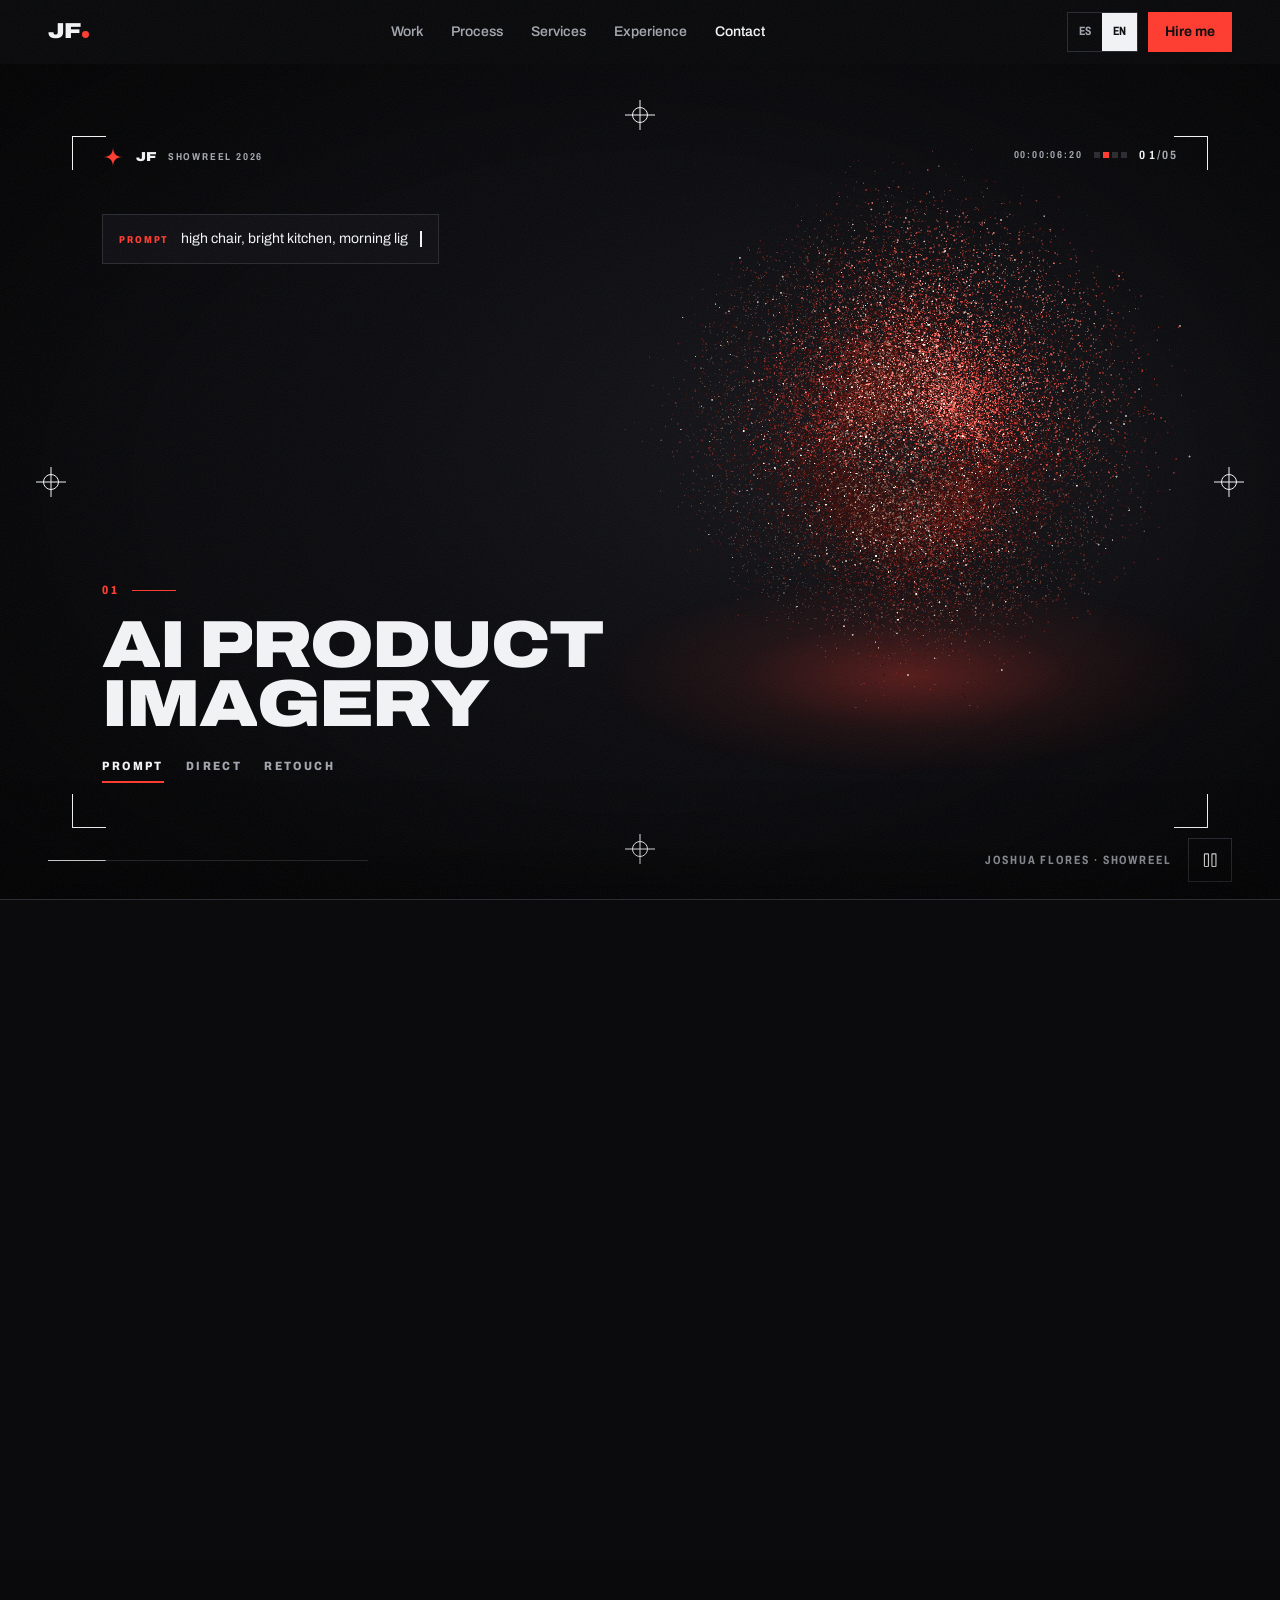
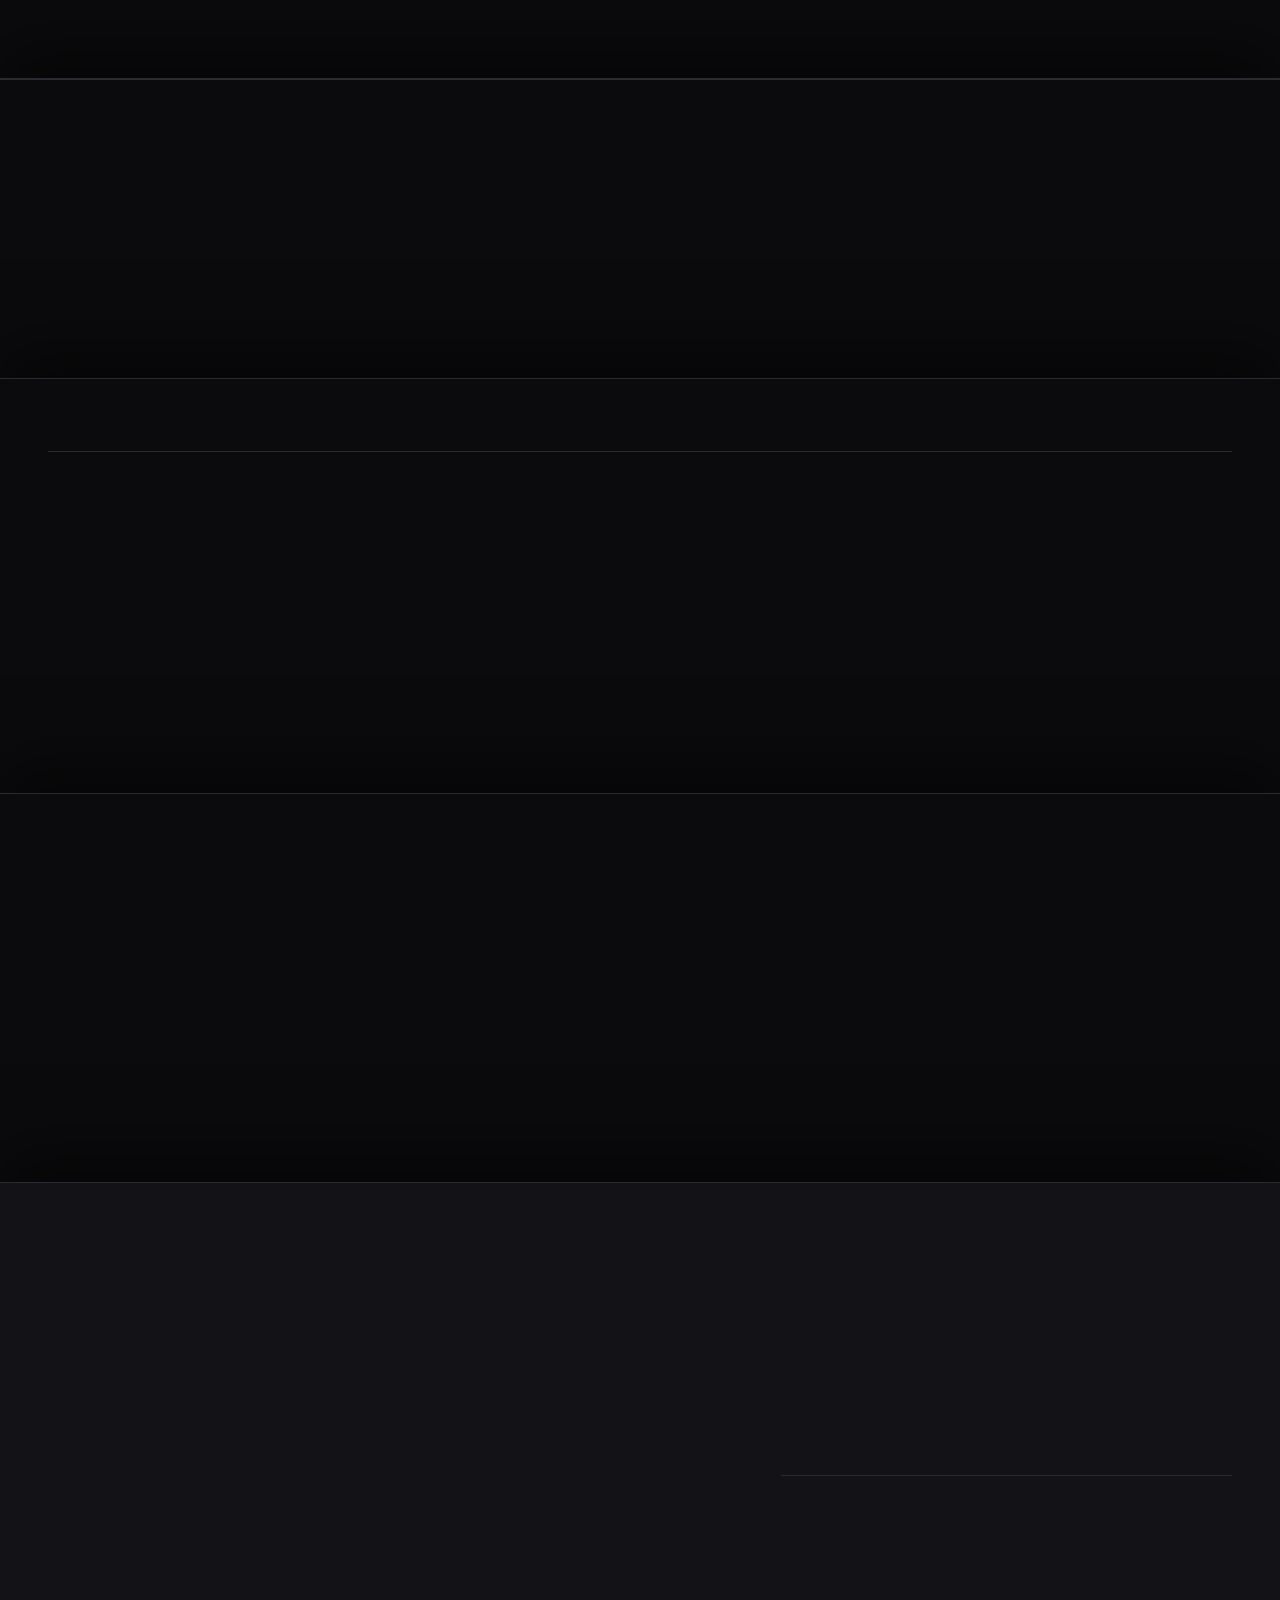
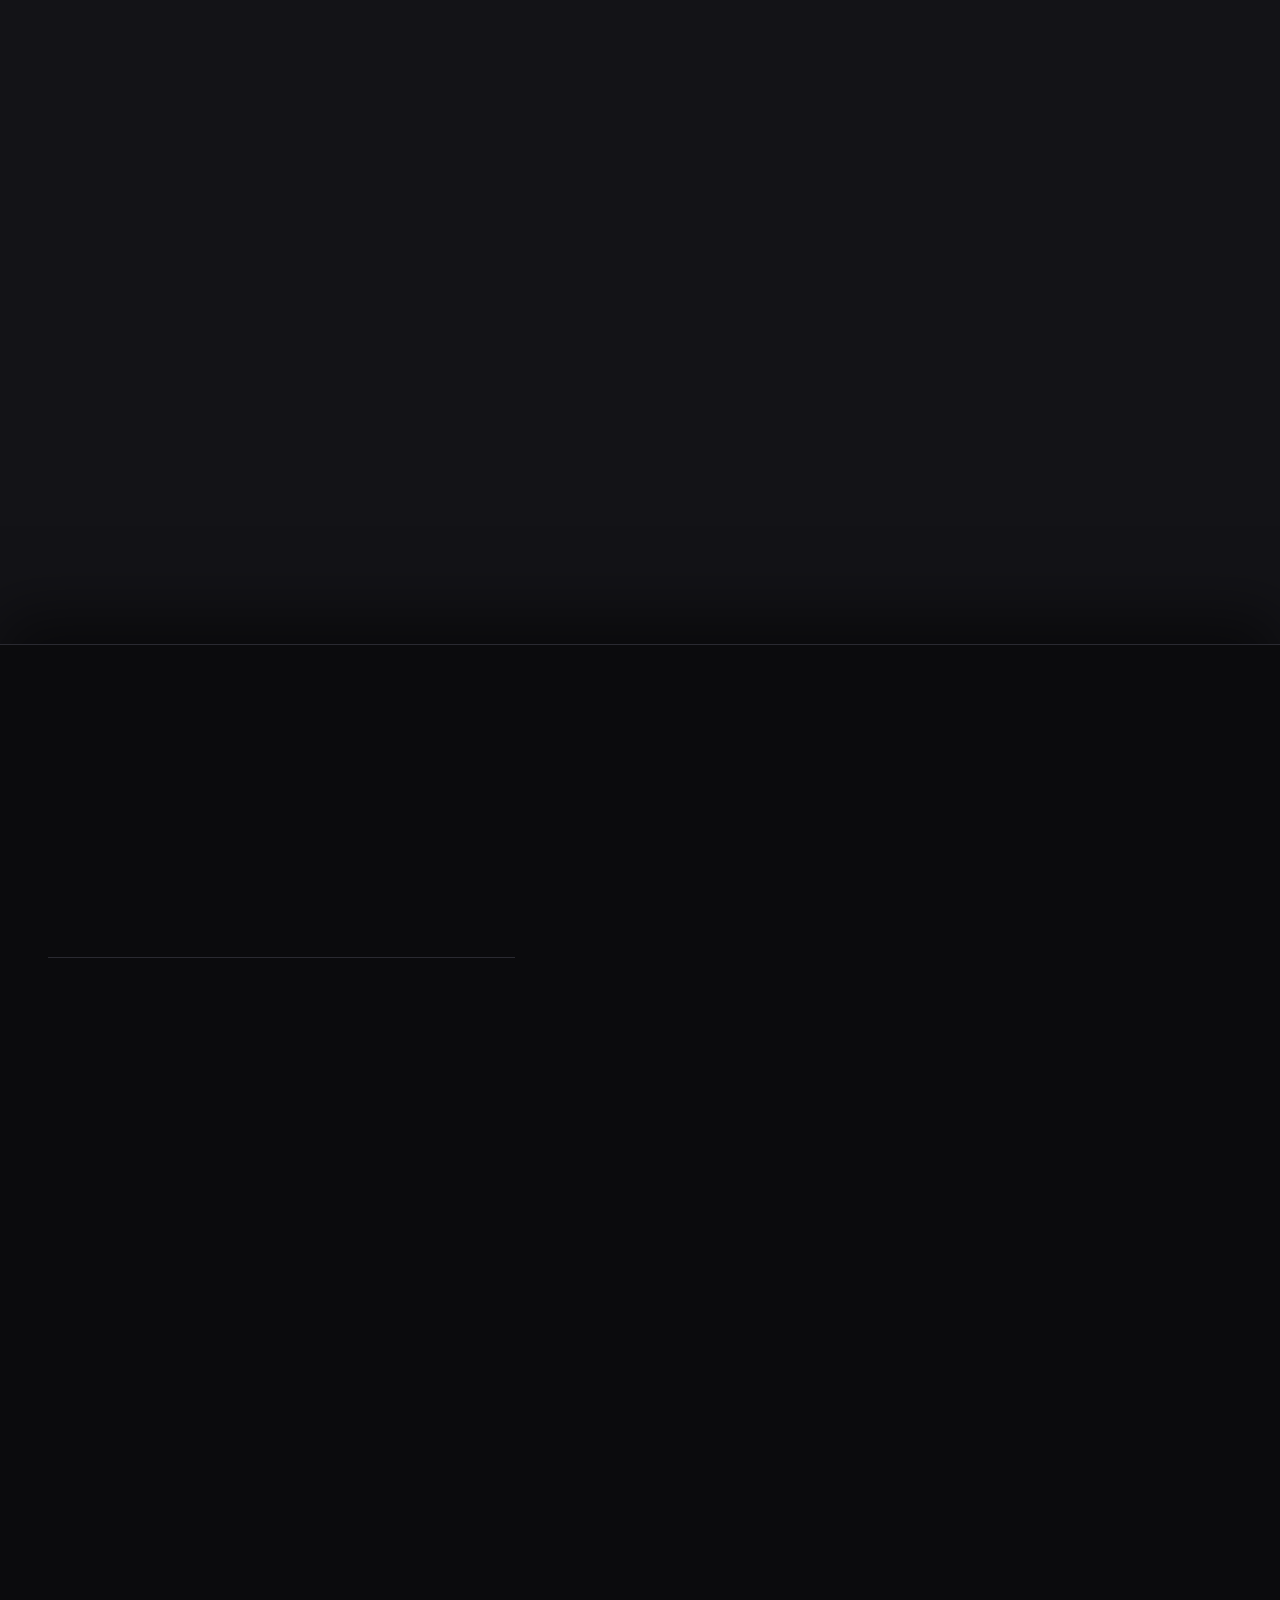
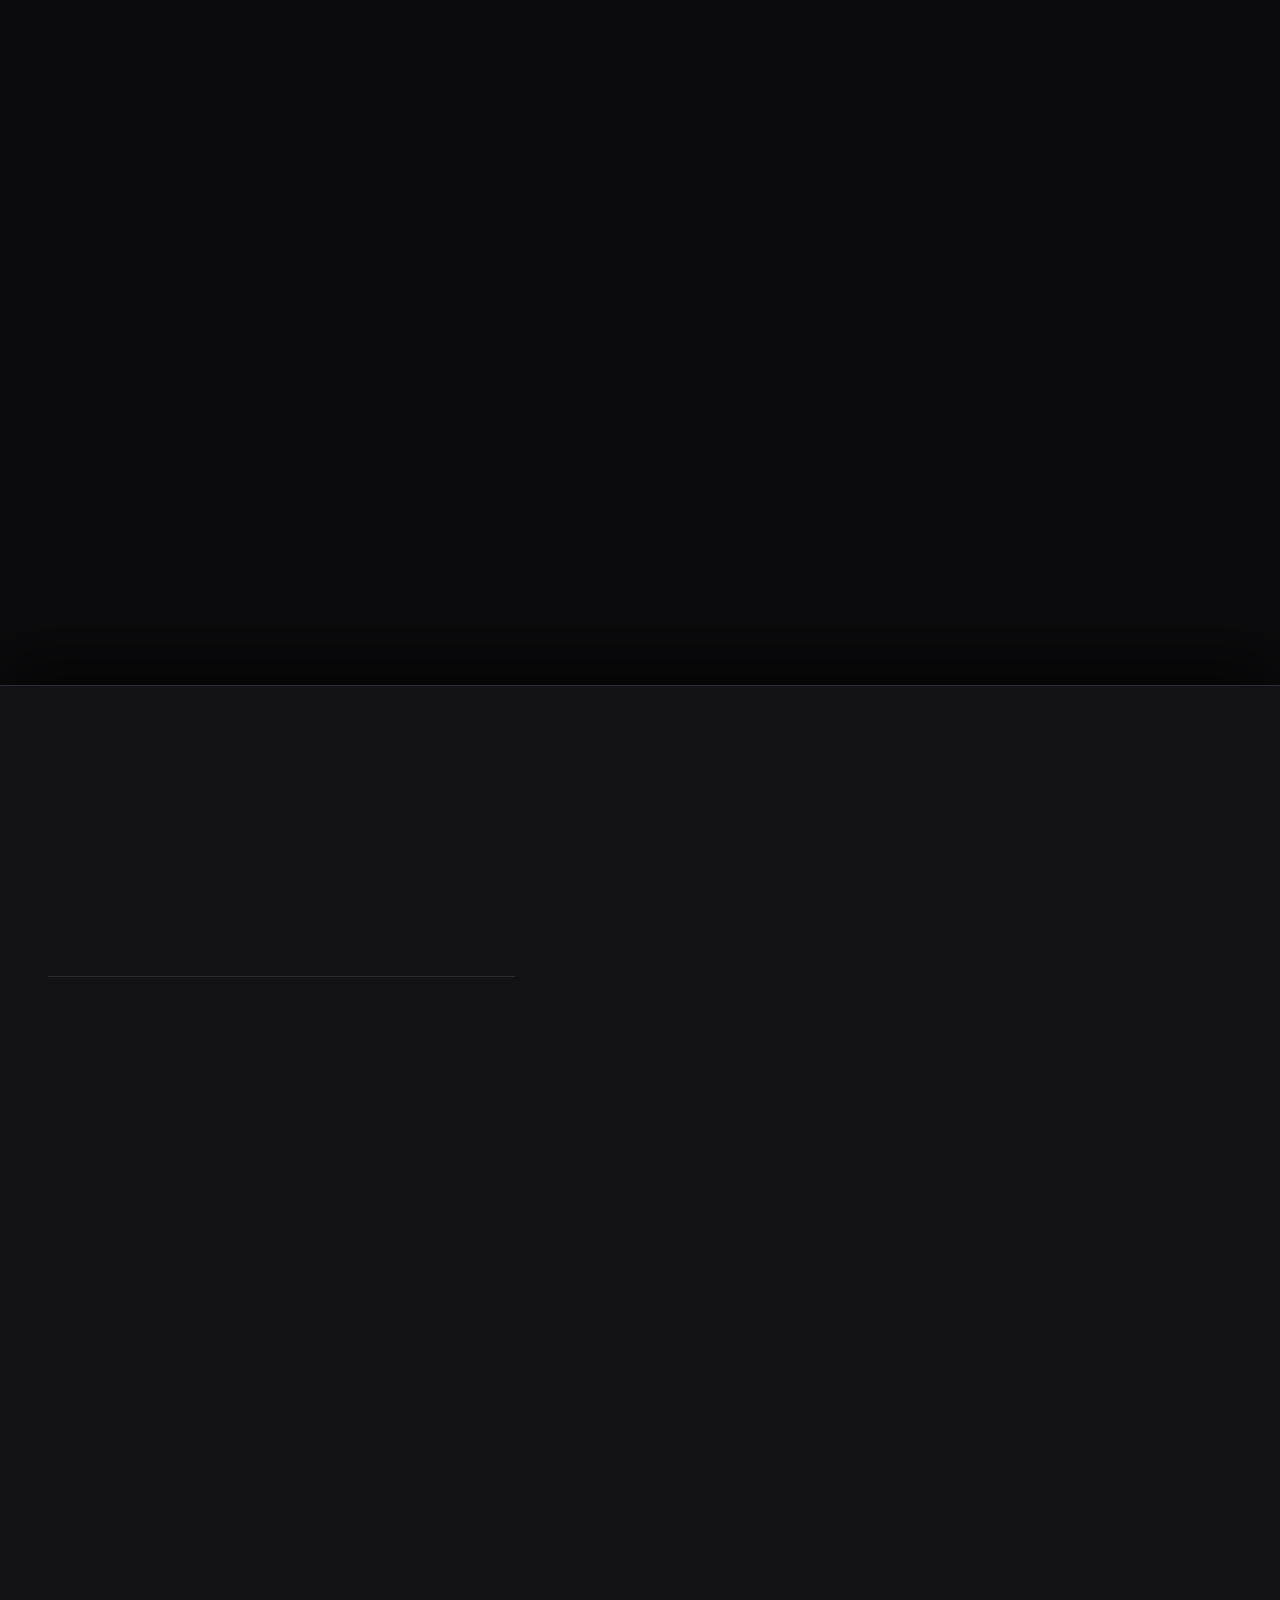
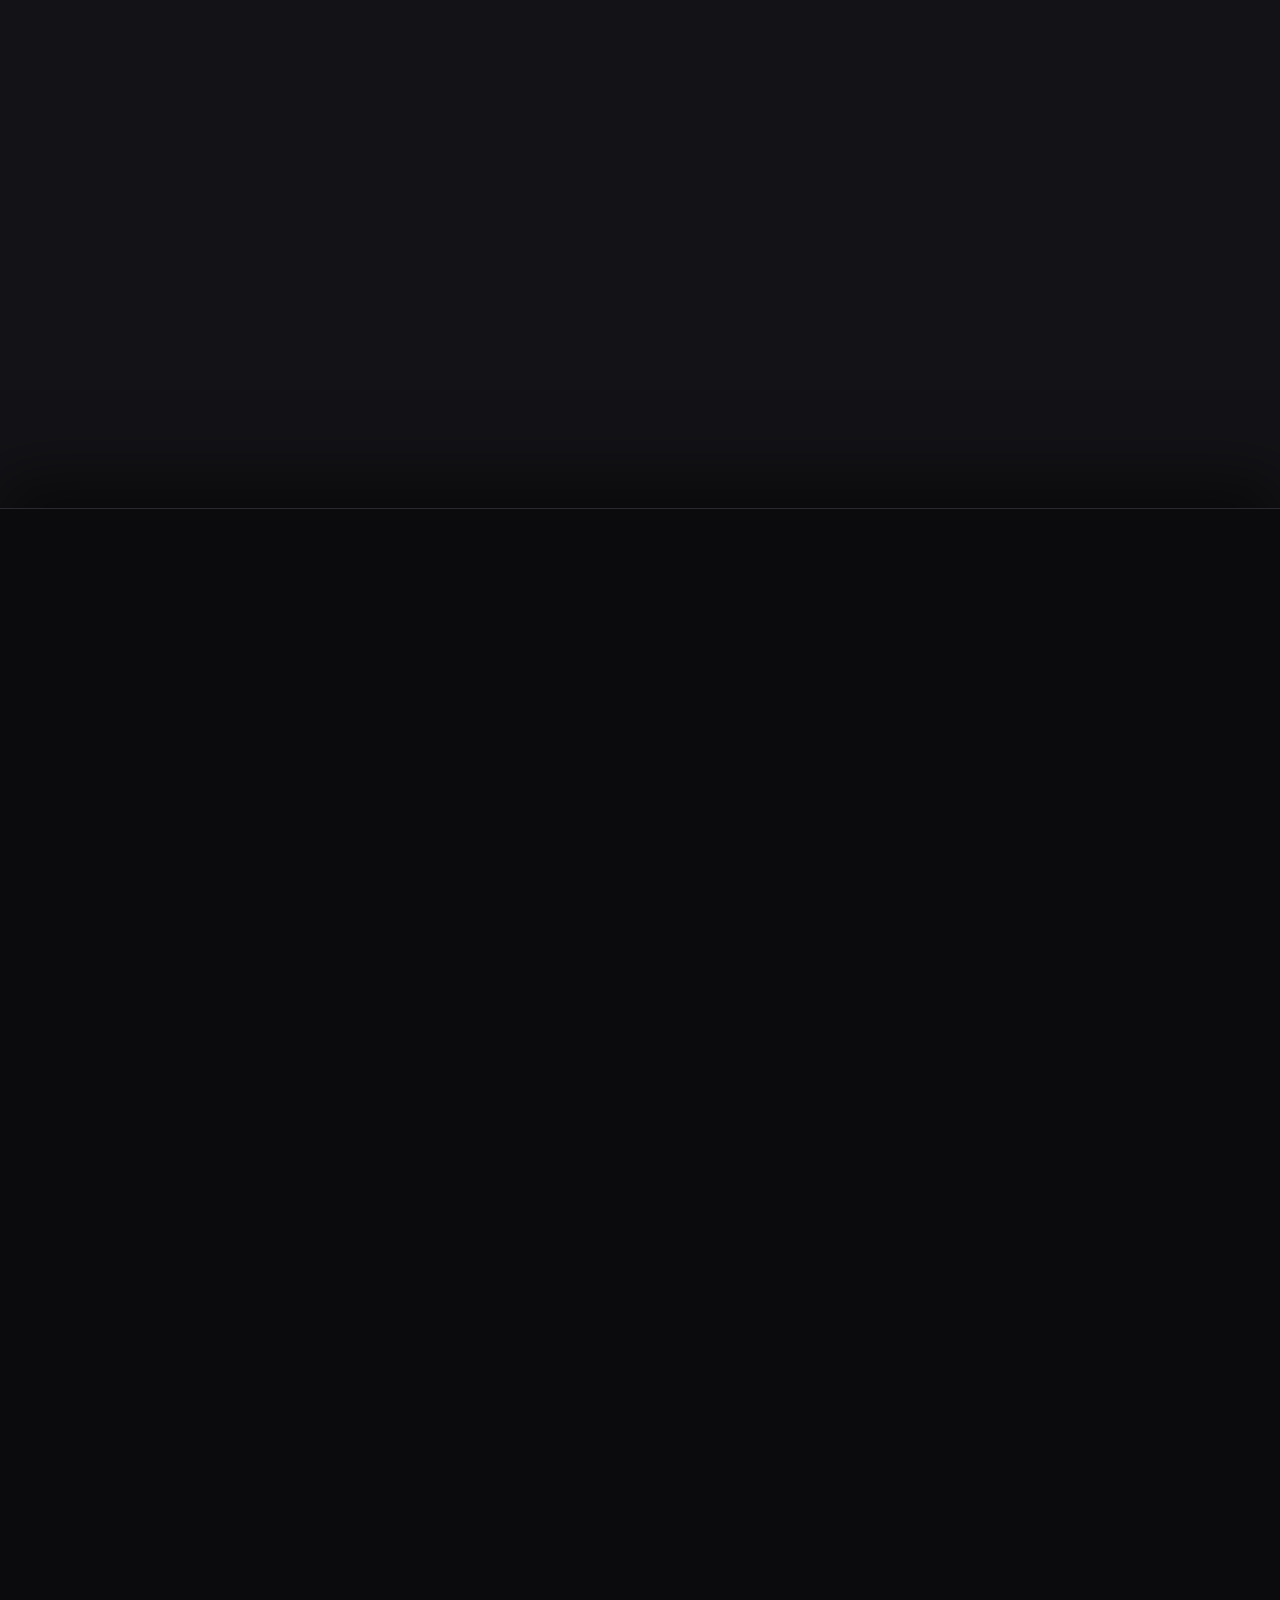
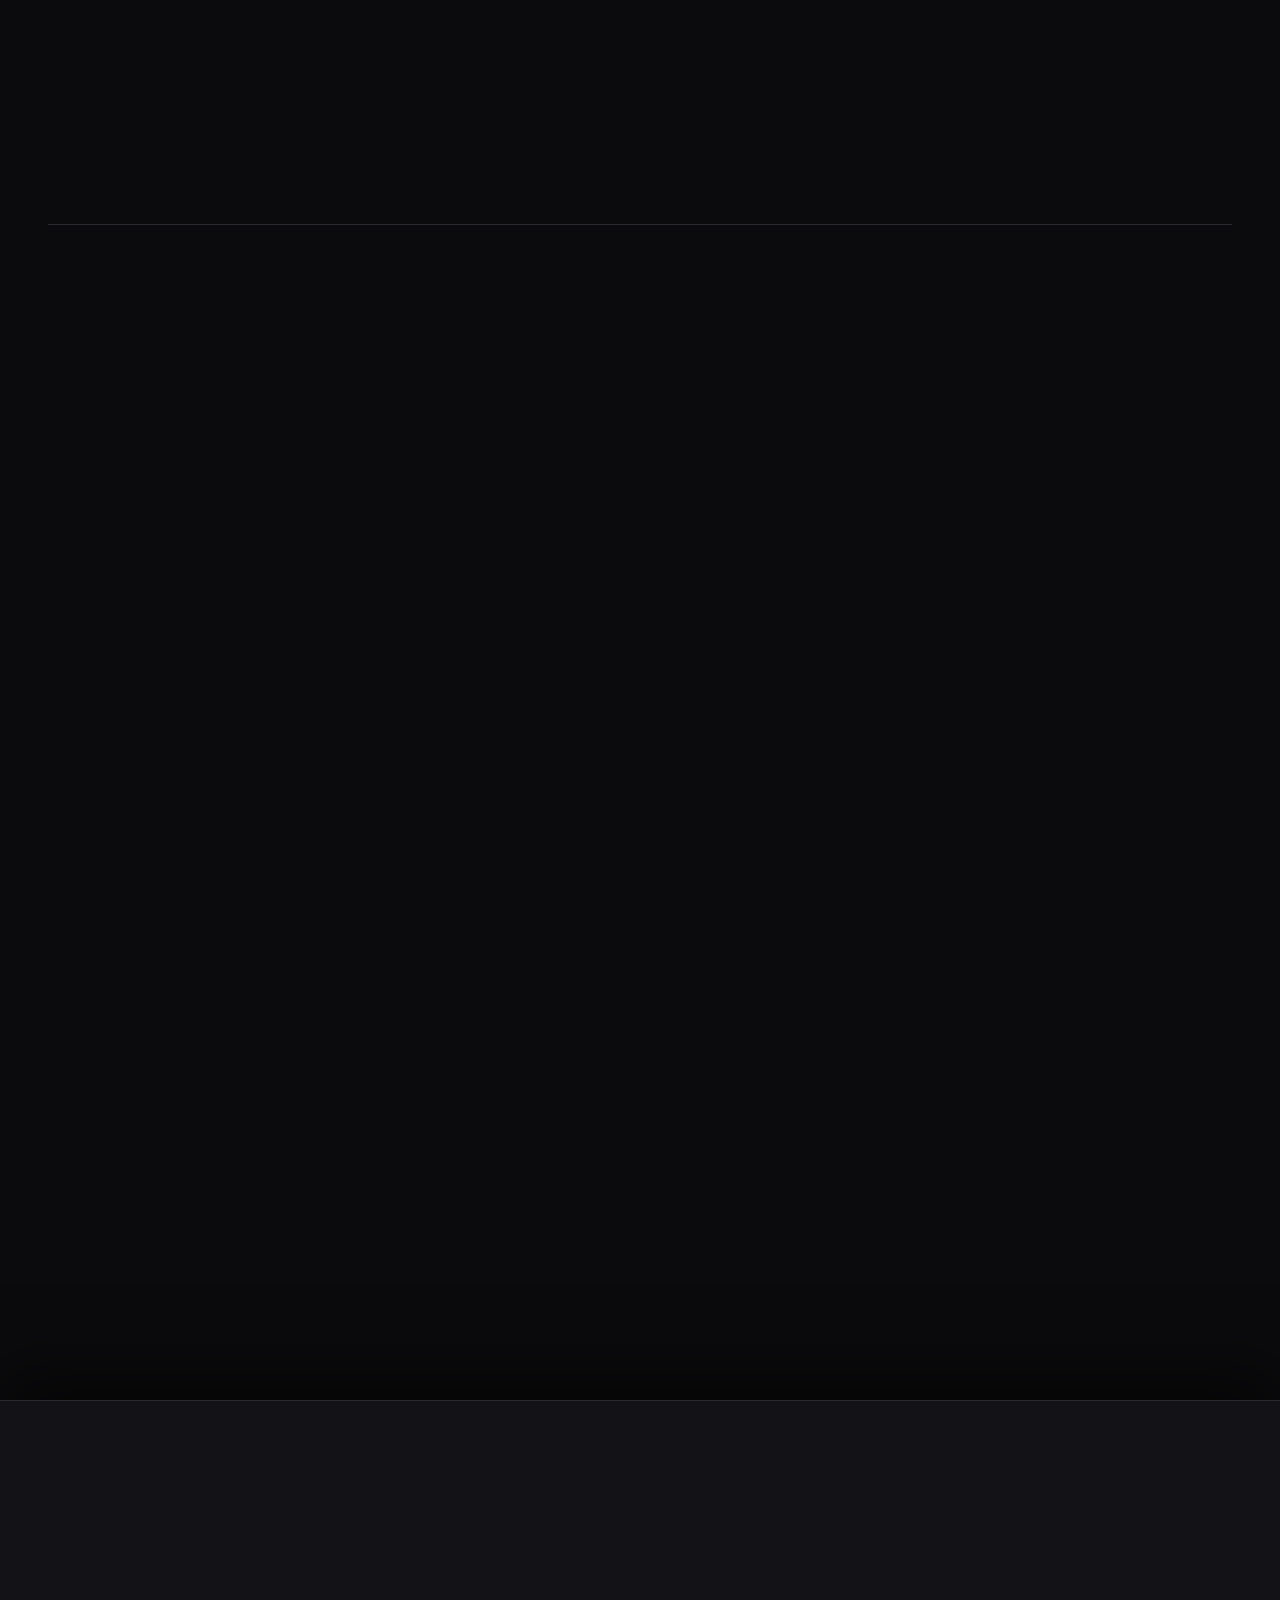
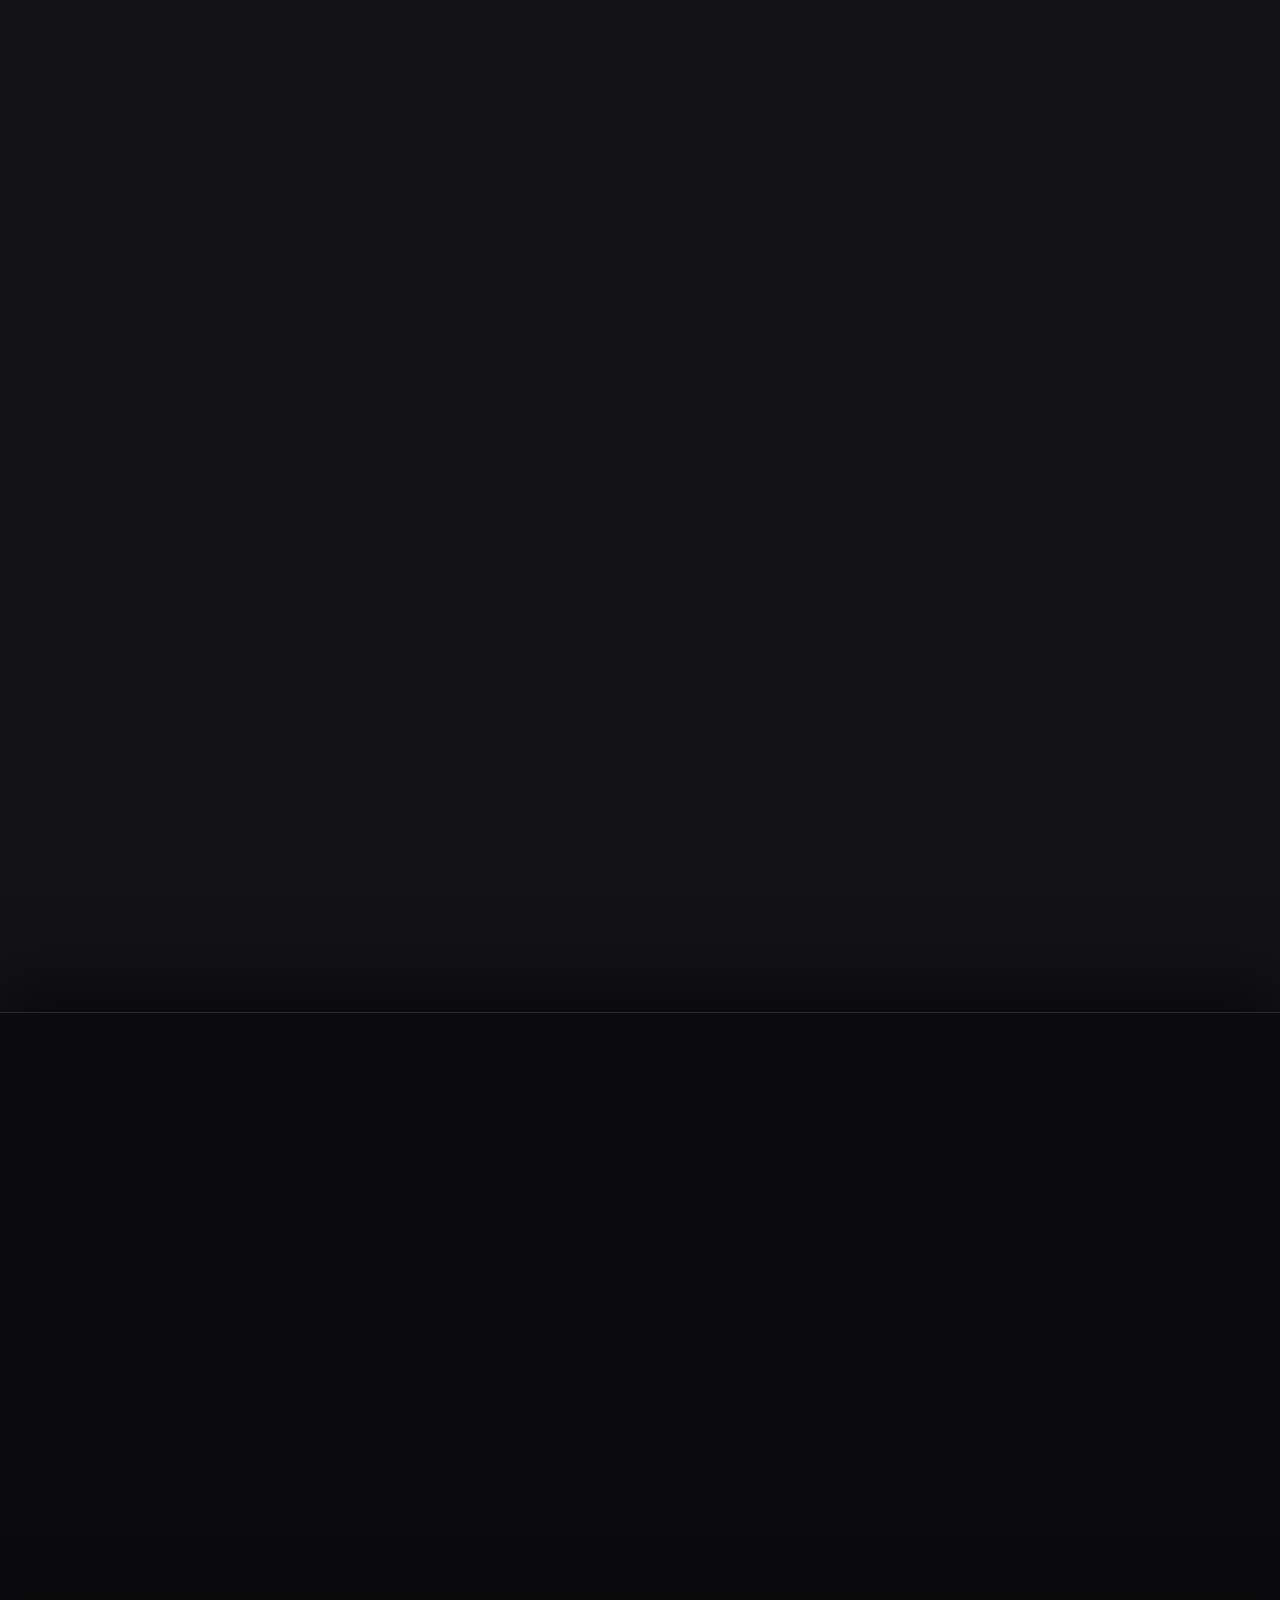
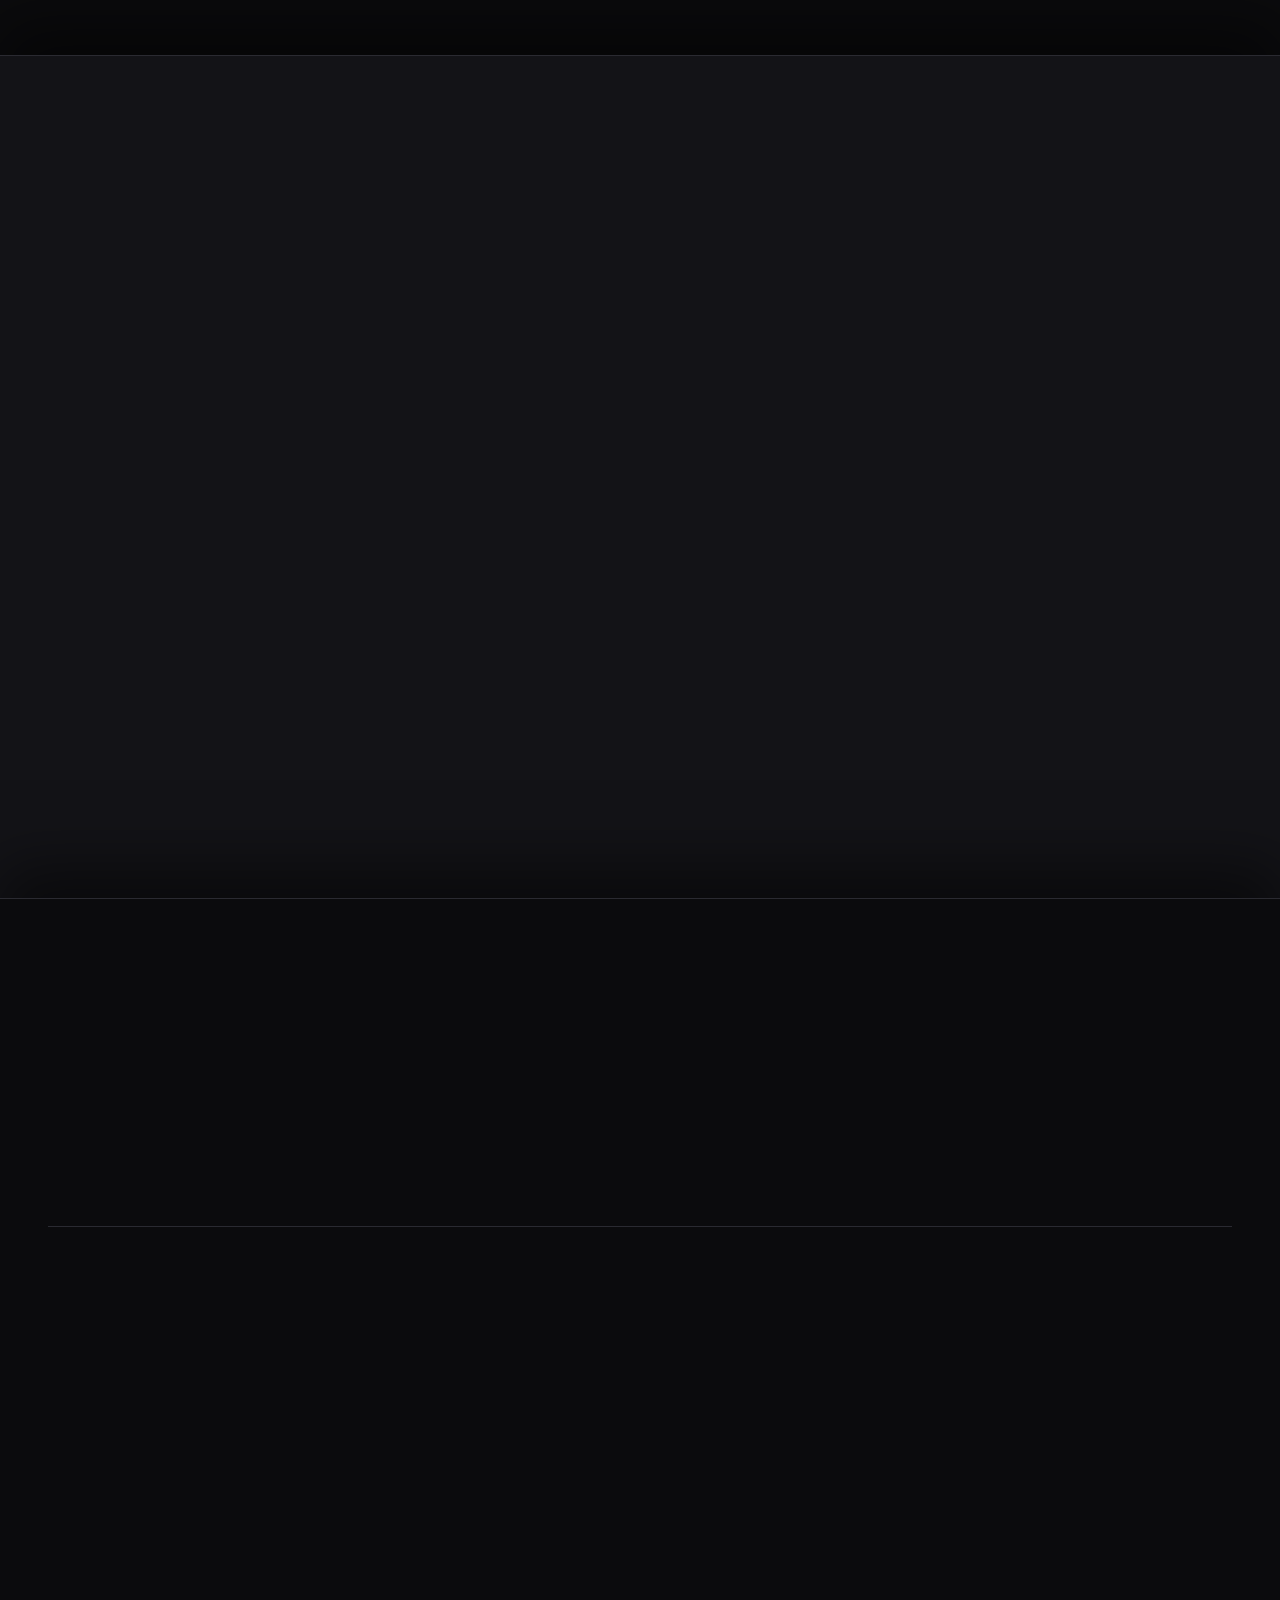
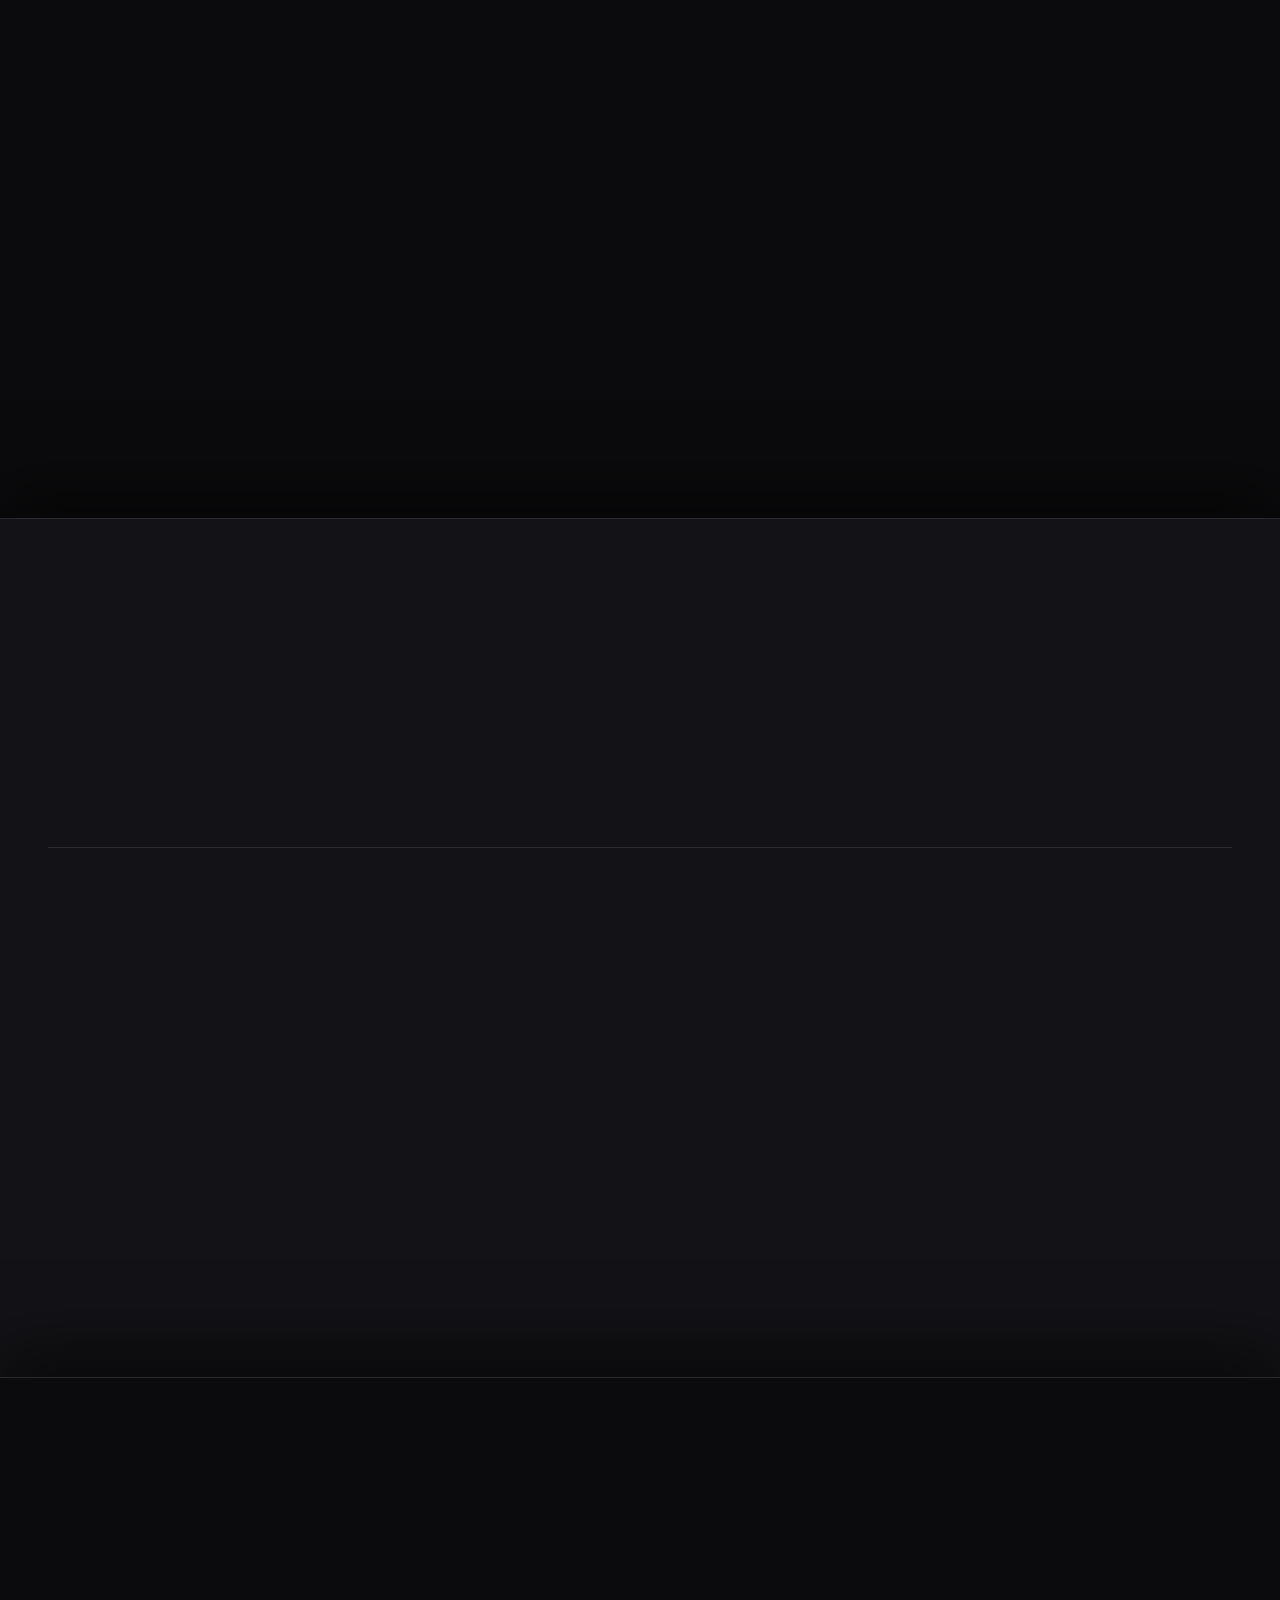
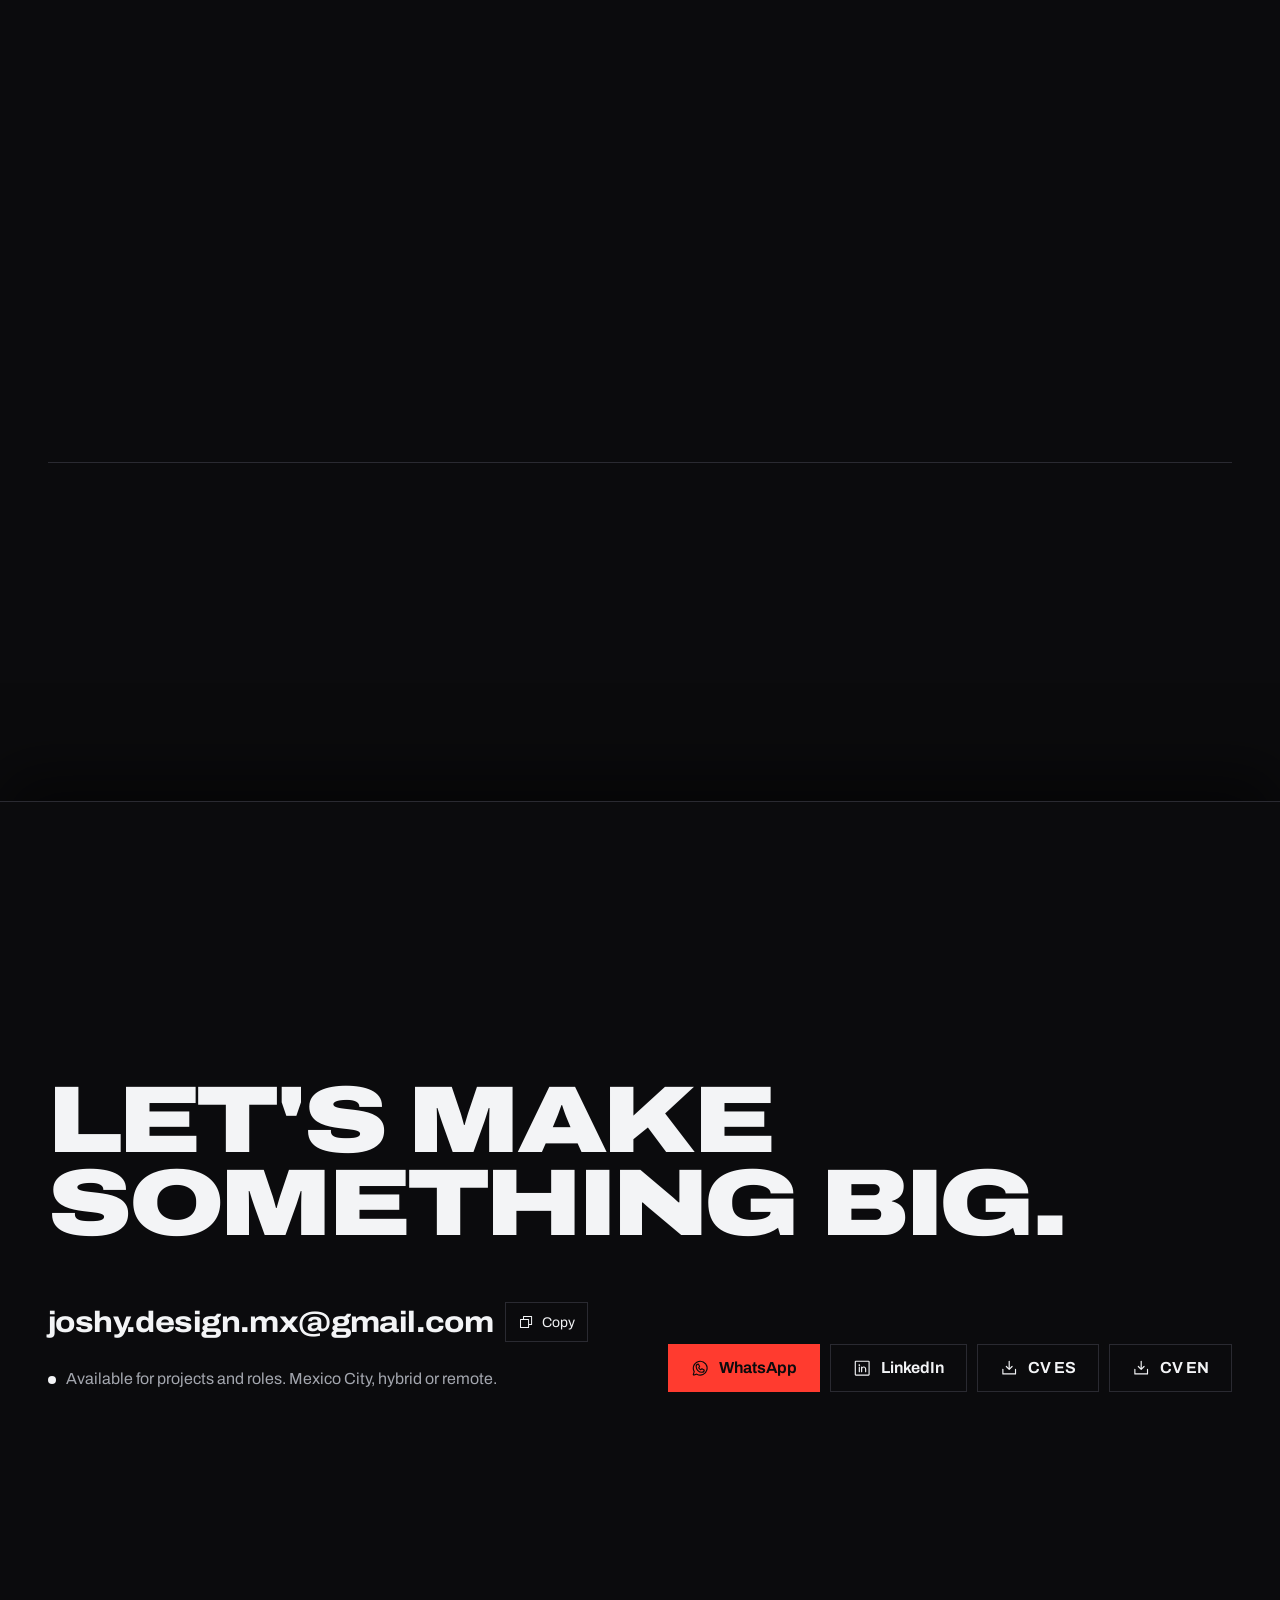
<file: index.html>
<!doctype html>
<html lang="es">
<head>
<meta charset="utf-8">
<meta name="viewport" content="width=device-width, initial-scale=1, viewport-fit=cover">
<title>Joshua Flores · Diseñador gráfico y multimedia</title>
<meta name="description" content="Diseñador gráfico y multimedia en Ciudad de México. E-commerce, imagen de producto con IA, gran formato para eventos como el Mundial FIFA 2026 y diseño web.">
<meta name="theme-color" content="#0B0B0D">
<link rel="canonical" href="https://jfstudio-mx.github.io/portfolio/">
<link rel="alternate" hreflang="es" href="https://jfstudio-mx.github.io/portfolio/">
<link rel="alternate" hreflang="en" href="https://jfstudio-mx.github.io/portfolio/?lang=en">
<meta property="og:type" content="website">
<meta property="og:title" content="Joshua Flores · Diseñador gráfico y multimedia">
<meta property="og:description" content="Diseño que funciona en una pantalla de 6 pulgadas y en una lona de 80 metros.">
<meta property="og:url" content="https://jfstudio-mx.github.io/portfolio/">
<meta property="og:image" content="https://jfstudio-mx.github.io/portfolio/assets/og.jpg">
<meta name="twitter:card" content="summary_large_image">
<link rel="icon" href="favicon.svg" type="image/svg+xml">
<link rel="preload" href="assets/fonts/archivo-var.woff2" as="font" type="font/woff2" crossorigin>
<link rel="stylesheet" href="css/styles.css?v=20261028c">
<link rel="stylesheet" href="css/reel.css?v=20261028c">
<script>
  // Antes del primer pintado: activa las apariciones (solo opacidad si el sistema pide menos movimiento).
  (function () {
    var d = document.documentElement;
    d.classList.add('js-motion');
    if (window.matchMedia('(prefers-reduced-motion: reduce)').matches) d.classList.add('rm');
  })();
</script>
<script type="application/ld+json">
{
  "@context": "https://schema.org",
  "@type": "Person",
  "name": "Joshua Flores",
  "jobTitle": "Diseñador gráfico y multimedia",
  "email": "mailto:joshy.design.mx@gmail.com",
  "telephone": "+52 55 2713 0635",
  "url": "https://jfstudio-mx.github.io/portfolio/",
  "address": { "@type": "PostalAddress", "addressLocality": "Ciudad de México", "addressCountry": "MX" },
  "sameAs": ["https://www.linkedin.com/in/joshuafloresmx/"],
  "alumniOf": "Universidad del Valle de México",
  "knowsLanguage": ["es", "en"]
}
</script>
</head>
<body>
<svg xmlns="http://www.w3.org/2000/svg" style="display:none"><symbol id="i-arrow-up-right" viewBox="0 0 256 256"><path d="M200,64V168a8,8,0,0,1-16,0V83.31L69.66,197.66a8,8,0,0,1-11.32-11.32L172.69,72H88a8,8,0,0,1,0-16H192A8,8,0,0,1,200,64Z"/></symbol><symbol id="i-arrow-right" viewBox="0 0 256 256"><path d="M221.66,133.66l-72,72a8,8,0,0,1-11.32-11.32L196.69,136H40a8,8,0,0,1,0-16H196.69L138.34,61.66a8,8,0,0,1,11.32-11.32l72,72A8,8,0,0,1,221.66,133.66Z"/></symbol><symbol id="i-arrow-down" viewBox="0 0 256 256"><path d="M205.66,149.66l-72,72a8,8,0,0,1-11.32,0l-72-72a8,8,0,0,1,11.32-11.32L120,196.69V40a8,8,0,0,1,16,0V196.69l58.34-58.35a8,8,0,0,1,11.32,11.32Z"/></symbol><symbol id="i-whatsapp-logo" viewBox="0 0 256 256"><path d="M187.58,144.84l-32-16a8,8,0,0,0-8,.5l-14.69,9.8a40.55,40.55,0,0,1-16-16l9.8-14.69a8,8,0,0,0,.5-8l-16-32A8,8,0,0,0,104,64a40,40,0,0,0-40,40,88.1,88.1,0,0,0,88,88,40,40,0,0,0,40-40A8,8,0,0,0,187.58,144.84ZM152,176a72.08,72.08,0,0,1-72-72A24,24,0,0,1,99.29,80.46l11.48,23L101,118a8,8,0,0,0-.73,7.51,56.47,56.47,0,0,0,30.15,30.15A8,8,0,0,0,138,155l14.61-9.74,23,11.48A24,24,0,0,1,152,176ZM128,24A104,104,0,0,0,36.18,176.88L24.83,210.93a16,16,0,0,0,20.24,20.24l34.05-11.35A104,104,0,1,0,128,24Zm0,192a87.87,87.87,0,0,1-44.06-11.81,8,8,0,0,0-6.54-.67L40,216,52.47,178.6a8,8,0,0,0-.66-6.54A88,88,0,1,1,128,216Z"/></symbol><symbol id="i-linkedin-logo" viewBox="0 0 256 256"><path d="M216,24H40A16,16,0,0,0,24,40V216a16,16,0,0,0,16,16H216a16,16,0,0,0,16-16V40A16,16,0,0,0,216,24Zm0,192H40V40H216V216ZM96,112v64a8,8,0,0,1-16,0V112a8,8,0,0,1,16,0Zm88,28v36a8,8,0,0,1-16,0V140a20,20,0,0,0-40,0v36a8,8,0,0,1-16,0V112a8,8,0,0,1,15.79-1.78A36,36,0,0,1,184,140ZM100,84A12,12,0,1,1,88,72,12,12,0,0,1,100,84Z"/></symbol><symbol id="i-envelope-simple" viewBox="0 0 256 256"><path d="M224,48H32a8,8,0,0,0-8,8V192a16,16,0,0,0,16,16H216a16,16,0,0,0,16-16V56A8,8,0,0,0,224,48ZM203.43,64,128,133.15,52.57,64ZM216,192H40V74.19l82.59,75.71a8,8,0,0,0,10.82,0L216,74.19V192Z"/></symbol><symbol id="i-download-simple" viewBox="0 0 256 256"><path d="M224,144v64a8,8,0,0,1-8,8H40a8,8,0,0,1-8-8V144a8,8,0,0,1,16,0v56H208V144a8,8,0,0,1,16,0Zm-101.66,5.66a8,8,0,0,0,11.32,0l40-40a8,8,0,0,0-11.32-11.32L136,124.69V32a8,8,0,0,0-16,0v92.69L93.66,98.34a8,8,0,0,0-11.32,11.32Z"/></symbol><symbol id="i-play" viewBox="0 0 256 256"><path d="M232.4,114.49,88.32,26.35a16,16,0,0,0-16.2-.3A15.86,15.86,0,0,0,64,39.87V216.13A15.94,15.94,0,0,0,80,232a16.07,16.07,0,0,0,8.36-2.35L232.4,141.51a15.81,15.81,0,0,0,0-27ZM80,215.94V40l143.83,88Z"/></symbol><symbol id="i-x" viewBox="0 0 256 256"><path d="M205.66,194.34a8,8,0,0,1-11.32,11.32L128,139.31,61.66,205.66a8,8,0,0,1-11.32-11.32L116.69,128,50.34,61.66A8,8,0,0,1,61.66,50.34L128,116.69l66.34-66.35a8,8,0,0,1,11.32,11.32L139.31,128Z"/></symbol><symbol id="i-caret-left" viewBox="0 0 256 256"><path d="M165.66,202.34a8,8,0,0,1-11.32,11.32l-80-80a8,8,0,0,1,0-11.32l80-80a8,8,0,0,1,11.32,11.32L91.31,128Z"/></symbol><symbol id="i-caret-right" viewBox="0 0 256 256"><path d="M181.66,133.66l-80,80a8,8,0,0,1-11.32-11.32L164.69,128,90.34,53.66a8,8,0,0,1,11.32-11.32l80,80A8,8,0,0,1,181.66,133.66Z"/></symbol><symbol id="i-copy" viewBox="0 0 256 256"><path d="M216,32H88a8,8,0,0,0-8,8V80H40a8,8,0,0,0-8,8V216a8,8,0,0,0,8,8H168a8,8,0,0,0,8-8V176h40a8,8,0,0,0,8-8V40A8,8,0,0,0,216,32ZM160,208H48V96H160Zm48-48H176V88a8,8,0,0,0-8-8H96V48H208Z"/></symbol><symbol id="i-check" viewBox="0 0 256 256"><path d="M229.66,77.66l-128,128a8,8,0,0,1-11.32,0l-56-56a8,8,0,0,1,11.32-11.32L96,188.69,218.34,66.34a8,8,0,0,1,11.32,11.32Z"/></symbol><symbol id="i-replay" viewBox="0 0 256 256"><path d="M224,128a96,96,0,0,1-94.71,96H128A95.38,95.38,0,0,1,62.1,197.8a8,8,0,0,1,11-11.63A80,80,0,1,0,71.43,71.39a3.07,3.07,0,0,1-.26.25L44.59,96H72a8,8,0,0,1,0,16H24a8,8,0,0,1-8-8V56a8,8,0,0,1,16,0V85.8L60.25,60A96,96,0,0,1,224,128Z"/></symbol><symbol id="i-pause" viewBox="0 0 256 256"><path d="M200,32H160a16,16,0,0,0-16,16V208a16,16,0,0,0,16,16h40a16,16,0,0,0,16-16V48A16,16,0,0,0,200,32Zm0,176H160V48h40ZM96,32H56A16,16,0,0,0,40,48V208a16,16,0,0,0,16,16H96a16,16,0,0,0,16-16V48A16,16,0,0,0,96,32Zm0,176H56V48H96Z"/></symbol><symbol id="l-sparkle" viewBox="0 0 256 256"><path d="M196.89,130.94,144.4,111.6,125.06,59.11a13.92,13.92,0,0,0-26.12,0L79.6,111.6,27.11,130.94a13.92,13.92,0,0,0,0,26.12L79.6,176.4l19.34,52.49a13.92,13.92,0,0,0,26.12,0L144.4,176.4l52.49-19.34a13.92,13.92,0,0,0,0-26.12Zm-4.15,14.86-55.08,20.3a6,6,0,0,0-3.56,3.56l-20.3,55.08a1.92,1.92,0,0,1-3.6,0L89.9,169.66a6,6,0,0,0-3.56-3.56L31.26,145.8a1.92,1.92,0,0,1,0-3.6l55.08-20.3a6,6,0,0,0,3.56-3.56l20.3-55.08a1.92,1.92,0,0,1,3.6,0l20.3,55.08a6,6,0,0,0,3.56,3.56l55.08,20.3a1.92,1.92,0,0,1,0,3.6ZM146,40a6,6,0,0,1,6-6h18V16a6,6,0,0,1,12,0V34h18a6,6,0,0,1,0,12H182V64a6,6,0,0,1-12,0V46H152A6,6,0,0,1,146,40ZM246,88a6,6,0,0,1-6,6H230v10a6,6,0,0,1-12,0V94H208a6,6,0,0,1,0-12h10V72a6,6,0,0,1,12,0V82h10A6,6,0,0,1,246,88Z"/></symbol><symbol id="l-image" viewBox="0 0 256 256"><path d="M216,42H40A14,14,0,0,0,26,56V200a14,14,0,0,0,14,14H216a14,14,0,0,0,14-14V56A14,14,0,0,0,216,42ZM40,54H216a2,2,0,0,1,2,2V163.57L188.53,134.1a14,14,0,0,0-19.8,0l-21.42,21.42L101.9,110.1a14,14,0,0,0-19.8,0L38,154.2V56A2,2,0,0,1,40,54ZM38,200V171.17l52.58-52.58a2,2,0,0,1,2.84,0L176.83,202H40A2,2,0,0,1,38,200Zm178,2H193.8l-38-38,21.41-21.42a2,2,0,0,1,2.83,0l38,38V200A2,2,0,0,1,216,202ZM146,100a10,10,0,1,1,10,10A10,10,0,0,1,146,100Z"/></symbol><symbol id="l-hand-pointing" viewBox="0 0 256 256"><path d="M196,90a25.87,25.87,0,0,0-14.59,4.49A26,26,0,0,0,142,78.1V44a26,26,0,0,0-52,0v87l-7.53-12.1a26,26,0,0,0-45,26.07l4.67,8.25c34,60,48.07,84.77,93.86,84.77a86.1,86.1,0,0,0,86-86V116A26,26,0,0,0,196,90Zm14,62a74.09,74.09,0,0,1-74,74c-38.8,0-50-19.83-83.42-78.69L47.89,139l0,0A14,14,0,0,1,53,119.88,13.87,13.87,0,0,1,60,118a14,14,0,0,1,12.15,7l.1.17,18.68,30A6,6,0,0,0,102,152V44a14,14,0,0,1,28,0v68a6,6,0,0,0,12,0V100a14,14,0,0,1,28,0v20a6,6,0,0,0,12,0v-4a14,14,0,0,1,28,0Z"/></symbol><symbol id="l-shield-check" viewBox="0 0 256 256"><path d="M208,42H48A14,14,0,0,0,34,56v56c0,51.94,25.12,83.4,46.2,100.64,22.73,18.6,45.27,24.89,46.22,25.15a6,6,0,0,0,3.16,0c.95-.26,23.49-6.55,46.22-25.15C196.88,195.4,222,163.94,222,112V56A14,14,0,0,0,208,42Zm2,70c0,37.76-13.94,68.39-41.44,91.06A131.17,131.17,0,0,1,128,225.72a130.94,130.94,0,0,1-40.56-22.66C59.94,180.39,46,149.76,46,112V56a2,2,0,0,1,2-2H208a2,2,0,0,1,2,2ZM172.24,99.76a6,6,0,0,1,0,8.48l-56,56a6,6,0,0,1-8.48,0l-24-24a6,6,0,0,1,8.48-8.48L112,151.51l51.76-51.75A6,6,0,0,1,172.24,99.76Z"/></symbol><symbol id="l-ruler" viewBox="0 0 256 256"><path d="M233.91,74.79,181.22,22.1a14,14,0,0,0-19.8,0L22.09,161.41a14,14,0,0,0,0,19.8L74.78,233.9a14,14,0,0,0,19.8,0L233.91,94.59A14,14,0,0,0,233.91,74.79ZM225.42,86.1,86.1,225.41h0a2,2,0,0,1-2.83,0L30.58,172.73a2,2,0,0,1,0-2.83L64,136.48l27.76,27.76a6,6,0,1,0,8.48-8.48L72.48,128,96,104.48l27.76,27.76a6,6,0,0,0,8.48-8.48L104.48,96,128,72.49l27.76,27.75a6,6,0,0,0,8.48-8.48L136.49,64,169.9,30.59a2,2,0,0,1,2.83,0l52.69,52.68A2,2,0,0,1,225.42,86.1Z"/></symbol><symbol id="l-storefront" viewBox="0 0 256 256"><path d="M26.22,94.41A6,6,0,0,0,26,96v16A38,38,0,0,0,42,143V216a6,6,0,0,0,6,6H208a6,6,0,0,0,6-6V143A38,38,0,0,0,230,112V96a5.91,5.91,0,0,0-.23-1.64L215.43,44.15A14.07,14.07,0,0,0,202,34H54A14.07,14.07,0,0,0,40.57,44.15Zm25.89-47A2,2,0,0,1,54,46H202a2,2,0,0,1,1.92,1.45L216.05,90H40ZM102,102h52v10a26,26,0,0,1-52,0Zm-64,0H90v10a26,26,0,0,1-38.18,23,6,6,0,0,0-1.65-1A26,26,0,0,1,38,112ZM202,210H54V148.66a38,38,0,0,0,42-16.21,37.95,37.95,0,0,0,64,0,38,38,0,0,0,42,16.21Zm3.83-76a6,6,0,0,0-1.65,1A26,26,0,0,1,166,112V102h52v10A26,26,0,0,1,205.83,134Z"/></symbol><symbol id="l-device-mobile" viewBox="0 0 256 256"><path d="M176,18H80A22,22,0,0,0,58,40V216a22,22,0,0,0,22,22h96a22,22,0,0,0,22-22V40A22,22,0,0,0,176,18ZM70,62H186V194H70ZM80,30h96a10,10,0,0,1,10,10V50H70V40A10,10,0,0,1,80,30Zm96,196H80a10,10,0,0,1-10-10V206H186v10A10,10,0,0,1,176,226Z"/></symbol><symbol id="l-envelope-simple" viewBox="0 0 256 256"><path d="M224,50H32a6,6,0,0,0-6,6V192a14,14,0,0,0,14,14H216a14,14,0,0,0,14-14V56A6,6,0,0,0,224,50ZM208.58,62,128,135.86,47.42,62ZM216,194H40a2,2,0,0,1-2-2V69.64l86,78.78a6,6,0,0,0,8.1,0L218,69.64V192A2,2,0,0,1,216,194Z"/></symbol><symbol id="l-megaphone" viewBox="0 0 256 256"><path d="M246,120a46.05,46.05,0,0,0-46-46H160.15c-2.58-.15-54.1-3.57-103.15-44.71A14,14,0,0,0,34,40V200a13.85,13.85,0,0,0,8.07,12.68A14.16,14.16,0,0,0,48,214a13.9,13.9,0,0,0,9-3.3c40-33.52,81.57-42,97-44.07v34a14,14,0,0,0,6.23,11.65l11,7.33a14,14,0,0,0,21.32-8.17l12.13-45.71A46.07,46.07,0,0,0,246,120ZM49.29,201.52A2,2,0,0,1,46,200V40a1.9,1.9,0,0,1,1.15-1.8A2.08,2.08,0,0,1,48,38a1.91,1.91,0,0,1,1.26.48c44,36.92,89,45.19,104.71,47v69C138.29,156.33,93.3,164.61,49.29,201.52Zm131.64,7a2,2,0,0,1-3.05,1.18l-11-7.33a2,2,0,0,1-.89-1.67V166h26.2ZM200,154H166V86h34a34,34,0,1,1,0,68Z"/></symbol><symbol id="l-printer" viewBox="0 0 256 256"><path d="M214.67,74H198V40a6,6,0,0,0-6-6H64a6,6,0,0,0-6,6V74H41.33C28.47,74,18,83.87,18,96v80a6,6,0,0,0,6,6H58v34a6,6,0,0,0,6,6H192a6,6,0,0,0,6-6V182h34a6,6,0,0,0,6-6V96C238,83.87,227.53,74,214.67,74ZM70,46H186V74H70ZM186,210H70V158H186Zm40-40H198V152a6,6,0,0,0-6-6H64a6,6,0,0,0-6,6v18H30V96c0-5.51,5.08-10,11.33-10H214.67C220.92,86,226,90.49,226,96Zm-28-54a10,10,0,1,1-10-10A10,10,0,0,1,198,116Z"/></symbol><symbol id="l-play" viewBox="0 0 256 256"><path d="M231.36,116.19,87.28,28.06a14,14,0,0,0-14.18-.27A13.69,13.69,0,0,0,66,39.87V216.13a13.69,13.69,0,0,0,7.1,12.08,14,14,0,0,0,14.18-.27l144.08-88.13a13.82,13.82,0,0,0,0-23.62Zm-6.26,13.38L81,217.7a2,2,0,0,1-2.06,0,1.78,1.78,0,0,1-1-1.61V39.87a1.78,1.78,0,0,1,1-1.61A2.06,2.06,0,0,1,80,38a2,2,0,0,1,1,.31L225.1,126.43a1.82,1.82,0,0,1,0,3.14Z"/></symbol><symbol id="l-cursor-click" viewBox="0 0 256 256"><path d="M90,24V16a6,6,0,0,1,12,0v8a6,6,0,0,1-12,0ZM16,102h8a6,6,0,0,0,0-12H16a6,6,0,0,0,0,12ZM125.32,37.37a6,6,0,0,0,8.05-2.69l8-16a6,6,0,0,0-10.74-5.37l-8,16A6,6,0,0,0,125.32,37.37Zm-96,85.26-16,8a6,6,0,0,0,5.36,10.74l16-8a6,6,0,1,0-5.36-10.74ZM217.9,185.41a14,14,0,0,1,0,19.8L205.21,217.9a14,14,0,0,1-19.8,0L134.1,166.59a2,2,0,0,0-3.21.54l-17.75,46.24a2.44,2.44,0,0,0-.1.24A13.85,13.85,0,0,1,100.26,222c-.23,0-.45,0-.68,0A13.85,13.85,0,0,1,87,212.38L34.7,52.3A14,14,0,0,1,52.3,34.7L212.38,87A14,14,0,0,1,213.61,113l-.24.09-46.25,17.76a2,2,0,0,0-.53,3.21Zm-8.49,8.49L158.1,142.59h0a14,14,0,0,1,4.32-22.74l.24-.1L208.91,102a2,2,0,0,0-.26-3.61L48.58,46.11a2.33,2.33,0,0,0-.65-.11,2,2,0,0,0-1.82,2.58L98.38,208.65a1.84,1.84,0,0,0,1.77,1.35,1.81,1.81,0,0,0,1.84-1.09l17.76-46.25.1-.24a14,14,0,0,1,22.74-4.32l51.31,51.31a2,2,0,0,0,2.83,0l12.68-12.68A2,2,0,0,0,209.41,193.9Z"/></symbol><symbol id="l-tag" viewBox="0 0 256 256"><path d="M241.91,137.42,142.59,38.1a13.94,13.94,0,0,0-9.9-4.1H40a6,6,0,0,0-6,6v92.69a13.94,13.94,0,0,0,4.1,9.9l99.32,99.32a14,14,0,0,0,19.8,0l84.69-84.69A14,14,0,0,0,241.91,137.42Zm-8.49,11.31-84.69,84.69a2,2,0,0,1-2.83,0L46.59,134.1a2,2,0,0,1-.59-1.41V46h86.69a2,2,0,0,1,1.41.59l99.32,99.31A2,2,0,0,1,233.42,148.73ZM94,84A10,10,0,1,1,84,74,10,10,0,0,1,94,84Z"/></symbol><symbol id="l-microsoft-excel-logo" viewBox="0 0 256 256"><path d="M200,26H72A14,14,0,0,0,58,40V66H40A14,14,0,0,0,26,80v96a14,14,0,0,0,14,14H58v26a14,14,0,0,0,14,14H200a14,14,0,0,0,14-14V40A14,14,0,0,0,200,26Zm-42,76h44v52H158Zm44-62V90H158V80a14,14,0,0,0-14-14h-2V38h58A2,2,0,0,1,202,40ZM70,40a2,2,0,0,1,2-2h58V66H70ZM38,176V80a2,2,0,0,1,2-2H144a2,2,0,0,1,2,2v96a2,2,0,0,1-2,2H40A2,2,0,0,1,38,176Zm32,40V190h60v28H72A2,2,0,0,1,70,216Zm130,2H142V190h2a14,14,0,0,0,14-14V166h44v50A2,2,0,0,1,200,218ZM67.39,148.16,84.19,128l-16.8-20.16a6,6,0,1,1,9.22-7.68L92,118.63l15.39-18.47a6,6,0,0,1,9.22,7.68L99.81,128l16.8,20.16a6,6,0,1,1-9.22,7.68L92,137.37,76.61,155.84a6,6,0,0,1-9.22-7.68Z"/></symbol><symbol id="l-copy" viewBox="0 0 256 256"><path d="M216,34H88a6,6,0,0,0-6,6V82H40a6,6,0,0,0-6,6V216a6,6,0,0,0,6,6H168a6,6,0,0,0,6-6V174h42a6,6,0,0,0,6-6V40A6,6,0,0,0,216,34ZM162,210H46V94H162Zm48-48H174V88a6,6,0,0,0-6-6H94V46H210Z"/></symbol><symbol id="l-clipboard-text" viewBox="0 0 256 256"><path d="M166,152a6,6,0,0,1-6,6H96a6,6,0,0,1,0-12h64A6,6,0,0,1,166,152Zm-6-38H96a6,6,0,0,0,0,12h64a6,6,0,0,0,0-12Zm54-66V216a14,14,0,0,1-14,14H56a14,14,0,0,1-14-14V48A14,14,0,0,1,56,34H93.17a45.91,45.91,0,0,1,69.66,0H200A14,14,0,0,1,214,48ZM94,64v2h68V64a34,34,0,0,0-68,0ZM202,48a2,2,0,0,0-2-2H170.33A45.77,45.77,0,0,1,174,64v8a6,6,0,0,1-6,6H88a6,6,0,0,1-6-6V64a45.77,45.77,0,0,1,3.67-18H56a2,2,0,0,0-2,2V216a2,2,0,0,0,2,2H200a2,2,0,0,0,2-2Z"/></symbol><symbol id="l-pen-nib" viewBox="0 0 256 256"><path d="M246,92.68a13.94,13.94,0,0,0-4.1-9.9L173.21,14.1a14,14,0,0,0-19.8,0L124.68,42.83,66.22,64.76a14,14,0,0,0-8.9,10.8L34.08,215A6,6,0,0,0,40,222a6.61,6.61,0,0,0,1-.08l139.44-23.24a14,14,0,0,0,10.81-8.9l21.92-58.46,28.74-28.74A13.92,13.92,0,0,0,246,92.68Zm-66,92.89a2,2,0,0,1-1.54,1.27L57.49,207l52.87-52.88a26,26,0,1,0-8.48-8.48L49,198.53l20.17-121A2,2,0,0,1,70.43,76l56.06-21L201,129.51ZM110,132a14,14,0,1,1,14,14A14,14,0,0,1,110,132ZM233.41,94.1,208,119.51,136.48,48,161.9,22.58a2,2,0,0,1,2.83,0l68.68,68.69a2,2,0,0,1,0,2.83Z"/></symbol><symbol id="l-eye" viewBox="0 0 256 256"><path d="M245.48,125.57c-.34-.78-8.66-19.23-27.24-37.81C201,70.54,171.38,50,128,50S55,70.54,37.76,87.76c-18.58,18.58-26.9,37-27.24,37.81a6,6,0,0,0,0,4.88c.34.77,8.66,19.22,27.24,37.8C55,185.47,84.62,206,128,206s73-20.53,90.24-37.75c18.58-18.58,26.9-37,27.24-37.8A6,6,0,0,0,245.48,125.57ZM128,194c-31.38,0-58.78-11.42-81.45-33.93A134.77,134.77,0,0,1,22.69,128,134.56,134.56,0,0,1,46.55,95.94C69.22,73.42,96.62,62,128,62s58.78,11.42,81.45,33.94A134.56,134.56,0,0,1,233.31,128C226.94,140.21,195,194,128,194Zm0-112a46,46,0,1,0,46,46A46.06,46.06,0,0,0,128,82Zm0,80a34,34,0,1,1,34-34A34,34,0,0,1,128,162Z"/></symbol><symbol id="l-image-square" viewBox="0 0 256 256"><path d="M208,34H48A14,14,0,0,0,34,48V208a14,14,0,0,0,14,14H208a14,14,0,0,0,14-14V48A14,14,0,0,0,208,34ZM46,208V48a2,2,0,0,1,2-2H208a2,2,0,0,1,2,2v82.2l-28.1-28.1a14,14,0,0,0-19.8,0L54.2,210H48A2,2,0,0,1,46,208Zm162,2H71.17l99.41-99.41a2,2,0,0,1,2.83,0L210,147.17V208A2,2,0,0,1,208,210ZM96,118A22,22,0,1,0,74,96,22,22,0,0,0,96,118Zm0-32A10,10,0,1,1,86,96,10,10,0,0,1,96,86Z"/></symbol><symbol id="l-code" viewBox="0 0 256 256"><path d="M67.84,92.61,25.37,128l42.47,35.39a6,6,0,1,1-7.68,9.22l-48-40a6,6,0,0,1,0-9.22l48-40a6,6,0,0,1,7.68,9.22Zm176,30.78-48-40a6,6,0,1,0-7.68,9.22L230.63,128l-42.47,35.39a6,6,0,1,0,7.68,9.22l48-40a6,6,0,0,0,0-9.22Zm-81.79-89A6,6,0,0,0,154.36,38l-64,176A6,6,0,0,0,94,221.64a6.15,6.15,0,0,0,2,.36,6,6,0,0,0,5.64-3.95l64-176A6,6,0,0,0,162.05,34.36Z"/></symbol><symbol id="l-user" viewBox="0 0 256 256"><path d="M229.19,213c-15.81-27.32-40.63-46.49-69.47-54.62a70,70,0,1,0-63.44,0C67.44,166.5,42.62,185.67,26.81,213a6,6,0,1,0,10.38,6C56.4,185.81,90.34,166,128,166s71.6,19.81,90.81,53a6,6,0,1,0,10.38-6ZM70,96a58,58,0,1,1,58,58A58.07,58.07,0,0,1,70,96Z"/></symbol><symbol id="l-check-circle" viewBox="0 0 256 256"><path d="M172.24,99.76a6,6,0,0,1,0,8.48l-56,56a6,6,0,0,1-8.48,0l-24-24a6,6,0,0,1,8.48-8.48L112,151.51l51.76-51.75A6,6,0,0,1,172.24,99.76ZM230,128A102,102,0,1,1,128,26,102.12,102.12,0,0,1,230,128Zm-12,0a90,90,0,1,0-90,90A90.1,90.1,0,0,0,218,128Z"/></symbol><symbol id="l-warning-circle" viewBox="0 0 256 256"><path d="M128,26A102,102,0,1,0,230,128,102.12,102.12,0,0,0,128,26Zm0,192a90,90,0,1,1,90-90A90.1,90.1,0,0,1,128,218Zm-6-82V80a6,6,0,0,1,12,0v56a6,6,0,0,1-12,0Zm16,36a10,10,0,1,1-10-10A10,10,0,0,1,138,172Z"/></symbol><symbol id="l-stack" viewBox="0 0 256 256"><path d="M229.18,173a6,6,0,0,1-2.16,8.2l-96,56a6,6,0,0,1-6,0l-96-56a6,6,0,0,1,6-10.36l93,54.23,93-54.23A6,6,0,0,1,229.18,173ZM221,122.82l-93,54.23L35,122.82a6,6,0,0,0-6,10.36l96,56a6,6,0,0,0,6,0l96-56a6,6,0,0,0-6-10.36ZM26,80a6,6,0,0,1,3-5.18l96-56a6,6,0,0,1,6,0l96,56a6,6,0,0,1,0,10.36l-96,56a6,6,0,0,1-6,0l-96-56A6,6,0,0,1,26,80Zm17.91,0L128,129.05,212.09,80,128,31Z"/></symbol><symbol id="l-calendar-blank" viewBox="0 0 256 256"><path d="M208,34H182V24a6,6,0,0,0-12,0V34H86V24a6,6,0,0,0-12,0V34H48A14,14,0,0,0,34,48V208a14,14,0,0,0,14,14H208a14,14,0,0,0,14-14V48A14,14,0,0,0,208,34ZM48,46H74V56a6,6,0,0,0,12,0V46h84V56a6,6,0,0,0,12,0V46h26a2,2,0,0,1,2,2V82H46V48A2,2,0,0,1,48,46ZM208,210H48a2,2,0,0,1-2-2V94H210V208A2,2,0,0,1,208,210Z"/></symbol><symbol id="l-soccer-ball" viewBox="0 0 256 256"><path d="M128,26A102,102,0,1,0,230,128,102.12,102.12,0,0,0,128,26Zm77.67,147.42H169.89L159.41,159l13.29-38.72,17-5.51,27.94,21.43A89.38,89.38,0,0,1,205.67,173.42Zm-119.56,0H50.33A89.38,89.38,0,0,1,38.38,136.2l27.94-21.43,17,5.51L96.59,159ZM51,81.42l7.24,24.41-20,15.34A89.47,89.47,0,0,1,51,81.42ZM107.56,154,95.15,117.86,128,95.28l32.85,22.58L148.44,154Zm90.19-48.17L205,81.42a89.47,89.47,0,0,1,12.75,39.75Zm-1.66-36.62L186,103.35l-17,5.53-35-24V67.16l30.9-21.24A90.3,90.3,0,0,1,196.09,69.21ZM150.92,41,128,56.72,105.08,41a90.22,90.22,0,0,1,45.84,0ZM91.11,45.91,122,67.16V84.84l-35,24-17-5.53L59.91,69.21A90.4,90.4,0,0,1,91.11,45.91ZM58.75,185.42H84.93l9.19,26A90.37,90.37,0,0,1,58.75,185.42Zm49.68,30.43L95.88,180.39,106.34,166h43.32l10.46,14.39-12.55,35.46a90.14,90.14,0,0,1-39.14,0Zm53.45-4.48,9.19-26h26.18A90.37,90.37,0,0,1,161.88,211.37Z"/></symbol><symbol id="i-instagram-logo" viewBox="0 0 256 256"><path d="M128,80a48,48,0,1,0,48,48A48.05,48.05,0,0,0,128,80Zm0,80a32,32,0,1,1,32-32A32,32,0,0,1,128,160ZM176,24H80A56.06,56.06,0,0,0,24,80v96a56.06,56.06,0,0,0,56,56h96a56.06,56.06,0,0,0,56-56V80A56.06,56.06,0,0,0,176,24Zm40,152a40,40,0,0,1-40,40H80a40,40,0,0,1-40-40V80A40,40,0,0,1,80,40h96a40,40,0,0,1,40,40ZM192,76a12,12,0,1,1-12-12A12,12,0,0,1,192,76Z"/></symbol><symbol id="l-globe" viewBox="0 0 256 256"><path d="M128,26A102,102,0,1,0,230,128,102.12,102.12,0,0,0,128,26Zm81.57,64H169.19a132.58,132.58,0,0,0-25.73-50.67A90.29,90.29,0,0,1,209.57,90ZM218,128a89.7,89.7,0,0,1-3.83,26H171.81a155.43,155.43,0,0,0,0-52h42.36A89.7,89.7,0,0,1,218,128Zm-90,87.83a110,110,0,0,1-15.19-19.45A124.24,124.24,0,0,1,99.35,166h57.3a124.24,124.24,0,0,1-13.46,30.38A110,110,0,0,1,128,215.83ZM96.45,154a139.18,139.18,0,0,1,0-52h63.1a139.18,139.18,0,0,1,0,52ZM38,128a89.7,89.7,0,0,1,3.83-26H84.19a155.43,155.43,0,0,0,0,52H41.83A89.7,89.7,0,0,1,38,128Zm90-87.83a110,110,0,0,1,15.19,19.45A124.24,124.24,0,0,1,156.65,90H99.35a124.24,124.24,0,0,1,13.46-30.38A110,110,0,0,1,128,40.17Zm-15.46-.84A132.58,132.58,0,0,0,86.81,90H46.43A90.29,90.29,0,0,1,112.54,39.33ZM46.43,166H86.81a132.58,132.58,0,0,0,25.73,50.67A90.29,90.29,0,0,1,46.43,166Zm97,50.67A132.58,132.58,0,0,0,169.19,166h40.38A90.29,90.29,0,0,1,143.46,216.67Z"/></symbol><symbol id="i-list" viewBox="0 0 256 256"><path d="M224,128a8,8,0,0,1-8,8H40a8,8,0,0,1,0-16H216A8,8,0,0,1,224,128ZM40,72H216a8,8,0,0,0,0-16H40a8,8,0,0,0,0,16ZM216,184H40a8,8,0,0,0,0,16H216a8,8,0,0,0,0-16Z"/></symbol></svg>

<a class="skip-link" href="#main" data-en="Skip to content">Saltar al contenido</a>
<div class="grain" aria-hidden="true"></div>

<!-- ============ NAV ============ -->
<header class="nav" id="nav">
  <div class="wrap nav__inner">
    <a href="#trailer" class="logo" aria-label="Joshua Flores, inicio" data-en-aria-label="Joshua Flores, home">JF<span class="logo__dot"></span></a>
    <nav class="nav__links" aria-label="Principal" data-en-aria-label="Main">
      <a href="#trabajo" data-en="Work">Trabajo</a>
      <a href="#proceso" data-en="Process">Proceso</a>
      <a href="#servicios" data-en="Services">Servicios</a>
      <a href="#experiencia" data-en="Experience">Experiencia</a>
      <a href="#contacto" data-en="Contact">Contacto</a>
    </nav>
    <div class="nav__right">
      <div class="lang" role="group" aria-label="Idioma" data-en-aria-label="Language">
        <button type="button" data-lang="es" aria-pressed="true">ES</button>
        <button type="button" data-lang="en" aria-pressed="false">EN</button>
      </div>
      <a href="#contacto" class="btn btn--primary btn--sm" data-en="Hire me">Contratar</a>
      <button class="menu-btn" type="button" id="menuBtn" aria-expanded="false" aria-controls="menu" aria-label="Abrir menú" data-en-aria-label="Open menu"><svg class="icon" aria-hidden="true"><use href="#i-list"/></svg></button>
    </div>
  </div>
</header>

<div class="menu" id="menu" aria-hidden="true">
  <button class="menu__close" type="button" id="menuClose" aria-label="Cerrar menú" data-en-aria-label="Close menu"><svg class="icon" aria-hidden="true"><use href="#i-x"/></svg></button>
  <nav class="menu__links" aria-label="Móvil" data-en-aria-label="Mobile">
    <a href="#trabajo" data-en="Work">Trabajo</a>
    <a href="#video" data-en="Video">Video</a>
    <a href="#proceso" data-en="Process">Proceso</a>
    <a href="#servicios" data-en="Services">Servicios</a>
    <a href="#experiencia" data-en="Experience">Experiencia</a>
    <a href="#contacto" data-en="Contact">Contacto</a>
  </nav>
  <a href="#contacto" class="btn btn--primary" data-en="Hire me">Contratar</a>
</div>

<main id="main">

<!-- ============ SHOWREEL ============ -->
<section class="trailer" id="trailer" aria-labelledby="reelTitle">
<h2 class="sr-only" id="reelTitle">Showreel</h2>
<p class="sr-only" data-en="Animated showreel: one designer, every format. AI product imagery, campaigns and e-commerce, large format and events, video and motion, and web design.">Showreel animado: un diseñador, todos los formatos. Imagen de producto con IA, campañas y e-commerce, gran formato y eventos, video y motion, y diseño web.</p>
<div class="showreel" id="reel">
  <div class="reel__glow" aria-hidden="true"></div>
  <canvas class="reel__gl" aria-hidden="true"></canvas>
  <div class="reel__obj2d" aria-hidden="true"></div>
  <div class="reel__vig" aria-hidden="true"></div>

  <div class="reel__hud" aria-hidden="true">
    <div class="intro__grid"></div>
    <div class="intro__frame">
      <span class="crop__m crop__m--tl"></span><span class="crop__m crop__m--tr"></span>
      <span class="crop__m crop__m--bl"></span><span class="crop__m crop__m--br"></span>
    </div>
    <span class="reg intro__reg intro__reg--t"><i></i></span>
    <span class="reg intro__reg intro__reg--b"><i></i></span>
    <span class="reg intro__reg intro__reg--l"><i></i></span>
    <span class="reg intro__reg intro__reg--r"><i></i></span>
    <div class="hud hud--tl">
      <svg class="hud__icon" viewBox="0 0 100 100"><path id="reelIcon" d="M50,36 C57.73,36 64,42.27 64,50 C64,57.73 57.73,64 50,64 C42.27,64 36,57.73 36,50 C36,42.27 42.27,36 50,36 Z"/></svg>
      <span class="hud__k">JF</span><span class="hud__t">Showreel 2026</span>
    </div>
    <div class="hud hud--tr">
      <span class="hud__tc" data-r="tc">00:00:00:00</span>
      <span class="hud__seq" data-r="seq"><i></i><i></i><i></i><i></i></span>
      <span class="hud__idx"><span class="flap" data-r="idx"></span><span class="hud__of">/05</span></span>
    </div>
  </div>

  <div class="reel__layer" aria-hidden="true">
    <!-- Gancho -->
    <div class="k-tiny" data-r="tiny">
      <svg viewBox="0 0 230 84" preserveAspectRatio="none"><polyline points="14,70 50,24 228,24"/></svg>
      <span class="k-tiny__t">6-INCH SCREEN</span>
    </div>
    <div class="ks" data-r="s0">
      <p class="ks__title kt"><span class="kl">One designer.</span><span class="kl">Every format.</span></p>
    </div>

    <!-- 01 · IA -->
    <div class="ks" data-r="s1">
      <p class="ks__num">01<i></i></p>
      <p class="ks__title kt"><span class="kl">AI product</span><span class="kl">imagery</span></p>
      <p class="ks__verbs"><span>Prompt</span><span>Direct</span><span>Retouch</span></p>
    </div>
    <div class="k-box" data-r="prompt"><span class="k-box__k">Prompt</span><span class="k-type">high chair, bright kitchen, morning light</span><i class="k-caret"></i></div>
    <div class="k-anc k-pulse" data-r="pulse"><i></i><i></i></div>
    <div class="k-anc k-tag-a" data-r="tag"><span class="k-tag"><svg class="tv-ico"><use href="#l-image"/></svg>Lifestyle</span></div>
    <div class="k-anc k-tag-a" data-r="tag"><span class="k-tag"><svg class="tv-ico"><use href="#l-hand-pointing"/></svg>Features</span></div>
    <div class="k-anc k-tag-a" data-r="tag"><span class="k-tag"><svg class="tv-ico"><use href="#l-shield-check"/></svg>Safety</span></div>
    <div class="k-anc k-tag-a" data-r="tag"><span class="k-tag"><svg class="tv-ico"><use href="#l-ruler"/></svg>Dimensions</span></div>

    <!-- 02 · E-commerce -->
    <div class="ks" data-r="s2">
      <p class="ks__num">02<i></i></p>
      <p class="ks__title kt"><span class="kl">Campaigns &amp;</span><span class="kl">E-commerce</span></p>
      <p class="ks__verbs"><span>Shoot</span><span>Design</span><span>Adapt</span></p>
    </div>
    <div class="k-stat" data-r="stat2"><span class="k-stat__n"><span class="odo" data-odo="100"></span>+</span><span class="k-stat__u">SKUs</span></div>
    <div class="k-anc k-chip" data-r="chip"><div class="k-c"><span><svg class="tv-ico"><use href="#l-check-circle"/></svg>Added to cart</span></div></div>
    <div class="k-side" data-r="fmt">
      <span class="k-side__l">Format</span>
      <span class="flap k-fmt" data-r="fmtflap"></span>
      <span class="k-roll"><span class="k-roll__in" data-r="roll"><i>Feed</i><i>Banner</i><i>Story</i></span></span>
    </div>

    <!-- 03 · Gran formato -->
    <div class="ks" data-r="s3">
      <p class="ks__num">03<i></i></p>
      <p class="ks__title kt"><span class="kl">Large format</span><span class="kl">&amp; events</span></p>
      <p class="ks__verbs"><span>Prepress</span><span>QA</span><span>On site</span></p>
    </div>
    <div class="k-measure" data-r="measure">
      <svg viewBox="0 0 1000 22" preserveAspectRatio="none"><path class="k-measure__l" d="M0 11H1000"/><path class="k-measure__t" d="M0 0V22M100 6V16M200 6V16M300 6V16M400 6V16M500 3V19M600 6V16M700 6V16M800 6V16M900 6V16M1000 0V22"/></svg>
      <span class="k-measure__n"><span class="odo" data-odo="80"></span>M</span>
    </div>
    <div class="k-side" data-r="board">
      <span class="k-side__l">FIFA World Cup 26 · Host city</span>
      <span class="flap flap--board" data-r="city"></span>
    </div>

    <!-- 04 · Video -->
    <div class="ks" data-r="s4">
      <p class="ks__num">04<i></i></p>
      <p class="ks__title kt"><span class="kl">Video &amp;</span><span class="kl">motion</span></p>
      <p class="ks__verbs"><span>Hook</span><span>Cut</span><span>Loop</span></p>
    </div>
    <div class="k-stat" data-r="stat4"><span class="k-stat__n">~<span class="odo" data-odo="10"></span></span><span class="k-stat__u">Reels / month</span></div>
    <div class="k-anc k-caps" data-r="caps"><div class="k-c"><span>Stop</span><span>the</span><span class="hl">scroll.</span></div></div>

    <!-- 05 · Web -->
    <div class="ks" data-r="s5">
      <p class="ks__num">05<i></i></p>
      <p class="ks__title kt"><span class="kl">Web</span><span class="kl">design</span></p>
      <p class="ks__verbs"><span>Design</span><span>Build</span><span>Launch</span></p>
    </div>
    <div class="k-box" data-r="url"><svg class="tv-ico"><use href="#l-globe"/></svg><span class="k-type">yourbrand.com</span><i class="k-caret"></i></div>
    <div class="k-anc k-ripple" data-r="ripple"><i></i></div>
    <div class="k-anc k-live" data-r="live"><div class="k-c"><span><i></i>Live</span></div></div>
    <div class="k-anc k-cursor" data-r="cursor"><svg viewBox="0 0 30 30"><path d="M5 3 L25 15 L16.5 17 L12.5 26 Z"/></svg></div>

    <!-- Cierre -->
    <div class="k-name" data-r="name">
      <div class="k-name__lock">
        <p class="k-name__t kt" data-r="nameT"><span class="kn">Joshua</span><span class="kn">Flores<i class="k-name__dot"></i></span></p>
        <div class="k-dim" data-r="dim">
          <svg viewBox="0 0 1000 14" preserveAspectRatio="none"><path class="k-dim__l" d="M0 7H1000"/><path class="k-dim__t" d="M0 0V14M1000 0V14M500 3V11"/></svg>
          <span class="k-dim__a"></span><span class="k-dim__b"></span>
        </div>
      </div>
    </div>
  </div>

  <p class="k-giant kt" data-r="giant" aria-hidden="true">80 METERS</p>
  <div class="reel__flash" aria-hidden="true"></div>

  <div class="intro__ui">
    <div class="intro__progress" aria-hidden="true"><i></i></div>
    <span class="intro__tag">Joshua Flores · Showreel</span>
    <button class="intro__skip" type="button" id="trailerToggle" aria-pressed="false" aria-label="Pausar showreel" data-en-aria-label="Pause showreel"><svg class="icon" aria-hidden="true"><use href="#i-pause"/></svg><span class="intro__again" aria-hidden="true" data-en="Watch again">Ver de nuevo</span></button>
  </div>
</div>
</section>

<!-- ============ SOBRE MÍ ============ -->
<section class="about" id="sobre-mi" aria-labelledby="aboutTitle">
  <div class="wrap about__grid">
    <div class="about__head">
      <p class="label" data-reveal data-en="About me">Sobre mí</p>
      <h1 class="display about__name" id="aboutTitle" data-reveal>Joshua<br>Flores<span class="logo__dot" aria-hidden="true"></span></h1>
    </div>
    <div class="about__body">
      <p class="about__bio" data-reveal data-en="I design pieces that work on a 6-inch screen and on an 80-metre banner. Over 4 years across e-commerce, campaigns, AI product imagery and large-format production for events like the FIFA World Cup 2026 and Formula 1.">Diseño piezas que funcionan en una pantalla de 6 pulgadas y en una lona de 80 metros. Más de 4 años entre e-commerce, campañas, imagen de producto con IA y producción de gran formato para eventos como el Mundial FIFA 2026 y la Fórmula 1.</p>
      <ul class="about__meta" data-reveal>
        <li data-en="Graphic &amp; multimedia designer">Diseñador gráfico y multimedia</li>
        <li data-en="Mexico City · hybrid or remote">Ciudad de México · híbrido o remoto</li>
        <li class="accent" data-en="Available for projects">Disponible para proyectos</li>
      </ul>
    </div>
  </div>
  <nav class="wrap finder" aria-label="Trabajo por especialidad" data-en-aria-label="Work by discipline">
    <p class="label finder__t" data-reveal data-en="What are you hiring for?">¿Qué perfil buscas?</p>
    <ul class="finder__list">
      <li data-reveal><a class="finder__item" href="#web"><span class="finder__k" data-en="UX/UI &amp; web">UX/UI y web</span><span class="finder__v" data-en="Live sites, designed and built end to end">Sitios en línea, diseñados y construidos de punta a punta</span><svg class="icon" aria-hidden="true"><use href="#i-arrow-right"/></svg></a></li>
      <li data-reveal><a class="finder__item" href="#ecommerce"><span class="finder__k" data-en="Product &amp; <span class=&quot;nw&quot;>e-commerce</span>">Producto y <span class="nw">e-commerce</span></span><span class="finder__v" data-en="Listing system for 100+ SKUs · Fellowes · Dahle case">Sistema de fichas para 100+ SKUs · caso Fellowes · Dahle</span><svg class="icon" aria-hidden="true"><use href="#i-arrow-right"/></svg></a></li>
      <li data-reveal><a class="finder__item" href="#trailer" data-replay><span class="finder__k" data-en="Motion">Motion</span><span class="finder__v" data-en="Code-driven showreel and motion graphics">Showreel animado en código y gráficos en movimiento</span><svg class="icon" aria-hidden="true"><use href="#i-arrow-right"/></svg></a></li>
      <li data-reveal><a class="finder__item" href="#video"><span class="finder__k" data-en="Video editing">Edición de video</span><span class="finder__v" data-en="Vertical reels for brands, around 10 a month">Reels verticales para marcas, unos 10 al mes</span><svg class="icon" aria-hidden="true"><use href="#i-arrow-right"/></svg></a></li>
      <li data-reveal><a class="finder__item" href="#impresos"><span class="finder__k" data-en="Graphic &amp; packaging">Gráfico y packaging</span><span class="finder__v" data-en="Labels, packaging and banners up to 80 m">Etiquetas, packaging y lonas de hasta 80 m</span><svg class="icon" aria-hidden="true"><use href="#i-arrow-right"/></svg></a></li>
    </ul>
    <a class="finder__more" href="#proceso" data-reveal><span data-en="Or see how I work, with proof for each step">O mira cómo trabajo, con pruebas de cada paso</span><svg class="icon" aria-hidden="true"><use href="#i-arrow-right"/></svg></a>
  </nav>
</section>

<!-- ============ MARCAS ============ -->
<section class="brands-band" aria-labelledby="brandsTitle">
  <div class="wrap">
    <h2 class="label brands__t" id="brandsTitle" data-reveal data-en="Brands and events I have worked with">Marcas y eventos con los que he trabajado</h2>
    <ul class="brands">
      <li data-reveal><img src="assets/logos/fifa.svg" alt="FIFA World Cup 2026" class="brands__emblem" loading="lazy"></li>
      <li data-reveal><img src="assets/logos/f1.svg" alt="Fórmula 1" class="brands__mark" loading="lazy"></li>
      <li data-reveal><img src="assets/logos/nascar.png" alt="NASCAR México" class="brands__word" loading="lazy"></li>
      <li data-reveal><img src="assets/logos/edc.png" alt="EDC México" class="brands__emblem" loading="lazy"></li>
      <li data-reveal><img src="assets/logos/coronacapital.png" alt="Corona Capital" class="brands__word" loading="lazy"></li>
      <li data-reveal><img src="assets/logos/vivelatino.png" alt="Vive Latino" class="brands__emblem" loading="lazy"></li>
      <li data-reveal><img src="assets/logos/sealy.png" alt="Sealy" class="brands__emblem" loading="lazy"></li>
      <li data-reveal><img src="assets/logos/fellowes.png" alt="Fellowes" class="brands__word" loading="lazy"></li>
      <li data-reveal><img src="assets/logos/dahle.png" alt="Dahle" class="brands__word" loading="lazy"></li>
      <li data-reveal><img src="assets/logos/ourkisa.png" alt="Ourkisa" class="brands__emblem" loading="lazy"></li>
    </ul>
  </div>
</section>

<!-- ============ CIFRAS ============ -->
<section class="band band--tight" aria-label="Cifras" data-en-aria-label="Numbers">
  <div class="wrap">
    <dl class="stats">
      <div class="stat" data-reveal>
        <dt class="sr-only" data-en="Active SKUs">SKUs activos</dt>
        <dd class="stat__n"><span data-count="100">100</span><span class="u accent">+</span></dd>
        <dd class="stat__t" data-en="Active SKUs under my visual management across Amazon, Mercado Libre and corporate site.">SKUs activos bajo mi gestión visual en Amazon, Mercado Libre y sitio corporativo.</dd>
      </div>
      <div class="stat" data-reveal>
        <dt class="sr-only" data-en="Pieces per month">Piezas al mes</dt>
        <dd class="stat__n">~<span data-count="50">50</span></dd>
        <dd class="stat__t" data-en="Digital pieces a month for e-commerce, social, email and POP.">Piezas digitales al mes para e-commerce, redes, email y POP.</dd>
      </div>
      <div class="stat" data-reveal>
        <dt class="sr-only" data-en="Banner length">Largo de lona</dt>
        <dd class="stat__n"><span data-count="80">80</span><span class="u">m</span></dd>
        <dd class="stat__t" data-en="Banners up to 80 metres, prepped and checked for F1, EDC and Corona Capital.">Lonas de hasta 80 metros, con preprensa y QA para F1, EDC y Corona Capital.</dd>
      </div>
      <div class="stat" data-reveal>
        <dt class="sr-only" data-en="FIFA host cities">Ciudades sede FIFA</dt>
        <dd class="stat__n"><span data-count="5">5</span></dd>
        <dd class="stat__t" data-en="FIFA World Cup 2026 host cities with my graphic execution and on-site QA.">Ciudades sede del Mundial FIFA 2026 con mi ejecución gráfica y QA en sitio.</dd>
      </div>
    </dl>
  </div>
</section>

<!-- ============ TRABAJO ============ -->
<section id="trabajo" class="work-intro" aria-labelledby="workTitle">
  <div class="wrap band" style="padding-bottom: clamp(40px, 6vw, 72px)">
    <h2 class="h2" id="workTitle" data-reveal data-en="From the product page<br>to the stadium.">Del catálogo<br>al estadio.</h2>
    <p class="lead" style="margin-top: 20px" data-reveal data-en="Six fronts, selected work 2022 to 2026. Tap any piece to see it full size.">Seis frentes, selección 2022 a 2026. Toca cualquier pieza para verla completa.</p>
  </div>

</section>

  <!-- 1 · Eventos -->
  <article class="band band--alt" id="eventos" aria-labelledby="evTitle" style="padding-bottom: clamp(48px, 7vw, 96px)">
    <div class="wrap chapter">
      <h3 class="h2 chapter__kicker" id="evTitle" data-reveal><span class="reg" aria-hidden="true"><i></i></span><span data-en="Events &amp; large format">Eventos y gran formato</span></h3>
      <p class="body-2" data-reveal data-en="Prepress and on-site quality control for banners, vinyl, fabric and brand bridges up to 80 metres. Around 25 projects a month at Grupo Ideartte.">Preprensa y control de calidad en sitio para lonas, viniles, telas y puentes de marca de hasta 80 metros. Alrededor de 25 proyectos al mes en Grupo Ideartte.</p>
    </div>
    <div class="wrap events">
      <div class="slides slides--events" data-dur="2.5" role="region" aria-roledescription="carrusel" aria-label="Fotos de eventos" data-en-aria-label="Event photos" data-reveal>
        <div class="slides__view">
          <button class="slide is-active" type="button" data-lb="events" data-cap="FIFA World Cup 2026 · 2026"><img src="assets/img/events/fifa-2026-estadio-cdmx.webp" width="1200" height="678" loading="lazy" alt="Fachada del Estadio Ciudad de México con lonas del Mundial FIFA 2026"></button>
          <button class="slide" type="button" data-lb="events" data-cap="Fórmula 1 · 2024"><img src="assets/img/events/gp-de-mexico-formula-1-2024.jpg" width="2048" height="1365" loading="lazy" alt="Foro Sol durante el Gran Premio de México de Fórmula 1"></button>
          <button class="slide" type="button" data-lb="events" data-cap="EDC México · 2025"><img src="assets/img/events/cartel-festival-edc-mexico-2025.webp" width="1069" height="652" loading="lazy" alt="Escenario del festival EDC México 2025"></button>
          <button class="slide" type="button" data-lb="events" data-cap="Carnaval Santander · 2024"><img src="assets/img/events/carnaval-santander.webp" width="841" height="566" loading="lazy" alt="Activación Carnaval Santander"></button>
        </div>
        <div class="slides__ui">
          <div class="slides__info" aria-live="polite">
            <div class="slide-info is-active"><p class="ev-cap"><b>FIFA World Cup 2026</b> <span data-en="Mexico City Stadium · 2026">Estadio Ciudad de México · 2026</span></p></div>
            <div class="slide-info"><p class="ev-cap"><b>Fórmula 1</b> <span data-en="Mexico City Grand Prix · 2024">Gran Premio de México · 2024</span></p></div>
            <div class="slide-info"><p class="ev-cap"><b>EDC México</b> <span data-en="Festival · 2025">Festival · 2025</span></p></div>
            <div class="slide-info"><p class="ev-cap"><b>Carnaval Santander</b> <span data-en="Corporate activation · 2024">Activación corporativa · 2024</span></p></div>
          </div>
          <div class="slides__ctrl">
            <div class="slides__bars" aria-hidden="true"><i><b></b></i><i><b></b></i><i><b></b></i><i><b></b></i></div>
            <span class="slides__count tnum" aria-hidden="true">01 / 04</span>
            <button class="pan__btn" type="button" data-slide="-1" aria-label="Foto anterior" data-en-aria-label="Previous photo"><svg class="icon" aria-hidden="true"><use href="#i-caret-left"/></svg></button>
            <button class="pan__btn" type="button" data-slide="1" aria-label="Siguiente foto" data-en-aria-label="Next photo"><svg class="icon" aria-hidden="true"><use href="#i-caret-right"/></svg></button>
          </div>
        </div>
      </div>
      <ul class="ev" aria-label="Eventos" data-en-aria-label="Events">
          <li data-reveal><span class="ev__y">2026</span><b>FIFA World Cup 2026</b><span class="ev__w" data-en="CDMX, Zócalo Fan Fest, Atlanta, New York, Miami, Vancouver">CDMX, Fan Fest Zócalo, Atlanta, Nueva York, Miami, Vancouver</span></li>
          <li data-reveal><span class="ev__y">2025</span><b>NASCAR México</b><span class="ev__w" data-en="Motorsport">Motorsport</span></li>
          <li data-reveal><span class="ev__y">2025</span><b>Formula E</b><span class="ev__w" data-en="Mexico City">Ciudad de México</span></li>
          <li data-reveal><span class="ev__y">2025</span><b>EDC México</b><span class="ev__w" data-en="Festival">Festival</span></li>
          <li data-reveal><span class="ev__y">2025</span><b>Vive Latino</b><span class="ev__w" data-en="Festival">Festival</span></li>
          <li data-reveal><span class="ev__y">2024</span><b>Fórmula 1</b><span class="ev__w" data-en="Mexico City GP">GP de México</span></li>
          <li data-reveal><span class="ev__y">2024</span><b>Corona Capital</b><span class="ev__w" data-en="Festival">Festival</span></li>
          <li data-reveal><span class="ev__y">2024</span><b>Flow Fest</b><span class="ev__w" data-en="Festival">Festival</span></li>
          <li data-reveal><span class="ev__y">2024</span><b>Carnaval Santander</b><span class="ev__w" data-en="Corporate activation">Activación corporativa</span></li>
      </ul>
    </div>
  </article>

  <!-- 2 · E-commerce -->
  <article class="band" id="ecommerce" aria-labelledby="ecTitle">
    <div class="wrap split">
      <div class="split__aside">
        <h3 class="h2 chapter__kicker" id="ecTitle" data-reveal><span class="reg" aria-hidden="true"><i></i></span><span data-en="<span class=&quot;nw&quot;>E-commerce</span> &amp; campaigns"><span class="nw">E-commerce</span> y campañas</span></h3>
        <p class="chapter__clients" data-reveal>Fellowes · Dahle · Sealy · Ourkisa</p>
        <p class="body-2" style="margin-top: 16px" data-reveal data-en="Hundreds of pieces for 100+ products that look alike. Each one has to be understood as a thumbnail, on a phone, in a second.">Cientos de piezas para más de 100 productos que se parecen entre sí. Cada una tiene que entenderse en miniatura, en el teléfono, en un segundo.</p>
        <ol class="process">
          <li data-reveal><i>01</i><b data-en="Brief &amp; channel">Brief y canal</b><span data-en="Marketplace, site, social or email. Each channel reads differently.">Marketplace, sitio, redes o email. Cada canal se lee distinto.</span></li>
          <li data-reveal><i>02</i><b data-en="Product photography">Fotografía de producto</b><span data-en="My own shots, retouching and compositing.">Fotografía propia, retoque y fotomontaje.</span></li>
          <li data-reveal><i>03</i><b data-en="Hierarchy in 7 zones">Jerarquía en 7 zonas</b><span data-en="Model first: it is what survives as a thumbnail.">El modelo primero: es lo que sobrevive en miniatura.</span></li>
          <li data-reveal><i>04</i><b data-en="Templates per brand">Plantillas por marca</b><span data-en="Same structure, a different tone for each brand.">Misma estructura, un tono distinto por marca.</span></li>
          <li data-reveal><i>05</i><b data-en="Seasonal kits">Kits de temporada</b><span data-en="Hot Sale, Buen Fin and Q4 in 4:5, 16:9 and 9:16.">Hot Sale, Buen Fin y Q4 en 4:5, 16:9 y 9:16.</span></li>
          <li data-reveal><i>06</i><b data-en="Publishing">Publicación</b><span data-en="Amazon, Mercado Libre, site, social and email.">Amazon, Mercado Libre, sitio, redes y email.</span></li>
        </ol>
        <div class="aside-ctas" data-reveal>
          <a class="btn btn--ghost" href="casos/fellowes-dahle.html"><span data-en="Read the case study">Leer el caso de estudio</span> <svg class="icon icon--slide" aria-hidden="true"><use href="#i-arrow-up-right"/></svg></a>
          <button class="link-u more-link" type="button" data-lb-open="ecom" data-lb-index="0" data-en="See every piece">Ver todas las piezas</button>
        </div>
      </div>
      <div>
        <section class="sys" aria-labelledby="fdTitle">
          <div class="sys__head" data-reveal><h4 class="h3" id="fdTitle">Fellowes · Dahle</h4><span class="label">ACGO Brands</span></div>
          <div class="sys__grid sys__grid--ecom">
            <button class="tile tile--wide" type="button" data-lb="ecom" data-cap="Fellowes · Día del Maestro" data-reveal><img src="assets/img/ecom/fellowes_dia_maestro.webp" width="1600" height="900" loading="lazy" alt="Campaña Fellowes Día del Maestro"></button>
            <button class="tile" type="button" data-lb="ecom" data-cap="Fellowes · Black Friday" data-reveal><img src="assets/img/ecom/fellowes_black_friday.webp" width="759" height="891" loading="lazy" alt="Campaña Fellowes Black Friday"></button>
            <button class="tile" type="button" data-lb="ecom" data-cap="Fellowes · Pulsar +300" data-reveal><img src="assets/img/ecom/fellowes_pulsar300.webp" width="766" height="957" loading="lazy" alt="Fellowes Pulsar +300"></button>
            <button class="tile" type="button" data-lb="ecom" data-cap="Dahle · ShredMATIC SM 90" data-reveal><img src="assets/img/ecom/dahle_shredmatic_sm90.webp" width="759" height="949" loading="lazy" alt="Dahle ShredMATIC SM 90"></button>
          </div>
          <div hidden>
            <button class="tile" type="button" data-lb="ecom" data-cap="Fellowes · Venus 125, Navidad"><img data-src="assets/img/ecom/fellowes_venus125_navidad.webp" alt="Campaña navideña Fellowes Venus 125"></button>
            <button class="tile" type="button" data-lb="ecom" data-cap="Dahle · Vantage 18"><img data-src="assets/img/ecom/dahle_vantage18.webp" alt="Dahle Vantage 18"></button>
            <button class="tile" type="button" data-lb="ecom" data-cap="Dahle · PaperSafe 380"><img data-src="assets/img/ecom/dahle_papersafe380.webp" alt="Dahle PaperSafe 380"></button>
          </div>
        </section>
        <section class="sys" aria-labelledby="slTitle">
          <div class="sys__head" data-reveal><h4 class="h3" id="slTitle">Sealy</h4><span class="label" data-en="Product photography · e-commerce">Fotografía · e-commerce</span></div>
          <div class="sys__grid sys__grid--ecom">
            <button class="tile" type="button" data-lb="ecom" data-cap="Sealy · Crown Jewel" data-reveal><img src="assets/img/ecom/sealy_crown_jewel.webp" width="757" height="951" loading="lazy" alt="Sealy Crown Jewel"></button>
            <button class="tile" type="button" data-lb="ecom" data-cap="Sealy · Crown Jewel, capas" data-reveal><img src="assets/img/ecom/sealy_cj_capas.webp" width="833" height="1000" loading="lazy" alt="Sealy Crown Jewel, capas"></button>
            <button class="tile" type="button" data-lb="ecom" data-cap="Sealy · Imperial, capas" data-reveal><img src="assets/img/ecom/sealy_imperial_capas.webp" width="833" height="1000" loading="lazy" alt="Sealy Imperial, capas"></button>
          </div>
        </section>
        <section class="sys" aria-labelledby="okTitle">
          <div class="sys__head" data-reveal><h4 class="h3" id="okTitle">Ourkisa</h4><span class="label" data-en="Real estate · B2B and B2C">Inmobiliaria · B2B y B2C</span></div>
          <div class="sys__grid sys__grid--ecom">
            <button class="tile" type="button" data-lb="ecom" data-cap="Ourkisa · Benito Juárez" data-reveal><img src="assets/img/ecom/ourkisa_benito_juarez.webp" width="760" height="952" loading="lazy" alt="Campaña Ourkisa Benito Juárez"></button>
            <button class="tile" type="button" data-lb="ecom" data-cap="Ourkisa · Día de las Madres" data-reveal><img src="assets/img/ecom/ourkisa_dia_madres.webp" width="758" height="949" loading="lazy" alt="Campaña Ourkisa Día de las Madres"></button>
            <button class="tile" type="button" data-lb="ecom" data-cap="Ourkisa · Fogata" data-reveal><img src="assets/img/ecom/ourkisa_fogata.webp" width="754" height="938" loading="lazy" alt="Campaña Ourkisa"></button>
          </div>
        </section>
        <div hidden>
          <button class="tile" type="button" data-lb="ecom" data-cap="Sealy · Posturepedic"><img data-src="assets/img/ecom/sealy_posturepedic.webp" alt="Sealy Posturepedic"></button>
          <button class="tile" type="button" data-lb="ecom" data-cap="Sealy · Crown Jewel, iconos"><img data-src="assets/img/ecom/sealy_cj_iconos.webp" alt="Sealy Crown Jewel iconos"></button>
          <button class="tile" type="button" data-lb="ecom" data-cap="Sealy · Crown Jewel, medidas"><img data-src="assets/img/ecom/sealy_cj_medidas.webp" alt="Sealy Crown Jewel medidas"></button>
          <button class="tile" type="button" data-lb="ecom" data-cap="Fellowes · 99Ci"><img data-src="assets/img/ecom/fellowes_99ci.webp" alt="Fellowes 99Ci"></button>
          <button class="tile" type="button" data-lb="ecom" data-cap="Fellowes · LX200"><img data-src="assets/img/ecom/fellowes_lx200.webp" alt="Fellowes LX200"></button>
          <button class="tile" type="button" data-lb="ecom" data-cap="Fellowes · Seguridad"><img data-src="assets/img/ecom/fellowes_seguridad.webp" alt="Fellowes seguridad"></button>
          <button class="tile" type="button" data-lb="ecom" data-cap="Dahle · Datos"><img data-src="assets/img/ecom/dahle_datos.webp" alt="Dahle ficha de datos"></button>
        </div>
      </div>
    </div>
  </article>

  <!-- 3 · IA -->
  <article class="band band--alt" id="ia" aria-labelledby="aiTitle">
    <div class="wrap split">
      <div class="split__aside">
        <h3 class="h2 chapter__kicker" id="aiTitle" data-reveal><span class="reg" aria-hidden="true"><i></i></span><span data-en="AI product imagery">Imagen de producto con IA</span></h3>
        <p class="body-2" style="margin-top: 16px" data-reveal data-en="AI generates, direction decides. Full systems per product, from the hero scene to the dimensions card, ready for e-commerce.">La IA genera, la dirección decide. Sistemas completos por producto, de la escena principal a la ficha de medidas, listos para e-commerce.</p>
        <ol class="process">
          <li data-reveal><i>01</i><b>Brief</b><span data-en="Product, channel, buyer and what each image has to prove.">Producto, canal, comprador y qué debe demostrar cada imagen.</span></li>
          <li data-reveal><i>02</i><b>Prompts</b><span data-en="Scenes, light and angles written as a shot list.">Escenas, luz y ángulos escritos como lista de tomas.</span></li>
          <li data-reveal><i>03</i><b data-en="Generation">Generación</b><span>Midjourney, Firefly, Runway.</span></li>
          <li data-reveal><i>04</i><b data-en="Art direction">Dirección de arte</b><span data-en="Selection by consistency, not by luck.">Selección por consistencia, no por suerte.</span></li>
          <li data-reveal><i>05</i><b data-en="Retouch &amp; compositing">Retoque y composición</b><span data-en="The real product, exact, inside the scene.">El producto real, exacto, dentro de la escena.</span></li>
          <li data-reveal><i>06</i><b data-en="Final asset">Pieza final</b><span data-en="Hero, lifestyle, features, safety and dimensions.">Principal, lifestyle, funciones, seguridad y medidas.</span></li>
        </ol>
      </div>
      <div>
        <section class="sys" aria-labelledby="ninTitle">
          <div class="sys__head" data-reveal><h4 class="h3" id="ninTitle">Ninino</h4><span class="label" data-en="High chair · 9 pieces">Silla alta · 9 piezas</span></div>
          <div class="sys__grid">
            <button class="tile" type="button" data-lb="ninino" data-cap="Ninino · Contexto" data-reveal><img src="assets/img/ai/ninino-01-contexto.webp" width="1100" height="1100" loading="lazy" alt="Silla alta Ninino en escena de cocina"></button>
            <button class="tile" type="button" data-lb="ninino" data-cap="Ninino · Ajuste" data-reveal><img src="assets/img/ai/ninino-02-ajuste.webp" width="1100" height="1100" loading="lazy" alt="Ninino ajuste"></button>
            <button class="tile" type="button" data-lb="ninino" data-cap="Ninino · Seguridad" data-reveal><img src="assets/img/ai/ninino-03-seguridad.webp" width="1100" height="1100" loading="lazy" alt="Ninino seguridad"></button>
            <button class="tile" type="button" data-lb="ninino" data-cap="Ninino · Medidas" data-reveal><img src="assets/img/ai/ninino-04-medidas.webp" width="1100" height="1100" loading="lazy" alt="Ninino medidas"></button>
            <button class="tile" type="button" data-lb="ninino" data-cap="Ninino · Comodidad" data-reveal><img src="assets/img/ai/ninino-05-comodidad.webp" width="1100" height="1100" loading="lazy" alt="Ninino comodidad"></button>
            <button class="tile" type="button" data-lb="ninino" data-cap="Ninino · En uso" data-reveal><img src="assets/img/ai/ninino-09-producto-uso.webp" width="1100" height="1100" loading="lazy" alt="Ninino en uso"></button>
          </div>
          <div hidden>
            <button class="tile" type="button" data-lb="ninino" data-cap="Ninino · Limpieza"><img data-src="assets/img/ai/ninino-06-limpieza.webp" alt="Ninino limpieza"></button>
            <button class="tile" type="button" data-lb="ninino" data-cap="Ninino · Charola"><img data-src="assets/img/ai/ninino-07-charola.webp" alt="Ninino charola"></button>
            <button class="tile" type="button" data-lb="ninino" data-cap="Ninino · Producto"><img data-src="assets/img/ai/ninino-08-producto.webp" alt="Ninino producto"></button>
          </div>
        </section>
        <section class="sys" aria-labelledby="poloTitle">
          <div class="sys__head" data-reveal><h4 class="h3" id="poloTitle">Polo Retro</h4><span class="label" data-en="Handbags · 8 pieces">Bolsas · 8 piezas</span></div>
          <div class="sys__grid sys__grid--polo">
            <button class="tile" type="button" data-lb="polo" data-cap="Polo Retro · Principal" data-reveal><img src="assets/img/ai/polo-01-principal.webp" width="1080" height="1350" loading="lazy" alt="Bolsa Polo Retro negra, foto principal"></button>
            <button class="tile" type="button" data-lb="polo" data-cap="Polo Retro · Lifestyle" data-reveal><img src="assets/img/ai/polo-02-lifestyle.webp" width="1080" height="1350" loading="lazy" alt="Polo Retro lifestyle"></button>
            <button class="tile" type="button" data-lb="polo" data-cap="Polo Retro · Detalle" data-reveal><img src="assets/img/ai/polo-03-detalle.webp" width="1080" height="1350" loading="lazy" alt="Polo Retro detalle"></button>
            <button class="tile" type="button" data-lb="polo" data-cap="Polo Retro · Medidas" data-reveal><img src="assets/img/ai/polo-04-medidas.webp" width="1080" height="1350" loading="lazy" alt="Polo Retro medidas"></button>
            <button class="tile" type="button" data-lb="polo" data-cap="Polo Retro · Lifestyle" data-reveal><img src="assets/img/ai/polo-05-lifestyle.webp" width="1080" height="1350" loading="lazy" alt="Polo Retro lifestyle"></button>
          </div>
          <div hidden>
            <button class="tile" type="button" data-lb="polo" data-cap="Polo Retro · Lifestyle"><img data-src="assets/img/ai/polo-06-lifestyle.webp" alt="Polo Retro lifestyle"></button>
            <button class="tile" type="button" data-lb="polo" data-cap="Polo Retro · Detalle"><img data-src="assets/img/ai/polo-07-detalle.webp" alt="Polo Retro detalle"></button>
            <button class="tile" type="button" data-lb="polo" data-cap="Polo Retro · Detalle"><img data-src="assets/img/ai/polo-08-detalle.webp" alt="Polo Retro detalle"></button>
          </div>
        </section>
      </div>
    </div>
  </article>

  <!-- 4 · Impresos y packaging -->
  <article class="band" id="impresos" aria-labelledby="prTitle">
    <div class="wrap">
      <div class="chapter">
        <h3 class="h2 chapter__kicker" id="prTitle" data-reveal><span class="reg" aria-hidden="true"><i></i></span><span data-en="Print &amp; packaging">Impresos y packaging</span></h3>
        <p class="chapter__clients" data-reveal>Carnivorus do Brasil · NÉRÉ · ORVA</p>
      </div>
      <div class="print">
        <div class="print__hero crop" data-reveal>
          <span class="crop__m crop__m--tl"></span><span class="crop__m crop__m--tr"></span><span class="crop__m crop__m--bl"></span><span class="crop__m crop__m--br"></span>
          <button class="tile" type="button" data-lb="print" data-cap="Carnivorus do Brasil · Salami cervecero"><img src="assets/img/print/carnivorus-salami.webp" width="1122" height="1402" loading="lazy" alt="Empaque de salami cervecero Carnivorus do Brasil"></button>
        </div>
        <div class="print__text">
          <h4 class="h3" data-reveal data-en="One label, five products">Una etiqueta, cinco productos</h4>
          <p class="body-2" data-reveal data-en="A label family for Carnivorus do Brasil: one structure, a colour per product, warning seals and nutrition table in their place, and print-ready files.">Familia de etiquetas para Carnivorus do Brasil: una sola estructura, un color por producto, sellos de advertencia y tabla nutrimental en su lugar, y archivos listos para imprenta.</p>
          <button class="tile print__flat" type="button" data-lb="print" data-cap="Carnivorus · Etiqueta salami, extendida" data-reveal><img src="assets/img/print/carnivorus_etiqueta_salami.webp" width="1400" height="700" loading="lazy" alt="Etiqueta extendida del salami cervecero"></button>
          <p class="print__note" data-reveal data-en="Prepress is not the last step here, it is part of the design.">Aquí la preprensa no es el último paso, es parte del diseño.</p>
        </div>
      </div>
      <div class="xrow">
        <ul class="print__family" aria-label="Familia de etiquetas" data-en-aria-label="Label family">
          <li data-reveal><button class="tile" type="button" data-lb="print" data-cap="Carnivorus · Chorizo brasileño"><img src="assets/img/print/carnivorus-chorizo-thumb.webp" width="350" height="437" loading="lazy" alt="Chorizo brasileño"></button><span>Chorizo</span></li>
          <li data-reveal><button class="tile" type="button" data-lb="print" data-cap="Carnivorus · Coppa madurata"><img src="assets/img/print/carnivorus-coppa-thumb.webp" width="350" height="437" loading="lazy" alt="Coppa madurata"></button><span>Coppa</span></li>
          <li data-reveal><button class="tile" type="button" data-lb="print" data-cap="Carnivorus · Fiambre de pechuga de pollo"><img src="assets/img/print/carnivorus-fiambre-thumb.webp" width="350" height="437" loading="lazy" alt="Fiambre de pechuga de pollo"></button><span data-en="Chicken breast">Fiambre</span></li>
          <li data-reveal><button class="tile" type="button" data-lb="print" data-cap="Carnivorus · Lomo madurado"><img src="assets/img/print/carnivorus-lomo-thumb.webp" width="350" height="437" loading="lazy" alt="Lomo madurado"></button><span data-en="Cured loin">Lomo</span></li>
          <li data-reveal><button class="tile" type="button" data-lb="print" data-cap="Carnivorus · Salami cervecero"><img src="assets/img/print/carnivorus-salami-thumb.webp" width="350" height="437" loading="lazy" alt="Salami cervecero"></button><span>Salami</span></li>
        </ul>
      </div>
      <div class="cav">
        <div class="cav__head">
          <div>
            <p class="label" data-reveal data-en="Caviar concept · brand, packaging &amp; campaign">Concepto de caviar · marca, packaging y campaña</p>
            <h4 class="cav__title" data-reveal>NÉRÉ <span class="accent">&amp;</span> ORVA</h4>
          </div>
          <div class="cav__brief" data-reveal>
            <p class="body-2" data-en="Two caviar brands that look premium using only standard parts. NÉRÉ goes for calm; ORVA, for bold.">Dos marcas de caviar que se ven premium usando solo componentes estándar. NÉRÉ va por la calma; ORVA, por lo audaz.</p>
            <ul class="cav__parts">
              <li data-en="Stock tin">Lata de línea</li><li data-en="Printed label">Etiqueta adhesiva</li><li data-en="Folding carton">Caja plegadiza</li>
            </ul>
          </div>
        </div>
        <div class="cav__duo">
          <article class="cav__brand cav__brand--nere" data-reveal>
            <button class="tile cav__main" type="button" data-lb="print" data-cap="NÉRÉ · Caja, lata y etiqueta"><img src="assets/img/print/caviar-nere-set.webp" width="1600" height="1286" loading="lazy" alt="Caja azul noche, lata dorada y cuchara de nácar de NÉRÉ Caviar"></button>
            <div class="cav__meta">
              <div class="cav__row">
                <h5 class="cav__name cav__name--nere">NÉRÉ</h5>
                <ul class="cav__sw" aria-label="Paleta: azul noche, oro, marfil y piedra" data-en-aria-label="Palette: midnight, gold, ivory and stone"><li style="--c:#1F2839"></li><li style="--c:#B8965F"></li><li style="--c:#EFE5D4"></li><li style="--c:#D9C7AE"></li></ul>
              </div>
              <p class="cav__desc" data-en="Calm and restraint: widely spaced serif capitals, midnight navy and gold. Campaign: “Make an evening of it.”">Calma y contención: mayúsculas serif muy espaciadas, azul noche y oro. Campaña: “Make an evening of it.”</p>
            </div>
            <ul class="cav__thumbs">
              <li><button class="tile" type="button" data-lb="print" data-cap="NÉRÉ · Etiqueta Osetra"><img src="assets/img/print/caviar-nere-tin.webp" width="800" height="783" loading="lazy" alt="NÉRÉ · Etiqueta Osetra"></button><span data-en="Label">Etiqueta</span></li>
              <li><button class="tile" type="button" data-lb="print" data-cap="NÉRÉ · Campaña 4:5"><img src="assets/img/print/caviar-campaign-feed.webp" width="1000" height="1250" loading="lazy" alt="NÉRÉ · Campaña 4:5" style="object-position: 50% 72%"></button><span data-en="Social 4:5">Redes 4:5</span></li>
              <li><button class="tile" type="button" data-lb="print" data-cap="NÉRÉ · Banner e-commerce"><img src="assets/img/print/caviar-campaign-hero.webp" width="1800" height="750" loading="lazy" alt="NÉRÉ · Banner e-commerce" style="object-position: 74% 50%"></button><span data-en="Web banner">Banner web</span></li>
            </ul>
          </article>
          <article class="cav__brand cav__brand--orva" data-reveal>
            <button class="tile cav__main" type="button" data-lb="print" data-cap="ORVA · Familia de producto"><img src="assets/img/print/caviar-orva-family.webp" width="1600" height="1200" loading="lazy" alt="Cajas y latas de ORVA Caviar en vino y rosa"></button>
            <div class="cav__meta">
              <div class="cav__row">
                <h5 class="cav__name cav__name--orva">ORVA</h5>
                <ul class="cav__sw" aria-label="Paleta: vino, rosa y marfil" data-en-aria-label="Palette: burgundy, dusty rose and ivory"><li style="--c:#5E1F22"></li><li style="--c:#B07F75"></li><li style="--c:#E4D2BE"></li></ul>
              </div>
              <p class="cav__desc" data-en="The opposite route: a heavy rounded sans, burgundy and rose, and a single pearl as the mark. One label, three varieties.">La ruta opuesta: sans redonda y pesada, vino y rosa, y una perla como símbolo. Una etiqueta, tres variedades.</p>
            </div>
            <ul class="cav__thumbs">
              <li><button class="tile" type="button" data-lb="print" data-cap="ORVA · Osetra"><img src="assets/img/print/caviar-orva-osetra.webp" width="800" height="699" loading="lazy" alt="ORVA · Osetra" style="object-position: 42% 50%"></button><span data-en="Osetra">Osetra</span></li>
              <li><button class="tile" type="button" data-lb="print" data-cap="ORVA · Kaluga Hybrid"><img src="assets/img/print/caviar-orva-kaluga.webp" width="800" height="699" loading="lazy" alt="ORVA · Kaluga Hybrid" style="object-position: 45% 50%"></button><span data-en="Kaluga Hybrid">Kaluga Hybrid</span></li>
              <li><button class="tile" type="button" data-lb="print" data-cap="ORVA · White Sturgeon"><img src="assets/img/print/caviar-orva-white.webp" width="800" height="699" loading="lazy" alt="ORVA · White Sturgeon"></button><span data-en="White Sturgeon">White Sturgeon</span></li>
            </ul>
          </article>
        </div>
      </div>
      <div hidden>
        <button class="tile" type="button" data-lb="print" data-cap="Carnivorus · Etiqueta fiambre, extendida"><img data-src="assets/img/print/carnivorus_etiqueta_fiambre.webp" alt="Etiqueta fiambre extendida"></button>
      </div>
    </div>
  </article>

  <!-- 5 · Web -->
  <article class="band band--alt" id="web" aria-labelledby="webTitle">
    <div class="wrap">
      <div class="chapter">
        <h3 class="h2 chapter__kicker" id="webTitle" data-reveal><span class="reg" aria-hidden="true"><i></i></span><span data-en="Web design">Diseño web</span></h3>
        <p class="body-2" data-reveal data-en="Brand sites designed and built end to end. Live, not mockups.">Sitios de marca diseñados y construidos de punta a punta. En línea, no maquetas.</p>
      </div>
      <div class="slides" data-dur="2.5" role="region" aria-roledescription="carrusel" aria-label="Sitios web" data-en-aria-label="Websites" data-reveal>
        <div class="slides__view">
          <a class="slide is-active" href="https://www.stearnsandfoster.com.mx" target="_blank" rel="noopener" aria-label="Stearns &amp; Foster México, abrir sitio" data-en-aria-label="Stearns &amp; Foster Mexico, open site"><img src="assets/img/web/site-stearns.webp" width="1600" height="1000" loading="lazy" alt="Página de inicio de Stearns &amp; Foster México"></a>
          <a class="slide" href="https://ninino.mx" target="_blank" rel="noopener" aria-label="Ninino, abrir sitio" data-en-aria-label="Ninino, open site"><img src="assets/img/web/site-ninino.webp" width="1600" height="1000" loading="lazy" alt="Página de inicio de Ninino"></a>
          <a class="slide" href="https://jfstudio-mx.github.io/otrojosh/" target="_blank" rel="noopener" aria-label="Otro Josh, abrir sitio" data-en-aria-label="Otro Josh, open site"><img src="assets/img/web/site-otrojosh.webp" width="1600" height="1000" loading="lazy" alt="Página de inicio de Otro Josh"></a>
        </div>
        <div class="slides__ui">
          <div class="slides__info" aria-live="polite">
            <div class="slide-info is-active">
              <p class="h3">Stearns &amp; Foster</p>
              <p class="body-2" data-en="Tempur Sealy. Premium mattress brand site.">Tempur Sealy. Sitio de marca de colchones premium.</p>
              <a class="site__url" href="https://www.stearnsandfoster.com.mx" target="_blank" rel="noopener">stearnsandfoster.com.mx <svg class="icon" aria-hidden="true"><use href="#i-arrow-up-right"/></svg></a>
            </div>
            <div class="slide-info">
              <p class="h3">Ninino</p>
              <p class="body-2" data-en="Design and build. Products for every stage of childhood.">Diseño y desarrollo. Productos para cada etapa de la infancia.</p>
              <a class="site__url" href="https://ninino.mx" target="_blank" rel="noopener">ninino.mx <svg class="icon" aria-hidden="true"><use href="#i-arrow-up-right"/></svg></a>
            </div>
            <div class="slide-info">
              <p class="h3">Otro Josh</p>
              <p class="body-2" data-en="My own music project. Identity, site and album launch.">Mi proyecto musical. Identidad, sitio y lanzamiento del álbum.</p>
              <span class="slide-info__links">
                <a class="site__url" href="https://jfstudio-mx.github.io/otrojosh/" target="_blank" rel="noopener"><span data-en="Live site">Sitio en vivo</span> <svg class="icon" aria-hidden="true"><use href="#i-arrow-up-right"/></svg></a>
                <a class="site__url" href="casos/otro-josh.html"><span data-en="Case study">Caso de estudio</span> <svg class="icon" aria-hidden="true"><use href="#i-arrow-right"/></svg></a>
              </span>
            </div>
          </div>
          <div class="slides__ctrl">
            <div class="slides__bars" aria-hidden="true"><i><b></b></i><i><b></b></i><i><b></b></i></div>
            <span class="slides__count tnum" aria-hidden="true">01 / 03</span>
            <button class="pan__btn" type="button" data-slide="-1" aria-label="Sitio anterior" data-en-aria-label="Previous site"><svg class="icon" aria-hidden="true"><use href="#i-caret-left"/></svg></button>
            <button class="pan__btn" type="button" data-slide="1" aria-label="Siguiente sitio" data-en-aria-label="Next site"><svg class="icon" aria-hidden="true"><use href="#i-caret-right"/></svg></button>
          </div>
        </div>
      </div>
    </div>
  </article>

  <!-- 6 · Liga ADB -->
  <article class="band band--tight" id="liga" aria-labelledby="lgTitle">
    <div class="wrap league">
      <div>
        <h3 class="h2 chapter__kicker" id="lgTitle" data-reveal><span class="reg" aria-hidden="true"><i></i></span><span>Liga ADB Chile</span></h3>
        <p class="body-2" style="margin-top: 16px" data-reveal data-en="Weekly art direction for a 5-division football league: fixtures, announcements and staff credentials. An automated Excel to Illustrator workflow turns each matchday's data into publishable pieces, with no value typed by hand.">Dirección visual semanal de una liga de fútbol de 5 divisiones: fixtures, informativos y credenciales de staff. Un flujo automatizado de Excel a Illustrator convierte los datos de cada jornada en piezas publicables, sin teclear un solo dato.</p>
        <div class="league__actions" data-reveal>
          <a class="btn btn--ghost" href="casos/liga-adb.html"><span data-en="Read the case study">Leer el caso de estudio</span> <svg class="icon icon--slide" aria-hidden="true"><use href="#i-arrow-up-right"/></svg></a>
          <a class="btn btn--ghost" href="https://www.instagram.com/liga_adb_chile/" target="_blank" rel="noopener"><svg class="icon" aria-hidden="true"><use href="#i-instagram-logo"/></svg><span data-en="See it on Instagram">Verlo en Instagram</span></a>
        </div>
      </div>
      <div class="league__visual" data-reveal>
        <div class="lg-pipe" data-graphic="pipeline" aria-hidden="true">
  <div class="lg-xls">
    <div class="lg-xls__bar"><svg class="tv-ico"><use href="#l-microsoft-excel-logo"/></svg><span>programacion.xlsx</span></div>
    <div class="lg-xh"><i><span data-en="TIME">HORA</span></i><i>LOCAL</i><i><span data-en="AWAY">VISITA</span></i><i><span data-en="SERIES">SERIE</span></i></div>
    <div class="lg-xr"><i class="lg-c lg-c--t">09:00</i><i class="lg-c"><b></b></i><i class="lg-c"><b></b></i><i class="lg-c lg-c--s"><b></b></i></div><div class="lg-xr"><i class="lg-c lg-c--t">10:30</i><i class="lg-c"><b></b></i><i class="lg-c"><b></b></i><i class="lg-c lg-c--s"><b></b></i></div><div class="lg-xr"><i class="lg-c lg-c--t">12:00</i><i class="lg-c"><b></b></i><i class="lg-c"><b></b></i><i class="lg-c lg-c--s"><b></b></i></div><div class="lg-xr"><i class="lg-c lg-c--t">13:30</i><i class="lg-c"><b></b></i><i class="lg-c"><b></b></i><i class="lg-c lg-c--s"><b></b></i></div><div class="lg-xr"><i class="lg-c lg-c--t">15:00</i><i class="lg-c"><b></b></i><i class="lg-c"><b></b></i><i class="lg-c lg-c--s"><b></b></i></div>
  </div>
  <div class="lg-link"><i class="lg-link__line"></i><i class="lg-link__dot"></i><span class="lg-link__lbl"><svg class="tv-ico"><use href="#l-code"/></svg>script.jsx</span></div>
  <div class="lg-card">
    <div class="lg-card__head"><span><span data-en="WEEK 1">SEMANA 1</span></span><b>FIXTURE</b><small><span data-en="PITCH 1">CANCHA 1</span></small></div>
    <div class="lg-fr"><span class="lg-fr__t">09:00</span><b class="lg-fr__a"></b><i>vs</i><b class="lg-fr__b"></b></div><div class="lg-fr"><span class="lg-fr__t">10:30</span><b class="lg-fr__a"></b><i>vs</i><b class="lg-fr__b"></b></div><div class="lg-fr"><span class="lg-fr__t">12:00</span><b class="lg-fr__a"></b><i>vs</i><b class="lg-fr__b"></b></div><div class="lg-fr"><span class="lg-fr__t">13:30</span><b class="lg-fr__a"></b><i>vs</i><b class="lg-fr__b"></b></div><div class="lg-fr"><span class="lg-fr__t">15:00</span><b class="lg-fr__a"></b><i>vs</i><b class="lg-fr__b"></b></div>
    <div class="lg-card__foot"><svg class="tv-ico"><use href="#l-soccer-ball"/></svg>LIGA ADB</div>
  </div>
</div>
        <div class="lg-badges" data-graphic="badges" aria-hidden="true"><div class="lg-badge">
      <i class="lg-badge__clip"></i>
      <div class="lg-badge__top">STAFF</div>
      <div class="lg-badge__av"><svg class="tv-ico"><use href="#l-user"/></svg></div>
      <b class="lg-badge__name"></b><b class="lg-badge__role"></b>
      <div class="lg-badge__code"></div>
    </div><div class="lg-badge">
      <i class="lg-badge__clip"></i>
      <div class="lg-badge__top">STAFF</div>
      <div class="lg-badge__av"><svg class="tv-ico"><use href="#l-user"/></svg></div>
      <b class="lg-badge__name"></b><b class="lg-badge__role"></b>
      <div class="lg-badge__code"></div>
    </div><div class="lg-badge">
      <i class="lg-badge__clip"></i>
      <div class="lg-badge__top">STAFF</div>
      <div class="lg-badge__av"><svg class="tv-ico"><use href="#l-user"/></svg></div>
      <b class="lg-badge__name"></b><b class="lg-badge__role"></b>
      <div class="lg-badge__code"></div>
    </div><div class="lg-badge">
      <i class="lg-badge__clip"></i>
      <div class="lg-badge__top">STAFF</div>
      <div class="lg-badge__av"><svg class="tv-ico"><use href="#l-user"/></svg></div>
      <b class="lg-badge__name"></b><b class="lg-badge__role"></b>
      <div class="lg-badge__code"></div>
    </div></div>
      </div>
    </div>
  </article>

<!-- ============ VIDEO ============ -->
<section class="band band--alt" id="video" aria-labelledby="vidTitle">
  <div class="wrap band__head">
    <h2 class="h2" id="vidTitle" data-reveal data-en="Video &amp; motion">Video y motion</h2>
    <p class="lead" data-reveal data-en="Vertical reels, product clips and tutorials. Around 10 a month for brands.">Reels verticales, clips de producto y tutoriales. Unos 10 al mes para marcas.</p>
  </div>
  <div class="xrow">
  <ul class="reels">
    <li data-reveal><button class="tile reel-card" type="button" data-ig="DH8zro2vhpX" aria-label="Ver reel de Ourkisa" data-en-aria-label="Watch Ourkisa reel"><img src="assets/img/video/DH8zro2vhpX.webp" width="540" height="960" loading="lazy" alt=""><span class="reel-card__play" aria-hidden="true"><svg class="icon"><use href="#i-play"/></svg></span><span class="reel-card__meta"><b>Ourkisa</b><span>Reel · Instagram</span></span></button></li>
    <li data-reveal><button class="tile reel-card" type="button" data-ig="DJNmIO3v8lz" aria-label="Ver reel de Ourkisa" data-en-aria-label="Watch Ourkisa reel"><img src="assets/img/video/DJNmIO3v8lz.jpg" width="540" height="960" loading="lazy" alt=""><span class="reel-card__play" aria-hidden="true"><svg class="icon"><use href="#i-play"/></svg></span><span class="reel-card__meta"><b>Ourkisa</b><span>Reel · Instagram</span></span></button></li>
    <li data-reveal><button class="tile reel-card" type="button" data-ig="DKaGdCuKX-E" aria-label="Ver reel de Ourkisa" data-en-aria-label="Watch Ourkisa reel"><img src="assets/img/video/DKaGdCuKX-E.webp" width="540" height="960" loading="lazy" alt=""><span class="reel-card__play" aria-hidden="true"><svg class="icon"><use href="#i-play"/></svg></span><span class="reel-card__meta"><b>Ourkisa</b><span>Reel · Instagram</span></span></button></li>
    <li data-reveal><button class="tile reel-card" type="button" data-ig="DNjCLyBCUtk" aria-label="Ver reel de ACGO" data-en-aria-label="Watch ACGO reel"><img src="assets/img/video/DNjCLyBCUtk.webp" width="540" height="960" loading="lazy" alt=""><span class="reel-card__play" aria-hidden="true"><svg class="icon"><use href="#i-play"/></svg></span><span class="reel-card__meta"><b>ACGO</b><span>Reel · Instagram</span></span></button></li>
    <li data-reveal><button class="tile reel-card" type="button" data-ig="DSEiiRejsYl" aria-label="Ver reel de ACGO" data-en-aria-label="Watch ACGO reel"><img src="assets/img/video/DSEiiRejsYl.webp" width="540" height="960" loading="lazy" alt=""><span class="reel-card__play" aria-hidden="true"><svg class="icon"><use href="#i-play"/></svg></span><span class="reel-card__meta"><b>ACGO</b><span>Reel · Instagram</span></span></button></li>
  </ul>
  </div>
</section>

<!-- ============ CÓMO TRABAJO ============ -->
<section class="band" id="proceso" aria-labelledby="mtdTitle">
  <div class="wrap">
    <div class="band__head">
      <h2 class="h2" id="mtdTitle" data-reveal data-en="How I work">Cómo trabajo</h2>
      <p class="lead" data-reveal data-en="The same approach for an Amazon listing, an 80&nbsp;m banner, a reel or a website. Every point links to its proof.">El mismo criterio para una ficha de Amazon, una lona de 80&nbsp;m, un reel o un sitio web. Cada punto lleva a su prueba.</p>
    </div>
    <ol class="method">
      <li class="mtd" data-reveal>
        <span class="mtd__n" aria-hidden="true">01</span>
        <h3 class="mtd__t" data-en="Who sees it, and where">Quién lo ve y dónde</h3>
        <p class="mtd__d" data-en="Before opening the file I define users and context as explicit hypotheses. A listing is designed at 1080&nbsp;px but judged at 64&nbsp;px on a phone.">Antes de abrir el archivo defino usuarios y contexto como hipótesis explícitas. Una ficha se diseña a 1080&nbsp;px, pero se decide a 64&nbsp;px en un teléfono.</p>
        <a class="mtd__proof" href="casos/fellowes-dahle.html#tamano"><span class="mtd__pk" data-en="Proof">Prueba</span><span data-en="Real viewing sizes · Fellowes · Dahle">Tamaños reales de lectura · Fellowes · Dahle</span><svg class="icon" aria-hidden="true"><use href="#i-arrow-right"/></svg></a>
        <p class="mtd__roles" data-en="UX/UI · Product · E-commerce">UX/UI · Producto · E-commerce</p>
      </li>
      <li class="mtd" data-reveal>
        <span class="mtd__n" aria-hidden="true">02</span>
        <h3 class="mtd__t" data-en="The real problem">El problema real</h3>
        <p class="mtd__d" data-en="At Liga ADB the bottleneck was not copying faster, it was that someone had to copy at all. Changing the question changed the solution.">En la Liga ADB el cuello de botella no era copiar más rápido, era que alguien tuviera que copiar. Cambiar la pregunta cambió la solución.</p>
        <a class="mtd__proof" href="casos/liga-adb.html#contexto"><span class="mtd__pk" data-en="Proof">Prueba</span><span data-en="Task analysis · Liga ADB">Análisis de tareas · Liga ADB</span><svg class="icon" aria-hidden="true"><use href="#i-arrow-right"/></svg></a>
        <p class="mtd__roles" data-en="UX · Product · Operations">UX · Producto · Operaciones</p>
      </li>
      <li class="mtd" data-reveal>
        <span class="mtd__n" aria-hidden="true">03</span>
        <h3 class="mtd__t" data-en="Systems, not one-offs">Sistemas, no piezas sueltas</h3>
        <p class="mtd__d" data-en="Seven zones for 100+ products, templates with fixed and variable parts, layer names that work like tokens. Volume does not break consistency.">Siete zonas para más de 100 productos, plantillas con partes fijas y variables, nombres de capa que funcionan como tokens. El volumen no rompe la consistencia.</p>
        <a class="mtd__proof" href="casos/fellowes-dahle.html#anatomia"><span class="mtd__pk" data-en="Proof">Prueba</span><span data-en="Anatomy of a listing · Fellowes · Dahle">Anatomía de una pieza · Fellowes · Dahle</span><svg class="icon" aria-hidden="true"><use href="#i-arrow-right"/></svg></a>
        <p class="mtd__roles" data-en="Design systems · Brand · Campaigns">Design systems · Marca · Campañas</p>
      </li>
      <li class="mtd" data-reveal>
        <span class="mtd__n" aria-hidden="true">04</span>
        <h3 class="mtd__t" data-en="Prototype, then decide">Prototipo, luego decido</h3>
        <p class="mtd__d" data-en="For the league I built two paths: one faster on paper, one with full typographic control. I chose the second and kept the first as a fallback.">Para la liga construí dos caminos: uno más rápido en teoría y otro con control tipográfico total. Elegí el segundo y el primero quedó de respaldo.</p>
        <a class="mtd__proof" href="casos/liga-adb.html#arquitectura"><span class="mtd__pk" data-en="Proof">Prueba</span><span data-en="Prototype comparison · Liga ADB">Comparación de prototipos · Liga ADB</span><svg class="icon" aria-hidden="true"><use href="#i-arrow-right"/></svg></a>
        <p class="mtd__roles" data-en="UX · Product">UX · Producto</p>
      </li>
      <li class="mtd" data-reveal>
        <span class="mtd__n" aria-hidden="true">05</span>
        <h3 class="mtd__t" data-en="I measure, failures included">Mido, también lo que falla</h3>
        <p class="mtd__d" data-en="I shrank published pieces to their real size and measured their contrast. Three things failed and I wrote down the rule I would apply today.">Reduje piezas publicadas a su tamaño real y medí su contraste. Tres cosas no pasaron y dejé escrita la regla que aplicaría hoy.</p>
        <a class="mtd__proof" href="casos/fellowes-dahle.html#prueba"><span class="mtd__pk" data-en="Proof">Prueba</span><span data-en="The thumbnail test · Fellowes · Dahle">La prueba de la miniatura · Fellowes · Dahle</span><svg class="icon" aria-hidden="true"><use href="#i-arrow-right"/></svg></a>
        <p class="mtd__roles" data-en="UX/UI · Accessibility · QA">UX/UI · Accesibilidad · QA</p>
      </li>
      <li class="mtd" data-reveal>
        <span class="mtd__n" aria-hidden="true">06</span>
        <h3 class="mtd__t" data-en="Accessible from the start">Accesible desde el inicio</h3>
        <p class="mtd__d" data-en="Mobile first, the main action visible without scrolling and every colour pair measured. The Otro Josh site shipped with zero WCAG 2.1 AA violations in the automated audit.">Móvil primero, la acción principal visible sin scroll y cada par de colores medido. El sitio de Otro Josh salió sin violaciones WCAG 2.1 AA en la auditoría automática.</p>
        <a class="mtd__proof" href="casos/otro-josh.html#pantallas"><span class="mtd__pk" data-en="Proof">Prueba</span><span data-en="Screens and tokens · Otro Josh">Pantallas y tokens · Otro Josh</span><svg class="icon" aria-hidden="true"><use href="#i-arrow-right"/></svg></a>
        <p class="mtd__roles" data-en="UX/UI · Web · Front-end">UX/UI · Web · Front-end</p>
      </li>
      <li class="mtd" data-reveal>
        <span class="mtd__n" aria-hidden="true">07</span>
        <h3 class="mtd__t" data-en="Automation and AI, with judgement">Automatizo y uso IA con criterio</h3>
        <p class="mtd__d" data-en="An Excel to Illustrator workflow took hand-typed data to zero. With AI, the tool generates; I direct, retouch the real product and say how I used it.">Un flujo de Excel a Illustrator dejó en cero los datos tecleados a mano. Con IA, la herramienta genera; yo dirijo, retoco el producto real y digo cómo la usé.</p>
        <a class="mtd__proof" href="#ia"><span class="mtd__pk" data-en="Proof">Prueba</span><span data-en="AI product imagery">Imagen de producto con IA</span><svg class="icon" aria-hidden="true"><use href="#i-arrow-right"/></svg></a>
        <p class="mtd__roles" data-en="AI · Automation · E-commerce">IA · Automatización · E-commerce</p>
      </li>
      <li class="mtd" data-reveal>
        <span class="mtd__n" aria-hidden="true">08</span>
        <h3 class="mtd__t" data-en="Through to the final output">Hasta el resultado final</h3>
        <p class="mtd__d" data-en="Prepress and on-site quality control in 5 host cities, sites I design and build myself, around 10 reels a month. I deliver the file that ships, not just the mockup.">Preprensa y control de calidad en sitio en 5 ciudades sede, sitios que diseño y construyo yo, unos 10 reels al mes. Entrego el archivo que sale, no solo la maqueta.</p>
        <a class="mtd__proof" href="#eventos"><span class="mtd__pk" data-en="Proof">Prueba</span><span data-en="Events &amp; large format">Eventos y gran formato</span><svg class="icon" aria-hidden="true"><use href="#i-arrow-right"/></svg></a>
        <p class="mtd__roles" data-en="Production · Print · Video">Producción · Impresión · Video</p>
      </li>
    </ol>
  </div>
</section>

<!-- ============ SERVICIOS ============ -->
<section class="band band--alt" id="servicios" aria-labelledby="svcTitle">
  <div class="wrap">
    <div class="band__head">
      <h2 class="h2" id="svcTitle" data-reveal data-en="How I can help">Cómo puedo ayudarte</h2>
      <p class="lead" data-reveal data-en="Freelance projects, retainers or a full-time role. Mexico City, hybrid or remote.">Proyectos freelance, iguala mensual o un puesto de tiempo completo. Ciudad de México, híbrido o remoto.</p>
    </div>
    <ul class="services">
      <li class="svc" data-reveal>
        <h3 class="svc__t" data-en="AI product imagery">Imagen de producto con IA</h3>
        <p class="svc__d" data-en="Scenes, lifestyle and full listing sets for your catalogue, directed and retouched by hand.">Escenas, lifestyle y fichas completas para tu catálogo, dirigidas y retocadas a mano.</p>
        <ul class="svc__tags"><li>Amazon</li><li>Mercado Libre</li><li data-en="Systems per SKU">Sistemas por SKU</li></ul>
      </li>
      <li class="svc" data-reveal>
        <h3 class="svc__t" data-en="Campaigns &amp; <span class=&quot;nw&quot;>e-commerce</span>">Campañas y <span class="nw">e-commerce</span></h3>
        <p class="svc__d" data-en="Kits for Hot Sale, Buen Fin and Q4. Banners, email, social and 9:16 video in one visual line.">Kits para Hot Sale, Buen Fin y Q4. Banners, email, redes y video 9:16 con una sola línea visual.</p>
        <ul class="svc__tags"><li data-en="Paid &amp; social">Paid y redes</li><li>Email</li><li data-en="9:16 video">Video 9:16</li></ul>
      </li>
      <li class="svc" data-reveal>
        <h3 class="svc__t" data-en="Large format &amp; events">Gran formato y eventos</h3>
        <p class="svc__d" data-en="Prepress, final files and on-site quality control for banners, vinyl and signage.">Preprensa, archivos finales y control de calidad en sitio para lonas, viniles y señalética.</p>
        <ul class="svc__tags"><li data-en="Prepress">Preprensa</li><li data-en="On-site QA">QA en sitio</li><li data-en="Multi-venue">Multi-sede</li></ul>
      </li>
      <li class="svc" data-reveal>
        <h3 class="svc__t" data-en="Video &amp; motion">Video y motion</h3>
        <p class="svc__d" data-en="Vertical reels, product clips and motion graphics for social and marketplaces.">Reels verticales, clips de producto y motion graphics para redes y marketplaces.</p>
        <ul class="svc__tags"><li>Reels 9:16</li><li data-en="Product clips">Clips de producto</li><li>After Effects</li></ul>
      </li>
      <li class="svc" data-reveal>
        <h3 class="svc__t" data-en="Web design">Diseño web</h3>
        <p class="svc__d" data-en="Fast, bilingual brand sites, designed and built end to end.">Sitios de marca rápidos y bilingües, diseñados y construidos de punta a punta.</p>
        <ul class="svc__tags"><li data-en="Design">Diseño</li><li data-en="Build">Desarrollo</li><li>ES / EN</li></ul>
      </li>
      <li class="svc svc--cta" data-reveal>
        <h3 class="svc__t" data-en="Something else?">¿Algo distinto?</h3>
        <p class="svc__d" data-en="If it is not on this list, tell me what you need and we will talk it through.">Si no está en esta lista, cuéntame qué necesitas y lo platicamos.</p>
        <a href="#contacto" class="btn btn--primary btn--sm" data-en="Hire me">Contratar</a>
      </li>
    </ul>
  </div>
</section>

<!-- ============ EXPERIENCIA ============ -->
<section class="band" id="experiencia" aria-labelledby="expTitle">
  <div class="wrap">
    <div class="band__head">
      <h2 class="h2" id="expTitle" data-reveal data-en="Experience">Experiencia</h2>
    </div>
    <ol class="timeline">
      <li class="job" data-reveal>
        <p class="job__when"><span data-en="May to Jun 2026">May a jun 2026</span><span class="job__now" data-en="Latest">Más reciente</span></p>
        <h3 class="job__role" data-en="On-site Prepress &amp; QC Lead">Responsable de Preprensa y Control de Calidad</h3>
        <p class="job__co" data-en="<b>Grupo Ideartte</b> · FIFA World Cup 2026 signage in CDMX, Atlanta, New York, Miami and Vancouver."><b>Grupo Ideartte</b> · Señalización del Mundial FIFA 2026 en CDMX, Atlanta, Nueva York, Miami y Vancouver.</p>
        <p class="job__fig">5<small data-en="host cities">ciudades sede</small></p>
      </li>
      <li class="job" data-reveal>
        <p class="job__when"><span data-en="Aug 2025 to May 2026">Ago 2025 a may 2026</span></p>
        <h3 class="job__role" data-en="Multimedia Designer · E-commerce">Diseñador Multimedia · E-commerce</h3>
        <p class="job__co" data-en="<b>ACGO Brands</b> · Visual lead for Fellowes and Dahle on Amazon, Mercado Libre and campaigns."><b>ACGO Brands</b> · Líder visual de Fellowes y Dahle en Amazon, Mercado Libre y campañas.</p>
        <p class="job__fig">100+<small data-en="active SKUs">SKUs activos</small></p>
      </li>
      <li class="job" data-reveal>
        <p class="job__when"><span data-en="2024 to present">2024 a la fecha</span></p>
        <h3 class="job__role" data-en="Creative Direction · AI · Web">Dirección Creativa · IA · Web</h3>
        <p class="job__co" data-en="<b>JF Studio</b> · Freelance for Ninino, Polo Retro, Liga ADB Chile and independent clients."><b>JF Studio</b> · Freelance para Ninino, Polo Retro, Liga ADB Chile y clientes independientes.</p>
        <p class="job__fig">5<small data-en="league divisions">divisiones de liga</small></p>
      </li>
      <li class="job" data-reveal>
        <p class="job__when"><span data-en="Feb 2025 to Jul 2025">Feb 2025 a jul 2025</span></p>
        <h3 class="job__role" data-en="Graphic Designer · Marketing">Diseñador Gráfico · Marketing</h3>
        <p class="job__co" data-en="<b>Ourkisa</b> · B2B and B2C real estate campaigns, social and executive decks."><b>Ourkisa</b> · Campañas inmobiliarias B2B y B2C, redes y presentaciones ejecutivas.</p>
        <p class="job__fig">~30<small data-en="pieces a month">piezas al mes</small></p>
      </li>
      <li class="job" data-reveal>
        <p class="job__when"><span data-en="Jul 2024 to Mar 2025">Jul 2024 a mar 2025</span></p>
        <h3 class="job__role" data-en="Prepress Lead · Graphic Designer">Encargado de Preprensa · Diseñador Gráfico</h3>
        <p class="job__co" data-en="<b>Grupo Ideartte</b> · F1 Mexico, Formula E, NASCAR Mexico, EDC, Corona Capital and Flow Fest."><b>Grupo Ideartte</b> · F1 México, Formula E, NASCAR México, EDC, Corona Capital y Flow Fest.</p>
        <p class="job__fig">~25<small data-en="projects a month">proyectos al mes</small></p>
      </li>
      <li class="job" data-reveal>
        <p class="job__when"><span data-en="Feb 2022 to Dec 2023">Feb 2022 a dic 2023</span></p>
        <h3 class="job__role" data-en="Digital Designer · Product Photographer">Diseñador Digital · Fotógrafo de Producto</h3>
        <p class="job__co" data-en="<b>Sealy México</b> · In-house product photography, retouching and compositing."><b>Sealy México</b> · Fotografía de producto in-house, retoque y fotomontaje.</p>
        <p class="job__fig">~50<small data-en="pieces a month">piezas al mes</small></p>
      </li>
    </ol>

    <div class="profile">
      <div data-reveal>
        <h3 class="h3" data-en="Tools">Herramientas</h3>
        <ul class="chips">
          <li>Figma</li><li>Illustrator</li><li>Photoshop</li><li>InDesign</li><li>After Effects</li><li>Premiere</li><li>CapCut</li><li>Lightroom</li><li>Midjourney</li><li>Firefly</li><li>Runway</li><li>Claude</li><li>Meta Ads</li>
        </ul>
      </div>
      <div data-reveal>
        <h3 class="h3" data-en="Education">Educación</h3>
        <dl>
          <div><dt data-en="MA in International Digital Design">Maestría en Diseño Digital Internacional</dt><dd>UVM · 2025 a 2026</dd></div>
          <div><dt data-en="BA in Multimedia Design &amp; Digital Art">Lic. en Diseño Multimedia y Arte Digital</dt><dd data-en="UVM · Graduated 2024">UVM · Titulado 2024</dd></div>
        </dl>
      </div>
      <div data-reveal>
        <h3 class="h3" data-en="Languages">Idiomas</h3>
        <dl>
          <div><dt data-en="Spanish">Español</dt><dd data-en="Native">Nativo</dd></div>
          <div><dt data-en="English">Inglés</dt><dd data-en="C1 Advanced">C1 Avanzado</dd></div>
        </dl>
      </div>
    </div>
  </div>
</section>

<!-- ============ CONTACTO ============ -->
<section class="contact" id="contacto" aria-labelledby="ctTitle">
  <div class="wrap contact__main">
    <h2 class="display contact__title" id="ctTitle" data-reveal data-en="Let's make<br>something big.">¿Hacemos<br>algo grande?</h2>
    <div class="contact__grid">
      <div style="display: grid; gap: 22px" data-reveal>
        <div class="mail">
          <a href="mailto:joshy.design.mx@gmail.com" class="link-u">joshy.design.mx@gmail.com</a>
          <button class="copy-btn" type="button" id="copyMail" data-copy="joshy.design.mx@gmail.com"><svg class="icon" aria-hidden="true"><use href="#i-copy"/></svg><span data-en="Copy">Copiar</span></button>
        </div>
        <p class="contact__note"><span class="status-dot" aria-hidden="true"></span><span data-en="Available for projects and roles. Mexico City, hybrid or remote.">Disponible para proyectos y puestos. Ciudad de México, híbrido o remoto.</span></p>
      </div>
      <div class="contact__actions" data-reveal>
        <a class="btn btn--primary" id="waLink" href="https://wa.me/525527130635?text=Hola%20Joshua%2C%20vi%20tu%20portafolio%20y%20me%20gustar%C3%ADa%20platicar%20de%20un%20proyecto." target="_blank" rel="noopener"><svg class="icon" aria-hidden="true"><use href="#i-whatsapp-logo"/></svg>WhatsApp</a>
        <a class="btn btn--ghost" href="https://www.linkedin.com/in/joshuafloresmx/" target="_blank" rel="noopener"><svg class="icon" aria-hidden="true"><use href="#i-linkedin-logo"/></svg>LinkedIn</a>
        <a class="btn btn--ghost" href="docs/Joshua_Flores_CV_ES.pdf" download><svg class="icon" aria-hidden="true"><use href="#i-download-simple"/></svg>CV ES</a>
        <a class="btn btn--ghost" href="docs/Joshua_Flores_CV_EN.pdf" download><svg class="icon" aria-hidden="true"><use href="#i-download-simple"/></svg>CV EN</a>
      </div>
    </div>
  </div>
  <footer class="footer">
    <div class="wrap footer__inner">
      <span>© 2026 Joshua Flores</span>
      <span style="display: flex; gap: 24px">
        <a href="#trailer" data-en="Back to top">Volver arriba</a>
      </span>
    </div>
  </footer>
</section>

</main>


<!-- ============ REEL (Instagram, se carga al tocar) ============ -->
<div class="igm" id="igm" hidden role="dialog" aria-modal="true" aria-label="Reel de Instagram" data-en-aria-label="Instagram reel" data-lenis-prevent>
  <div class="igm__bar">
    <a class="igm__open link-u" id="igmOpen" href="#" target="_blank" rel="noopener"><svg class="icon" aria-hidden="true"><use href="#i-instagram-logo"/></svg><span data-en="Open in Instagram">Abrir en Instagram</span></a>
    <button class="lb__btn" type="button" id="igmClose" aria-label="Cerrar" data-en-aria-label="Close"><svg class="icon" aria-hidden="true"><use href="#i-x"/></svg></button>
  </div>
  <div class="igm__stage" id="igmStage"></div>
</div>

<!-- ============ LIGHTBOX ============ -->
<div class="lb" id="lb" hidden role="dialog" aria-modal="true" aria-label="Visor de imágenes" data-en-aria-label="Image viewer" data-lenis-prevent>
  <div class="lb__top">
    <span class="lb__count tnum" id="lbCount"></span>
    <button class="lb__btn" type="button" id="lbClose" aria-label="Cerrar" data-en-aria-label="Close"><svg class="icon" aria-hidden="true"><use href="#i-x"/></svg></button>
  </div>
  <div class="lb__stage"><img id="lbImg" alt=""></div>
  <div class="lb__bottom">
    <p class="lb__cap" id="lbCap"></p>
    <div class="lb__nav">
      <button class="lb__btn" type="button" id="lbPrev" aria-label="Anterior" data-en-aria-label="Previous"><svg class="icon" aria-hidden="true"><use href="#i-caret-left"/></svg></button>
      <button class="lb__btn" type="button" id="lbNext" aria-label="Siguiente" data-en-aria-label="Next"><svg class="icon" aria-hidden="true"><use href="#i-caret-right"/></svg></button>
    </div>
  </div>
</div>

<script src="js/gsap.min.js?v=20261028c" defer></script>
<script src="js/ScrollTrigger.min.js?v=20261028c" defer></script>
<script src="js/SplitText.min.js?v=20261028c" defer></script>
<script src="js/ScrambleTextPlugin.min.js?v=20261028c" defer></script>
<script src="js/MorphSVGPlugin.min.js?v=20261028c" defer></script>
<script src="js/DrawSVGPlugin.min.js?v=20261028c" defer></script>
<script src="js/CustomEase.min.js?v=20261028c" defer></script>
<script src="js/lenis.min.js?v=20261028c" defer></script>
<script src="js/reel.js?v=20261028c" defer></script>
<script src="js/main.js?v=20261028c" defer></script>
</body>
</html>
</file>
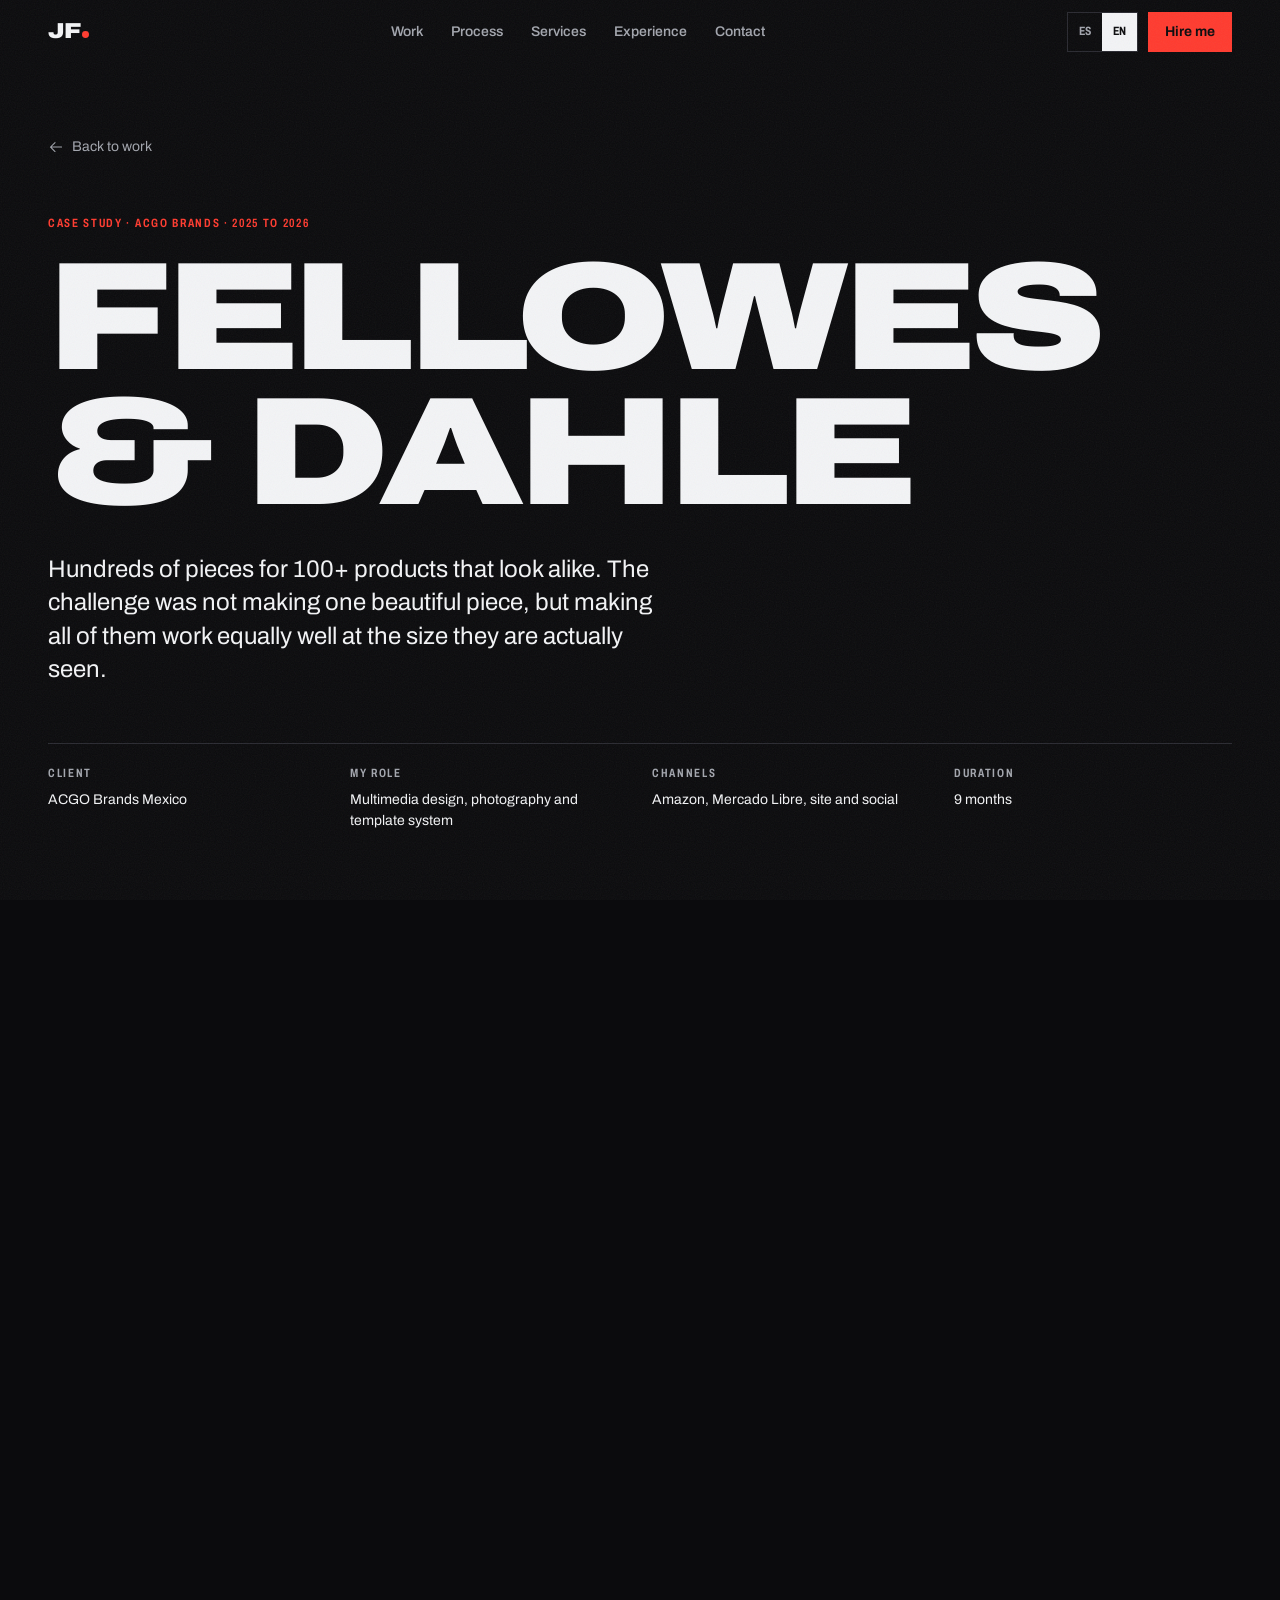
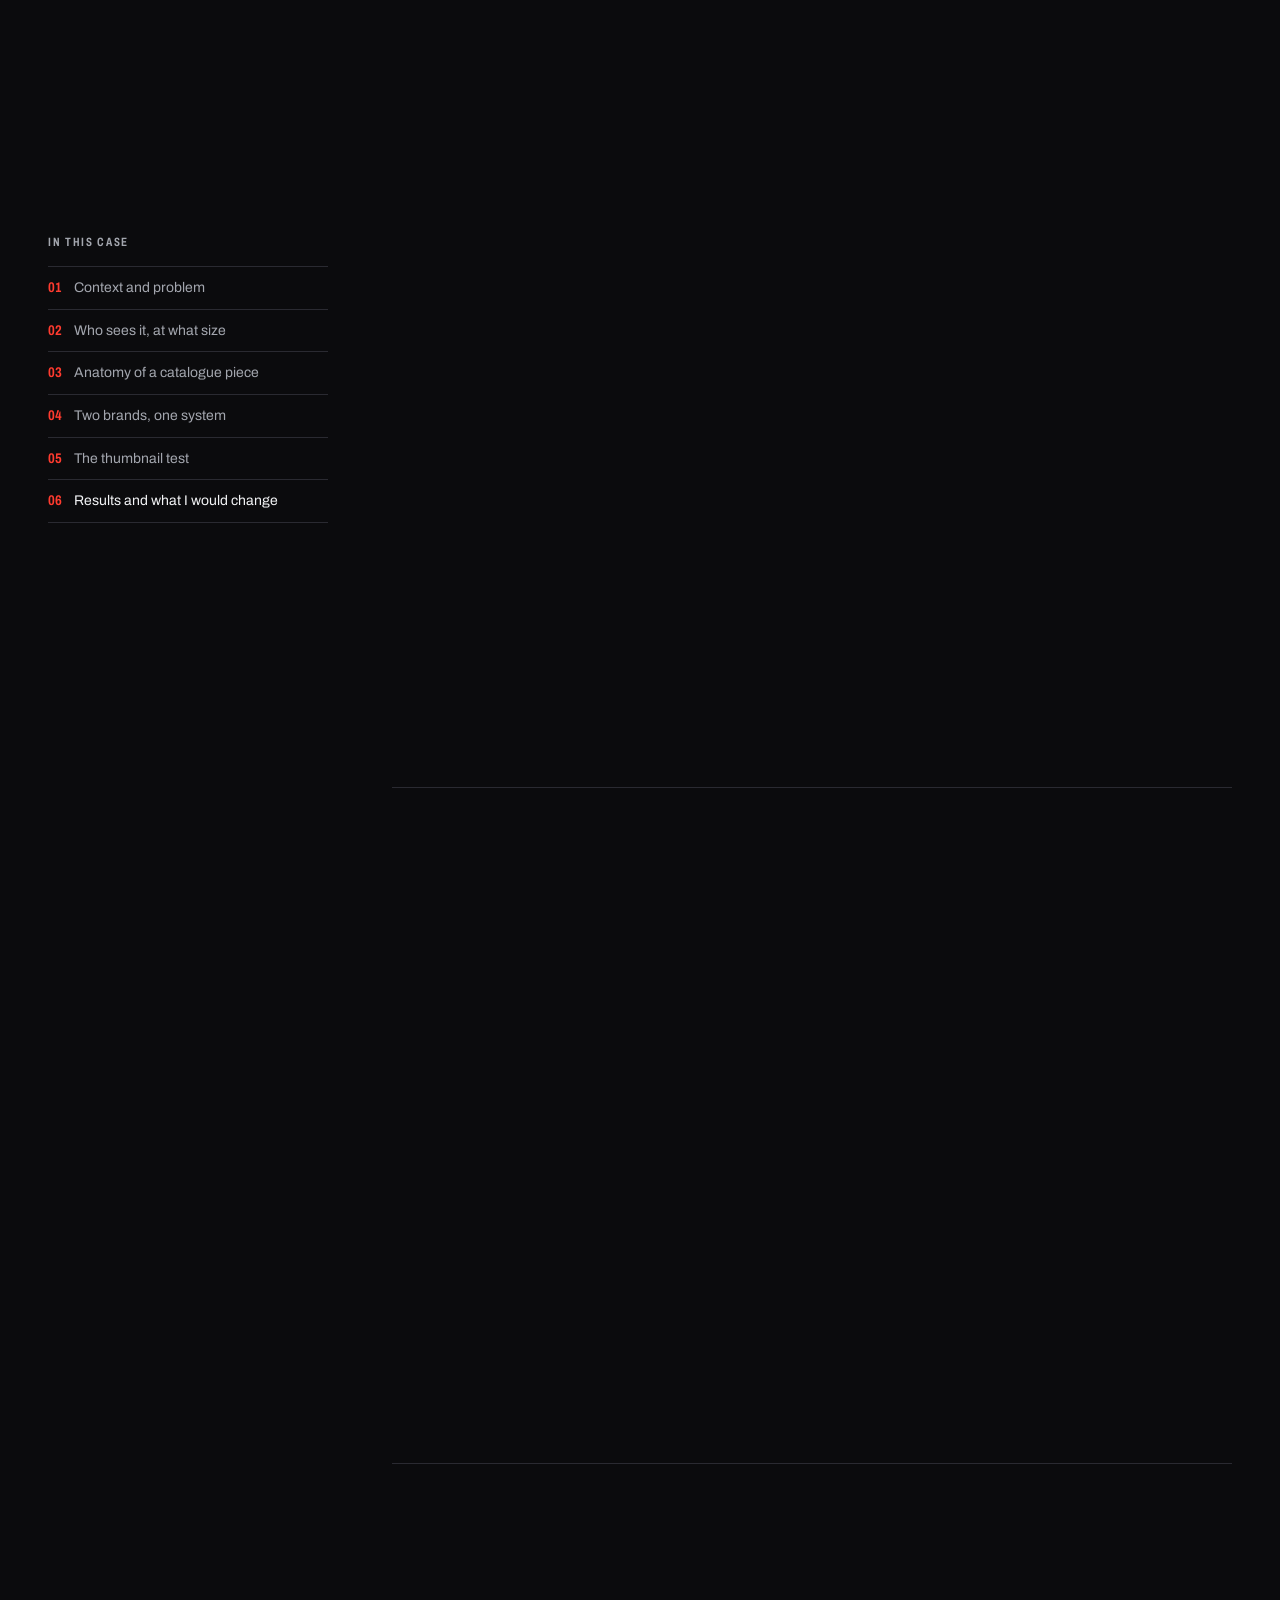
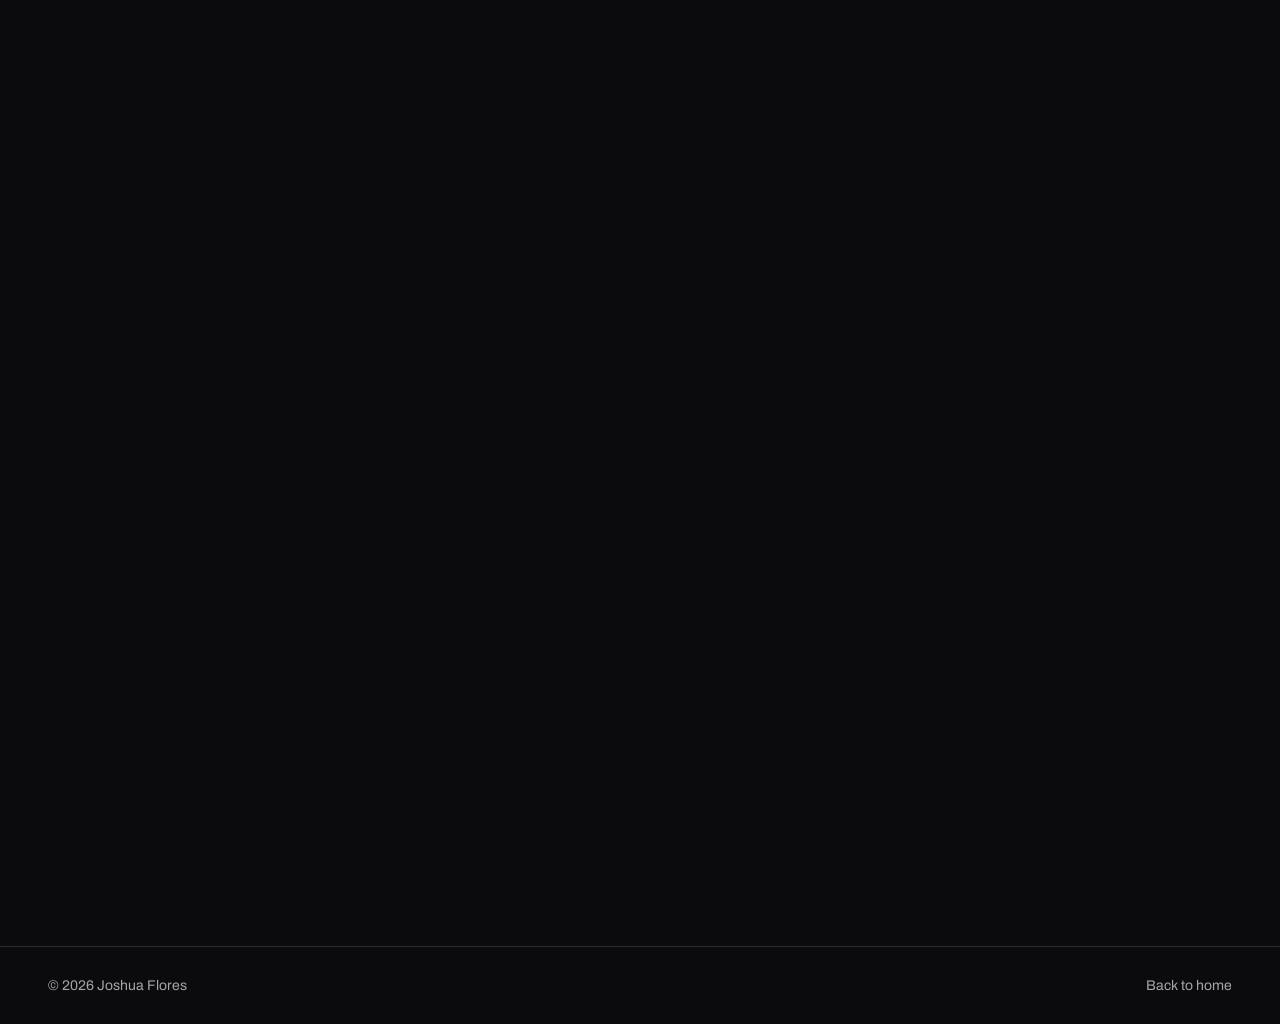
<file: casos/fellowes-dahle.html>
<!doctype html>
<html lang="es">
<head>
<meta charset="utf-8">
<meta name="viewport" content="width=device-width, initial-scale=1, viewport-fit=cover">
<title>Fellowes y Dahle · Caso de estudio · Joshua Flores</title>
<meta name="description" content="Caso de estudio: un sistema de piezas para más de 100 productos de Fellowes y Dahle en marketplaces, sitio y redes.">
<meta name="theme-color" content="#0B0B0D">
<meta property="og:type" content="article">
<meta property="og:title" content="Fellowes y Dahle · Joshua Flores">
<meta property="og:description" content="Caso de estudio: un sistema de piezas para más de 100 productos de Fellowes y Dahle en marketplaces, sitio y redes.">
<meta property="og:image" content="https://jfstudio-mx.github.io/portfolio/assets/img/ecom/fellowes_dia_maestro.webp">
<link rel="icon" href="../favicon.svg" type="image/svg+xml">
<link rel="preload" href="../assets/fonts/archivo-var.woff2" as="font" type="font/woff2" crossorigin>
<link rel="stylesheet" href="../css/styles.css?v=20261028c">
<script>
  (function () { var d = document.documentElement; d.classList.add('js-motion'); if (window.matchMedia('(prefers-reduced-motion: reduce)').matches) d.classList.add('rm'); })();
</script>
</head>
<body class="case-page">
<svg xmlns="http://www.w3.org/2000/svg" style="display:none"><symbol id="i-arrow-up-right" viewBox="0 0 256 256"><path d="M200,64V168a8,8,0,0,1-16,0V83.31L69.66,197.66a8,8,0,0,1-11.32-11.32L172.69,72H88a8,8,0,0,1,0-16H192A8,8,0,0,1,200,64Z"/></symbol><symbol id="i-arrow-right" viewBox="0 0 256 256"><path d="M221.66,133.66l-72,72a8,8,0,0,1-11.32-11.32L196.69,136H40a8,8,0,0,1,0-16H196.69L138.34,61.66a8,8,0,0,1,11.32-11.32l72,72A8,8,0,0,1,221.66,133.66Z"/></symbol><symbol id="i-arrow-down" viewBox="0 0 256 256"><path d="M205.66,149.66l-72,72a8,8,0,0,1-11.32,0l-72-72a8,8,0,0,1,11.32-11.32L120,196.69V40a8,8,0,0,1,16,0V196.69l58.34-58.35a8,8,0,0,1,11.32,11.32Z"/></symbol><symbol id="i-whatsapp-logo" viewBox="0 0 256 256"><path d="M187.58,144.84l-32-16a8,8,0,0,0-8,.5l-14.69,9.8a40.55,40.55,0,0,1-16-16l9.8-14.69a8,8,0,0,0,.5-8l-16-32A8,8,0,0,0,104,64a40,40,0,0,0-40,40,88.1,88.1,0,0,0,88,88,40,40,0,0,0,40-40A8,8,0,0,0,187.58,144.84ZM152,176a72.08,72.08,0,0,1-72-72A24,24,0,0,1,99.29,80.46l11.48,23L101,118a8,8,0,0,0-.73,7.51,56.47,56.47,0,0,0,30.15,30.15A8,8,0,0,0,138,155l14.61-9.74,23,11.48A24,24,0,0,1,152,176ZM128,24A104,104,0,0,0,36.18,176.88L24.83,210.93a16,16,0,0,0,20.24,20.24l34.05-11.35A104,104,0,1,0,128,24Zm0,192a87.87,87.87,0,0,1-44.06-11.81,8,8,0,0,0-6.54-.67L40,216,52.47,178.6a8,8,0,0,0-.66-6.54A88,88,0,1,1,128,216Z"/></symbol><symbol id="i-linkedin-logo" viewBox="0 0 256 256"><path d="M216,24H40A16,16,0,0,0,24,40V216a16,16,0,0,0,16,16H216a16,16,0,0,0,16-16V40A16,16,0,0,0,216,24Zm0,192H40V40H216V216ZM96,112v64a8,8,0,0,1-16,0V112a8,8,0,0,1,16,0Zm88,28v36a8,8,0,0,1-16,0V140a20,20,0,0,0-40,0v36a8,8,0,0,1-16,0V112a8,8,0,0,1,15.79-1.78A36,36,0,0,1,184,140ZM100,84A12,12,0,1,1,88,72,12,12,0,0,1,100,84Z"/></symbol><symbol id="i-envelope-simple" viewBox="0 0 256 256"><path d="M224,48H32a8,8,0,0,0-8,8V192a16,16,0,0,0,16,16H216a16,16,0,0,0,16-16V56A8,8,0,0,0,224,48ZM203.43,64,128,133.15,52.57,64ZM216,192H40V74.19l82.59,75.71a8,8,0,0,0,10.82,0L216,74.19V192Z"/></symbol><symbol id="i-download-simple" viewBox="0 0 256 256"><path d="M224,144v64a8,8,0,0,1-8,8H40a8,8,0,0,1-8-8V144a8,8,0,0,1,16,0v56H208V144a8,8,0,0,1,16,0Zm-101.66,5.66a8,8,0,0,0,11.32,0l40-40a8,8,0,0,0-11.32-11.32L136,124.69V32a8,8,0,0,0-16,0v92.69L93.66,98.34a8,8,0,0,0-11.32,11.32Z"/></symbol><symbol id="i-play" viewBox="0 0 256 256"><path d="M232.4,114.49,88.32,26.35a16,16,0,0,0-16.2-.3A15.86,15.86,0,0,0,64,39.87V216.13A15.94,15.94,0,0,0,80,232a16.07,16.07,0,0,0,8.36-2.35L232.4,141.51a15.81,15.81,0,0,0,0-27ZM80,215.94V40l143.83,88Z"/></symbol><symbol id="i-x" viewBox="0 0 256 256"><path d="M205.66,194.34a8,8,0,0,1-11.32,11.32L128,139.31,61.66,205.66a8,8,0,0,1-11.32-11.32L116.69,128,50.34,61.66A8,8,0,0,1,61.66,50.34L128,116.69l66.34-66.35a8,8,0,0,1,11.32,11.32L139.31,128Z"/></symbol><symbol id="i-caret-left" viewBox="0 0 256 256"><path d="M165.66,202.34a8,8,0,0,1-11.32,11.32l-80-80a8,8,0,0,1,0-11.32l80-80a8,8,0,0,1,11.32,11.32L91.31,128Z"/></symbol><symbol id="i-caret-right" viewBox="0 0 256 256"><path d="M181.66,133.66l-80,80a8,8,0,0,1-11.32-11.32L164.69,128,90.34,53.66a8,8,0,0,1,11.32-11.32l80,80A8,8,0,0,1,181.66,133.66Z"/></symbol><symbol id="i-copy" viewBox="0 0 256 256"><path d="M216,32H88a8,8,0,0,0-8,8V80H40a8,8,0,0,0-8,8V216a8,8,0,0,0,8,8H168a8,8,0,0,0,8-8V176h40a8,8,0,0,0,8-8V40A8,8,0,0,0,216,32ZM160,208H48V96H160Zm48-48H176V88a8,8,0,0,0-8-8H96V48H208Z"/></symbol><symbol id="i-check" viewBox="0 0 256 256"><path d="M229.66,77.66l-128,128a8,8,0,0,1-11.32,0l-56-56a8,8,0,0,1,11.32-11.32L96,188.69,218.34,66.34a8,8,0,0,1,11.32,11.32Z"/></symbol><symbol id="i-replay" viewBox="0 0 256 256"><path d="M224,128a96,96,0,0,1-94.71,96H128A95.38,95.38,0,0,1,62.1,197.8a8,8,0,0,1,11-11.63A80,80,0,1,0,71.43,71.39a3.07,3.07,0,0,1-.26.25L44.59,96H72a8,8,0,0,1,0,16H24a8,8,0,0,1-8-8V56a8,8,0,0,1,16,0V85.8L60.25,60A96,96,0,0,1,224,128Z"/></symbol><symbol id="i-pause" viewBox="0 0 256 256"><path d="M200,32H160a16,16,0,0,0-16,16V208a16,16,0,0,0,16,16h40a16,16,0,0,0,16-16V48A16,16,0,0,0,200,32Zm0,176H160V48h40ZM96,32H56A16,16,0,0,0,40,48V208a16,16,0,0,0,16,16H96a16,16,0,0,0,16-16V48A16,16,0,0,0,96,32Zm0,176H56V48H96Z"/></symbol><symbol id="l-sparkle" viewBox="0 0 256 256"><path d="M196.89,130.94,144.4,111.6,125.06,59.11a13.92,13.92,0,0,0-26.12,0L79.6,111.6,27.11,130.94a13.92,13.92,0,0,0,0,26.12L79.6,176.4l19.34,52.49a13.92,13.92,0,0,0,26.12,0L144.4,176.4l52.49-19.34a13.92,13.92,0,0,0,0-26.12Zm-4.15,14.86-55.08,20.3a6,6,0,0,0-3.56,3.56l-20.3,55.08a1.92,1.92,0,0,1-3.6,0L89.9,169.66a6,6,0,0,0-3.56-3.56L31.26,145.8a1.92,1.92,0,0,1,0-3.6l55.08-20.3a6,6,0,0,0,3.56-3.56l20.3-55.08a1.92,1.92,0,0,1,3.6,0l20.3,55.08a6,6,0,0,0,3.56,3.56l55.08,20.3a1.92,1.92,0,0,1,0,3.6ZM146,40a6,6,0,0,1,6-6h18V16a6,6,0,0,1,12,0V34h18a6,6,0,0,1,0,12H182V64a6,6,0,0,1-12,0V46H152A6,6,0,0,1,146,40ZM246,88a6,6,0,0,1-6,6H230v10a6,6,0,0,1-12,0V94H208a6,6,0,0,1,0-12h10V72a6,6,0,0,1,12,0V82h10A6,6,0,0,1,246,88Z"/></symbol><symbol id="l-image" viewBox="0 0 256 256"><path d="M216,42H40A14,14,0,0,0,26,56V200a14,14,0,0,0,14,14H216a14,14,0,0,0,14-14V56A14,14,0,0,0,216,42ZM40,54H216a2,2,0,0,1,2,2V163.57L188.53,134.1a14,14,0,0,0-19.8,0l-21.42,21.42L101.9,110.1a14,14,0,0,0-19.8,0L38,154.2V56A2,2,0,0,1,40,54ZM38,200V171.17l52.58-52.58a2,2,0,0,1,2.84,0L176.83,202H40A2,2,0,0,1,38,200Zm178,2H193.8l-38-38,21.41-21.42a2,2,0,0,1,2.83,0l38,38V200A2,2,0,0,1,216,202ZM146,100a10,10,0,1,1,10,10A10,10,0,0,1,146,100Z"/></symbol><symbol id="l-hand-pointing" viewBox="0 0 256 256"><path d="M196,90a25.87,25.87,0,0,0-14.59,4.49A26,26,0,0,0,142,78.1V44a26,26,0,0,0-52,0v87l-7.53-12.1a26,26,0,0,0-45,26.07l4.67,8.25c34,60,48.07,84.77,93.86,84.77a86.1,86.1,0,0,0,86-86V116A26,26,0,0,0,196,90Zm14,62a74.09,74.09,0,0,1-74,74c-38.8,0-50-19.83-83.42-78.69L47.89,139l0,0A14,14,0,0,1,53,119.88,13.87,13.87,0,0,1,60,118a14,14,0,0,1,12.15,7l.1.17,18.68,30A6,6,0,0,0,102,152V44a14,14,0,0,1,28,0v68a6,6,0,0,0,12,0V100a14,14,0,0,1,28,0v20a6,6,0,0,0,12,0v-4a14,14,0,0,1,28,0Z"/></symbol><symbol id="l-shield-check" viewBox="0 0 256 256"><path d="M208,42H48A14,14,0,0,0,34,56v56c0,51.94,25.12,83.4,46.2,100.64,22.73,18.6,45.27,24.89,46.22,25.15a6,6,0,0,0,3.16,0c.95-.26,23.49-6.55,46.22-25.15C196.88,195.4,222,163.94,222,112V56A14,14,0,0,0,208,42Zm2,70c0,37.76-13.94,68.39-41.44,91.06A131.17,131.17,0,0,1,128,225.72a130.94,130.94,0,0,1-40.56-22.66C59.94,180.39,46,149.76,46,112V56a2,2,0,0,1,2-2H208a2,2,0,0,1,2,2ZM172.24,99.76a6,6,0,0,1,0,8.48l-56,56a6,6,0,0,1-8.48,0l-24-24a6,6,0,0,1,8.48-8.48L112,151.51l51.76-51.75A6,6,0,0,1,172.24,99.76Z"/></symbol><symbol id="l-ruler" viewBox="0 0 256 256"><path d="M233.91,74.79,181.22,22.1a14,14,0,0,0-19.8,0L22.09,161.41a14,14,0,0,0,0,19.8L74.78,233.9a14,14,0,0,0,19.8,0L233.91,94.59A14,14,0,0,0,233.91,74.79ZM225.42,86.1,86.1,225.41h0a2,2,0,0,1-2.83,0L30.58,172.73a2,2,0,0,1,0-2.83L64,136.48l27.76,27.76a6,6,0,1,0,8.48-8.48L72.48,128,96,104.48l27.76,27.76a6,6,0,0,0,8.48-8.48L104.48,96,128,72.49l27.76,27.75a6,6,0,0,0,8.48-8.48L136.49,64,169.9,30.59a2,2,0,0,1,2.83,0l52.69,52.68A2,2,0,0,1,225.42,86.1Z"/></symbol><symbol id="l-storefront" viewBox="0 0 256 256"><path d="M26.22,94.41A6,6,0,0,0,26,96v16A38,38,0,0,0,42,143V216a6,6,0,0,0,6,6H208a6,6,0,0,0,6-6V143A38,38,0,0,0,230,112V96a5.91,5.91,0,0,0-.23-1.64L215.43,44.15A14.07,14.07,0,0,0,202,34H54A14.07,14.07,0,0,0,40.57,44.15Zm25.89-47A2,2,0,0,1,54,46H202a2,2,0,0,1,1.92,1.45L216.05,90H40ZM102,102h52v10a26,26,0,0,1-52,0Zm-64,0H90v10a26,26,0,0,1-38.18,23,6,6,0,0,0-1.65-1A26,26,0,0,1,38,112ZM202,210H54V148.66a38,38,0,0,0,42-16.21,37.95,37.95,0,0,0,64,0,38,38,0,0,0,42,16.21Zm3.83-76a6,6,0,0,0-1.65,1A26,26,0,0,1,166,112V102h52v10A26,26,0,0,1,205.83,134Z"/></symbol><symbol id="l-device-mobile" viewBox="0 0 256 256"><path d="M176,18H80A22,22,0,0,0,58,40V216a22,22,0,0,0,22,22h96a22,22,0,0,0,22-22V40A22,22,0,0,0,176,18ZM70,62H186V194H70ZM80,30h96a10,10,0,0,1,10,10V50H70V40A10,10,0,0,1,80,30Zm96,196H80a10,10,0,0,1-10-10V206H186v10A10,10,0,0,1,176,226Z"/></symbol><symbol id="l-envelope-simple" viewBox="0 0 256 256"><path d="M224,50H32a6,6,0,0,0-6,6V192a14,14,0,0,0,14,14H216a14,14,0,0,0,14-14V56A6,6,0,0,0,224,50ZM208.58,62,128,135.86,47.42,62ZM216,194H40a2,2,0,0,1-2-2V69.64l86,78.78a6,6,0,0,0,8.1,0L218,69.64V192A2,2,0,0,1,216,194Z"/></symbol><symbol id="l-megaphone" viewBox="0 0 256 256"><path d="M246,120a46.05,46.05,0,0,0-46-46H160.15c-2.58-.15-54.1-3.57-103.15-44.71A14,14,0,0,0,34,40V200a13.85,13.85,0,0,0,8.07,12.68A14.16,14.16,0,0,0,48,214a13.9,13.9,0,0,0,9-3.3c40-33.52,81.57-42,97-44.07v34a14,14,0,0,0,6.23,11.65l11,7.33a14,14,0,0,0,21.32-8.17l12.13-45.71A46.07,46.07,0,0,0,246,120ZM49.29,201.52A2,2,0,0,1,46,200V40a1.9,1.9,0,0,1,1.15-1.8A2.08,2.08,0,0,1,48,38a1.91,1.91,0,0,1,1.26.48c44,36.92,89,45.19,104.71,47v69C138.29,156.33,93.3,164.61,49.29,201.52Zm131.64,7a2,2,0,0,1-3.05,1.18l-11-7.33a2,2,0,0,1-.89-1.67V166h26.2ZM200,154H166V86h34a34,34,0,1,1,0,68Z"/></symbol><symbol id="l-printer" viewBox="0 0 256 256"><path d="M214.67,74H198V40a6,6,0,0,0-6-6H64a6,6,0,0,0-6,6V74H41.33C28.47,74,18,83.87,18,96v80a6,6,0,0,0,6,6H58v34a6,6,0,0,0,6,6H192a6,6,0,0,0,6-6V182h34a6,6,0,0,0,6-6V96C238,83.87,227.53,74,214.67,74ZM70,46H186V74H70ZM186,210H70V158H186Zm40-40H198V152a6,6,0,0,0-6-6H64a6,6,0,0,0-6,6v18H30V96c0-5.51,5.08-10,11.33-10H214.67C220.92,86,226,90.49,226,96Zm-28-54a10,10,0,1,1-10-10A10,10,0,0,1,198,116Z"/></symbol><symbol id="l-play" viewBox="0 0 256 256"><path d="M231.36,116.19,87.28,28.06a14,14,0,0,0-14.18-.27A13.69,13.69,0,0,0,66,39.87V216.13a13.69,13.69,0,0,0,7.1,12.08,14,14,0,0,0,14.18-.27l144.08-88.13a13.82,13.82,0,0,0,0-23.62Zm-6.26,13.38L81,217.7a2,2,0,0,1-2.06,0,1.78,1.78,0,0,1-1-1.61V39.87a1.78,1.78,0,0,1,1-1.61A2.06,2.06,0,0,1,80,38a2,2,0,0,1,1,.31L225.1,126.43a1.82,1.82,0,0,1,0,3.14Z"/></symbol><symbol id="l-cursor-click" viewBox="0 0 256 256"><path d="M90,24V16a6,6,0,0,1,12,0v8a6,6,0,0,1-12,0ZM16,102h8a6,6,0,0,0,0-12H16a6,6,0,0,0,0,12ZM125.32,37.37a6,6,0,0,0,8.05-2.69l8-16a6,6,0,0,0-10.74-5.37l-8,16A6,6,0,0,0,125.32,37.37Zm-96,85.26-16,8a6,6,0,0,0,5.36,10.74l16-8a6,6,0,1,0-5.36-10.74ZM217.9,185.41a14,14,0,0,1,0,19.8L205.21,217.9a14,14,0,0,1-19.8,0L134.1,166.59a2,2,0,0,0-3.21.54l-17.75,46.24a2.44,2.44,0,0,0-.1.24A13.85,13.85,0,0,1,100.26,222c-.23,0-.45,0-.68,0A13.85,13.85,0,0,1,87,212.38L34.7,52.3A14,14,0,0,1,52.3,34.7L212.38,87A14,14,0,0,1,213.61,113l-.24.09-46.25,17.76a2,2,0,0,0-.53,3.21Zm-8.49,8.49L158.1,142.59h0a14,14,0,0,1,4.32-22.74l.24-.1L208.91,102a2,2,0,0,0-.26-3.61L48.58,46.11a2.33,2.33,0,0,0-.65-.11,2,2,0,0,0-1.82,2.58L98.38,208.65a1.84,1.84,0,0,0,1.77,1.35,1.81,1.81,0,0,0,1.84-1.09l17.76-46.25.1-.24a14,14,0,0,1,22.74-4.32l51.31,51.31a2,2,0,0,0,2.83,0l12.68-12.68A2,2,0,0,0,209.41,193.9Z"/></symbol><symbol id="l-tag" viewBox="0 0 256 256"><path d="M241.91,137.42,142.59,38.1a13.94,13.94,0,0,0-9.9-4.1H40a6,6,0,0,0-6,6v92.69a13.94,13.94,0,0,0,4.1,9.9l99.32,99.32a14,14,0,0,0,19.8,0l84.69-84.69A14,14,0,0,0,241.91,137.42Zm-8.49,11.31-84.69,84.69a2,2,0,0,1-2.83,0L46.59,134.1a2,2,0,0,1-.59-1.41V46h86.69a2,2,0,0,1,1.41.59l99.32,99.31A2,2,0,0,1,233.42,148.73ZM94,84A10,10,0,1,1,84,74,10,10,0,0,1,94,84Z"/></symbol><symbol id="l-microsoft-excel-logo" viewBox="0 0 256 256"><path d="M200,26H72A14,14,0,0,0,58,40V66H40A14,14,0,0,0,26,80v96a14,14,0,0,0,14,14H58v26a14,14,0,0,0,14,14H200a14,14,0,0,0,14-14V40A14,14,0,0,0,200,26Zm-42,76h44v52H158Zm44-62V90H158V80a14,14,0,0,0-14-14h-2V38h58A2,2,0,0,1,202,40ZM70,40a2,2,0,0,1,2-2h58V66H70ZM38,176V80a2,2,0,0,1,2-2H144a2,2,0,0,1,2,2v96a2,2,0,0,1-2,2H40A2,2,0,0,1,38,176Zm32,40V190h60v28H72A2,2,0,0,1,70,216Zm130,2H142V190h2a14,14,0,0,0,14-14V166h44v50A2,2,0,0,1,200,218ZM67.39,148.16,84.19,128l-16.8-20.16a6,6,0,1,1,9.22-7.68L92,118.63l15.39-18.47a6,6,0,0,1,9.22,7.68L99.81,128l16.8,20.16a6,6,0,1,1-9.22,7.68L92,137.37,76.61,155.84a6,6,0,0,1-9.22-7.68Z"/></symbol><symbol id="l-copy" viewBox="0 0 256 256"><path d="M216,34H88a6,6,0,0,0-6,6V82H40a6,6,0,0,0-6,6V216a6,6,0,0,0,6,6H168a6,6,0,0,0,6-6V174h42a6,6,0,0,0,6-6V40A6,6,0,0,0,216,34ZM162,210H46V94H162Zm48-48H174V88a6,6,0,0,0-6-6H94V46H210Z"/></symbol><symbol id="l-clipboard-text" viewBox="0 0 256 256"><path d="M166,152a6,6,0,0,1-6,6H96a6,6,0,0,1,0-12h64A6,6,0,0,1,166,152Zm-6-38H96a6,6,0,0,0,0,12h64a6,6,0,0,0,0-12Zm54-66V216a14,14,0,0,1-14,14H56a14,14,0,0,1-14-14V48A14,14,0,0,1,56,34H93.17a45.91,45.91,0,0,1,69.66,0H200A14,14,0,0,1,214,48ZM94,64v2h68V64a34,34,0,0,0-68,0ZM202,48a2,2,0,0,0-2-2H170.33A45.77,45.77,0,0,1,174,64v8a6,6,0,0,1-6,6H88a6,6,0,0,1-6-6V64a45.77,45.77,0,0,1,3.67-18H56a2,2,0,0,0-2,2V216a2,2,0,0,0,2,2H200a2,2,0,0,0,2-2Z"/></symbol><symbol id="l-pen-nib" viewBox="0 0 256 256"><path d="M246,92.68a13.94,13.94,0,0,0-4.1-9.9L173.21,14.1a14,14,0,0,0-19.8,0L124.68,42.83,66.22,64.76a14,14,0,0,0-8.9,10.8L34.08,215A6,6,0,0,0,40,222a6.61,6.61,0,0,0,1-.08l139.44-23.24a14,14,0,0,0,10.81-8.9l21.92-58.46,28.74-28.74A13.92,13.92,0,0,0,246,92.68Zm-66,92.89a2,2,0,0,1-1.54,1.27L57.49,207l52.87-52.88a26,26,0,1,0-8.48-8.48L49,198.53l20.17-121A2,2,0,0,1,70.43,76l56.06-21L201,129.51ZM110,132a14,14,0,1,1,14,14A14,14,0,0,1,110,132ZM233.41,94.1,208,119.51,136.48,48,161.9,22.58a2,2,0,0,1,2.83,0l68.68,68.69a2,2,0,0,1,0,2.83Z"/></symbol><symbol id="l-eye" viewBox="0 0 256 256"><path d="M245.48,125.57c-.34-.78-8.66-19.23-27.24-37.81C201,70.54,171.38,50,128,50S55,70.54,37.76,87.76c-18.58,18.58-26.9,37-27.24,37.81a6,6,0,0,0,0,4.88c.34.77,8.66,19.22,27.24,37.8C55,185.47,84.62,206,128,206s73-20.53,90.24-37.75c18.58-18.58,26.9-37,27.24-37.8A6,6,0,0,0,245.48,125.57ZM128,194c-31.38,0-58.78-11.42-81.45-33.93A134.77,134.77,0,0,1,22.69,128,134.56,134.56,0,0,1,46.55,95.94C69.22,73.42,96.62,62,128,62s58.78,11.42,81.45,33.94A134.56,134.56,0,0,1,233.31,128C226.94,140.21,195,194,128,194Zm0-112a46,46,0,1,0,46,46A46.06,46.06,0,0,0,128,82Zm0,80a34,34,0,1,1,34-34A34,34,0,0,1,128,162Z"/></symbol><symbol id="l-image-square" viewBox="0 0 256 256"><path d="M208,34H48A14,14,0,0,0,34,48V208a14,14,0,0,0,14,14H208a14,14,0,0,0,14-14V48A14,14,0,0,0,208,34ZM46,208V48a2,2,0,0,1,2-2H208a2,2,0,0,1,2,2v82.2l-28.1-28.1a14,14,0,0,0-19.8,0L54.2,210H48A2,2,0,0,1,46,208Zm162,2H71.17l99.41-99.41a2,2,0,0,1,2.83,0L210,147.17V208A2,2,0,0,1,208,210ZM96,118A22,22,0,1,0,74,96,22,22,0,0,0,96,118Zm0-32A10,10,0,1,1,86,96,10,10,0,0,1,96,86Z"/></symbol><symbol id="l-code" viewBox="0 0 256 256"><path d="M67.84,92.61,25.37,128l42.47,35.39a6,6,0,1,1-7.68,9.22l-48-40a6,6,0,0,1,0-9.22l48-40a6,6,0,0,1,7.68,9.22Zm176,30.78-48-40a6,6,0,1,0-7.68,9.22L230.63,128l-42.47,35.39a6,6,0,1,0,7.68,9.22l48-40a6,6,0,0,0,0-9.22Zm-81.79-89A6,6,0,0,0,154.36,38l-64,176A6,6,0,0,0,94,221.64a6.15,6.15,0,0,0,2,.36,6,6,0,0,0,5.64-3.95l64-176A6,6,0,0,0,162.05,34.36Z"/></symbol><symbol id="l-user" viewBox="0 0 256 256"><path d="M229.19,213c-15.81-27.32-40.63-46.49-69.47-54.62a70,70,0,1,0-63.44,0C67.44,166.5,42.62,185.67,26.81,213a6,6,0,1,0,10.38,6C56.4,185.81,90.34,166,128,166s71.6,19.81,90.81,53a6,6,0,1,0,10.38-6ZM70,96a58,58,0,1,1,58,58A58.07,58.07,0,0,1,70,96Z"/></symbol><symbol id="l-check-circle" viewBox="0 0 256 256"><path d="M172.24,99.76a6,6,0,0,1,0,8.48l-56,56a6,6,0,0,1-8.48,0l-24-24a6,6,0,0,1,8.48-8.48L112,151.51l51.76-51.75A6,6,0,0,1,172.24,99.76ZM230,128A102,102,0,1,1,128,26,102.12,102.12,0,0,1,230,128Zm-12,0a90,90,0,1,0-90,90A90.1,90.1,0,0,0,218,128Z"/></symbol><symbol id="l-warning-circle" viewBox="0 0 256 256"><path d="M128,26A102,102,0,1,0,230,128,102.12,102.12,0,0,0,128,26Zm0,192a90,90,0,1,1,90-90A90.1,90.1,0,0,1,128,218Zm-6-82V80a6,6,0,0,1,12,0v56a6,6,0,0,1-12,0Zm16,36a10,10,0,1,1-10-10A10,10,0,0,1,138,172Z"/></symbol><symbol id="l-stack" viewBox="0 0 256 256"><path d="M229.18,173a6,6,0,0,1-2.16,8.2l-96,56a6,6,0,0,1-6,0l-96-56a6,6,0,0,1,6-10.36l93,54.23,93-54.23A6,6,0,0,1,229.18,173ZM221,122.82l-93,54.23L35,122.82a6,6,0,0,0-6,10.36l96,56a6,6,0,0,0,6,0l96-56a6,6,0,0,0-6-10.36ZM26,80a6,6,0,0,1,3-5.18l96-56a6,6,0,0,1,6,0l96,56a6,6,0,0,1,0,10.36l-96,56a6,6,0,0,1-6,0l-96-56A6,6,0,0,1,26,80Zm17.91,0L128,129.05,212.09,80,128,31Z"/></symbol><symbol id="l-calendar-blank" viewBox="0 0 256 256"><path d="M208,34H182V24a6,6,0,0,0-12,0V34H86V24a6,6,0,0,0-12,0V34H48A14,14,0,0,0,34,48V208a14,14,0,0,0,14,14H208a14,14,0,0,0,14-14V48A14,14,0,0,0,208,34ZM48,46H74V56a6,6,0,0,0,12,0V46h84V56a6,6,0,0,0,12,0V46h26a2,2,0,0,1,2,2V82H46V48A2,2,0,0,1,48,46ZM208,210H48a2,2,0,0,1-2-2V94H210V208A2,2,0,0,1,208,210Z"/></symbol><symbol id="l-soccer-ball" viewBox="0 0 256 256"><path d="M128,26A102,102,0,1,0,230,128,102.12,102.12,0,0,0,128,26Zm77.67,147.42H169.89L159.41,159l13.29-38.72,17-5.51,27.94,21.43A89.38,89.38,0,0,1,205.67,173.42Zm-119.56,0H50.33A89.38,89.38,0,0,1,38.38,136.2l27.94-21.43,17,5.51L96.59,159ZM51,81.42l7.24,24.41-20,15.34A89.47,89.47,0,0,1,51,81.42ZM107.56,154,95.15,117.86,128,95.28l32.85,22.58L148.44,154Zm90.19-48.17L205,81.42a89.47,89.47,0,0,1,12.75,39.75Zm-1.66-36.62L186,103.35l-17,5.53-35-24V67.16l30.9-21.24A90.3,90.3,0,0,1,196.09,69.21ZM150.92,41,128,56.72,105.08,41a90.22,90.22,0,0,1,45.84,0ZM91.11,45.91,122,67.16V84.84l-35,24-17-5.53L59.91,69.21A90.4,90.4,0,0,1,91.11,45.91ZM58.75,185.42H84.93l9.19,26A90.37,90.37,0,0,1,58.75,185.42Zm49.68,30.43L95.88,180.39,106.34,166h43.32l10.46,14.39-12.55,35.46a90.14,90.14,0,0,1-39.14,0Zm53.45-4.48,9.19-26h26.18A90.37,90.37,0,0,1,161.88,211.37Z"/></symbol><symbol id="i-instagram-logo" viewBox="0 0 256 256"><path d="M128,80a48,48,0,1,0,48,48A48.05,48.05,0,0,0,128,80Zm0,80a32,32,0,1,1,32-32A32,32,0,0,1,128,160ZM176,24H80A56.06,56.06,0,0,0,24,80v96a56.06,56.06,0,0,0,56,56h96a56.06,56.06,0,0,0,56-56V80A56.06,56.06,0,0,0,176,24Zm40,152a40,40,0,0,1-40,40H80a40,40,0,0,1-40-40V80A40,40,0,0,1,80,40h96a40,40,0,0,1,40,40ZM192,76a12,12,0,1,1-12-12A12,12,0,0,1,192,76Z"/></symbol><symbol id="l-globe" viewBox="0 0 256 256"><path d="M128,26A102,102,0,1,0,230,128,102.12,102.12,0,0,0,128,26Zm81.57,64H169.19a132.58,132.58,0,0,0-25.73-50.67A90.29,90.29,0,0,1,209.57,90ZM218,128a89.7,89.7,0,0,1-3.83,26H171.81a155.43,155.43,0,0,0,0-52h42.36A89.7,89.7,0,0,1,218,128Zm-90,87.83a110,110,0,0,1-15.19-19.45A124.24,124.24,0,0,1,99.35,166h57.3a124.24,124.24,0,0,1-13.46,30.38A110,110,0,0,1,128,215.83ZM96.45,154a139.18,139.18,0,0,1,0-52h63.1a139.18,139.18,0,0,1,0,52ZM38,128a89.7,89.7,0,0,1,3.83-26H84.19a155.43,155.43,0,0,0,0,52H41.83A89.7,89.7,0,0,1,38,128Zm90-87.83a110,110,0,0,1,15.19,19.45A124.24,124.24,0,0,1,156.65,90H99.35a124.24,124.24,0,0,1,13.46-30.38A110,110,0,0,1,128,40.17Zm-15.46-.84A132.58,132.58,0,0,0,86.81,90H46.43A90.29,90.29,0,0,1,112.54,39.33ZM46.43,166H86.81a132.58,132.58,0,0,0,25.73,50.67A90.29,90.29,0,0,1,46.43,166Zm97,50.67A132.58,132.58,0,0,0,169.19,166h40.38A90.29,90.29,0,0,1,143.46,216.67Z"/></symbol><symbol id="i-list" viewBox="0 0 256 256"><path d="M224,128a8,8,0,0,1-8,8H40a8,8,0,0,1,0-16H216A8,8,0,0,1,224,128ZM40,72H216a8,8,0,0,0,0-16H40a8,8,0,0,0,0,16ZM216,184H40a8,8,0,0,0,0,16H216a8,8,0,0,0,0-16Z"/></symbol></svg>
<a class="skip-link" href="#main" data-en="Skip to content">Saltar al contenido</a>
<div class="grain" aria-hidden="true"></div>

<header class="nav" id="nav">
  <div class="wrap nav__inner">
    <a href="../index.html?intro=0" class="logo" aria-label="Joshua Flores, inicio" data-en-aria-label="Joshua Flores, home">JF<span class="logo__dot"></span></a>
    <nav class="nav__links" aria-label="Principal" data-en-aria-label="Main">
      <a href="../index.html?intro=0#trabajo" data-en="Work">Trabajo</a>
      <a href="../index.html?intro=0#proceso" data-en="Process">Proceso</a>
      <a href="../index.html?intro=0#servicios" data-en="Services">Servicios</a>
      <a href="../index.html?intro=0#experiencia" data-en="Experience">Experiencia</a>
      <a href="../index.html?intro=0#contacto" data-en="Contact">Contacto</a>
    </nav>
    <div class="nav__right">
      <div class="lang" role="group" aria-label="Idioma" data-en-aria-label="Language">
        <button type="button" data-lang="es" aria-pressed="true">ES</button>
        <button type="button" data-lang="en" aria-pressed="false">EN</button>
      </div>
      <a href="../index.html?intro=0#contacto" class="btn btn--primary btn--sm nav__cta-mobile" data-en="Hire me">Contratar</a>
    </div>
  </div>
</header>

<main id="main">
  <section class="case-hero wrap">
    <a class="case-back link-u" href="../index.html?intro=0#ecommerce"><svg class="icon" aria-hidden="true" style="transform: scaleX(-1)"><use href="#i-arrow-right"/></svg><span data-en="Back to work">Volver al trabajo</span></a>
    <p class="label case-kicker"><span data-en="Case study · ACGO Brands · 2025 to 2026">Caso de estudio · ACGO Brands · 2025 a 2026</span></p>
    <h1 class="display case-title"><span data-en="Fellowes &amp;amp; Dahle">Fellowes y Dahle</span></h1>
    <p class="case-intro" data-en="Hundreds of pieces for 100+ products that look alike. The challenge was not making one beautiful piece, but making all of them work equally well at the size they are actually seen.">Cientos de piezas para más de 100 productos que se parecen entre sí. El reto no era hacer una pieza bonita, sino que todas funcionaran igual de bien en el tamaño en que realmente se ven.</p>
    <dl class="case-meta"><div><dt class="label" data-en="Client">Cliente</dt><dd data-en="ACGO Brands Mexico">ACGO Brands México</dd></div><div><dt class="label" data-en="My role">Mi rol</dt><dd data-en="Multimedia design, photography and template system">Diseño multimedia, fotografía y sistema de plantillas</dd></div><div><dt class="label" data-en="Channels">Canales</dt><dd data-en="Amazon, Mercado Libre, site and social">Amazon, Mercado Libre, sitio y redes</dd></div><div><dt class="label" data-en="Duration">Duración</dt><dd data-en="9 months">9 meses</dd></div></dl>
  </section>

  <div class="wrap">
    <div class="case-leadfig crop" data-crop><span class="crop__m crop__m--tl"></span><span class="crop__m crop__m--tr"></span><span class="crop__m crop__m--bl"></span><span class="crop__m crop__m--br"></span><figure><button class="tile" type="button" data-lb="case" data-cap="Key visual de Fellowes para el Día del Maestro"><img src="../assets/img/ecom/fellowes_dia_maestro.webp" width="1600" height="900" alt="Key visual de Fellowes para el Día del Maestro" fetchpriority="high"></button></figure></div>
    <div class="case-summary"><div><h2 class="label" data-en="Problem">Problema</h2><p data-en="Over 100 products from two brands, mostly similar office machines. A piece that cannot be read as a thumbnail never gets opened.">Más de 100 productos de dos marcas, casi todos máquinas de oficina parecidas. Una pieza que no se entiende en miniatura no se abre.</p></div><div><h2 class="label" data-en="What I did">Qué hice</h2><p data-en="A seven-zone piece structure, one skeleton for catalogue and one for campaigns, and distinct visual rules per brand.">Una estructura de pieza de siete zonas, un esqueleto para catálogo y otro para campañas, y reglas visuales distintas por marca.</p></div><div><h2 class="label" data-en="What I learned">Qué aprendí</h2><p data-en="I put the published pieces through a thumbnail and contrast test. Three things failed; I document the rule I would apply today.">Sometí las piezas publicadas a una prueba de miniatura y contraste. Tres cosas no pasaron; documento la regla que aplicaría hoy.</p></div></div>
  </div>

  <div class="wrap case-body">
    <nav class="case-toc" aria-label="Capítulos del caso" data-en-aria-label="Case chapters">
      <p class="label" data-en="In this case">En este caso</p>
      <ol><li><a href="#contexto"><i>01</i><span data-en="Context and problem">Contexto y problema</span></a></li><li><a href="#tamano"><i>02</i><span data-en="Who sees it, at what size">Quién la ve y a qué tamaño</span></a></li><li><a href="#anatomia"><i>03</i><span data-en="Anatomy of a catalogue piece">Anatomía de una pieza de catálogo</span></a></li><li><a href="#sistema"><i>04</i><span data-en="Two brands, one system">Dos marcas, un mismo sistema</span></a></li><li><a href="#prueba"><i>05</i><span data-en="The thumbnail test">La prueba de la miniatura</span></a></li><li><a href="#resultados"><i>06</i><span data-en="Results and what I would change">Resultados y lo que cambiaría</span></a></li></ol>
    </nav>
    <div class="case-chapters"><section class="chap" id="contexto" aria-labelledby="contexto-t"><h2 class="chap__t" id="contexto-t"><i aria-hidden="true">01</i><span data-en="Context and problem">Contexto y problema</span></h2><p class="case-p" data-en="Fellowes and Dahle are office equipment brands: shredders, laminators, binders, trimmers. For nine months I produced their visual content for ACGO Brands in Mexico, from product photo to published piece.">Fellowes y Dahle son marcas de equipo de oficina: trituradoras, enmicadoras, engargoladoras, guillotinas. Durante nueve meses produje su contenido visual para ACGO Brands en México, desde la foto del producto hasta la pieza publicada.</p><p class="case-p" data-en="In a category where almost everything is a grey or black box with a slot, buyers need to tell one model from another and understand what it is for, almost always on their phone.">En una categoría donde casi todo es una caja gris o negra con una ranura, el comprador tiene que distinguir un modelo de otro y entender para qué sirve, casi siempre desde el teléfono.</p><blockquote class="case-quote"><p data-en="If you cannot tell which product it is at the size the piece is really seen, the rest of the design does not matter.">Si en el tamaño en que realmente se ve la pieza no se sabe qué producto es, el resto del diseño no importa.</p><footer><span data-en="The test I apply to every piece in this case.">El criterio con el que evalúo cada pieza de este caso.</span></footer></blockquote></section><section class="chap" id="tamano" aria-labelledby="tamano-t"><h2 class="chap__t" id="tamano-t"><i aria-hidden="true">02</i><span data-en="Who sees it, at what size">Quién la ve y a qué tamaño</span></h2><p class="case-p" data-en="I worked with two profiles derived from the sales channels, stated as hypotheses: the office buyer comparing models against a list of requirements, and the personal buyer who discovers the product on social.">Trabajé con dos perfiles derivados de los canales de venta, declarados como hipótesis: quien compra para una oficina y compara modelos con una lista de requisitos, y quien compra para sí y descubre el producto en redes.</p><p class="case-p" data-en="What they share is reading size. A piece is designed at 1080 px wide, but it is seen much smaller:">Lo que comparten es el tamaño de lectura. Una pieza se diseña a 1080 px de ancho, pero se ve mucho más pequeña:</p><div class="case-table" role="region" tabindex="0" aria-label="Tamaño real de una pieza según dónde se ve" data-en-aria-label="Real size of a piece depending on where it is seen"><table><caption><span data-en="Real size of a piece depending on where it is seen">Tamaño real de una pieza según dónde se ve</span></caption><thead><tr><th scope="col"><span data-en="Where it is seen">Dónde se ve</span></th><th scope="col"><span data-en="Width on a 390 px phone">Ancho en un teléfono de 390 px</span></th><th scope="col"><span data-en="Scale">Escala</span></th></tr></thead><tbody><tr><td><span data-en="Social feed">Feed de redes</span></td><td><span data-en="390 px">390 px</span></td><td><span data-en="36%">36 %</span></td></tr><tr><td><span data-en="Profile grid">Cuadrícula del perfil</span></td><td><span data-en="≈ 130 px">≈ 130 px</span></td><td><span data-en="12%">12 %</span></td></tr><tr><td><span data-en="Listing thumbnail">Miniatura de listado</span></td><td><span data-en="≈ 64 to 130 px">≈ 64 a 130 px</span></td><td><span data-en="6 to 12%">6 a 12 %</span></td></tr></tbody></table></div><p class="case-p" data-en="A 20 px text on the canvas ends up 7 px tall in the feed and just over 2 px in the grid.">Un texto de 20 px en el lienzo termina midiendo 7 px en el feed y poco más de 2 px en la cuadrícula.</p></section><section class="chap" id="anatomia" aria-labelledby="anatomia-t"><h2 class="chap__t" id="anatomia-t"><i aria-hidden="true">03</i><span data-en="Anatomy of a catalogue piece">Anatomía de una pieza de catálogo</span></h2><p class="case-p" data-en="I ordered information by the question it answers, most urgent first: what kind of product, which model, how much it does, how it looks, what I gain and how to get it.">Ordené la información por la pregunta que responde, de la más urgente a la menos: qué tipo de producto es, cuál modelo, qué tanto rinde, cómo se ve, qué gano y cómo lo consigo.</p><div class="case-figs case-figs--2"><figure class="cfig "><button class="tile" type="button" data-lb="case" data-cap="Pieza Dahle ShredMATIC SM 90"><img src="../assets/img/ecom/dahle_shredmatic_sm90.webp" width="759" height="949" loading="lazy" alt="Pieza Dahle ShredMATIC SM 90"></button></figure><ul class="case-list"><li data-en="&lt;b&gt;Category or promise.&lt;/b&gt; Frames the product type before the name."><b>Categoría o promesa.</b> Enmarca el tipo de producto antes del nombre.</li><li data-en="&lt;b&gt;Model.&lt;/b&gt; The largest text. Along with the photo, the only thing that survives as a thumbnail."><b>Modelo.</b> El texto más grande. Junto con la foto, lo único que sobrevive en miniatura.</li><li data-en="&lt;b&gt;Specs.&lt;/b&gt; Two at most, with an icon: big number, small label."><b>Especificaciones.</b> Máximo dos, con ícono: número grande, etiqueta pequeña.</li><li data-en="&lt;b&gt;Product.&lt;/b&gt; Cut out on a clean background, over half of the area."><b>Producto.</b> Recortado sobre fondo limpio, en más de la mitad del área.</li><li data-en="&lt;b&gt;Benefit.&lt;/b&gt; A short headline that translates the spec into daily life."><b>Beneficio.</b> Un titular corto que traduce la especificación a la vida diaria.</li><li data-en="&lt;b&gt;Action.&lt;/b&gt; The WhatsApp module, always in the same corner."><b>Acción.</b> El módulo de WhatsApp, siempre en la misma esquina.</li><li data-en="&lt;b&gt;Signature.&lt;/b&gt; Product brand and ACGO, centred at the foot."><b>Firma.</b> Marca del producto y ACGO, al pie y centradas.</li></ul></div></section><section class="chap" id="sistema" aria-labelledby="sistema-t"><h2 class="chap__t" id="sistema-t"><i aria-hidden="true">04</i><span data-en="Two brands, one system">Dos marcas, un mismo sistema</span></h2><p class="case-p" data-en="Fellowes and Dahle share structure, not tone. Fellowes sells everyday solutions, so I placed it in use scenarios. Dahle is German and more technical: light background, navy blue and the model as the hero.">Fellowes y Dahle comparten estructura, pero no tono. Fellowes vende soluciones para el día a día, así que la puse en escenarios de uso. Dahle es de origen alemán y más técnica: fondo claro, azul marino y el modelo como protagonista.</p><p class="case-p" data-en="Seasonal campaigns break the tone on purpose: black, white and a single offer colour, with very large condensed type so the event reads before anything else.">Las campañas de temporada rompen el tono a propósito: blanco, negro y un solo color de oferta, con tipografía condensada muy grande para que el evento se lea antes que cualquier otra cosa.</p><div class="case-figs case-figs--3"><figure class="cfig "><button class="tile" type="button" data-lb="case" data-cap="Fellowes Pulsar +300"><img src="../assets/img/ecom/fellowes_pulsar300.webp" width="766" height="957" loading="lazy" alt="Fellowes Pulsar +300"></button><figcaption><span data-en="Fellowes, product.">Fellowes, producto.</span></figcaption></figure><figure class="cfig "><button class="tile" type="button" data-lb="case" data-cap="Fellowes Venus 125, Navidad"><img src="../assets/img/ecom/fellowes_venus125_navidad.webp" width="759" height="944" loading="lazy" alt="Fellowes Venus 125, Navidad"></button><figcaption><span data-en="Fellowes, seasonal.">Fellowes, temporada.</span></figcaption></figure><figure class="cfig "><button class="tile" type="button" data-lb="case" data-cap="Fellowes Black Friday"><img src="../assets/img/ecom/fellowes_black_friday.webp" width="759" height="891" loading="lazy" alt="Fellowes Black Friday"></button><figcaption><span data-en="Campaign: the event leads.">Campaña: el evento domina.</span></figcaption></figure></div><div class="case-table" role="region" tabindex="0" aria-label="Elementos fijos y variables de las plantillas" data-en-aria-label="Fixed and variable template elements"><table><caption><span data-en="Fixed and variable template elements">Elementos fijos y variables de las plantillas</span></caption><thead><tr><th scope="col"><span data-en="Element">Elemento</span></th><th scope="col"><span data-en="Type">Tipo</span></th><th scope="col"><span data-en="Rule">Regla</span></th></tr></thead><tbody><tr><td><span data-en="Brand and ACGO signature">Firma de marca y ACGO</span></td><td><span data-en="Fixed">Fijo</span></td><td><span data-en="At the foot, centred, with a vertical divider.">Al pie, centrada, con separador vertical.</span></td></tr><tr><td><span data-en="WhatsApp module">Módulo de WhatsApp</span></td><td><span data-en="Fixed">Fijo</span></td><td><span data-en="Same shape, copy and corner on every piece.">Misma forma, texto y esquina en todas las piezas.</span></td></tr><tr><td><span data-en="Specs">Especificaciones</span></td><td><span data-en="Semi-fixed">Semifijo</span></td><td><span data-en="Two at most, number larger than label.">Máximo dos, número más grande que la etiqueta.</span></td></tr><tr><td><span data-en="Model">Modelo</span></td><td><span data-en="Variable">Variable</span></td><td><span data-en="The largest text in catalogue pieces.">El texto más grande en catálogo.</span></td></tr><tr><td><span data-en="Photography">Fotografía</span></td><td><span data-en="Variable">Variable</span></td><td><span data-en="Cut out for catalogue, in scene for seasonal.">Recortada en catálogo, en escena en temporada.</span></td></tr></tbody></table></div><p class="case-p" data-en="The same system extended to Hot Sale, Buen Fin and year-end kits in 4:5, 16:9 and 9:16, and to around ten vertical videos a month.">El mismo sistema se extendía a los kits de Hot Sale, Buen Fin y cierre de año en 4:5, 16:9 y 9:16, y a unos diez videos verticales al mes.</p></section><section class="chap" id="prueba" aria-labelledby="prueba-t"><h2 class="chap__t" id="prueba-t"><i aria-hidden="true">05</i><span data-en="The thumbnail test">La prueba de la miniatura</span></h2><p class="case-p" data-en="I shrank the published pieces to their real sizes and measured text contrast. Not everything passed, and that is exactly what makes it useful.">Reduje las piezas publicadas a sus tamaños reales y medí el contraste de sus textos. No todo salió bien, y eso es justamente lo útil.</p><div class="case-table" role="region" tabindex="0" aria-label="Resultado de la prueba de miniatura" data-en-aria-label="Thumbnail test results"><table><caption><span data-en="Thumbnail test results">Resultado de la prueba de miniatura</span></caption><thead><tr><th scope="col"><span data-en="Piece">Pieza</span></th><th scope="col"><span data-en="At 64 px">A 64 px</span></th><th scope="col"><span data-en="Result">Resultado</span></th></tr></thead><tbody><tr><td><span data-en="Dahle SM 90">Dahle SM 90</span></td><td><span data-en="The model still reads.">El modelo se sigue leyendo.</span></td><td><span data-en="Pass">Pasa</span></td></tr><tr><td><span data-en="Fellowes Pulsar +300">Fellowes Pulsar +300</span></td><td><span data-en="The promise reads, the model does not.">Se lee la promesa, no el modelo.</span></td><td><span data-en="Partial">Pasa a medias</span></td></tr><tr><td><span data-en="Black Friday">Black Friday</span></td><td><span data-en="Event and discount read.">Evento y descuento se leen.</span></td><td><span data-en="Pass">Pasa</span></td></tr></tbody></table></div><div class="case-table" role="region" tabindex="0" aria-label="Contraste medido en piezas publicadas" data-en-aria-label="Contrast measured on published pieces"><table><caption><span data-en="Contrast measured on published pieces">Contraste medido en piezas publicadas</span></caption><thead><tr><th scope="col"><span data-en="Text">Texto</span></th><th scope="col"><span data-en="Contrast">Contraste</span></th><th scope="col"><span data-en="Result">Resultado</span></th></tr></thead><tbody><tr><td><span data-en="&amp;quot;ShredMATIC&amp;quot;, blue on light grey">&quot;ShredMATIC&quot;, azul sobre gris claro</span></td><td><span data-en="8.85 : 1">8.85 : 1</span></td><td><span data-en="AAA">AAA</span></td></tr><tr><td><span data-en="&amp;quot;Pulsar +300&amp;quot;, white on mid grey">&quot;Pulsar +300&quot;, blanco sobre gris medio</span></td><td><span data-en="3.03 : 1">3.03 : 1</span></td><td><span data-en="Large text only">Solo texto grande</span></td></tr><tr><td><span data-en="&amp;quot;15%&amp;quot;, orange on white">&quot;15 %&quot;, naranja sobre blanco</span></td><td><span data-en="2.24 : 1">2.24 : 1</span></td><td><span data-en="Fail">No pasa</span></td></tr></tbody></table></div><p class="case-p" data-en="The &quot;15%&quot; reads because of its size, not its contrast. Darkening the same orange to &lt;b&gt;#AB5D02&lt;/b&gt; reaches 4.89:1 without changing colour.">El "15 %" se lee por su tamaño, no por su contraste. Oscureciendo el mismo naranja a <b>#AB5D02</b> llega a 4.89:1 sin cambiar de color.</p></section><section class="chap" id="resultados" aria-labelledby="resultados-t"><h2 class="chap__t" id="resultados-t"><i aria-hidden="true">06</i><span data-en="Results and what I would change">Resultados y lo que cambiaría</span></h2><dl class="case-stats"><div><dt class="case-stats__n">100+</dt><dd data-en="active products on the same structure, across two brands">productos activos con la misma estructura, en dos marcas</dd></div><div><dt class="case-stats__n">3</dt><dd data-en="campaign seasons a year with a multi-format kit">temporadas de campaña al año con kit multiformato</dd></div><div><dt class="case-stats__n">≈ 10</dt><dd data-en="vertical videos a month with the same hierarchy">videos verticales al mes con la misma jerarquía</dd></div></dl><p class="case-p" data-en="This case does not include conversion metrics. It shows the system and an honest evaluation of how it holds up at real viewing size.">Este caso no incluye métricas de conversión. Muestra el sistema y una evaluación honesta de cómo se sostiene al tamaño real de uso.</p><ul class="case-list"><li data-en="Nothing informational below 32 px on the 1080 canvas.">Nada con información por debajo de 32 px en el lienzo de 1080.</li><li data-en="The model always visible as a thumbnail, even in pieces that lead with a benefit.">El modelo siempre visible en miniatura, también en piezas que abren con un beneficio.</li><li data-en="Offer orange in two tones: one for surfaces, a darker one for text.">Naranja de oferta en dos tonos: uno para superficies y uno oscurecido para texto.</li></ul></section></div>
  </div>

  <section class="wrap case-end">
    <a class="case-next" href="liga-adb.html"><span class="label" data-en="Next case">Siguiente caso</span><span class="case-next__t"><span data-en="Liga ADB Chile">Liga ADB Chile</span></span><svg class="icon" aria-hidden="true"><use href="#i-arrow-right"/></svg></a>
    <div class="case-cta">
      <h2 class="h2"><span data-en="Is your project like this one?">¿Tu proyecto se parece a este?</span></h2>
      <a href="../index.html?intro=0#contacto" class="btn btn--primary"><span data-en="Hire me">Contratar</span> <svg class="icon icon--slide" aria-hidden="true"><use href="#i-arrow-up-right"/></svg></a>
    </div>
  </section>
</main>

<footer class="footer">
  <div class="wrap footer__inner">
    <span>© 2026 Joshua Flores</span>
    <a href="../index.html?intro=0" data-en="Back to home">Volver al inicio</a>
  </div>
</footer>

<div class="lb" id="lb" hidden role="dialog" aria-modal="true" aria-label="Visor de imágenes" data-en-aria-label="Image viewer">
  <div class="lb__top">
    <span class="lb__count tnum" id="lbCount"></span>
    <button class="lb__btn" type="button" id="lbClose" aria-label="Cerrar" data-en-aria-label="Close"><svg class="icon" aria-hidden="true"><use href="#i-x"/></svg></button>
  </div>
  <div class="lb__stage"><img id="lbImg" alt=""></div>
  <div class="lb__bottom">
    <p class="lb__cap" id="lbCap"></p>
    <div class="lb__nav">
      <button class="lb__btn" type="button" id="lbPrev" aria-label="Anterior" data-en-aria-label="Previous"><svg class="icon" aria-hidden="true"><use href="#i-caret-left"/></svg></button>
      <button class="lb__btn" type="button" id="lbNext" aria-label="Siguiente" data-en-aria-label="Next"><svg class="icon" aria-hidden="true"><use href="#i-caret-right"/></svg></button>
    </div>
  </div>
</div>

<script src="../js/gsap.min.js?v=20261028c" defer></script>
<script src="../js/ScrollTrigger.min.js?v=20261028c" defer></script>
<script src="../js/lenis.min.js?v=20261028c" defer></script>
<script src="../js/main.js?v=20261028c" defer></script>
</body>
</html>
</file>
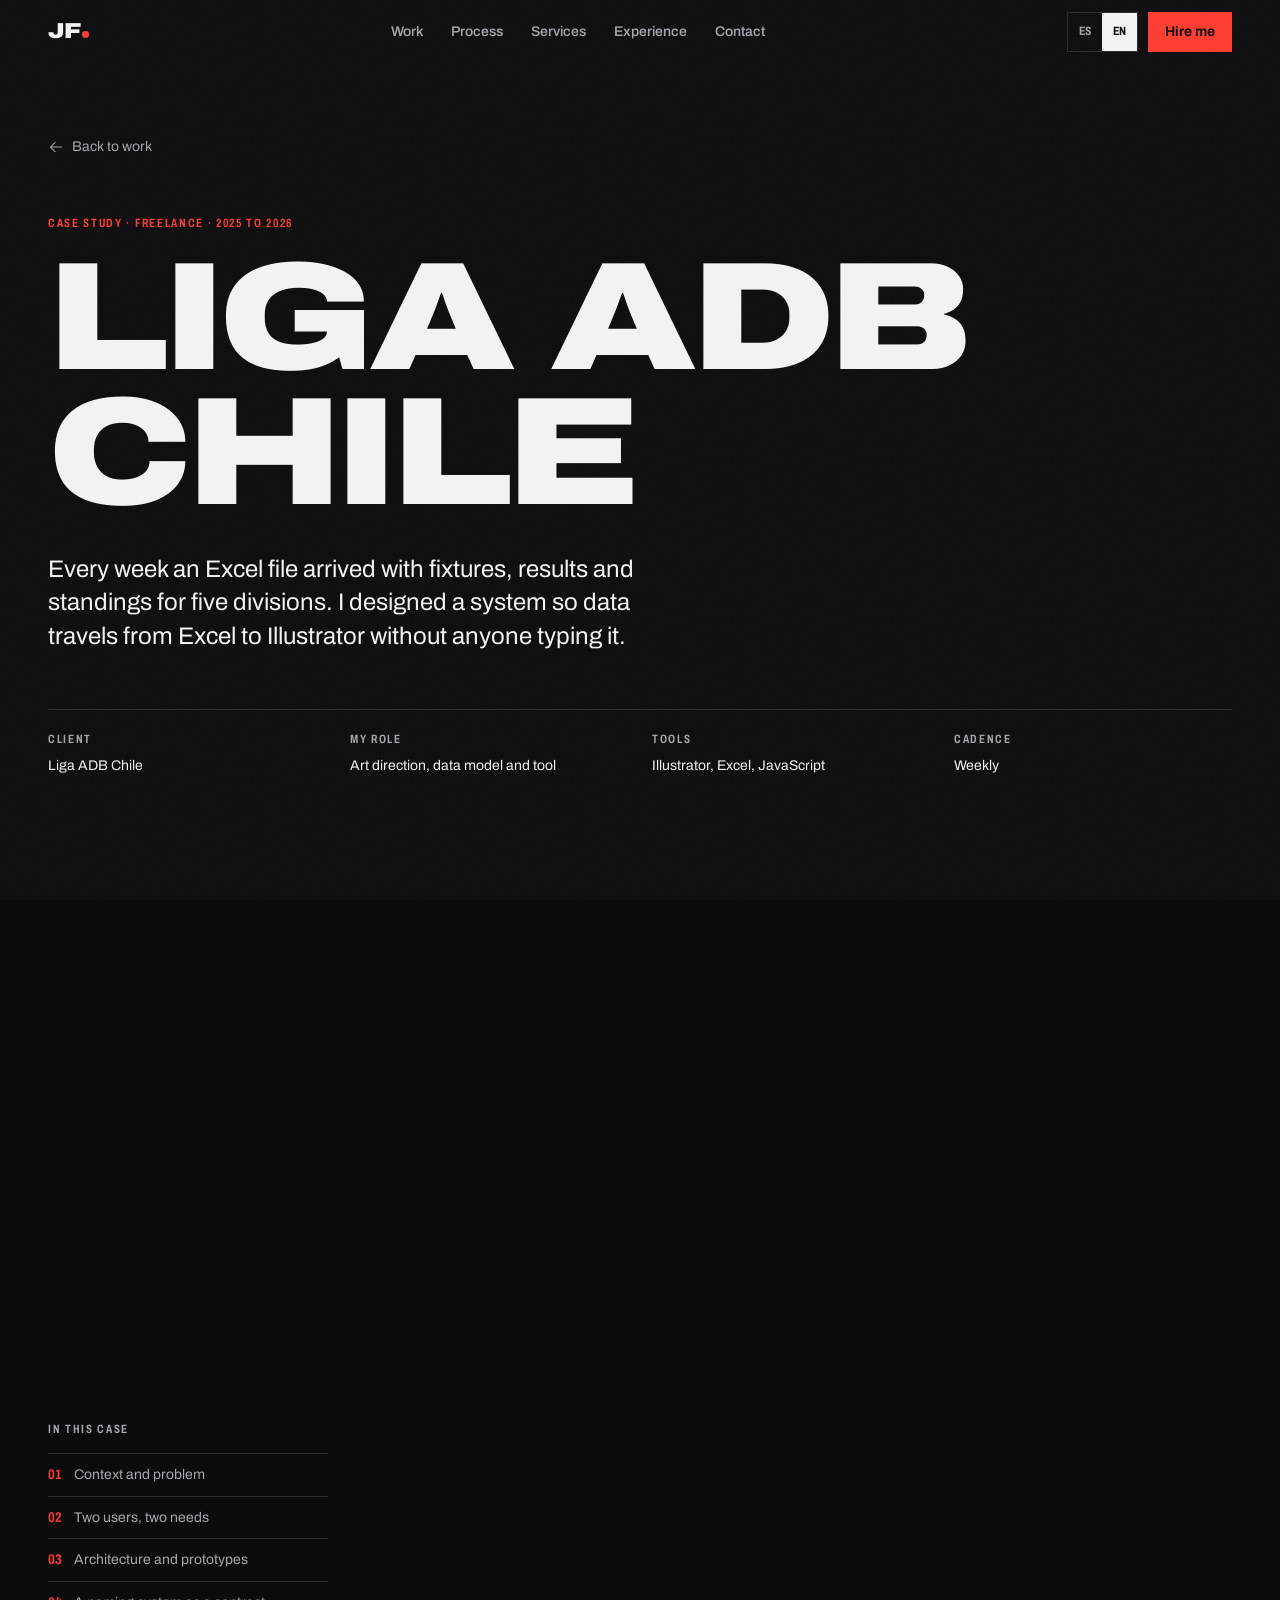
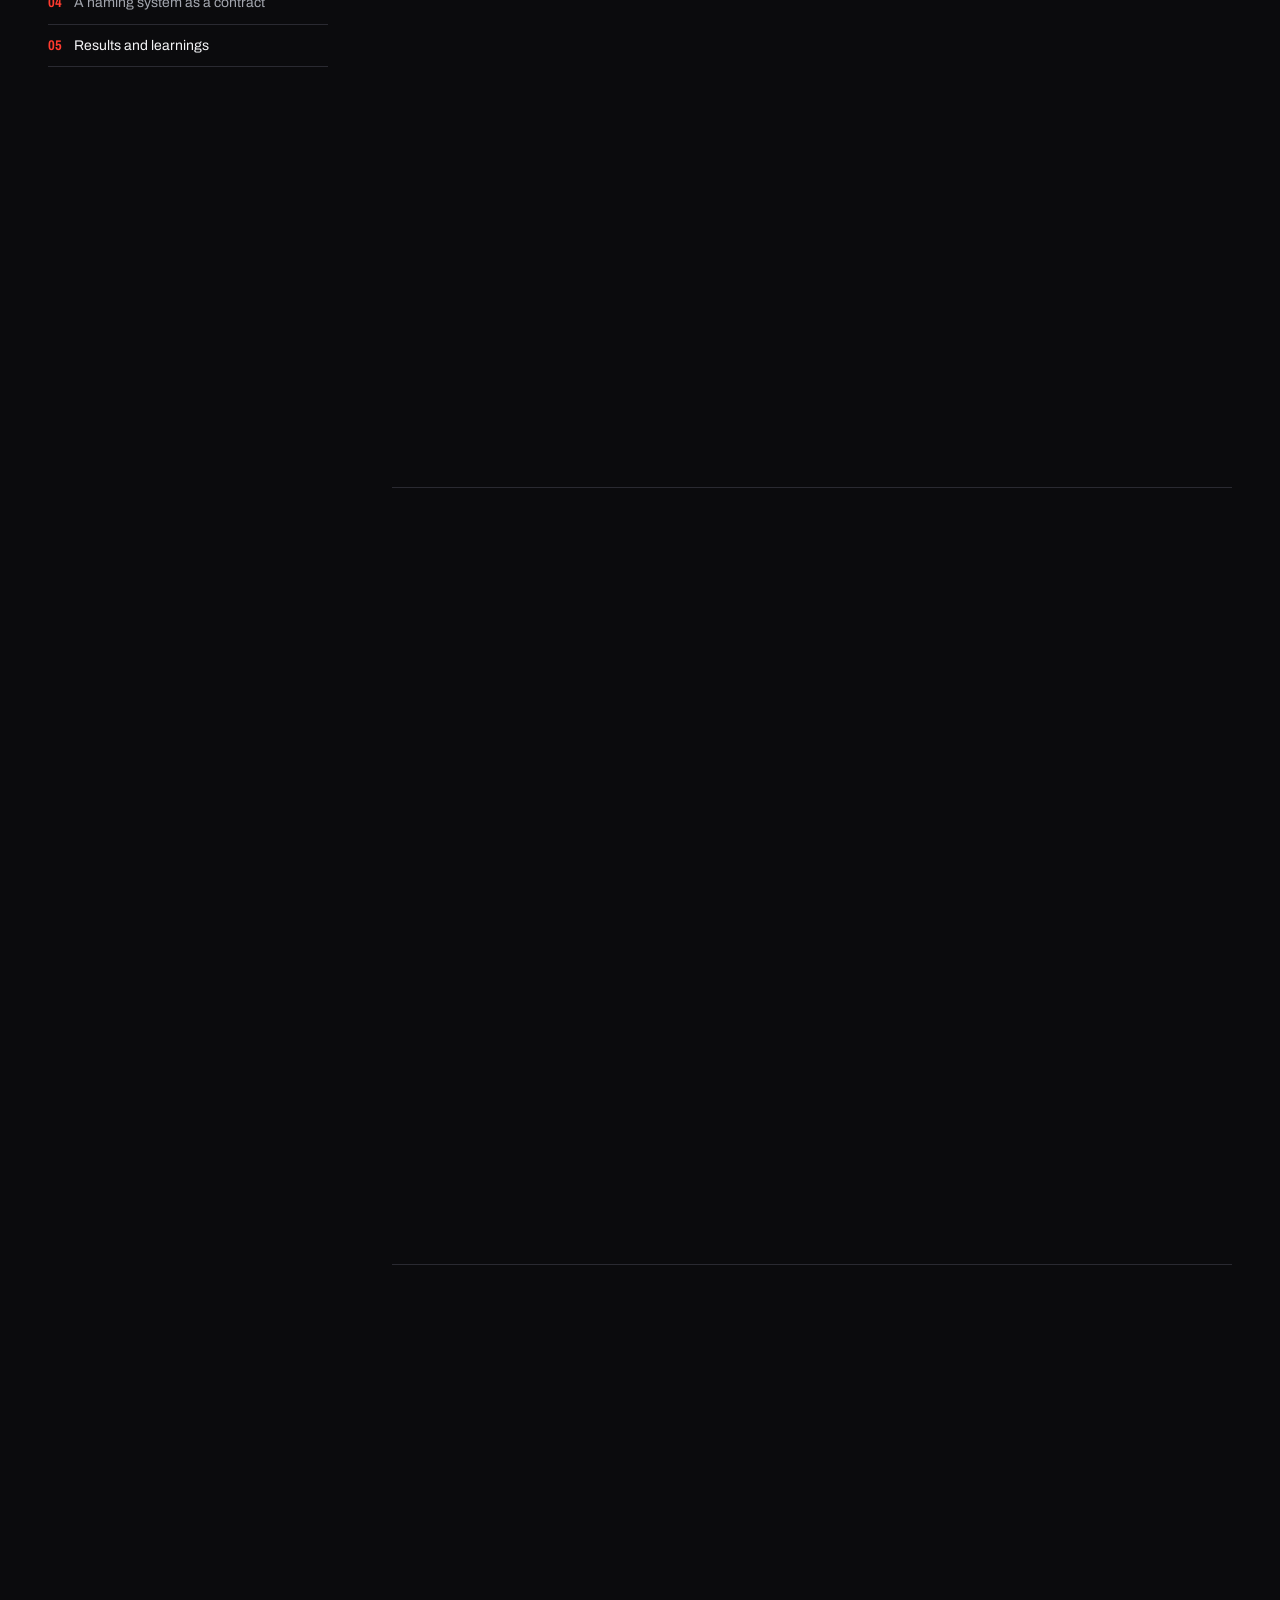
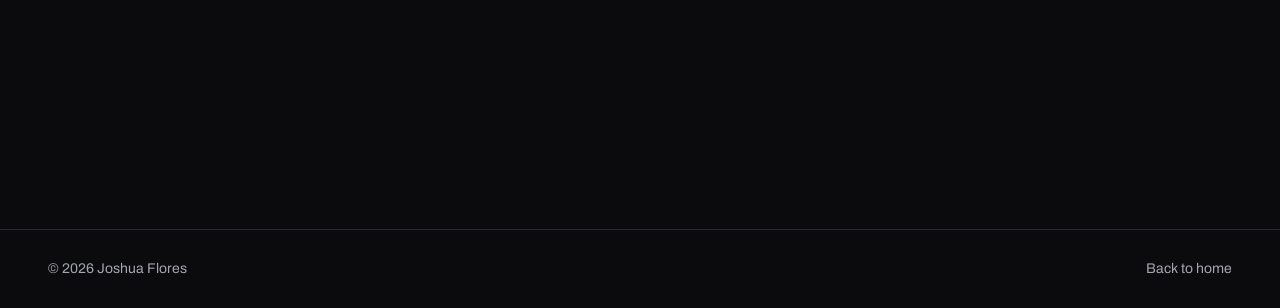
<file: casos/liga-adb.html>
<!doctype html>
<html lang="es">
<head>
<meta charset="utf-8">
<meta name="viewport" content="width=device-width, initial-scale=1, viewport-fit=cover">
<title>Liga ADB Chile · Caso de estudio · Joshua Flores</title>
<meta name="description" content="Caso de estudio: un sistema que convierte el Excel semanal de una liga de fútbol de cinco divisiones en piezas de Illustrator sin teclear datos.">
<meta name="theme-color" content="#0B0B0D">
<meta property="og:type" content="article">
<meta property="og:title" content="Liga ADB Chile · Joshua Flores">
<meta property="og:description" content="Caso de estudio: un sistema que convierte el Excel semanal de una liga de fútbol de cinco divisiones en piezas de Illustrator sin teclear datos.">
<meta property="og:image" content="https://jfstudio-mx.github.io/portfolio/assets/img/league/ligaadb_fixture.webp">
<link rel="icon" href="../favicon.svg" type="image/svg+xml">
<link rel="preload" href="../assets/fonts/archivo-var.woff2" as="font" type="font/woff2" crossorigin>
<link rel="stylesheet" href="../css/styles.css?v=20261028c">
<script>
  (function () { var d = document.documentElement; d.classList.add('js-motion'); if (window.matchMedia('(prefers-reduced-motion: reduce)').matches) d.classList.add('rm'); })();
</script>
</head>
<body class="case-page">
<svg xmlns="http://www.w3.org/2000/svg" style="display:none"><symbol id="i-arrow-up-right" viewBox="0 0 256 256"><path d="M200,64V168a8,8,0,0,1-16,0V83.31L69.66,197.66a8,8,0,0,1-11.32-11.32L172.69,72H88a8,8,0,0,1,0-16H192A8,8,0,0,1,200,64Z"/></symbol><symbol id="i-arrow-right" viewBox="0 0 256 256"><path d="M221.66,133.66l-72,72a8,8,0,0,1-11.32-11.32L196.69,136H40a8,8,0,0,1,0-16H196.69L138.34,61.66a8,8,0,0,1,11.32-11.32l72,72A8,8,0,0,1,221.66,133.66Z"/></symbol><symbol id="i-arrow-down" viewBox="0 0 256 256"><path d="M205.66,149.66l-72,72a8,8,0,0,1-11.32,0l-72-72a8,8,0,0,1,11.32-11.32L120,196.69V40a8,8,0,0,1,16,0V196.69l58.34-58.35a8,8,0,0,1,11.32,11.32Z"/></symbol><symbol id="i-whatsapp-logo" viewBox="0 0 256 256"><path d="M187.58,144.84l-32-16a8,8,0,0,0-8,.5l-14.69,9.8a40.55,40.55,0,0,1-16-16l9.8-14.69a8,8,0,0,0,.5-8l-16-32A8,8,0,0,0,104,64a40,40,0,0,0-40,40,88.1,88.1,0,0,0,88,88,40,40,0,0,0,40-40A8,8,0,0,0,187.58,144.84ZM152,176a72.08,72.08,0,0,1-72-72A24,24,0,0,1,99.29,80.46l11.48,23L101,118a8,8,0,0,0-.73,7.51,56.47,56.47,0,0,0,30.15,30.15A8,8,0,0,0,138,155l14.61-9.74,23,11.48A24,24,0,0,1,152,176ZM128,24A104,104,0,0,0,36.18,176.88L24.83,210.93a16,16,0,0,0,20.24,20.24l34.05-11.35A104,104,0,1,0,128,24Zm0,192a87.87,87.87,0,0,1-44.06-11.81,8,8,0,0,0-6.54-.67L40,216,52.47,178.6a8,8,0,0,0-.66-6.54A88,88,0,1,1,128,216Z"/></symbol><symbol id="i-linkedin-logo" viewBox="0 0 256 256"><path d="M216,24H40A16,16,0,0,0,24,40V216a16,16,0,0,0,16,16H216a16,16,0,0,0,16-16V40A16,16,0,0,0,216,24Zm0,192H40V40H216V216ZM96,112v64a8,8,0,0,1-16,0V112a8,8,0,0,1,16,0Zm88,28v36a8,8,0,0,1-16,0V140a20,20,0,0,0-40,0v36a8,8,0,0,1-16,0V112a8,8,0,0,1,15.79-1.78A36,36,0,0,1,184,140ZM100,84A12,12,0,1,1,88,72,12,12,0,0,1,100,84Z"/></symbol><symbol id="i-envelope-simple" viewBox="0 0 256 256"><path d="M224,48H32a8,8,0,0,0-8,8V192a16,16,0,0,0,16,16H216a16,16,0,0,0,16-16V56A8,8,0,0,0,224,48ZM203.43,64,128,133.15,52.57,64ZM216,192H40V74.19l82.59,75.71a8,8,0,0,0,10.82,0L216,74.19V192Z"/></symbol><symbol id="i-download-simple" viewBox="0 0 256 256"><path d="M224,144v64a8,8,0,0,1-8,8H40a8,8,0,0,1-8-8V144a8,8,0,0,1,16,0v56H208V144a8,8,0,0,1,16,0Zm-101.66,5.66a8,8,0,0,0,11.32,0l40-40a8,8,0,0,0-11.32-11.32L136,124.69V32a8,8,0,0,0-16,0v92.69L93.66,98.34a8,8,0,0,0-11.32,11.32Z"/></symbol><symbol id="i-play" viewBox="0 0 256 256"><path d="M232.4,114.49,88.32,26.35a16,16,0,0,0-16.2-.3A15.86,15.86,0,0,0,64,39.87V216.13A15.94,15.94,0,0,0,80,232a16.07,16.07,0,0,0,8.36-2.35L232.4,141.51a15.81,15.81,0,0,0,0-27ZM80,215.94V40l143.83,88Z"/></symbol><symbol id="i-x" viewBox="0 0 256 256"><path d="M205.66,194.34a8,8,0,0,1-11.32,11.32L128,139.31,61.66,205.66a8,8,0,0,1-11.32-11.32L116.69,128,50.34,61.66A8,8,0,0,1,61.66,50.34L128,116.69l66.34-66.35a8,8,0,0,1,11.32,11.32L139.31,128Z"/></symbol><symbol id="i-caret-left" viewBox="0 0 256 256"><path d="M165.66,202.34a8,8,0,0,1-11.32,11.32l-80-80a8,8,0,0,1,0-11.32l80-80a8,8,0,0,1,11.32,11.32L91.31,128Z"/></symbol><symbol id="i-caret-right" viewBox="0 0 256 256"><path d="M181.66,133.66l-80,80a8,8,0,0,1-11.32-11.32L164.69,128,90.34,53.66a8,8,0,0,1,11.32-11.32l80,80A8,8,0,0,1,181.66,133.66Z"/></symbol><symbol id="i-copy" viewBox="0 0 256 256"><path d="M216,32H88a8,8,0,0,0-8,8V80H40a8,8,0,0,0-8,8V216a8,8,0,0,0,8,8H168a8,8,0,0,0,8-8V176h40a8,8,0,0,0,8-8V40A8,8,0,0,0,216,32ZM160,208H48V96H160Zm48-48H176V88a8,8,0,0,0-8-8H96V48H208Z"/></symbol><symbol id="i-check" viewBox="0 0 256 256"><path d="M229.66,77.66l-128,128a8,8,0,0,1-11.32,0l-56-56a8,8,0,0,1,11.32-11.32L96,188.69,218.34,66.34a8,8,0,0,1,11.32,11.32Z"/></symbol><symbol id="i-replay" viewBox="0 0 256 256"><path d="M224,128a96,96,0,0,1-94.71,96H128A95.38,95.38,0,0,1,62.1,197.8a8,8,0,0,1,11-11.63A80,80,0,1,0,71.43,71.39a3.07,3.07,0,0,1-.26.25L44.59,96H72a8,8,0,0,1,0,16H24a8,8,0,0,1-8-8V56a8,8,0,0,1,16,0V85.8L60.25,60A96,96,0,0,1,224,128Z"/></symbol><symbol id="i-pause" viewBox="0 0 256 256"><path d="M200,32H160a16,16,0,0,0-16,16V208a16,16,0,0,0,16,16h40a16,16,0,0,0,16-16V48A16,16,0,0,0,200,32Zm0,176H160V48h40ZM96,32H56A16,16,0,0,0,40,48V208a16,16,0,0,0,16,16H96a16,16,0,0,0,16-16V48A16,16,0,0,0,96,32Zm0,176H56V48H96Z"/></symbol><symbol id="l-sparkle" viewBox="0 0 256 256"><path d="M196.89,130.94,144.4,111.6,125.06,59.11a13.92,13.92,0,0,0-26.12,0L79.6,111.6,27.11,130.94a13.92,13.92,0,0,0,0,26.12L79.6,176.4l19.34,52.49a13.92,13.92,0,0,0,26.12,0L144.4,176.4l52.49-19.34a13.92,13.92,0,0,0,0-26.12Zm-4.15,14.86-55.08,20.3a6,6,0,0,0-3.56,3.56l-20.3,55.08a1.92,1.92,0,0,1-3.6,0L89.9,169.66a6,6,0,0,0-3.56-3.56L31.26,145.8a1.92,1.92,0,0,1,0-3.6l55.08-20.3a6,6,0,0,0,3.56-3.56l20.3-55.08a1.92,1.92,0,0,1,3.6,0l20.3,55.08a6,6,0,0,0,3.56,3.56l55.08,20.3a1.92,1.92,0,0,1,0,3.6ZM146,40a6,6,0,0,1,6-6h18V16a6,6,0,0,1,12,0V34h18a6,6,0,0,1,0,12H182V64a6,6,0,0,1-12,0V46H152A6,6,0,0,1,146,40ZM246,88a6,6,0,0,1-6,6H230v10a6,6,0,0,1-12,0V94H208a6,6,0,0,1,0-12h10V72a6,6,0,0,1,12,0V82h10A6,6,0,0,1,246,88Z"/></symbol><symbol id="l-image" viewBox="0 0 256 256"><path d="M216,42H40A14,14,0,0,0,26,56V200a14,14,0,0,0,14,14H216a14,14,0,0,0,14-14V56A14,14,0,0,0,216,42ZM40,54H216a2,2,0,0,1,2,2V163.57L188.53,134.1a14,14,0,0,0-19.8,0l-21.42,21.42L101.9,110.1a14,14,0,0,0-19.8,0L38,154.2V56A2,2,0,0,1,40,54ZM38,200V171.17l52.58-52.58a2,2,0,0,1,2.84,0L176.83,202H40A2,2,0,0,1,38,200Zm178,2H193.8l-38-38,21.41-21.42a2,2,0,0,1,2.83,0l38,38V200A2,2,0,0,1,216,202ZM146,100a10,10,0,1,1,10,10A10,10,0,0,1,146,100Z"/></symbol><symbol id="l-hand-pointing" viewBox="0 0 256 256"><path d="M196,90a25.87,25.87,0,0,0-14.59,4.49A26,26,0,0,0,142,78.1V44a26,26,0,0,0-52,0v87l-7.53-12.1a26,26,0,0,0-45,26.07l4.67,8.25c34,60,48.07,84.77,93.86,84.77a86.1,86.1,0,0,0,86-86V116A26,26,0,0,0,196,90Zm14,62a74.09,74.09,0,0,1-74,74c-38.8,0-50-19.83-83.42-78.69L47.89,139l0,0A14,14,0,0,1,53,119.88,13.87,13.87,0,0,1,60,118a14,14,0,0,1,12.15,7l.1.17,18.68,30A6,6,0,0,0,102,152V44a14,14,0,0,1,28,0v68a6,6,0,0,0,12,0V100a14,14,0,0,1,28,0v20a6,6,0,0,0,12,0v-4a14,14,0,0,1,28,0Z"/></symbol><symbol id="l-shield-check" viewBox="0 0 256 256"><path d="M208,42H48A14,14,0,0,0,34,56v56c0,51.94,25.12,83.4,46.2,100.64,22.73,18.6,45.27,24.89,46.22,25.15a6,6,0,0,0,3.16,0c.95-.26,23.49-6.55,46.22-25.15C196.88,195.4,222,163.94,222,112V56A14,14,0,0,0,208,42Zm2,70c0,37.76-13.94,68.39-41.44,91.06A131.17,131.17,0,0,1,128,225.72a130.94,130.94,0,0,1-40.56-22.66C59.94,180.39,46,149.76,46,112V56a2,2,0,0,1,2-2H208a2,2,0,0,1,2,2ZM172.24,99.76a6,6,0,0,1,0,8.48l-56,56a6,6,0,0,1-8.48,0l-24-24a6,6,0,0,1,8.48-8.48L112,151.51l51.76-51.75A6,6,0,0,1,172.24,99.76Z"/></symbol><symbol id="l-ruler" viewBox="0 0 256 256"><path d="M233.91,74.79,181.22,22.1a14,14,0,0,0-19.8,0L22.09,161.41a14,14,0,0,0,0,19.8L74.78,233.9a14,14,0,0,0,19.8,0L233.91,94.59A14,14,0,0,0,233.91,74.79ZM225.42,86.1,86.1,225.41h0a2,2,0,0,1-2.83,0L30.58,172.73a2,2,0,0,1,0-2.83L64,136.48l27.76,27.76a6,6,0,1,0,8.48-8.48L72.48,128,96,104.48l27.76,27.76a6,6,0,0,0,8.48-8.48L104.48,96,128,72.49l27.76,27.75a6,6,0,0,0,8.48-8.48L136.49,64,169.9,30.59a2,2,0,0,1,2.83,0l52.69,52.68A2,2,0,0,1,225.42,86.1Z"/></symbol><symbol id="l-storefront" viewBox="0 0 256 256"><path d="M26.22,94.41A6,6,0,0,0,26,96v16A38,38,0,0,0,42,143V216a6,6,0,0,0,6,6H208a6,6,0,0,0,6-6V143A38,38,0,0,0,230,112V96a5.91,5.91,0,0,0-.23-1.64L215.43,44.15A14.07,14.07,0,0,0,202,34H54A14.07,14.07,0,0,0,40.57,44.15Zm25.89-47A2,2,0,0,1,54,46H202a2,2,0,0,1,1.92,1.45L216.05,90H40ZM102,102h52v10a26,26,0,0,1-52,0Zm-64,0H90v10a26,26,0,0,1-38.18,23,6,6,0,0,0-1.65-1A26,26,0,0,1,38,112ZM202,210H54V148.66a38,38,0,0,0,42-16.21,37.95,37.95,0,0,0,64,0,38,38,0,0,0,42,16.21Zm3.83-76a6,6,0,0,0-1.65,1A26,26,0,0,1,166,112V102h52v10A26,26,0,0,1,205.83,134Z"/></symbol><symbol id="l-device-mobile" viewBox="0 0 256 256"><path d="M176,18H80A22,22,0,0,0,58,40V216a22,22,0,0,0,22,22h96a22,22,0,0,0,22-22V40A22,22,0,0,0,176,18ZM70,62H186V194H70ZM80,30h96a10,10,0,0,1,10,10V50H70V40A10,10,0,0,1,80,30Zm96,196H80a10,10,0,0,1-10-10V206H186v10A10,10,0,0,1,176,226Z"/></symbol><symbol id="l-envelope-simple" viewBox="0 0 256 256"><path d="M224,50H32a6,6,0,0,0-6,6V192a14,14,0,0,0,14,14H216a14,14,0,0,0,14-14V56A6,6,0,0,0,224,50ZM208.58,62,128,135.86,47.42,62ZM216,194H40a2,2,0,0,1-2-2V69.64l86,78.78a6,6,0,0,0,8.1,0L218,69.64V192A2,2,0,0,1,216,194Z"/></symbol><symbol id="l-megaphone" viewBox="0 0 256 256"><path d="M246,120a46.05,46.05,0,0,0-46-46H160.15c-2.58-.15-54.1-3.57-103.15-44.71A14,14,0,0,0,34,40V200a13.85,13.85,0,0,0,8.07,12.68A14.16,14.16,0,0,0,48,214a13.9,13.9,0,0,0,9-3.3c40-33.52,81.57-42,97-44.07v34a14,14,0,0,0,6.23,11.65l11,7.33a14,14,0,0,0,21.32-8.17l12.13-45.71A46.07,46.07,0,0,0,246,120ZM49.29,201.52A2,2,0,0,1,46,200V40a1.9,1.9,0,0,1,1.15-1.8A2.08,2.08,0,0,1,48,38a1.91,1.91,0,0,1,1.26.48c44,36.92,89,45.19,104.71,47v69C138.29,156.33,93.3,164.61,49.29,201.52Zm131.64,7a2,2,0,0,1-3.05,1.18l-11-7.33a2,2,0,0,1-.89-1.67V166h26.2ZM200,154H166V86h34a34,34,0,1,1,0,68Z"/></symbol><symbol id="l-printer" viewBox="0 0 256 256"><path d="M214.67,74H198V40a6,6,0,0,0-6-6H64a6,6,0,0,0-6,6V74H41.33C28.47,74,18,83.87,18,96v80a6,6,0,0,0,6,6H58v34a6,6,0,0,0,6,6H192a6,6,0,0,0,6-6V182h34a6,6,0,0,0,6-6V96C238,83.87,227.53,74,214.67,74ZM70,46H186V74H70ZM186,210H70V158H186Zm40-40H198V152a6,6,0,0,0-6-6H64a6,6,0,0,0-6,6v18H30V96c0-5.51,5.08-10,11.33-10H214.67C220.92,86,226,90.49,226,96Zm-28-54a10,10,0,1,1-10-10A10,10,0,0,1,198,116Z"/></symbol><symbol id="l-play" viewBox="0 0 256 256"><path d="M231.36,116.19,87.28,28.06a14,14,0,0,0-14.18-.27A13.69,13.69,0,0,0,66,39.87V216.13a13.69,13.69,0,0,0,7.1,12.08,14,14,0,0,0,14.18-.27l144.08-88.13a13.82,13.82,0,0,0,0-23.62Zm-6.26,13.38L81,217.7a2,2,0,0,1-2.06,0,1.78,1.78,0,0,1-1-1.61V39.87a1.78,1.78,0,0,1,1-1.61A2.06,2.06,0,0,1,80,38a2,2,0,0,1,1,.31L225.1,126.43a1.82,1.82,0,0,1,0,3.14Z"/></symbol><symbol id="l-cursor-click" viewBox="0 0 256 256"><path d="M90,24V16a6,6,0,0,1,12,0v8a6,6,0,0,1-12,0ZM16,102h8a6,6,0,0,0,0-12H16a6,6,0,0,0,0,12ZM125.32,37.37a6,6,0,0,0,8.05-2.69l8-16a6,6,0,0,0-10.74-5.37l-8,16A6,6,0,0,0,125.32,37.37Zm-96,85.26-16,8a6,6,0,0,0,5.36,10.74l16-8a6,6,0,1,0-5.36-10.74ZM217.9,185.41a14,14,0,0,1,0,19.8L205.21,217.9a14,14,0,0,1-19.8,0L134.1,166.59a2,2,0,0,0-3.21.54l-17.75,46.24a2.44,2.44,0,0,0-.1.24A13.85,13.85,0,0,1,100.26,222c-.23,0-.45,0-.68,0A13.85,13.85,0,0,1,87,212.38L34.7,52.3A14,14,0,0,1,52.3,34.7L212.38,87A14,14,0,0,1,213.61,113l-.24.09-46.25,17.76a2,2,0,0,0-.53,3.21Zm-8.49,8.49L158.1,142.59h0a14,14,0,0,1,4.32-22.74l.24-.1L208.91,102a2,2,0,0,0-.26-3.61L48.58,46.11a2.33,2.33,0,0,0-.65-.11,2,2,0,0,0-1.82,2.58L98.38,208.65a1.84,1.84,0,0,0,1.77,1.35,1.81,1.81,0,0,0,1.84-1.09l17.76-46.25.1-.24a14,14,0,0,1,22.74-4.32l51.31,51.31a2,2,0,0,0,2.83,0l12.68-12.68A2,2,0,0,0,209.41,193.9Z"/></symbol><symbol id="l-tag" viewBox="0 0 256 256"><path d="M241.91,137.42,142.59,38.1a13.94,13.94,0,0,0-9.9-4.1H40a6,6,0,0,0-6,6v92.69a13.94,13.94,0,0,0,4.1,9.9l99.32,99.32a14,14,0,0,0,19.8,0l84.69-84.69A14,14,0,0,0,241.91,137.42Zm-8.49,11.31-84.69,84.69a2,2,0,0,1-2.83,0L46.59,134.1a2,2,0,0,1-.59-1.41V46h86.69a2,2,0,0,1,1.41.59l99.32,99.31A2,2,0,0,1,233.42,148.73ZM94,84A10,10,0,1,1,84,74,10,10,0,0,1,94,84Z"/></symbol><symbol id="l-microsoft-excel-logo" viewBox="0 0 256 256"><path d="M200,26H72A14,14,0,0,0,58,40V66H40A14,14,0,0,0,26,80v96a14,14,0,0,0,14,14H58v26a14,14,0,0,0,14,14H200a14,14,0,0,0,14-14V40A14,14,0,0,0,200,26Zm-42,76h44v52H158Zm44-62V90H158V80a14,14,0,0,0-14-14h-2V38h58A2,2,0,0,1,202,40ZM70,40a2,2,0,0,1,2-2h58V66H70ZM38,176V80a2,2,0,0,1,2-2H144a2,2,0,0,1,2,2v96a2,2,0,0,1-2,2H40A2,2,0,0,1,38,176Zm32,40V190h60v28H72A2,2,0,0,1,70,216Zm130,2H142V190h2a14,14,0,0,0,14-14V166h44v50A2,2,0,0,1,200,218ZM67.39,148.16,84.19,128l-16.8-20.16a6,6,0,1,1,9.22-7.68L92,118.63l15.39-18.47a6,6,0,0,1,9.22,7.68L99.81,128l16.8,20.16a6,6,0,1,1-9.22,7.68L92,137.37,76.61,155.84a6,6,0,0,1-9.22-7.68Z"/></symbol><symbol id="l-copy" viewBox="0 0 256 256"><path d="M216,34H88a6,6,0,0,0-6,6V82H40a6,6,0,0,0-6,6V216a6,6,0,0,0,6,6H168a6,6,0,0,0,6-6V174h42a6,6,0,0,0,6-6V40A6,6,0,0,0,216,34ZM162,210H46V94H162Zm48-48H174V88a6,6,0,0,0-6-6H94V46H210Z"/></symbol><symbol id="l-clipboard-text" viewBox="0 0 256 256"><path d="M166,152a6,6,0,0,1-6,6H96a6,6,0,0,1,0-12h64A6,6,0,0,1,166,152Zm-6-38H96a6,6,0,0,0,0,12h64a6,6,0,0,0,0-12Zm54-66V216a14,14,0,0,1-14,14H56a14,14,0,0,1-14-14V48A14,14,0,0,1,56,34H93.17a45.91,45.91,0,0,1,69.66,0H200A14,14,0,0,1,214,48ZM94,64v2h68V64a34,34,0,0,0-68,0ZM202,48a2,2,0,0,0-2-2H170.33A45.77,45.77,0,0,1,174,64v8a6,6,0,0,1-6,6H88a6,6,0,0,1-6-6V64a45.77,45.77,0,0,1,3.67-18H56a2,2,0,0,0-2,2V216a2,2,0,0,0,2,2H200a2,2,0,0,0,2-2Z"/></symbol><symbol id="l-pen-nib" viewBox="0 0 256 256"><path d="M246,92.68a13.94,13.94,0,0,0-4.1-9.9L173.21,14.1a14,14,0,0,0-19.8,0L124.68,42.83,66.22,64.76a14,14,0,0,0-8.9,10.8L34.08,215A6,6,0,0,0,40,222a6.61,6.61,0,0,0,1-.08l139.44-23.24a14,14,0,0,0,10.81-8.9l21.92-58.46,28.74-28.74A13.92,13.92,0,0,0,246,92.68Zm-66,92.89a2,2,0,0,1-1.54,1.27L57.49,207l52.87-52.88a26,26,0,1,0-8.48-8.48L49,198.53l20.17-121A2,2,0,0,1,70.43,76l56.06-21L201,129.51ZM110,132a14,14,0,1,1,14,14A14,14,0,0,1,110,132ZM233.41,94.1,208,119.51,136.48,48,161.9,22.58a2,2,0,0,1,2.83,0l68.68,68.69a2,2,0,0,1,0,2.83Z"/></symbol><symbol id="l-eye" viewBox="0 0 256 256"><path d="M245.48,125.57c-.34-.78-8.66-19.23-27.24-37.81C201,70.54,171.38,50,128,50S55,70.54,37.76,87.76c-18.58,18.58-26.9,37-27.24,37.81a6,6,0,0,0,0,4.88c.34.77,8.66,19.22,27.24,37.8C55,185.47,84.62,206,128,206s73-20.53,90.24-37.75c18.58-18.58,26.9-37,27.24-37.8A6,6,0,0,0,245.48,125.57ZM128,194c-31.38,0-58.78-11.42-81.45-33.93A134.77,134.77,0,0,1,22.69,128,134.56,134.56,0,0,1,46.55,95.94C69.22,73.42,96.62,62,128,62s58.78,11.42,81.45,33.94A134.56,134.56,0,0,1,233.31,128C226.94,140.21,195,194,128,194Zm0-112a46,46,0,1,0,46,46A46.06,46.06,0,0,0,128,82Zm0,80a34,34,0,1,1,34-34A34,34,0,0,1,128,162Z"/></symbol><symbol id="l-image-square" viewBox="0 0 256 256"><path d="M208,34H48A14,14,0,0,0,34,48V208a14,14,0,0,0,14,14H208a14,14,0,0,0,14-14V48A14,14,0,0,0,208,34ZM46,208V48a2,2,0,0,1,2-2H208a2,2,0,0,1,2,2v82.2l-28.1-28.1a14,14,0,0,0-19.8,0L54.2,210H48A2,2,0,0,1,46,208Zm162,2H71.17l99.41-99.41a2,2,0,0,1,2.83,0L210,147.17V208A2,2,0,0,1,208,210ZM96,118A22,22,0,1,0,74,96,22,22,0,0,0,96,118Zm0-32A10,10,0,1,1,86,96,10,10,0,0,1,96,86Z"/></symbol><symbol id="l-code" viewBox="0 0 256 256"><path d="M67.84,92.61,25.37,128l42.47,35.39a6,6,0,1,1-7.68,9.22l-48-40a6,6,0,0,1,0-9.22l48-40a6,6,0,0,1,7.68,9.22Zm176,30.78-48-40a6,6,0,1,0-7.68,9.22L230.63,128l-42.47,35.39a6,6,0,1,0,7.68,9.22l48-40a6,6,0,0,0,0-9.22Zm-81.79-89A6,6,0,0,0,154.36,38l-64,176A6,6,0,0,0,94,221.64a6.15,6.15,0,0,0,2,.36,6,6,0,0,0,5.64-3.95l64-176A6,6,0,0,0,162.05,34.36Z"/></symbol><symbol id="l-user" viewBox="0 0 256 256"><path d="M229.19,213c-15.81-27.32-40.63-46.49-69.47-54.62a70,70,0,1,0-63.44,0C67.44,166.5,42.62,185.67,26.81,213a6,6,0,1,0,10.38,6C56.4,185.81,90.34,166,128,166s71.6,19.81,90.81,53a6,6,0,1,0,10.38-6ZM70,96a58,58,0,1,1,58,58A58.07,58.07,0,0,1,70,96Z"/></symbol><symbol id="l-check-circle" viewBox="0 0 256 256"><path d="M172.24,99.76a6,6,0,0,1,0,8.48l-56,56a6,6,0,0,1-8.48,0l-24-24a6,6,0,0,1,8.48-8.48L112,151.51l51.76-51.75A6,6,0,0,1,172.24,99.76ZM230,128A102,102,0,1,1,128,26,102.12,102.12,0,0,1,230,128Zm-12,0a90,90,0,1,0-90,90A90.1,90.1,0,0,0,218,128Z"/></symbol><symbol id="l-warning-circle" viewBox="0 0 256 256"><path d="M128,26A102,102,0,1,0,230,128,102.12,102.12,0,0,0,128,26Zm0,192a90,90,0,1,1,90-90A90.1,90.1,0,0,1,128,218Zm-6-82V80a6,6,0,0,1,12,0v56a6,6,0,0,1-12,0Zm16,36a10,10,0,1,1-10-10A10,10,0,0,1,138,172Z"/></symbol><symbol id="l-stack" viewBox="0 0 256 256"><path d="M229.18,173a6,6,0,0,1-2.16,8.2l-96,56a6,6,0,0,1-6,0l-96-56a6,6,0,0,1,6-10.36l93,54.23,93-54.23A6,6,0,0,1,229.18,173ZM221,122.82l-93,54.23L35,122.82a6,6,0,0,0-6,10.36l96,56a6,6,0,0,0,6,0l96-56a6,6,0,0,0-6-10.36ZM26,80a6,6,0,0,1,3-5.18l96-56a6,6,0,0,1,6,0l96,56a6,6,0,0,1,0,10.36l-96,56a6,6,0,0,1-6,0l-96-56A6,6,0,0,1,26,80Zm17.91,0L128,129.05,212.09,80,128,31Z"/></symbol><symbol id="l-calendar-blank" viewBox="0 0 256 256"><path d="M208,34H182V24a6,6,0,0,0-12,0V34H86V24a6,6,0,0,0-12,0V34H48A14,14,0,0,0,34,48V208a14,14,0,0,0,14,14H208a14,14,0,0,0,14-14V48A14,14,0,0,0,208,34ZM48,46H74V56a6,6,0,0,0,12,0V46h84V56a6,6,0,0,0,12,0V46h26a2,2,0,0,1,2,2V82H46V48A2,2,0,0,1,48,46ZM208,210H48a2,2,0,0,1-2-2V94H210V208A2,2,0,0,1,208,210Z"/></symbol><symbol id="l-soccer-ball" viewBox="0 0 256 256"><path d="M128,26A102,102,0,1,0,230,128,102.12,102.12,0,0,0,128,26Zm77.67,147.42H169.89L159.41,159l13.29-38.72,17-5.51,27.94,21.43A89.38,89.38,0,0,1,205.67,173.42Zm-119.56,0H50.33A89.38,89.38,0,0,1,38.38,136.2l27.94-21.43,17,5.51L96.59,159ZM51,81.42l7.24,24.41-20,15.34A89.47,89.47,0,0,1,51,81.42ZM107.56,154,95.15,117.86,128,95.28l32.85,22.58L148.44,154Zm90.19-48.17L205,81.42a89.47,89.47,0,0,1,12.75,39.75Zm-1.66-36.62L186,103.35l-17,5.53-35-24V67.16l30.9-21.24A90.3,90.3,0,0,1,196.09,69.21ZM150.92,41,128,56.72,105.08,41a90.22,90.22,0,0,1,45.84,0ZM91.11,45.91,122,67.16V84.84l-35,24-17-5.53L59.91,69.21A90.4,90.4,0,0,1,91.11,45.91ZM58.75,185.42H84.93l9.19,26A90.37,90.37,0,0,1,58.75,185.42Zm49.68,30.43L95.88,180.39,106.34,166h43.32l10.46,14.39-12.55,35.46a90.14,90.14,0,0,1-39.14,0Zm53.45-4.48,9.19-26h26.18A90.37,90.37,0,0,1,161.88,211.37Z"/></symbol><symbol id="i-instagram-logo" viewBox="0 0 256 256"><path d="M128,80a48,48,0,1,0,48,48A48.05,48.05,0,0,0,128,80Zm0,80a32,32,0,1,1,32-32A32,32,0,0,1,128,160ZM176,24H80A56.06,56.06,0,0,0,24,80v96a56.06,56.06,0,0,0,56,56h96a56.06,56.06,0,0,0,56-56V80A56.06,56.06,0,0,0,176,24Zm40,152a40,40,0,0,1-40,40H80a40,40,0,0,1-40-40V80A40,40,0,0,1,80,40h96a40,40,0,0,1,40,40ZM192,76a12,12,0,1,1-12-12A12,12,0,0,1,192,76Z"/></symbol><symbol id="l-globe" viewBox="0 0 256 256"><path d="M128,26A102,102,0,1,0,230,128,102.12,102.12,0,0,0,128,26Zm81.57,64H169.19a132.58,132.58,0,0,0-25.73-50.67A90.29,90.29,0,0,1,209.57,90ZM218,128a89.7,89.7,0,0,1-3.83,26H171.81a155.43,155.43,0,0,0,0-52h42.36A89.7,89.7,0,0,1,218,128Zm-90,87.83a110,110,0,0,1-15.19-19.45A124.24,124.24,0,0,1,99.35,166h57.3a124.24,124.24,0,0,1-13.46,30.38A110,110,0,0,1,128,215.83ZM96.45,154a139.18,139.18,0,0,1,0-52h63.1a139.18,139.18,0,0,1,0,52ZM38,128a89.7,89.7,0,0,1,3.83-26H84.19a155.43,155.43,0,0,0,0,52H41.83A89.7,89.7,0,0,1,38,128Zm90-87.83a110,110,0,0,1,15.19,19.45A124.24,124.24,0,0,1,156.65,90H99.35a124.24,124.24,0,0,1,13.46-30.38A110,110,0,0,1,128,40.17Zm-15.46-.84A132.58,132.58,0,0,0,86.81,90H46.43A90.29,90.29,0,0,1,112.54,39.33ZM46.43,166H86.81a132.58,132.58,0,0,0,25.73,50.67A90.29,90.29,0,0,1,46.43,166Zm97,50.67A132.58,132.58,0,0,0,169.19,166h40.38A90.29,90.29,0,0,1,143.46,216.67Z"/></symbol><symbol id="i-list" viewBox="0 0 256 256"><path d="M224,128a8,8,0,0,1-8,8H40a8,8,0,0,1,0-16H216A8,8,0,0,1,224,128ZM40,72H216a8,8,0,0,0,0-16H40a8,8,0,0,0,0,16ZM216,184H40a8,8,0,0,0,0,16H216a8,8,0,0,0,0-16Z"/></symbol></svg>
<a class="skip-link" href="#main" data-en="Skip to content">Saltar al contenido</a>
<div class="grain" aria-hidden="true"></div>

<header class="nav" id="nav">
  <div class="wrap nav__inner">
    <a href="../index.html?intro=0" class="logo" aria-label="Joshua Flores, inicio" data-en-aria-label="Joshua Flores, home">JF<span class="logo__dot"></span></a>
    <nav class="nav__links" aria-label="Principal" data-en-aria-label="Main">
      <a href="../index.html?intro=0#trabajo" data-en="Work">Trabajo</a>
      <a href="../index.html?intro=0#proceso" data-en="Process">Proceso</a>
      <a href="../index.html?intro=0#servicios" data-en="Services">Servicios</a>
      <a href="../index.html?intro=0#experiencia" data-en="Experience">Experiencia</a>
      <a href="../index.html?intro=0#contacto" data-en="Contact">Contacto</a>
    </nav>
    <div class="nav__right">
      <div class="lang" role="group" aria-label="Idioma" data-en-aria-label="Language">
        <button type="button" data-lang="es" aria-pressed="true">ES</button>
        <button type="button" data-lang="en" aria-pressed="false">EN</button>
      </div>
      <a href="../index.html?intro=0#contacto" class="btn btn--primary btn--sm nav__cta-mobile" data-en="Hire me">Contratar</a>
    </div>
  </div>
</header>

<main id="main">
  <section class="case-hero wrap">
    <a class="case-back link-u" href="../index.html?intro=0#liga"><svg class="icon" aria-hidden="true" style="transform: scaleX(-1)"><use href="#i-arrow-right"/></svg><span data-en="Back to work">Volver al trabajo</span></a>
    <p class="label case-kicker"><span data-en="Case study · Freelance · 2025 to 2026">Caso de estudio · Freelance · 2025 a 2026</span></p>
    <h1 class="display case-title"><span data-en="Liga ADB Chile">Liga ADB Chile</span></h1>
    <p class="case-intro" data-en="Every week an Excel file arrived with fixtures, results and standings for five divisions. I designed a system so data travels from Excel to Illustrator without anyone typing it.">Cada semana llegaba un Excel con la programación, resultados y tablas de cinco divisiones. Diseñé un sistema para que el dato viaje del Excel a Illustrator sin que nadie lo teclee.</p>
    <dl class="case-meta"><div><dt class="label" data-en="Client">Cliente</dt><dd data-en="Liga ADB Chile">Liga ADB Chile</dd></div><div><dt class="label" data-en="My role">Mi rol</dt><dd data-en="Art direction, data model and tool">Dirección visual, modelo de datos y herramienta</dd></div><div><dt class="label" data-en="Tools">Herramientas</dt><dd data-en="Illustrator, Excel, JavaScript">Illustrator, Excel, JavaScript</dd></div><div><dt class="label" data-en="Cadence">Frecuencia</dt><dd data-en="Weekly">Semanal</dd></div></dl>
  </section>

  <div class="wrap">
    <div class="case-leadfig case-leadfig--graphic"><div class="lg-pipe" data-graphic="pipeline" aria-hidden="true">
  <div class="lg-xls">
    <div class="lg-xls__bar"><svg class="tv-ico"><use href="#l-microsoft-excel-logo"/></svg><span>programacion.xlsx</span></div>
    <div class="lg-xh"><i><span data-en="TIME">HORA</span></i><i>LOCAL</i><i><span data-en="AWAY">VISITA</span></i><i><span data-en="SERIES">SERIE</span></i></div>
    <div class="lg-xr"><i class="lg-c lg-c--t">09:00</i><i class="lg-c"><b></b></i><i class="lg-c"><b></b></i><i class="lg-c lg-c--s"><b></b></i></div><div class="lg-xr"><i class="lg-c lg-c--t">10:30</i><i class="lg-c"><b></b></i><i class="lg-c"><b></b></i><i class="lg-c lg-c--s"><b></b></i></div><div class="lg-xr"><i class="lg-c lg-c--t">12:00</i><i class="lg-c"><b></b></i><i class="lg-c"><b></b></i><i class="lg-c lg-c--s"><b></b></i></div><div class="lg-xr"><i class="lg-c lg-c--t">13:30</i><i class="lg-c"><b></b></i><i class="lg-c"><b></b></i><i class="lg-c lg-c--s"><b></b></i></div><div class="lg-xr"><i class="lg-c lg-c--t">15:00</i><i class="lg-c"><b></b></i><i class="lg-c"><b></b></i><i class="lg-c lg-c--s"><b></b></i></div>
  </div>
  <div class="lg-link"><i class="lg-link__line"></i><i class="lg-link__dot"></i><span class="lg-link__lbl"><svg class="tv-ico"><use href="#l-code"/></svg>script.jsx</span></div>
  <div class="lg-card">
    <div class="lg-card__head"><span><span data-en="WEEK 1">SEMANA 1</span></span><b>FIXTURE</b><small><span data-en="PITCH 1">CANCHA 1</span></small></div>
    <div class="lg-fr"><span class="lg-fr__t">09:00</span><b class="lg-fr__a"></b><i>vs</i><b class="lg-fr__b"></b></div><div class="lg-fr"><span class="lg-fr__t">10:30</span><b class="lg-fr__a"></b><i>vs</i><b class="lg-fr__b"></b></div><div class="lg-fr"><span class="lg-fr__t">12:00</span><b class="lg-fr__a"></b><i>vs</i><b class="lg-fr__b"></b></div><div class="lg-fr"><span class="lg-fr__t">13:30</span><b class="lg-fr__a"></b><i>vs</i><b class="lg-fr__b"></b></div><div class="lg-fr"><span class="lg-fr__t">15:00</span><b class="lg-fr__a"></b><i>vs</i><b class="lg-fr__b"></b></div>
    <div class="lg-card__foot"><svg class="tv-ico"><use href="#l-soccer-ball"/></svg>LIGA ADB</div>
  </div>
</div></div>
    <div class="case-summary"><div><h2 class="label" data-en="Problem">Problema</h2><p data-en="Moving the Excel into design meant copying and pasting every value, and any typo ended up published.">Pasar el Excel a diseño era copiar y pegar dato por dato, y cualquier error de tecleo terminaba publicado.</p></div><div><h2 class="label" data-en="What I did">Qué hice</h2><p data-en="I modelled the data and designed a tool that reads the Excel and generates a script that fills the Illustrator templates.">Modelé los datos y diseñé una herramienta que lee el Excel y genera un script que llena las plantillas de Illustrator.</p></div><div><h2 class="label" data-en="Result">Resultado</h2><p data-en="Weekly production runs on this system. It read all 15 pitches correctly and no value is typed by hand.">La producción semanal corre sobre este sistema. Leyó correctamente las 15 canchas y ningún dato se teclea a mano.</p></div></div>
  </div>

  <div class="wrap case-body">
    <nav class="case-toc" aria-label="Capítulos del caso" data-en-aria-label="Case chapters">
      <p class="label" data-en="In this case">En este caso</p>
      <ol><li><a href="#contexto"><i>01</i><span data-en="Context and problem">Contexto y problema</span></a></li><li><a href="#usuarios"><i>02</i><span data-en="Two users, two needs">Dos usuarios, dos necesidades</span></a></li><li><a href="#arquitectura"><i>03</i><span data-en="Architecture and prototypes">Arquitectura y prototipos</span></a></li><li><a href="#sistema"><i>04</i><span data-en="A naming system as a contract">Un sistema de nombres como contrato</span></a></li><li><a href="#resultados"><i>05</i><span data-en="Results and learnings">Resultados y aprendizajes</span></a></li></ol>
    </nav>
    <div class="case-chapters"><section class="chap" id="contexto" aria-labelledby="contexto-t"><h2 class="chap__t" id="contexto-t"><i aria-hidden="true">01</i><span data-en="Context and problem">Contexto y problema</span></h2><p class="case-p" data-en="Liga ADB Chile runs amateur football in five divisions: Dorados, Diamantes, Super Senior, Senior and Junior. I produce their weekly Instagram content: cover, fixtures by pitch, results, top scorers and standings.">Liga ADB Chile organiza fútbol amateur en cinco divisiones: Dorados, Diamantes, Super Senior, Senior y Junior. Produzco su contenido semanal para Instagram: portada, programación por cancha, resultados, goleadores y tablas.</p><p class="case-p" data-en="My process was opening Illustrator and copying time, home, away and series pitch by pitch. I was the human bridge between two systems that already had the data in order.">Mi proceso era abrir Illustrator e ir cancha por cancha copiando hora, local, visita y serie. Era el puente humano entre dos sistemas que ya tenían los datos ordenados.</p><blockquote class="case-quote"><p data-en="The bottleneck was not how fast I could copy and paste. It was that a person had to do it at all.">El cuello de botella no era la velocidad del copiar y pegar. Era que una persona tuviera que hacerlo.</p><footer><span data-en="Reframing the problem after observing the full workflow.">Reencuadre del problema después de observar el flujo completo.</span></footer></blockquote><ul class="case-list"><li data-en="&lt;b&gt;Time:&lt;/b&gt; the work grew with every pitch and division, every week."><b>Tiempo:</b> el trabajo crecía con cada cancha y cada división, todas las semanas.</li><li data-en="&lt;b&gt;Public errors:&lt;/b&gt; a mistyped time means a team arriving late to its match."><b>Errores públicos:</b> un horario mal tecleado es un equipo que llega tarde a su partido.</li><li data-en="&lt;b&gt;Fragility:&lt;/b&gt; the Excel went from one sheet to five between weeks."><b>Fragilidad:</b> el Excel pasó de una hoja a cinco entre semanas.</li></ul></section><section class="chap" id="usuarios" aria-labelledby="usuarios-t"><h2 class="chap__t" id="usuarios-t"><i aria-hidden="true">02</i><span data-en="Two users, two needs">Dos usuarios, dos necesidades</span></h2><div class="case-cards"><div class="case-card"><h3 class="h3" data-en="The weekly producer">El productor semanal</h3><dl><div><dt data-en="Needs">Necesita</dt><dd data-en="Go from Excel to finished pieces without typing, with full typographic control.">Pasar de Excel a piezas terminadas sin teclear, con control tipográfico total.</dd></div><div><dt data-en="Frustration">Frustración</dt><dd data-en="Repeating the same mechanical task and checking every value by eye.">Repetir la misma tarea mecánica y revisar cada dato a ojo.</dd></div></dl></div><div class="case-card"><h3 class="h3" data-en="Players and delegates">Jugadores y delegados</h3><dl><div><dt data-en="Need">Necesitan</dt><dd data-en="Know where, when and against whom they play.">Saber dónde, a qué hora y contra quién juegan.</dd></div><div><dt data-en="Risk">Riesgo</dt><dd data-en="A wrong value has real consequences on the pitch.">Un dato equivocado tiene consecuencias reales en la cancha.</dd></div></dl></div></div><div class="case-table" role="region" tabindex="0" aria-label="Análisis de tareas del flujo anterior" data-en-aria-label="Task analysis of the previous workflow"><table><caption><span data-en="Task analysis of the previous workflow">Análisis de tareas del flujo anterior</span></caption><thead><tr><th scope="col"><span data-en="Step">Paso</span></th><th scope="col"><span data-en="Problem">Problema</span></th><th scope="col"><span data-en="Opportunity">Oportunidad</span></th></tr></thead><tbody><tr><td><span data-en="Find the right sheet">Ubicar la hoja correcta</span></td><td><span data-en="The structure changes week to week">La estructura cambia entre semanas</span></td><td><span data-en="Find sheets by name, not position">Buscar hojas por nombre, no por posición</span></td></tr><tr><td><span data-en="Copy data per pitch">Copiar datos por cancha</span></td><td><span data-en="Repetitive task that scales">Tarea repetitiva que escala</span></td><td><span data-en="Let the value travel to the layer by itself">Que el dato viaje solo a la capa</span></td></tr><tr><td><span data-en="Fit long names">Ajustar nombres largos</span></td><td><span data-en="Different criteria every week">Criterios distintos cada semana</span></td><td><span data-en="Fixed abbreviation rules">Reglas de abreviatura fijas</span></td></tr><tr><td><span data-en="Check by eye">Revisar a ojo</span></td><td><span data-en="Fails with fatigue">Falla con el cansancio</span></td><td><span data-en="Remove transcription altogether">Eliminar la transcripción</span></td></tr></tbody></table></div></section><section class="chap" id="arquitectura" aria-labelledby="arquitectura-t"><h2 class="chap__t" id="arquitectura-t"><i aria-hidden="true">03</i><span data-en="Architecture and prototypes">Arquitectura y prototipos</span></h2><p class="case-p" data-en="I modelled the content as a hierarchy. Fixtures are grouped by pitch, because players think about where they will be; results, scorers and standings by division, because that is where they compete. The 15 pitches are 13 numbered ones plus Fresia Molina and San Ignacio.">Modelé el contenido como una jerarquía. La programación se organiza por cancha, porque el jugador piensa en dónde va a estar; resultados, goleadores y tablas, por división, porque ahí compite. Las 15 canchas son 13 numeradas más Fresia Molina y San Ignacio.</p><div class="case-table" role="region" tabindex="0" aria-label="Comparación de los dos prototipos" data-en-aria-label="Comparing the two prototypes"><table><caption><span data-en="Comparing the two prototypes">Comparación de los dos prototipos</span></caption><thead><tr><th scope="col"><span data-en="Criterion">Criterio</span></th><th scope="col"><span data-en="A. PNG in the browser">A. PNG en el navegador</span></th><th scope="col"><span data-en="B. Script that fills Illustrator">B. Script que llena Illustrator</span></th></tr></thead><tbody><tr><td><span data-en="Typographic control">Control tipográfico</span></td><td><span data-en="Limited to browser rendering">Limitado al render del navegador</span></td><td><span data-en="Full, inside the design tool">Total, en la herramienta de diseño</span></td></tr><tr><td><span data-en="Last-minute changes">Ajustes de último minuto</span></td><td><span data-en="Require touching code">Requieren tocar código</span></td><td><span data-en="Directly on the piece">Directo sobre la pieza</span></td></tr><tr><td><span data-en="If the design changes">Si cambia el diseño</span></td><td><span data-en="Needs reprogramming">Hay que reprogramar</span></td><td><span data-en="Just keep the layer names">Basta mantener los nombres de capa</span></td></tr></tbody></table></div><div class="case-graphic"><div class="lg-flow" data-graphic="flow" aria-hidden="true">
  <div class="lg-lane lg-lane--before">
    <p class="lg-lane__t"><span data-en="Before">Antes</span><span class="lg-err"><svg class="tv-ico"><use href="#l-warning-circle"/></svg><span data-en="every value by hand">cada dato a mano</span></span></p>
    <ol class="lg-steps"><li class="lg-st "><svg class="tv-ico"><use href="#l-microsoft-excel-logo"/></svg><span data-en="Excel">Excel</span></li><li class="lg-st lg-st--hand"><svg class="tv-ico"><use href="#l-copy"/></svg><span data-en="Copy">Copiar</span></li><li class="lg-st lg-st--hand"><svg class="tv-ico"><use href="#l-clipboard-text"/></svg><span data-en="Paste">Pegar</span></li><li class="lg-st lg-st--hand"><svg class="tv-ico"><use href="#l-eye"/></svg><span data-en="Check by eye">Revisar a ojo</span></li><li class="lg-st "><svg class="tv-ico"><use href="#l-image-square"/></svg><span data-en="PNG">PNG</span></li></ol>
  </div>
  <div class="lg-lane lg-lane--after">
    <p class="lg-lane__t"><span data-en="After">Después</span><span class="lg-ok"><svg class="tv-ico"><use href="#l-check-circle"/></svg><span data-en="0 values typed">0 datos tecleados</span></span></p>
    <ol class="lg-steps"><li class="lg-st "><svg class="tv-ico"><use href="#l-microsoft-excel-logo"/></svg><span data-en="Excel">Excel</span></li><li class="lg-st "><svg class="tv-ico"><use href="#l-check-circle"/></svg><span data-en="Review data">Revisar datos</span></li><li class="lg-st "><svg class="tv-ico"><use href="#l-code"/></svg><span data-en="Script">Script</span></li><li class="lg-st "><svg class="tv-ico"><use href="#l-pen-nib"/></svg><span data-en="Illustrator">Illustrator</span></li><li class="lg-st "><svg class="tv-ico"><use href="#l-image-square"/></svg><span data-en="PNG">PNG</span></li><i class="lg-pulse"></i></ol>
  </div>
</div></div><p class="case-p" data-en="I chose B. A was faster in theory, but it took me out of the tool where I control final quality. A stayed as a fallback.">Elegí B. A era más rápido en teoría, pero me sacaba de la herramienta donde controlo la calidad final. A quedó como respaldo.</p></section><section class="chap" id="sistema" aria-labelledby="sistema-t"><h2 class="chap__t" id="sistema-t"><i aria-hidden="true">04</i><span data-en="A naming system as a contract">Un sistema de nombres como contrato</span></h2><p class="case-p" data-en="The core piece is not visual, it is a convention: &lt;b&gt;liga_[section]_[key][N]&lt;/b&gt;. It works like design system tokens: a stable agreement between data and design that lets one change without breaking the other.">La pieza central no es visual, es una convención: <b>liga_[sección]_[clave][N]</b>. Funciona como los tokens de un design system: un acuerdo estable entre datos y diseño que permite cambiar uno sin romper el otro.</p><div class="case-table" role="region" tabindex="0" aria-label="Convención de nombres de capas" data-en-aria-label="Layer naming convention"><table><caption><span data-en="Layer naming convention">Convención de nombres de capas</span></caption><thead><tr><th scope="col"><span data-en="Pattern">Patrón</span></th><th scope="col"><span data-en="Example">Ejemplo</span></th><th scope="col"><span data-en="What it fills">Qué llena</span></th></tr></thead><tbody><tr><td><span data-en="liga_portada_[field]">liga_portada_[campo]</span></td><td><span data-en="liga_portada_fecha">liga_portada_fecha</span></td><td><span data-en="Matchday date">Fecha de la jornada</span></td></tr><tr><td><span data-en="liga_c[N]_[field][row]">liga_c[N]_[campo][fila]</span></td><td><span data-en="liga_c1_local1">liga_c1_local1</span></td><td><span data-en="Home team, first match, pitch 1">Local del primer partido, cancha 1</span></td></tr><tr><td><span data-en="liga_cfm_[field][row]">liga_cfm_[campo][fila]</span></td><td><span data-en="liga_cfm_hora2">liga_cfm_hora2</span></td><td><span data-en="Second match time at Fresia Molina">Hora del segundo partido en Fresia Molina</span></td></tr></tbody></table></div><div class="case-graphic"><div class="lg-layers" data-graphic="layers" aria-hidden="true">
  <div class="lg-layers__bar"><svg class="tv-ico"><use href="#l-stack"/></svg><span data-en="Layers">Capas</span></div>
  <div class="lg-ly"><svg class="tv-ico"><use href="#l-eye"/></svg><code>liga_portada_fecha</code><span class="lg-val">28 MAR 2026</span></div><div class="lg-ly"><svg class="tv-ico"><use href="#l-eye"/></svg><code>liga_c1_hora1</code><span class="lg-val">09:00</span></div><div class="lg-ly"><svg class="tv-ico"><use href="#l-eye"/></svg><code>liga_c1_local1</code><span class="lg-val lg-val--bar"><b></b></span></div><div class="lg-ly"><svg class="tv-ico"><use href="#l-eye"/></svg><code>liga_c1_visita1</code><span class="lg-val lg-val--bar"><b></b></span></div><div class="lg-ly"><svg class="tv-ico"><use href="#l-eye"/></svg><code>liga_cfm_hora2</code><span class="lg-val">10:30</span></div>
</div></div><p class="case-p" data-en="Staff credentials follow the same logic: one template, named layers and each person&#x27;s data filling in on its own.">Las credenciales de staff salen de la misma lógica: una plantilla, capas con nombre y los datos de cada persona llenándose solos.</p><div class="case-graphic"><div class="lg-badges" data-graphic="badges" aria-hidden="true"><div class="lg-badge">
      <i class="lg-badge__clip"></i>
      <div class="lg-badge__top">STAFF</div>
      <div class="lg-badge__av"><svg class="tv-ico"><use href="#l-user"/></svg></div>
      <b class="lg-badge__name"></b><b class="lg-badge__role"></b>
      <div class="lg-badge__code"></div>
    </div><div class="lg-badge">
      <i class="lg-badge__clip"></i>
      <div class="lg-badge__top">STAFF</div>
      <div class="lg-badge__av"><svg class="tv-ico"><use href="#l-user"/></svg></div>
      <b class="lg-badge__name"></b><b class="lg-badge__role"></b>
      <div class="lg-badge__code"></div>
    </div><div class="lg-badge">
      <i class="lg-badge__clip"></i>
      <div class="lg-badge__top">STAFF</div>
      <div class="lg-badge__av"><svg class="tv-ico"><use href="#l-user"/></svg></div>
      <b class="lg-badge__name"></b><b class="lg-badge__role"></b>
      <div class="lg-badge__code"></div>
    </div><div class="lg-badge">
      <i class="lg-badge__clip"></i>
      <div class="lg-badge__top">STAFF</div>
      <div class="lg-badge__av"><svg class="tv-ico"><use href="#l-user"/></svg></div>
      <b class="lg-badge__name"></b><b class="lg-badge__role"></b>
      <div class="lg-badge__code"></div>
    </div></div></div><p class="case-p" data-en="The league already had a recognisable identity, dark with red accents, so I did not redesign it. The visual work was ordering information: time and teams most visible, the pitch as the header.">La liga ya tenía una identidad reconocible, oscura con acentos rojos, así que no la rediseñé. El trabajo visual estuvo en ordenar la información: hora y equipos como lo más visible, la cancha como encabezado.</p></section><section class="chap" id="resultados" aria-labelledby="resultados-t"><h2 class="chap__t" id="resultados-t"><i aria-hidden="true">05</i><span data-en="Results and learnings">Resultados y aprendizajes</span></h2><dl class="case-stats"><div><dt class="case-stats__n">15 / 15</dt><dd data-en="pitches with fixtures read correctly during validation">canchas con la programación leída correctamente en la validación</dd></div><div><dt class="case-stats__n">0</dt><dd data-en="values typed by hand in the pieces">datos tecleados a mano en las piezas</dd></div><div><dt class="case-stats__n">5 × 5</dt><dd data-en="divisions and content types in one system">divisiones y tipos de contenido en un mismo sistema</dd></div></dl><p class="case-p" data-en="The most important change is not visible in the pieces: my time moved from transcribing to reviewing and designing.">El cambio más importante no se ve en las piezas: mi tiempo pasó de transcribir a revisar y diseñar.</p><ul class="case-list"><li data-en="Designing for change beats optimising. The client file was going to change and the tool had to withstand it.">Diseñar para el cambio vale más que optimizar. El archivo del cliente iba a cambiar y la herramienta tenía que resistirlo.</li><li data-en="A good internal tool respects the workflow of whoever uses it.">Una buena herramienta interna respeta el flujo de quien la usa.</li></ul><p class="case-p" data-en="&lt;a class=&quot;link-u accent&quot; href=&quot;https://www.instagram.com/liga_adb_chile/&quot; target=&quot;_blank&quot; rel=&quot;noopener&quot;&gt;See the published pieces on Instagram&lt;/a&gt;"><a class="link-u accent" href="https://www.instagram.com/liga_adb_chile/" target="_blank" rel="noopener">Ver las piezas publicadas en Instagram</a></p><p class="case-p" data-en="On AI use: I built the tool code with help from Claude. The diagnosis, data model, rules, templates and validation with real data are mine.">Sobre el uso de IA: el código de la herramienta lo desarrollé con asistencia de Claude. El diagnóstico, el modelo de datos, las reglas, las plantillas y la validación con datos reales son míos.</p></section></div>
  </div>

  <section class="wrap case-end">
    <a class="case-next" href="otro-josh.html"><span class="label" data-en="Next case">Siguiente caso</span><span class="case-next__t"><span data-en="Otro Josh">Otro Josh</span></span><svg class="icon" aria-hidden="true"><use href="#i-arrow-right"/></svg></a>
    <div class="case-cta">
      <h2 class="h2"><span data-en="Is your project like this one?">¿Tu proyecto se parece a este?</span></h2>
      <a href="../index.html?intro=0#contacto" class="btn btn--primary"><span data-en="Hire me">Contratar</span> <svg class="icon icon--slide" aria-hidden="true"><use href="#i-arrow-up-right"/></svg></a>
    </div>
  </section>
</main>

<footer class="footer">
  <div class="wrap footer__inner">
    <span>© 2026 Joshua Flores</span>
    <a href="../index.html?intro=0" data-en="Back to home">Volver al inicio</a>
  </div>
</footer>

<div class="lb" id="lb" hidden role="dialog" aria-modal="true" aria-label="Visor de imágenes" data-en-aria-label="Image viewer">
  <div class="lb__top">
    <span class="lb__count tnum" id="lbCount"></span>
    <button class="lb__btn" type="button" id="lbClose" aria-label="Cerrar" data-en-aria-label="Close"><svg class="icon" aria-hidden="true"><use href="#i-x"/></svg></button>
  </div>
  <div class="lb__stage"><img id="lbImg" alt=""></div>
  <div class="lb__bottom">
    <p class="lb__cap" id="lbCap"></p>
    <div class="lb__nav">
      <button class="lb__btn" type="button" id="lbPrev" aria-label="Anterior" data-en-aria-label="Previous"><svg class="icon" aria-hidden="true"><use href="#i-caret-left"/></svg></button>
      <button class="lb__btn" type="button" id="lbNext" aria-label="Siguiente" data-en-aria-label="Next"><svg class="icon" aria-hidden="true"><use href="#i-caret-right"/></svg></button>
    </div>
  </div>
</div>

<script src="../js/gsap.min.js?v=20261028c" defer></script>
<script src="../js/ScrollTrigger.min.js?v=20261028c" defer></script>
<script src="../js/lenis.min.js?v=20261028c" defer></script>
<script src="../js/main.js?v=20261028c" defer></script>
</body>
</html>
</file>
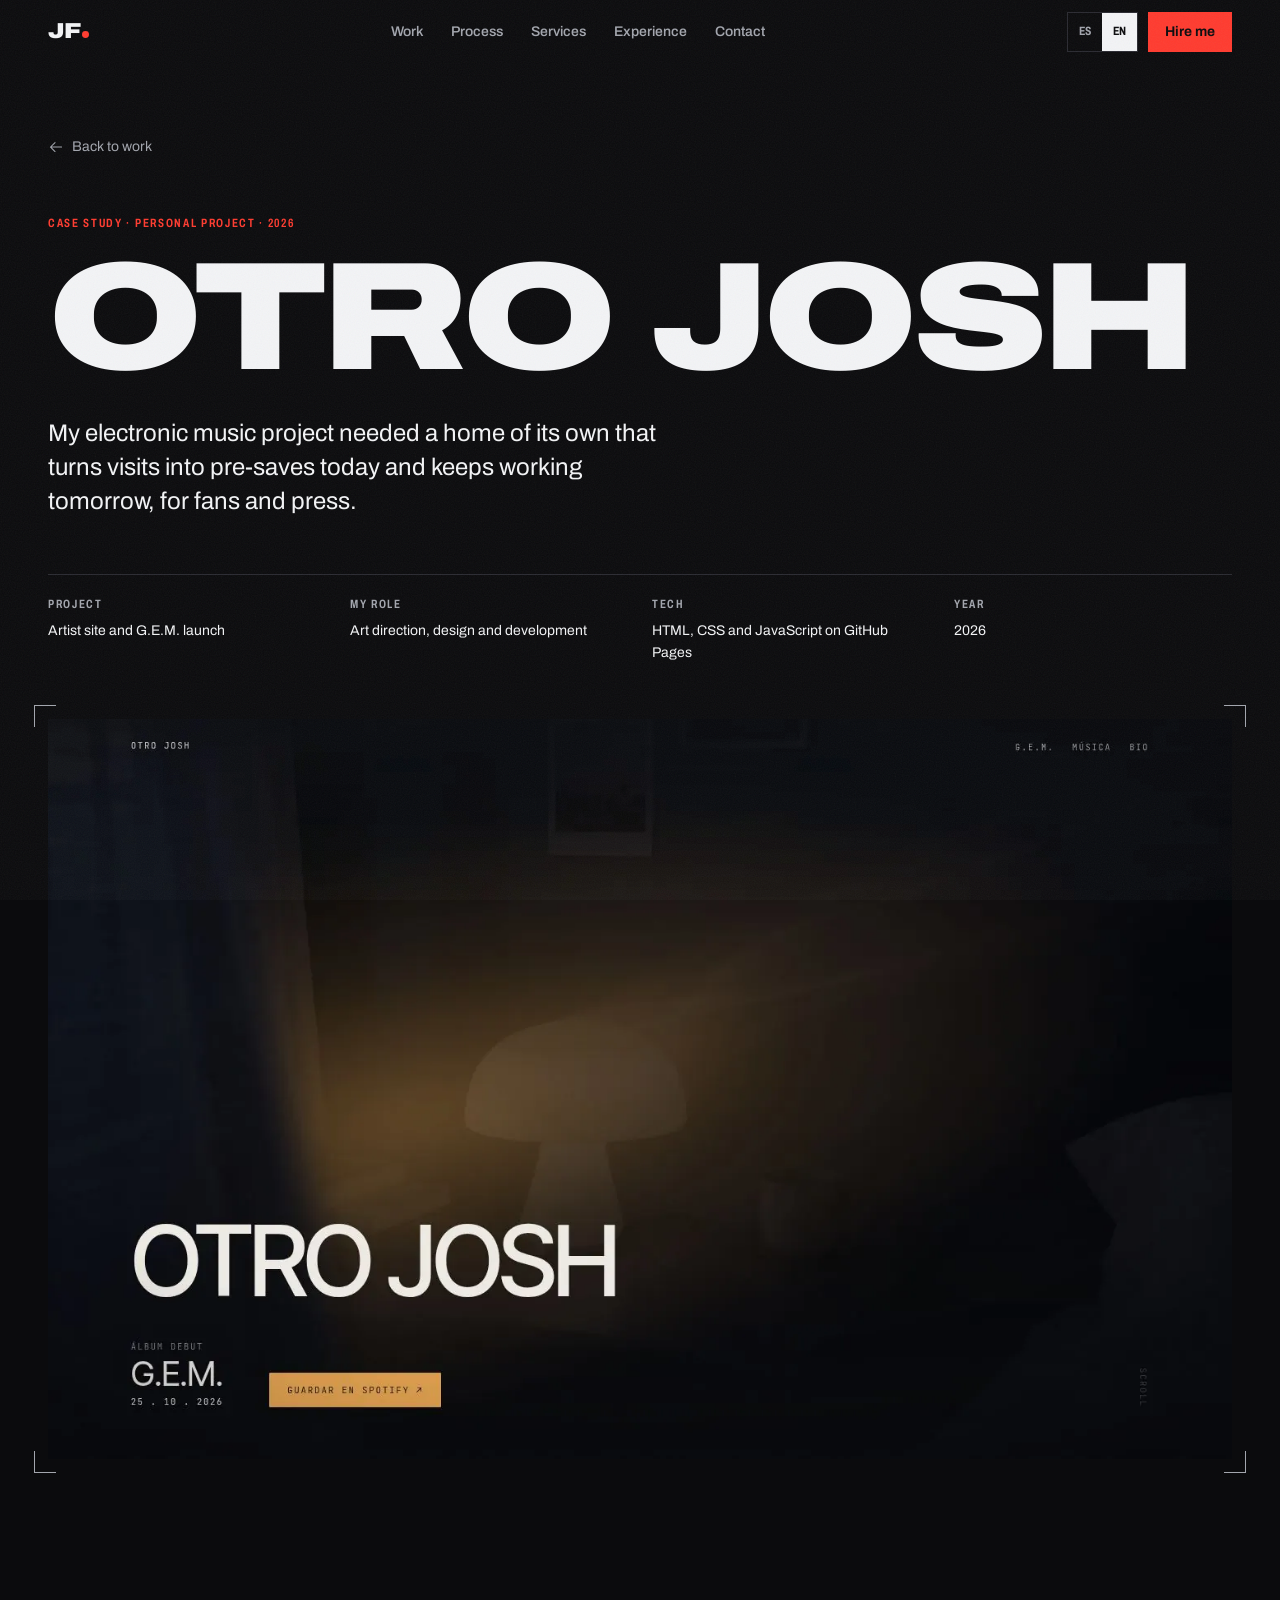
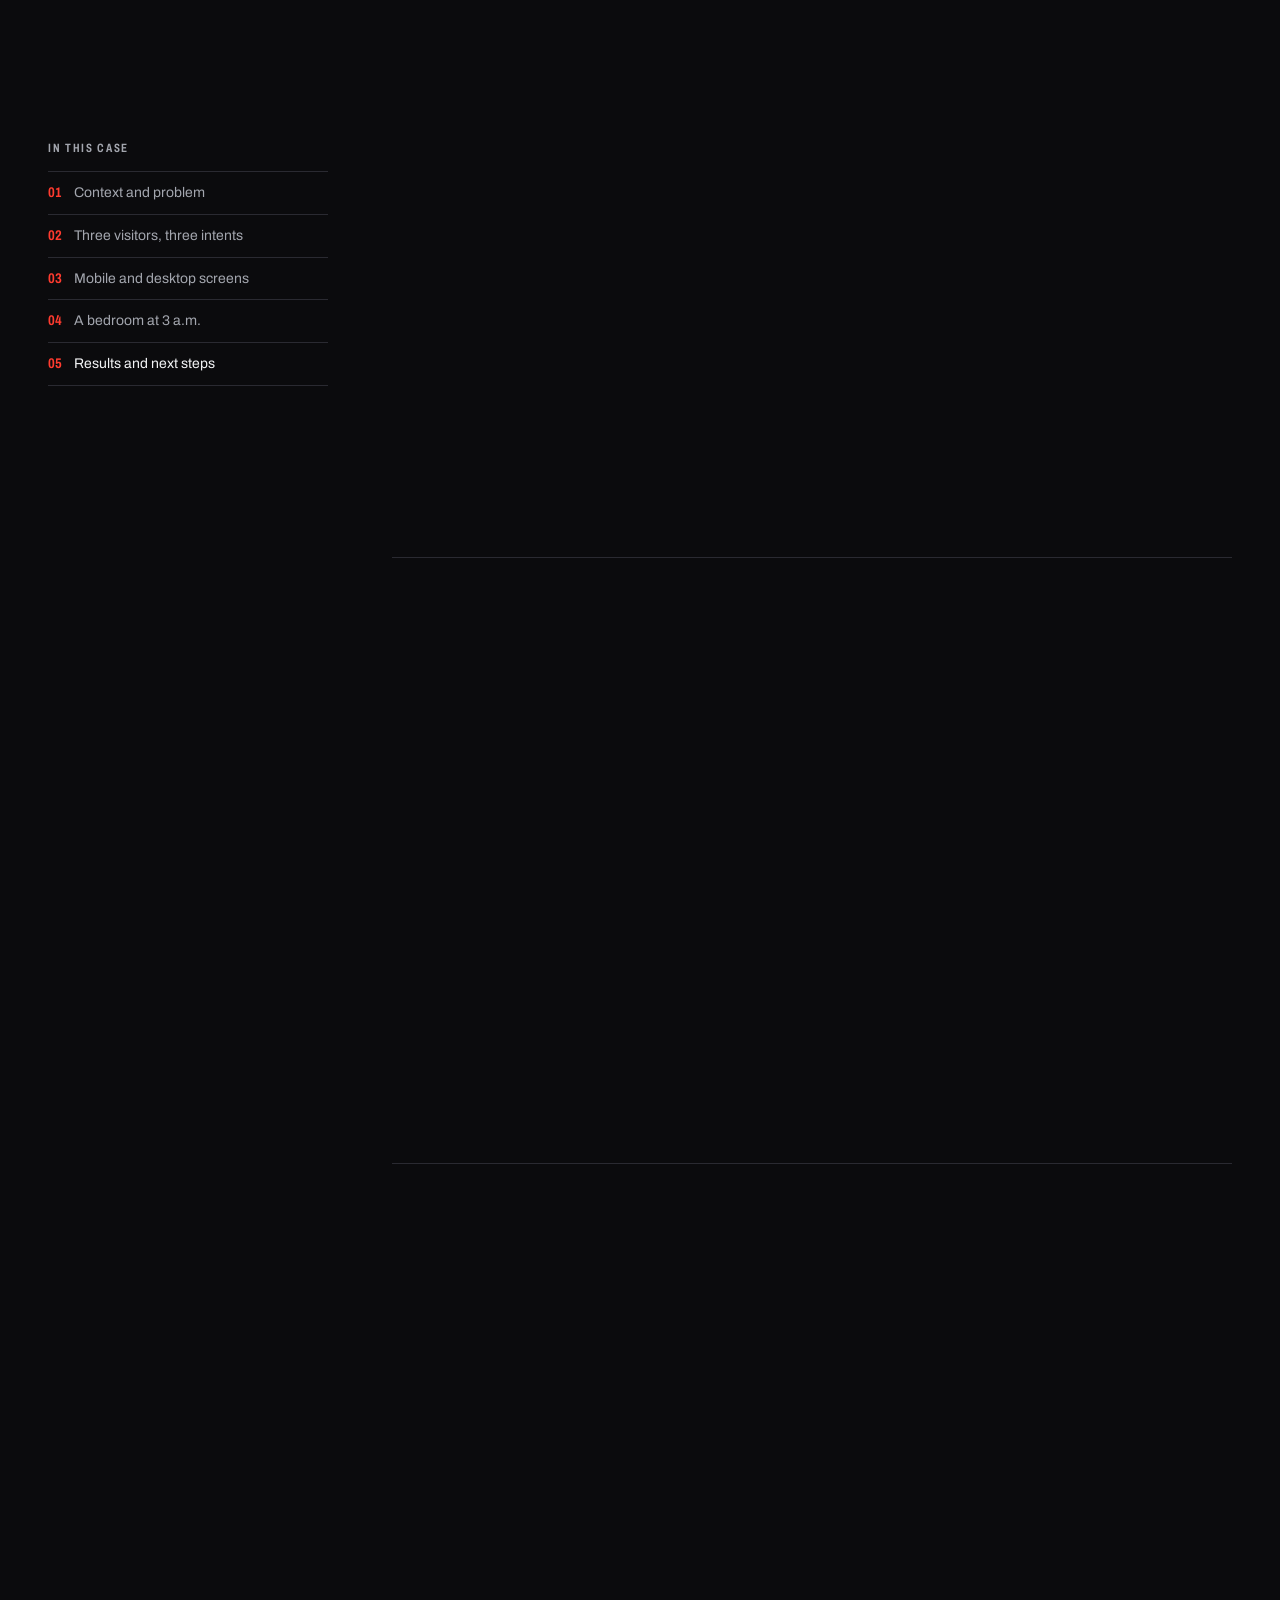
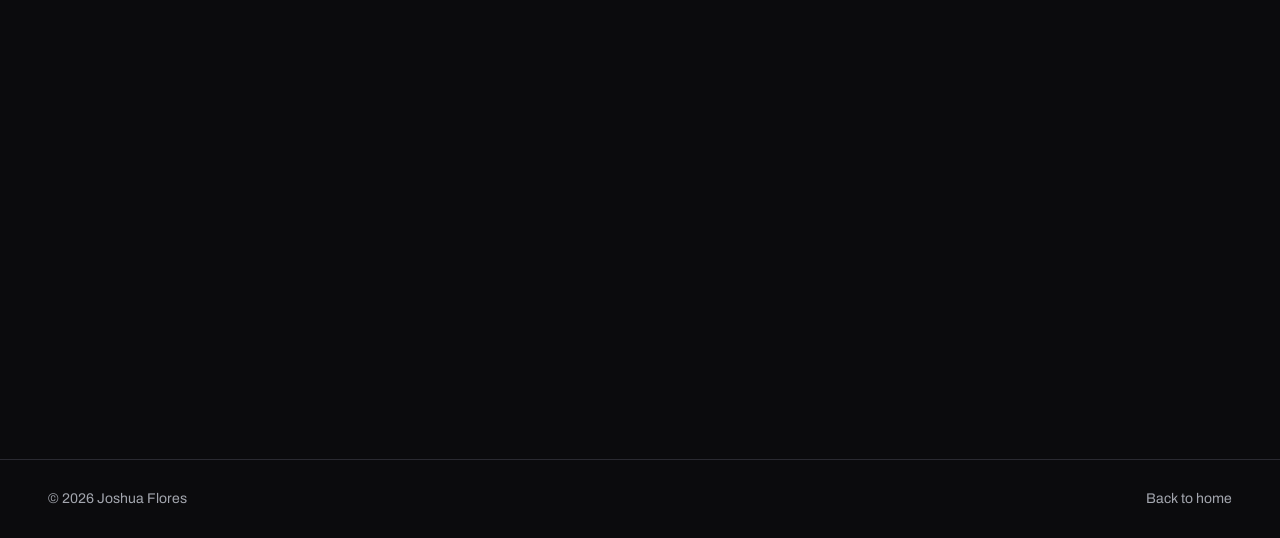
<file: casos/otro-josh.html>
<!doctype html>
<html lang="es">
<head>
<meta charset="utf-8">
<meta name="viewport" content="width=device-width, initial-scale=1, viewport-fit=cover">
<title>Otro Josh · Caso de estudio · Joshua Flores</title>
<meta name="description" content="Caso de estudio: identidad y sitio web de OTRO JOSH para el lanzamiento del álbum G.E.M.">
<meta name="theme-color" content="#0B0B0D">
<meta property="og:type" content="article">
<meta property="og:title" content="Otro Josh · Joshua Flores">
<meta property="og:description" content="Caso de estudio: identidad y sitio web de OTRO JOSH para el lanzamiento del álbum G.E.M.">
<meta property="og:image" content="https://jfstudio-mx.github.io/portfolio/assets/img/web/desktop-hero.webp">
<link rel="icon" href="../favicon.svg" type="image/svg+xml">
<link rel="preload" href="../assets/fonts/archivo-var.woff2" as="font" type="font/woff2" crossorigin>
<link rel="stylesheet" href="../css/styles.css?v=20261028c">
<script>
  (function () { var d = document.documentElement; d.classList.add('js-motion'); if (window.matchMedia('(prefers-reduced-motion: reduce)').matches) d.classList.add('rm'); })();
</script>
</head>
<body class="case-page">
<svg xmlns="http://www.w3.org/2000/svg" style="display:none"><symbol id="i-arrow-up-right" viewBox="0 0 256 256"><path d="M200,64V168a8,8,0,0,1-16,0V83.31L69.66,197.66a8,8,0,0,1-11.32-11.32L172.69,72H88a8,8,0,0,1,0-16H192A8,8,0,0,1,200,64Z"/></symbol><symbol id="i-arrow-right" viewBox="0 0 256 256"><path d="M221.66,133.66l-72,72a8,8,0,0,1-11.32-11.32L196.69,136H40a8,8,0,0,1,0-16H196.69L138.34,61.66a8,8,0,0,1,11.32-11.32l72,72A8,8,0,0,1,221.66,133.66Z"/></symbol><symbol id="i-arrow-down" viewBox="0 0 256 256"><path d="M205.66,149.66l-72,72a8,8,0,0,1-11.32,0l-72-72a8,8,0,0,1,11.32-11.32L120,196.69V40a8,8,0,0,1,16,0V196.69l58.34-58.35a8,8,0,0,1,11.32,11.32Z"/></symbol><symbol id="i-whatsapp-logo" viewBox="0 0 256 256"><path d="M187.58,144.84l-32-16a8,8,0,0,0-8,.5l-14.69,9.8a40.55,40.55,0,0,1-16-16l9.8-14.69a8,8,0,0,0,.5-8l-16-32A8,8,0,0,0,104,64a40,40,0,0,0-40,40,88.1,88.1,0,0,0,88,88,40,40,0,0,0,40-40A8,8,0,0,0,187.58,144.84ZM152,176a72.08,72.08,0,0,1-72-72A24,24,0,0,1,99.29,80.46l11.48,23L101,118a8,8,0,0,0-.73,7.51,56.47,56.47,0,0,0,30.15,30.15A8,8,0,0,0,138,155l14.61-9.74,23,11.48A24,24,0,0,1,152,176ZM128,24A104,104,0,0,0,36.18,176.88L24.83,210.93a16,16,0,0,0,20.24,20.24l34.05-11.35A104,104,0,1,0,128,24Zm0,192a87.87,87.87,0,0,1-44.06-11.81,8,8,0,0,0-6.54-.67L40,216,52.47,178.6a8,8,0,0,0-.66-6.54A88,88,0,1,1,128,216Z"/></symbol><symbol id="i-linkedin-logo" viewBox="0 0 256 256"><path d="M216,24H40A16,16,0,0,0,24,40V216a16,16,0,0,0,16,16H216a16,16,0,0,0,16-16V40A16,16,0,0,0,216,24Zm0,192H40V40H216V216ZM96,112v64a8,8,0,0,1-16,0V112a8,8,0,0,1,16,0Zm88,28v36a8,8,0,0,1-16,0V140a20,20,0,0,0-40,0v36a8,8,0,0,1-16,0V112a8,8,0,0,1,15.79-1.78A36,36,0,0,1,184,140ZM100,84A12,12,0,1,1,88,72,12,12,0,0,1,100,84Z"/></symbol><symbol id="i-envelope-simple" viewBox="0 0 256 256"><path d="M224,48H32a8,8,0,0,0-8,8V192a16,16,0,0,0,16,16H216a16,16,0,0,0,16-16V56A8,8,0,0,0,224,48ZM203.43,64,128,133.15,52.57,64ZM216,192H40V74.19l82.59,75.71a8,8,0,0,0,10.82,0L216,74.19V192Z"/></symbol><symbol id="i-download-simple" viewBox="0 0 256 256"><path d="M224,144v64a8,8,0,0,1-8,8H40a8,8,0,0,1-8-8V144a8,8,0,0,1,16,0v56H208V144a8,8,0,0,1,16,0Zm-101.66,5.66a8,8,0,0,0,11.32,0l40-40a8,8,0,0,0-11.32-11.32L136,124.69V32a8,8,0,0,0-16,0v92.69L93.66,98.34a8,8,0,0,0-11.32,11.32Z"/></symbol><symbol id="i-play" viewBox="0 0 256 256"><path d="M232.4,114.49,88.32,26.35a16,16,0,0,0-16.2-.3A15.86,15.86,0,0,0,64,39.87V216.13A15.94,15.94,0,0,0,80,232a16.07,16.07,0,0,0,8.36-2.35L232.4,141.51a15.81,15.81,0,0,0,0-27ZM80,215.94V40l143.83,88Z"/></symbol><symbol id="i-x" viewBox="0 0 256 256"><path d="M205.66,194.34a8,8,0,0,1-11.32,11.32L128,139.31,61.66,205.66a8,8,0,0,1-11.32-11.32L116.69,128,50.34,61.66A8,8,0,0,1,61.66,50.34L128,116.69l66.34-66.35a8,8,0,0,1,11.32,11.32L139.31,128Z"/></symbol><symbol id="i-caret-left" viewBox="0 0 256 256"><path d="M165.66,202.34a8,8,0,0,1-11.32,11.32l-80-80a8,8,0,0,1,0-11.32l80-80a8,8,0,0,1,11.32,11.32L91.31,128Z"/></symbol><symbol id="i-caret-right" viewBox="0 0 256 256"><path d="M181.66,133.66l-80,80a8,8,0,0,1-11.32-11.32L164.69,128,90.34,53.66a8,8,0,0,1,11.32-11.32l80,80A8,8,0,0,1,181.66,133.66Z"/></symbol><symbol id="i-copy" viewBox="0 0 256 256"><path d="M216,32H88a8,8,0,0,0-8,8V80H40a8,8,0,0,0-8,8V216a8,8,0,0,0,8,8H168a8,8,0,0,0,8-8V176h40a8,8,0,0,0,8-8V40A8,8,0,0,0,216,32ZM160,208H48V96H160Zm48-48H176V88a8,8,0,0,0-8-8H96V48H208Z"/></symbol><symbol id="i-check" viewBox="0 0 256 256"><path d="M229.66,77.66l-128,128a8,8,0,0,1-11.32,0l-56-56a8,8,0,0,1,11.32-11.32L96,188.69,218.34,66.34a8,8,0,0,1,11.32,11.32Z"/></symbol><symbol id="i-replay" viewBox="0 0 256 256"><path d="M224,128a96,96,0,0,1-94.71,96H128A95.38,95.38,0,0,1,62.1,197.8a8,8,0,0,1,11-11.63A80,80,0,1,0,71.43,71.39a3.07,3.07,0,0,1-.26.25L44.59,96H72a8,8,0,0,1,0,16H24a8,8,0,0,1-8-8V56a8,8,0,0,1,16,0V85.8L60.25,60A96,96,0,0,1,224,128Z"/></symbol><symbol id="i-pause" viewBox="0 0 256 256"><path d="M200,32H160a16,16,0,0,0-16,16V208a16,16,0,0,0,16,16h40a16,16,0,0,0,16-16V48A16,16,0,0,0,200,32Zm0,176H160V48h40ZM96,32H56A16,16,0,0,0,40,48V208a16,16,0,0,0,16,16H96a16,16,0,0,0,16-16V48A16,16,0,0,0,96,32Zm0,176H56V48H96Z"/></symbol><symbol id="l-sparkle" viewBox="0 0 256 256"><path d="M196.89,130.94,144.4,111.6,125.06,59.11a13.92,13.92,0,0,0-26.12,0L79.6,111.6,27.11,130.94a13.92,13.92,0,0,0,0,26.12L79.6,176.4l19.34,52.49a13.92,13.92,0,0,0,26.12,0L144.4,176.4l52.49-19.34a13.92,13.92,0,0,0,0-26.12Zm-4.15,14.86-55.08,20.3a6,6,0,0,0-3.56,3.56l-20.3,55.08a1.92,1.92,0,0,1-3.6,0L89.9,169.66a6,6,0,0,0-3.56-3.56L31.26,145.8a1.92,1.92,0,0,1,0-3.6l55.08-20.3a6,6,0,0,0,3.56-3.56l20.3-55.08a1.92,1.92,0,0,1,3.6,0l20.3,55.08a6,6,0,0,0,3.56,3.56l55.08,20.3a1.92,1.92,0,0,1,0,3.6ZM146,40a6,6,0,0,1,6-6h18V16a6,6,0,0,1,12,0V34h18a6,6,0,0,1,0,12H182V64a6,6,0,0,1-12,0V46H152A6,6,0,0,1,146,40ZM246,88a6,6,0,0,1-6,6H230v10a6,6,0,0,1-12,0V94H208a6,6,0,0,1,0-12h10V72a6,6,0,0,1,12,0V82h10A6,6,0,0,1,246,88Z"/></symbol><symbol id="l-image" viewBox="0 0 256 256"><path d="M216,42H40A14,14,0,0,0,26,56V200a14,14,0,0,0,14,14H216a14,14,0,0,0,14-14V56A14,14,0,0,0,216,42ZM40,54H216a2,2,0,0,1,2,2V163.57L188.53,134.1a14,14,0,0,0-19.8,0l-21.42,21.42L101.9,110.1a14,14,0,0,0-19.8,0L38,154.2V56A2,2,0,0,1,40,54ZM38,200V171.17l52.58-52.58a2,2,0,0,1,2.84,0L176.83,202H40A2,2,0,0,1,38,200Zm178,2H193.8l-38-38,21.41-21.42a2,2,0,0,1,2.83,0l38,38V200A2,2,0,0,1,216,202ZM146,100a10,10,0,1,1,10,10A10,10,0,0,1,146,100Z"/></symbol><symbol id="l-hand-pointing" viewBox="0 0 256 256"><path d="M196,90a25.87,25.87,0,0,0-14.59,4.49A26,26,0,0,0,142,78.1V44a26,26,0,0,0-52,0v87l-7.53-12.1a26,26,0,0,0-45,26.07l4.67,8.25c34,60,48.07,84.77,93.86,84.77a86.1,86.1,0,0,0,86-86V116A26,26,0,0,0,196,90Zm14,62a74.09,74.09,0,0,1-74,74c-38.8,0-50-19.83-83.42-78.69L47.89,139l0,0A14,14,0,0,1,53,119.88,13.87,13.87,0,0,1,60,118a14,14,0,0,1,12.15,7l.1.17,18.68,30A6,6,0,0,0,102,152V44a14,14,0,0,1,28,0v68a6,6,0,0,0,12,0V100a14,14,0,0,1,28,0v20a6,6,0,0,0,12,0v-4a14,14,0,0,1,28,0Z"/></symbol><symbol id="l-shield-check" viewBox="0 0 256 256"><path d="M208,42H48A14,14,0,0,0,34,56v56c0,51.94,25.12,83.4,46.2,100.64,22.73,18.6,45.27,24.89,46.22,25.15a6,6,0,0,0,3.16,0c.95-.26,23.49-6.55,46.22-25.15C196.88,195.4,222,163.94,222,112V56A14,14,0,0,0,208,42Zm2,70c0,37.76-13.94,68.39-41.44,91.06A131.17,131.17,0,0,1,128,225.72a130.94,130.94,0,0,1-40.56-22.66C59.94,180.39,46,149.76,46,112V56a2,2,0,0,1,2-2H208a2,2,0,0,1,2,2ZM172.24,99.76a6,6,0,0,1,0,8.48l-56,56a6,6,0,0,1-8.48,0l-24-24a6,6,0,0,1,8.48-8.48L112,151.51l51.76-51.75A6,6,0,0,1,172.24,99.76Z"/></symbol><symbol id="l-ruler" viewBox="0 0 256 256"><path d="M233.91,74.79,181.22,22.1a14,14,0,0,0-19.8,0L22.09,161.41a14,14,0,0,0,0,19.8L74.78,233.9a14,14,0,0,0,19.8,0L233.91,94.59A14,14,0,0,0,233.91,74.79ZM225.42,86.1,86.1,225.41h0a2,2,0,0,1-2.83,0L30.58,172.73a2,2,0,0,1,0-2.83L64,136.48l27.76,27.76a6,6,0,1,0,8.48-8.48L72.48,128,96,104.48l27.76,27.76a6,6,0,0,0,8.48-8.48L104.48,96,128,72.49l27.76,27.75a6,6,0,0,0,8.48-8.48L136.49,64,169.9,30.59a2,2,0,0,1,2.83,0l52.69,52.68A2,2,0,0,1,225.42,86.1Z"/></symbol><symbol id="l-storefront" viewBox="0 0 256 256"><path d="M26.22,94.41A6,6,0,0,0,26,96v16A38,38,0,0,0,42,143V216a6,6,0,0,0,6,6H208a6,6,0,0,0,6-6V143A38,38,0,0,0,230,112V96a5.91,5.91,0,0,0-.23-1.64L215.43,44.15A14.07,14.07,0,0,0,202,34H54A14.07,14.07,0,0,0,40.57,44.15Zm25.89-47A2,2,0,0,1,54,46H202a2,2,0,0,1,1.92,1.45L216.05,90H40ZM102,102h52v10a26,26,0,0,1-52,0Zm-64,0H90v10a26,26,0,0,1-38.18,23,6,6,0,0,0-1.65-1A26,26,0,0,1,38,112ZM202,210H54V148.66a38,38,0,0,0,42-16.21,37.95,37.95,0,0,0,64,0,38,38,0,0,0,42,16.21Zm3.83-76a6,6,0,0,0-1.65,1A26,26,0,0,1,166,112V102h52v10A26,26,0,0,1,205.83,134Z"/></symbol><symbol id="l-device-mobile" viewBox="0 0 256 256"><path d="M176,18H80A22,22,0,0,0,58,40V216a22,22,0,0,0,22,22h96a22,22,0,0,0,22-22V40A22,22,0,0,0,176,18ZM70,62H186V194H70ZM80,30h96a10,10,0,0,1,10,10V50H70V40A10,10,0,0,1,80,30Zm96,196H80a10,10,0,0,1-10-10V206H186v10A10,10,0,0,1,176,226Z"/></symbol><symbol id="l-envelope-simple" viewBox="0 0 256 256"><path d="M224,50H32a6,6,0,0,0-6,6V192a14,14,0,0,0,14,14H216a14,14,0,0,0,14-14V56A6,6,0,0,0,224,50ZM208.58,62,128,135.86,47.42,62ZM216,194H40a2,2,0,0,1-2-2V69.64l86,78.78a6,6,0,0,0,8.1,0L218,69.64V192A2,2,0,0,1,216,194Z"/></symbol><symbol id="l-megaphone" viewBox="0 0 256 256"><path d="M246,120a46.05,46.05,0,0,0-46-46H160.15c-2.58-.15-54.1-3.57-103.15-44.71A14,14,0,0,0,34,40V200a13.85,13.85,0,0,0,8.07,12.68A14.16,14.16,0,0,0,48,214a13.9,13.9,0,0,0,9-3.3c40-33.52,81.57-42,97-44.07v34a14,14,0,0,0,6.23,11.65l11,7.33a14,14,0,0,0,21.32-8.17l12.13-45.71A46.07,46.07,0,0,0,246,120ZM49.29,201.52A2,2,0,0,1,46,200V40a1.9,1.9,0,0,1,1.15-1.8A2.08,2.08,0,0,1,48,38a1.91,1.91,0,0,1,1.26.48c44,36.92,89,45.19,104.71,47v69C138.29,156.33,93.3,164.61,49.29,201.52Zm131.64,7a2,2,0,0,1-3.05,1.18l-11-7.33a2,2,0,0,1-.89-1.67V166h26.2ZM200,154H166V86h34a34,34,0,1,1,0,68Z"/></symbol><symbol id="l-printer" viewBox="0 0 256 256"><path d="M214.67,74H198V40a6,6,0,0,0-6-6H64a6,6,0,0,0-6,6V74H41.33C28.47,74,18,83.87,18,96v80a6,6,0,0,0,6,6H58v34a6,6,0,0,0,6,6H192a6,6,0,0,0,6-6V182h34a6,6,0,0,0,6-6V96C238,83.87,227.53,74,214.67,74ZM70,46H186V74H70ZM186,210H70V158H186Zm40-40H198V152a6,6,0,0,0-6-6H64a6,6,0,0,0-6,6v18H30V96c0-5.51,5.08-10,11.33-10H214.67C220.92,86,226,90.49,226,96Zm-28-54a10,10,0,1,1-10-10A10,10,0,0,1,198,116Z"/></symbol><symbol id="l-play" viewBox="0 0 256 256"><path d="M231.36,116.19,87.28,28.06a14,14,0,0,0-14.18-.27A13.69,13.69,0,0,0,66,39.87V216.13a13.69,13.69,0,0,0,7.1,12.08,14,14,0,0,0,14.18-.27l144.08-88.13a13.82,13.82,0,0,0,0-23.62Zm-6.26,13.38L81,217.7a2,2,0,0,1-2.06,0,1.78,1.78,0,0,1-1-1.61V39.87a1.78,1.78,0,0,1,1-1.61A2.06,2.06,0,0,1,80,38a2,2,0,0,1,1,.31L225.1,126.43a1.82,1.82,0,0,1,0,3.14Z"/></symbol><symbol id="l-cursor-click" viewBox="0 0 256 256"><path d="M90,24V16a6,6,0,0,1,12,0v8a6,6,0,0,1-12,0ZM16,102h8a6,6,0,0,0,0-12H16a6,6,0,0,0,0,12ZM125.32,37.37a6,6,0,0,0,8.05-2.69l8-16a6,6,0,0,0-10.74-5.37l-8,16A6,6,0,0,0,125.32,37.37Zm-96,85.26-16,8a6,6,0,0,0,5.36,10.74l16-8a6,6,0,1,0-5.36-10.74ZM217.9,185.41a14,14,0,0,1,0,19.8L205.21,217.9a14,14,0,0,1-19.8,0L134.1,166.59a2,2,0,0,0-3.21.54l-17.75,46.24a2.44,2.44,0,0,0-.1.24A13.85,13.85,0,0,1,100.26,222c-.23,0-.45,0-.68,0A13.85,13.85,0,0,1,87,212.38L34.7,52.3A14,14,0,0,1,52.3,34.7L212.38,87A14,14,0,0,1,213.61,113l-.24.09-46.25,17.76a2,2,0,0,0-.53,3.21Zm-8.49,8.49L158.1,142.59h0a14,14,0,0,1,4.32-22.74l.24-.1L208.91,102a2,2,0,0,0-.26-3.61L48.58,46.11a2.33,2.33,0,0,0-.65-.11,2,2,0,0,0-1.82,2.58L98.38,208.65a1.84,1.84,0,0,0,1.77,1.35,1.81,1.81,0,0,0,1.84-1.09l17.76-46.25.1-.24a14,14,0,0,1,22.74-4.32l51.31,51.31a2,2,0,0,0,2.83,0l12.68-12.68A2,2,0,0,0,209.41,193.9Z"/></symbol><symbol id="l-tag" viewBox="0 0 256 256"><path d="M241.91,137.42,142.59,38.1a13.94,13.94,0,0,0-9.9-4.1H40a6,6,0,0,0-6,6v92.69a13.94,13.94,0,0,0,4.1,9.9l99.32,99.32a14,14,0,0,0,19.8,0l84.69-84.69A14,14,0,0,0,241.91,137.42Zm-8.49,11.31-84.69,84.69a2,2,0,0,1-2.83,0L46.59,134.1a2,2,0,0,1-.59-1.41V46h86.69a2,2,0,0,1,1.41.59l99.32,99.31A2,2,0,0,1,233.42,148.73ZM94,84A10,10,0,1,1,84,74,10,10,0,0,1,94,84Z"/></symbol><symbol id="l-microsoft-excel-logo" viewBox="0 0 256 256"><path d="M200,26H72A14,14,0,0,0,58,40V66H40A14,14,0,0,0,26,80v96a14,14,0,0,0,14,14H58v26a14,14,0,0,0,14,14H200a14,14,0,0,0,14-14V40A14,14,0,0,0,200,26Zm-42,76h44v52H158Zm44-62V90H158V80a14,14,0,0,0-14-14h-2V38h58A2,2,0,0,1,202,40ZM70,40a2,2,0,0,1,2-2h58V66H70ZM38,176V80a2,2,0,0,1,2-2H144a2,2,0,0,1,2,2v96a2,2,0,0,1-2,2H40A2,2,0,0,1,38,176Zm32,40V190h60v28H72A2,2,0,0,1,70,216Zm130,2H142V190h2a14,14,0,0,0,14-14V166h44v50A2,2,0,0,1,200,218ZM67.39,148.16,84.19,128l-16.8-20.16a6,6,0,1,1,9.22-7.68L92,118.63l15.39-18.47a6,6,0,0,1,9.22,7.68L99.81,128l16.8,20.16a6,6,0,1,1-9.22,7.68L92,137.37,76.61,155.84a6,6,0,0,1-9.22-7.68Z"/></symbol><symbol id="l-copy" viewBox="0 0 256 256"><path d="M216,34H88a6,6,0,0,0-6,6V82H40a6,6,0,0,0-6,6V216a6,6,0,0,0,6,6H168a6,6,0,0,0,6-6V174h42a6,6,0,0,0,6-6V40A6,6,0,0,0,216,34ZM162,210H46V94H162Zm48-48H174V88a6,6,0,0,0-6-6H94V46H210Z"/></symbol><symbol id="l-clipboard-text" viewBox="0 0 256 256"><path d="M166,152a6,6,0,0,1-6,6H96a6,6,0,0,1,0-12h64A6,6,0,0,1,166,152Zm-6-38H96a6,6,0,0,0,0,12h64a6,6,0,0,0,0-12Zm54-66V216a14,14,0,0,1-14,14H56a14,14,0,0,1-14-14V48A14,14,0,0,1,56,34H93.17a45.91,45.91,0,0,1,69.66,0H200A14,14,0,0,1,214,48ZM94,64v2h68V64a34,34,0,0,0-68,0ZM202,48a2,2,0,0,0-2-2H170.33A45.77,45.77,0,0,1,174,64v8a6,6,0,0,1-6,6H88a6,6,0,0,1-6-6V64a45.77,45.77,0,0,1,3.67-18H56a2,2,0,0,0-2,2V216a2,2,0,0,0,2,2H200a2,2,0,0,0,2-2Z"/></symbol><symbol id="l-pen-nib" viewBox="0 0 256 256"><path d="M246,92.68a13.94,13.94,0,0,0-4.1-9.9L173.21,14.1a14,14,0,0,0-19.8,0L124.68,42.83,66.22,64.76a14,14,0,0,0-8.9,10.8L34.08,215A6,6,0,0,0,40,222a6.61,6.61,0,0,0,1-.08l139.44-23.24a14,14,0,0,0,10.81-8.9l21.92-58.46,28.74-28.74A13.92,13.92,0,0,0,246,92.68Zm-66,92.89a2,2,0,0,1-1.54,1.27L57.49,207l52.87-52.88a26,26,0,1,0-8.48-8.48L49,198.53l20.17-121A2,2,0,0,1,70.43,76l56.06-21L201,129.51ZM110,132a14,14,0,1,1,14,14A14,14,0,0,1,110,132ZM233.41,94.1,208,119.51,136.48,48,161.9,22.58a2,2,0,0,1,2.83,0l68.68,68.69a2,2,0,0,1,0,2.83Z"/></symbol><symbol id="l-eye" viewBox="0 0 256 256"><path d="M245.48,125.57c-.34-.78-8.66-19.23-27.24-37.81C201,70.54,171.38,50,128,50S55,70.54,37.76,87.76c-18.58,18.58-26.9,37-27.24,37.81a6,6,0,0,0,0,4.88c.34.77,8.66,19.22,27.24,37.8C55,185.47,84.62,206,128,206s73-20.53,90.24-37.75c18.58-18.58,26.9-37,27.24-37.8A6,6,0,0,0,245.48,125.57ZM128,194c-31.38,0-58.78-11.42-81.45-33.93A134.77,134.77,0,0,1,22.69,128,134.56,134.56,0,0,1,46.55,95.94C69.22,73.42,96.62,62,128,62s58.78,11.42,81.45,33.94A134.56,134.56,0,0,1,233.31,128C226.94,140.21,195,194,128,194Zm0-112a46,46,0,1,0,46,46A46.06,46.06,0,0,0,128,82Zm0,80a34,34,0,1,1,34-34A34,34,0,0,1,128,162Z"/></symbol><symbol id="l-image-square" viewBox="0 0 256 256"><path d="M208,34H48A14,14,0,0,0,34,48V208a14,14,0,0,0,14,14H208a14,14,0,0,0,14-14V48A14,14,0,0,0,208,34ZM46,208V48a2,2,0,0,1,2-2H208a2,2,0,0,1,2,2v82.2l-28.1-28.1a14,14,0,0,0-19.8,0L54.2,210H48A2,2,0,0,1,46,208Zm162,2H71.17l99.41-99.41a2,2,0,0,1,2.83,0L210,147.17V208A2,2,0,0,1,208,210ZM96,118A22,22,0,1,0,74,96,22,22,0,0,0,96,118Zm0-32A10,10,0,1,1,86,96,10,10,0,0,1,96,86Z"/></symbol><symbol id="l-code" viewBox="0 0 256 256"><path d="M67.84,92.61,25.37,128l42.47,35.39a6,6,0,1,1-7.68,9.22l-48-40a6,6,0,0,1,0-9.22l48-40a6,6,0,0,1,7.68,9.22Zm176,30.78-48-40a6,6,0,1,0-7.68,9.22L230.63,128l-42.47,35.39a6,6,0,1,0,7.68,9.22l48-40a6,6,0,0,0,0-9.22Zm-81.79-89A6,6,0,0,0,154.36,38l-64,176A6,6,0,0,0,94,221.64a6.15,6.15,0,0,0,2,.36,6,6,0,0,0,5.64-3.95l64-176A6,6,0,0,0,162.05,34.36Z"/></symbol><symbol id="l-user" viewBox="0 0 256 256"><path d="M229.19,213c-15.81-27.32-40.63-46.49-69.47-54.62a70,70,0,1,0-63.44,0C67.44,166.5,42.62,185.67,26.81,213a6,6,0,1,0,10.38,6C56.4,185.81,90.34,166,128,166s71.6,19.81,90.81,53a6,6,0,1,0,10.38-6ZM70,96a58,58,0,1,1,58,58A58.07,58.07,0,0,1,70,96Z"/></symbol><symbol id="l-check-circle" viewBox="0 0 256 256"><path d="M172.24,99.76a6,6,0,0,1,0,8.48l-56,56a6,6,0,0,1-8.48,0l-24-24a6,6,0,0,1,8.48-8.48L112,151.51l51.76-51.75A6,6,0,0,1,172.24,99.76ZM230,128A102,102,0,1,1,128,26,102.12,102.12,0,0,1,230,128Zm-12,0a90,90,0,1,0-90,90A90.1,90.1,0,0,0,218,128Z"/></symbol><symbol id="l-warning-circle" viewBox="0 0 256 256"><path d="M128,26A102,102,0,1,0,230,128,102.12,102.12,0,0,0,128,26Zm0,192a90,90,0,1,1,90-90A90.1,90.1,0,0,1,128,218Zm-6-82V80a6,6,0,0,1,12,0v56a6,6,0,0,1-12,0Zm16,36a10,10,0,1,1-10-10A10,10,0,0,1,138,172Z"/></symbol><symbol id="l-stack" viewBox="0 0 256 256"><path d="M229.18,173a6,6,0,0,1-2.16,8.2l-96,56a6,6,0,0,1-6,0l-96-56a6,6,0,0,1,6-10.36l93,54.23,93-54.23A6,6,0,0,1,229.18,173ZM221,122.82l-93,54.23L35,122.82a6,6,0,0,0-6,10.36l96,56a6,6,0,0,0,6,0l96-56a6,6,0,0,0-6-10.36ZM26,80a6,6,0,0,1,3-5.18l96-56a6,6,0,0,1,6,0l96,56a6,6,0,0,1,0,10.36l-96,56a6,6,0,0,1-6,0l-96-56A6,6,0,0,1,26,80Zm17.91,0L128,129.05,212.09,80,128,31Z"/></symbol><symbol id="l-calendar-blank" viewBox="0 0 256 256"><path d="M208,34H182V24a6,6,0,0,0-12,0V34H86V24a6,6,0,0,0-12,0V34H48A14,14,0,0,0,34,48V208a14,14,0,0,0,14,14H208a14,14,0,0,0,14-14V48A14,14,0,0,0,208,34ZM48,46H74V56a6,6,0,0,0,12,0V46h84V56a6,6,0,0,0,12,0V46h26a2,2,0,0,1,2,2V82H46V48A2,2,0,0,1,48,46ZM208,210H48a2,2,0,0,1-2-2V94H210V208A2,2,0,0,1,208,210Z"/></symbol><symbol id="l-soccer-ball" viewBox="0 0 256 256"><path d="M128,26A102,102,0,1,0,230,128,102.12,102.12,0,0,0,128,26Zm77.67,147.42H169.89L159.41,159l13.29-38.72,17-5.51,27.94,21.43A89.38,89.38,0,0,1,205.67,173.42Zm-119.56,0H50.33A89.38,89.38,0,0,1,38.38,136.2l27.94-21.43,17,5.51L96.59,159ZM51,81.42l7.24,24.41-20,15.34A89.47,89.47,0,0,1,51,81.42ZM107.56,154,95.15,117.86,128,95.28l32.85,22.58L148.44,154Zm90.19-48.17L205,81.42a89.47,89.47,0,0,1,12.75,39.75Zm-1.66-36.62L186,103.35l-17,5.53-35-24V67.16l30.9-21.24A90.3,90.3,0,0,1,196.09,69.21ZM150.92,41,128,56.72,105.08,41a90.22,90.22,0,0,1,45.84,0ZM91.11,45.91,122,67.16V84.84l-35,24-17-5.53L59.91,69.21A90.4,90.4,0,0,1,91.11,45.91ZM58.75,185.42H84.93l9.19,26A90.37,90.37,0,0,1,58.75,185.42Zm49.68,30.43L95.88,180.39,106.34,166h43.32l10.46,14.39-12.55,35.46a90.14,90.14,0,0,1-39.14,0Zm53.45-4.48,9.19-26h26.18A90.37,90.37,0,0,1,161.88,211.37Z"/></symbol><symbol id="i-instagram-logo" viewBox="0 0 256 256"><path d="M128,80a48,48,0,1,0,48,48A48.05,48.05,0,0,0,128,80Zm0,80a32,32,0,1,1,32-32A32,32,0,0,1,128,160ZM176,24H80A56.06,56.06,0,0,0,24,80v96a56.06,56.06,0,0,0,56,56h96a56.06,56.06,0,0,0,56-56V80A56.06,56.06,0,0,0,176,24Zm40,152a40,40,0,0,1-40,40H80a40,40,0,0,1-40-40V80A40,40,0,0,1,80,40h96a40,40,0,0,1,40,40ZM192,76a12,12,0,1,1-12-12A12,12,0,0,1,192,76Z"/></symbol><symbol id="l-globe" viewBox="0 0 256 256"><path d="M128,26A102,102,0,1,0,230,128,102.12,102.12,0,0,0,128,26Zm81.57,64H169.19a132.58,132.58,0,0,0-25.73-50.67A90.29,90.29,0,0,1,209.57,90ZM218,128a89.7,89.7,0,0,1-3.83,26H171.81a155.43,155.43,0,0,0,0-52h42.36A89.7,89.7,0,0,1,218,128Zm-90,87.83a110,110,0,0,1-15.19-19.45A124.24,124.24,0,0,1,99.35,166h57.3a124.24,124.24,0,0,1-13.46,30.38A110,110,0,0,1,128,215.83ZM96.45,154a139.18,139.18,0,0,1,0-52h63.1a139.18,139.18,0,0,1,0,52ZM38,128a89.7,89.7,0,0,1,3.83-26H84.19a155.43,155.43,0,0,0,0,52H41.83A89.7,89.7,0,0,1,38,128Zm90-87.83a110,110,0,0,1,15.19,19.45A124.24,124.24,0,0,1,156.65,90H99.35a124.24,124.24,0,0,1,13.46-30.38A110,110,0,0,1,128,40.17Zm-15.46-.84A132.58,132.58,0,0,0,86.81,90H46.43A90.29,90.29,0,0,1,112.54,39.33ZM46.43,166H86.81a132.58,132.58,0,0,0,25.73,50.67A90.29,90.29,0,0,1,46.43,166Zm97,50.67A132.58,132.58,0,0,0,169.19,166h40.38A90.29,90.29,0,0,1,143.46,216.67Z"/></symbol><symbol id="i-list" viewBox="0 0 256 256"><path d="M224,128a8,8,0,0,1-8,8H40a8,8,0,0,1,0-16H216A8,8,0,0,1,224,128ZM40,72H216a8,8,0,0,0,0-16H40a8,8,0,0,0,0,16ZM216,184H40a8,8,0,0,0,0,16H216a8,8,0,0,0,0-16Z"/></symbol></svg>
<a class="skip-link" href="#main" data-en="Skip to content">Saltar al contenido</a>
<div class="grain" aria-hidden="true"></div>

<header class="nav" id="nav">
  <div class="wrap nav__inner">
    <a href="../index.html?intro=0" class="logo" aria-label="Joshua Flores, inicio" data-en-aria-label="Joshua Flores, home">JF<span class="logo__dot"></span></a>
    <nav class="nav__links" aria-label="Principal" data-en-aria-label="Main">
      <a href="../index.html?intro=0#trabajo" data-en="Work">Trabajo</a>
      <a href="../index.html?intro=0#proceso" data-en="Process">Proceso</a>
      <a href="../index.html?intro=0#servicios" data-en="Services">Servicios</a>
      <a href="../index.html?intro=0#experiencia" data-en="Experience">Experiencia</a>
      <a href="../index.html?intro=0#contacto" data-en="Contact">Contacto</a>
    </nav>
    <div class="nav__right">
      <div class="lang" role="group" aria-label="Idioma" data-en-aria-label="Language">
        <button type="button" data-lang="es" aria-pressed="true">ES</button>
        <button type="button" data-lang="en" aria-pressed="false">EN</button>
      </div>
      <a href="../index.html?intro=0#contacto" class="btn btn--primary btn--sm nav__cta-mobile" data-en="Hire me">Contratar</a>
    </div>
  </div>
</header>

<main id="main">
  <section class="case-hero wrap">
    <a class="case-back link-u" href="../index.html?intro=0#web"><svg class="icon" aria-hidden="true" style="transform: scaleX(-1)"><use href="#i-arrow-right"/></svg><span data-en="Back to work">Volver al trabajo</span></a>
    <p class="label case-kicker"><span data-en="Case study · Personal project · 2026">Caso de estudio · Proyecto propio · 2026</span></p>
    <h1 class="display case-title"><span data-en="Otro Josh">Otro Josh</span></h1>
    <p class="case-intro" data-en="My electronic music project needed a home of its own that turns visits into pre-saves today and keeps working tomorrow, for fans and press.">Mi proyecto de música electrónica necesitaba un lugar propio que convirtiera visitas en pre-saves hoy y siguiera sirviendo mañana, a fans y a prensa.</p>
    <dl class="case-meta"><div><dt class="label" data-en="Project">Proyecto</dt><dd data-en="Artist site and G.E.M. launch">Sitio de artista y lanzamiento de G.E.M.</dd></div><div><dt class="label" data-en="My role">Mi rol</dt><dd data-en="Art direction, design and development">Dirección de arte, diseño y desarrollo</dd></div><div><dt class="label" data-en="Tech">Tecnología</dt><dd data-en="HTML, CSS and JavaScript on GitHub Pages">HTML, CSS y JavaScript en GitHub Pages</dd></div><div><dt class="label" data-en="Year">Año</dt><dd data-en="2026">2026</dd></div></dl>
  </section>

  <div class="wrap">
    <div class="case-leadfig crop" data-crop><span class="crop__m crop__m--tl"></span><span class="crop__m crop__m--tr"></span><span class="crop__m crop__m--bl"></span><span class="crop__m crop__m--br"></span><figure><button class="tile" type="button" data-lb="case" data-cap="Portada del sitio de Otro Josh en escritorio"><img src="../assets/img/web/desktop-hero.webp" width="1440" height="900" alt="Portada del sitio de Otro Josh en escritorio" fetchpriority="high"></button></figure></div>
    <div class="case-summary"><div><h2 class="label" data-en="Problem">Problema</h2><p data-en="The album G.E.M. comes out on 25 October 2026. Borrowed profiles and pre-save pages change or disappear with every release.">El álbum G.E.M. sale el 25 de octubre de 2026. Los perfiles prestados y las páginas de pre-save cambian o desaparecen con cada lanzamiento.</p></div><div><h2 class="label" data-en="What I did">Qué hice</h2><p data-en="Visitor profiles, hierarchy by intent, a token system and a mobile-first site with accessibility from day one.">Perfiles de visitante, jerarquía por intención, un sistema de tokens y un sitio mobile-first con accesibilidad desde el inicio.</p></div><div><h2 class="label" data-en="Result">Resultado</h2><p data-en="Site live, the main action visible without scrolling and zero WCAG 2.1 AA violations in the automated audit.">Sitio publicado, la acción principal visible sin scroll y cero violaciones WCAG 2.1 AA en la auditoría automática.</p></div></div>
  </div>

  <div class="wrap case-body">
    <nav class="case-toc" aria-label="Capítulos del caso" data-en-aria-label="Case chapters">
      <p class="label" data-en="In this case">En este caso</p>
      <ol><li><a href="#contexto"><i>01</i><span data-en="Context and problem">Contexto y problema</span></a></li><li><a href="#usuarios"><i>02</i><span data-en="Three visitors, three intents">Tres visitantes, tres intenciones</span></a></li><li><a href="#pantallas"><i>03</i><span data-en="Mobile and desktop screens">Pantallas en móvil y escritorio</span></a></li><li><a href="#visual"><i>04</i><span data-en="A bedroom at 3 a.m.">Una recámara a las tres de la mañana</span></a></li><li><a href="#resultados"><i>05</i><span data-en="Results and next steps">Resultados y siguientes pasos</span></a></li></ol>
    </nav>
    <div class="case-chapters"><section class="chap" id="contexto" aria-labelledby="contexto-t"><h2 class="chap__t" id="contexto-t"><i aria-hidden="true">01</i><span data-en="Context and problem">Contexto y problema</span></h2><p class="case-p" data-en="As OTRO JOSH I make electronic music between melodic house, UK garage and breaks, with guitars, sax and processed vocals. G.E.M. is my first album: 13 tracks. The first single, &quot;ANTES DE HABLAR&quot;, came out on 18 September 2026.">Como OTRO JOSH hago música electrónica entre el house melódico, el UK garage y los breaks, con guitarras, saxofón y voces procesadas. G.E.M. es mi primer álbum: 13 canciones. El primer sencillo, "ANTES DE HABLAR", salió el 18 de septiembre de 2026.</p><blockquote class="case-quote"><p data-en="How do I design a site that pushes today&amp;#x27;s release without going stale the day after?">¿Cómo diseño un sitio que empuje el lanzamiento de hoy sin quedar obsoleto el día después?</p><footer><span data-en="The question that guided the project.">La pregunta que guió el proyecto.</span></footer></blockquote></section><section class="chap" id="usuarios" aria-labelledby="usuarios-t"><h2 class="chap__t" id="usuarios-t"><i aria-hidden="true">02</i><span data-en="Three visitors, three intents">Tres visitantes, tres intenciones</span></h2><p class="case-p" data-en="I worked with proto-personas: explicit hypotheses based on where an independent artist&#x27;s traffic comes from.">Trabajé con proto-personas: hipótesis explícitas basadas en de dónde viene el tráfico de un artista independiente.</p><div class="case-cards"><div class="case-card"><h3 class="h3" data-en="The listener from social">El oyente que llega de redes</h3><dl><div><dt data-en="Wants">Quiere</dt><dd data-en="To listen or save the music in one tap.">Escuchar o guardar la música en un toque.</dd></div><div><dt data-en="Success">Éxito</dt><dd data-en="Reaches Spotify without searching.">Llega a Spotify sin buscar.</dd></div></dl></div><div class="case-card"><h3 class="h3" data-en="Press and promoters">Prensa y promotores</h3><dl><div><dt data-en="Wants">Quiere</dt><dd data-en="To understand the sound and find the contact.">Entender el sonido y encontrar el contacto.</dd></div><div><dt data-en="Success">Éxito</dt><dd data-en="Emails booking and press.">Escribe a booking y prensa.</dd></div></dl></div><div class="case-card"><h3 class="h3" data-en="The returning fan">El fan que regresa</h3><dl><div><dt data-en="Wants">Quiere</dt><dd data-en="The latest and how long until the next one.">Lo último y cuánto falta para lo siguiente.</dd></div><div><dt data-en="Success">Éxito</dt><dd data-en="Plays the single and saves the album.">Escucha el sencillo y guarda el álbum.</dd></div></dl></div></div></section><section class="chap" id="pantallas" aria-labelledby="pantallas-t"><h2 class="chap__t" id="pantallas-t"><i aria-hidden="true">03</i><span data-en="Mobile and desktop screens">Pantallas en móvil y escritorio</span></h2><p class="case-p" data-en="I designed mobile first, because that is where social traffic lands. At 390 × 844 px the cover shows name, album, date and the main action without scrolling.">Diseñé móvil primero, porque ahí aterriza quien viene de redes. En 390 × 844 px la portada muestra nombre, álbum, fecha y la acción principal sin hacer scroll.</p><div class="case-figs case-figs--3"><figure class="cfig "><button class="tile" type="button" data-lb="case" data-cap="Portada en móvil"><img src="../assets/img/web/movil-hero.webp" width="780" height="1688" loading="lazy" alt="Portada en móvil"></button><figcaption><span data-en="Mobile, cover.">Móvil, portada.</span></figcaption></figure><figure class="cfig "><button class="tile" type="button" data-lb="case" data-cap="Sencillo en móvil"><img src="../assets/img/web/movil-sencillo.webp" width="780" height="1874" loading="lazy" alt="Sencillo en móvil"></button><figcaption><span data-en="Mobile, single.">Móvil, sencillo.</span></figcaption></figure><figure class="cfig "><button class="tile" type="button" data-lb="case" data-cap="Sencillo en escritorio"><img src="../assets/img/web/desktop-sencillo.webp" width="1440" height="1099" loading="lazy" alt="Sencillo en escritorio"></button><figcaption><span data-en="Desktop, single.">Escritorio, sencillo.</span></figcaption></figure></div><ul class="case-list"><li data-en="&lt;b&gt;One name for the main action:&lt;/b&gt; &quot;Save on Spotify&quot; reads the same on the cover and the album block."><b>Un solo nombre para la acción principal:</b> "Guardar en Spotify" dice lo mismo en la portada y en el álbum.</li><li data-en="&lt;b&gt;Announced exits:&lt;/b&gt; every external link ends with an arrow."><b>Salidas anunciadas:</b> todo enlace externo termina en una flecha.</li><li data-en="&lt;b&gt;A countdown that does not interrupt:&lt;/b&gt; announced with aria-live=&quot;polite&quot;."><b>Cuenta regresiva que no interrumpe:</b> se anuncia con aria-live="polite".</li></ul></section><section class="chap" id="visual" aria-labelledby="visual-t"><h2 class="chap__t" id="visual-t"><i aria-hidden="true">04</i><span data-en="A bedroom at 3 a.m.">Una recámara a las tres de la mañana</span></h2><p class="case-p" data-en="The direction started from five words: minimal, dark, editorial, cinematic and human. And a clear anti-reference: no generic DJ or EDM festival look.">La dirección partió de cinco palabras: minimalista, oscura, editorial, cinematográfica y humana. Y de una anti-referencia clara: nada de estética de DJ genérico ni de festival EDM.</p><p class="case-p" data-en="I write songs for headphones at 3 a.m. rather than for a stage. The site translates that line: near-black background, a real photo of a bedroom and a single warm colour, the lamp&#x27;s tungsten, reserved for actions.">Pienso las canciones para audífonos a las tres de la mañana antes que para un escenario. El sitio traduce esa frase: fondo casi negro, fotografía real de una recámara y un solo color cálido, el tungsteno de la lámpara, reservado para las acciones.</p><div class="case-figs case-figs--1"><figure class="cfig "><button class="tile" type="button" data-lb="case" data-cap="Bloque del álbum en escritorio"><img src="../assets/img/web/desktop-album.webp" width="1440" height="1386" loading="lazy" alt="Bloque del álbum en escritorio"></button><figcaption><span data-en="The available single is highlighted in the accent within the tracklist.">El sencillo disponible se resalta en el acento dentro de la lista.</span></figcaption></figure></div><div class="case-table" role="region" tabindex="0" aria-label="Contraste de las combinaciones de color" data-en-aria-label="Contrast of colour pairs"><table><caption><span data-en="Contrast of colour pairs">Contraste de las combinaciones de color</span></caption><thead><tr><th scope="col"><span data-en="Text on background">Texto sobre fondo</span></th><th scope="col"><span data-en="Contrast">Contraste</span></th><th scope="col"><span data-en="Result">Resultado</span></th></tr></thead><tbody><tr><td><span data-en="paper on room">paper sobre room</span></td><td><span data-en="16.26 : 1">16.26 : 1</span></td><td><span data-en="AAA">AAA</span></td></tr><tr><td><span data-en="glow on room">glow sobre room</span></td><td><span data-en="9.31 : 1">9.31 : 1</span></td><td><span data-en="AAA">AAA</span></td></tr><tr><td><span data-en="muted on room">muted sobre room</span></td><td><span data-en="4.68 : 1">4.68 : 1</span></td><td><span data-en="AA">AA</span></td></tr><tr><td><span data-en="muted on surface">muted sobre surface</span></td><td><span data-en="4.46 : 1">4.46 : 1</span></td><td><span data-en="Fails, rule: not used">No pasa, regla: no se usa</span></td></tr></tbody></table></div></section><section class="chap" id="resultados" aria-labelledby="resultados-t"><h2 class="chap__t" id="resultados-t"><i aria-hidden="true">05</i><span data-en="Results and next steps">Resultados y siguientes pasos</span></h2><dl class="case-stats"><div><dt class="case-stats__n">1</dt><dd data-en="tap from cover to saving the album on Spotify">toque de la portada a guardar el álbum en Spotify</dd></div><div><dt class="case-stats__n">6 + 5</dt><dd data-en="colour and motion tokens that control the whole site">tokens de color y de movimiento que controlan todo el sitio</dd></div><div><dt class="case-stats__n">0</dt><dd data-en="automated WCAG 2.1 AA violations">violaciones automáticas WCAG 2.1 AA</dd></div></dl><p class="case-p" data-en="The site is live and supports the single release and the album pre-save campaign.">El sitio está publicado y acompaña el lanzamiento del sencillo y la campaña de pre-save del álbum.</p><p class="case-p" data-en="&lt;a class=&quot;link-u accent&quot; href=&quot;https://jfstudio-mx.github.io/otrojosh/&quot; target=&quot;_blank&quot; rel=&quot;noopener&quot;&gt;See the live site&lt;/a&gt;"><a class="link-u accent" href="https://jfstudio-mx.github.io/otrojosh/" target="_blank" rel="noopener">Ver el sitio en vivo</a></p></section></div>
  </div>

  <section class="wrap case-end">
    <a class="case-next" href="fellowes-dahle.html"><span class="label" data-en="Next case">Siguiente caso</span><span class="case-next__t"><span data-en="Fellowes &amp;amp; Dahle">Fellowes y Dahle</span></span><svg class="icon" aria-hidden="true"><use href="#i-arrow-right"/></svg></a>
    <div class="case-cta">
      <h2 class="h2"><span data-en="Is your project like this one?">¿Tu proyecto se parece a este?</span></h2>
      <a href="../index.html?intro=0#contacto" class="btn btn--primary"><span data-en="Hire me">Contratar</span> <svg class="icon icon--slide" aria-hidden="true"><use href="#i-arrow-up-right"/></svg></a>
    </div>
  </section>
</main>

<footer class="footer">
  <div class="wrap footer__inner">
    <span>© 2026 Joshua Flores</span>
    <a href="../index.html?intro=0" data-en="Back to home">Volver al inicio</a>
  </div>
</footer>

<div class="lb" id="lb" hidden role="dialog" aria-modal="true" aria-label="Visor de imágenes" data-en-aria-label="Image viewer">
  <div class="lb__top">
    <span class="lb__count tnum" id="lbCount"></span>
    <button class="lb__btn" type="button" id="lbClose" aria-label="Cerrar" data-en-aria-label="Close"><svg class="icon" aria-hidden="true"><use href="#i-x"/></svg></button>
  </div>
  <div class="lb__stage"><img id="lbImg" alt=""></div>
  <div class="lb__bottom">
    <p class="lb__cap" id="lbCap"></p>
    <div class="lb__nav">
      <button class="lb__btn" type="button" id="lbPrev" aria-label="Anterior" data-en-aria-label="Previous"><svg class="icon" aria-hidden="true"><use href="#i-caret-left"/></svg></button>
      <button class="lb__btn" type="button" id="lbNext" aria-label="Siguiente" data-en-aria-label="Next"><svg class="icon" aria-hidden="true"><use href="#i-caret-right"/></svg></button>
    </div>
  </div>
</div>

<script src="../js/gsap.min.js?v=20261028c" defer></script>
<script src="../js/ScrollTrigger.min.js?v=20261028c" defer></script>
<script src="../js/lenis.min.js?v=20261028c" defer></script>
<script src="../js/main.js?v=20261028c" defer></script>
</body>
</html>
</file>
<file: css/styles.css>
/* Joshua Flores · Portafolio
   Design DNA: "Registro Rojo" (ver .design-foundations/DESIGN.md)
   Cinematic Dark + Frieze Bands · Archivo variable · acento rojo señal */

@font-face {
  font-family: "Archivo";
  src: url("../assets/fonts/archivo-var.woff2") format("woff2");
  font-weight: 100 900;
  font-stretch: 62% 125%;
  font-display: swap;
}

:root {
  --bg: #0B0B0D;
  --bg-2: #131317;
  --bg-3: #1C1C22;
  --line: #2A2A31;
  --text: #F3F4F6;
  --text-2: #A3A6AE;
  --accent: #FF3B2F;
  --accent-hover: #FF5A4F;
  --on-accent: #0B0B0D;

  --fs-xs: .75rem;
  --fs-sm: .875rem;
  --fs-base: 1rem;
  --fs-md: 1.3125rem;
  --fs-lg: 1.75rem;
  --fs-xl: clamp(1.9rem, 3.6vw, 2.375rem);
  --fs-2xl: clamp(2.3rem, 5vw, 3.125rem);
  --fs-3xl: clamp(2.6rem, 7vw, 4.2rem);

  --gutter: clamp(16px, 4vw, 48px);
  --max: 1440px;
  --nav-h: 64px;
  --ease: cubic-bezier(.16, 1, .3, 1);
  --t-micro: 160ms;
  --t-std: 420ms;

  /* z-index scale */
  --z-nav: 100;
  --z-menu: 110;
  --z-lightbox: 200;
  --z-intro: 300;
  --z-grain: 400;

  color-scheme: dark;
}

*, *::before, *::after { box-sizing: border-box; }
html { -webkit-text-size-adjust: 100%; scroll-padding-top: var(--nav-h); }
/* Pantallas grandes y ultrawide: todo escala en proporción (tipografía, espacios en rem y ancho útil)
   en lugar de quedarse en una columna de 1440px con márgenes enormes. 16px a 1920px, ~24px a 3440px+ */
@media (min-width: 1921px) {
  html { font-size: clamp(16px, calc(.52vw + 6px), 24px); }
  :root { --max: 92rem; --gutter: 3rem; --nav-h: 4rem; }
}
@media (prefers-reduced-motion: no-preference) { html { scroll-behavior: smooth; } }

body {
  margin: 0;
  background: var(--bg);
  color: var(--text);
  font-family: "Archivo", system-ui, "Segoe UI", Roboto, Arial, sans-serif;
  font-stretch: 100%;
  font-size: var(--fs-base);
  line-height: 1.55;
  font-weight: 400;
  -webkit-font-smoothing: antialiased;
  text-rendering: optimizeLegibility;
  overflow-x: clip;
}
body.is-locked { overflow: hidden; }

img { display: block; max-width: 100%; height: auto; }
a { color: inherit; text-decoration: none; }
button { font: inherit; color: inherit; background: none; border: 0; cursor: pointer; padding: 0; }
h1, h2, h3, h4, p, ul, ol, figure, dl, dd { margin: 0; }
ul, ol { padding: 0; list-style: none; }
::selection { background: var(--accent); color: var(--on-accent); }

:focus-visible { outline: 2px solid var(--accent); outline-offset: 3px; }

.icon { width: 1.15em; height: 1.15em; fill: currentColor; flex: none; }

.wrap { width: 100%; max-width: var(--max); margin-inline: auto; padding-inline: var(--gutter); }

.skip-link {
  position: absolute; left: 12px; top: -60px; z-index: 1000;
  background: var(--accent); color: var(--on-accent); padding: 10px 14px; font-weight: 600;
}
.skip-link:focus { top: 12px; }

.sr-only {
  position: absolute; width: 1px; height: 1px; padding: 0; margin: -1px;
  overflow: hidden; clip: rect(0 0 0 0); white-space: nowrap; border: 0;
}

/* Grain: fijo, sin eventos, nunca sobre contenedores con scroll */
.grain {
  position: fixed; inset: 0; z-index: var(--z-grain); pointer-events: none; opacity: .06;
  background-image: url("data:image/svg+xml,%3Csvg xmlns='http://www.w3.org/2000/svg' width='160' height='160'%3E%3Cfilter id='n'%3E%3CfeTurbulence type='fractalNoise' baseFrequency='.85' numOctaves='2' stitchTiles='stitch'/%3E%3C/filter%3E%3Crect width='100%25' height='100%25' filter='url(%23n)'/%3E%3C/svg%3E");
}

/* ---------- Tipografía ---------- */
.display {
  font-stretch: 125%;
  font-weight: 900;
  letter-spacing: -.035em;
  line-height: .88;
  text-transform: uppercase;
}
.h2 {
  font-size: var(--fs-3xl);
  font-stretch: 118%;
  font-weight: 850;
  letter-spacing: -.03em;
  line-height: .95;
  text-transform: uppercase;
  text-wrap: balance;
}
.h3 {
  font-size: var(--fs-lg);
  font-stretch: 112%;
  font-weight: 750;
  letter-spacing: -.015em;
  line-height: 1.1;
}
.label {
  font-size: var(--fs-xs);
  font-stretch: 70%;
  font-weight: 650;
  letter-spacing: .14em;
  text-transform: uppercase;
  color: var(--text-2);
  font-variant-numeric: tabular-nums;
}
.lead { font-size: var(--fs-md); color: var(--text-2); max-width: 46ch; line-height: 1.45; }
.body-2 { color: var(--text-2); max-width: 60ch; }
.accent { color: var(--accent); }
.tnum { font-variant-numeric: tabular-nums; }

/* ---------- Botones ---------- */
.btn {
  display: inline-flex; align-items: center; gap: .6em;
  min-height: 48px; padding: 0 22px;
  font-stretch: 100%; font-weight: 650; font-size: var(--fs-base);
  white-space: nowrap;
  border: 1px solid transparent;
  transition: background var(--t-micro) var(--ease), color var(--t-micro) var(--ease),
              border-color var(--t-micro) var(--ease), transform var(--t-micro) var(--ease);
}
.btn:active { transform: translateY(1px); }
.btn--primary { background: var(--accent); color: var(--on-accent); }
.btn--primary:hover { background: var(--accent-hover); }
.btn--ghost { border-color: var(--line); color: var(--text); }
.btn--ghost:hover { border-color: var(--text); }
.btn--sm { min-height: 40px; padding: 0 16px; font-size: var(--fs-sm); }
.btn .icon { transition: transform var(--t-std) var(--ease); }
.btn:hover .icon--slide { transform: translate(3px, -3px); }

.link-u {
  background: linear-gradient(currentColor, currentColor) 0 100% / 0 1px no-repeat;
  transition: background-size var(--t-std) var(--ease);
}
.link-u:hover { background-size: 100% 1px; }

/* ---------- Nav ---------- */
.nav {
  position: fixed; inset: 0 0 auto 0; z-index: var(--z-nav);
  height: var(--nav-h);
  display: flex; align-items: center;
  transition: background var(--t-std) var(--ease), border-color var(--t-std) var(--ease);
  border-bottom: 1px solid transparent;
}
.nav.is-solid { background: rgba(11, 11, 13, .95); border-color: var(--line); }
.nav__inner { display: flex; align-items: center; justify-content: space-between; gap: 16px; width: 100%; }
.logo { display: inline-flex; align-items: baseline; font-stretch: 125%; font-weight: 900; font-size: 1.35rem; letter-spacing: -.04em; }
.logo__dot { display: inline-block; width: .32em; height: .32em; border-radius: 50%; background: var(--accent); margin-left: .08em; }
.nav__links { display: none; gap: 28px; font-size: var(--fs-sm); font-weight: 550; }
.nav__links a { color: var(--text-2); transition: color var(--t-micro); }
.nav__links a:hover, .nav__links a.is-active { color: var(--text); }
.nav__right { display: flex; align-items: center; gap: 10px; }
.lang {
  display: inline-flex; border: 1px solid var(--line); height: 40px;
  font-size: var(--fs-xs); font-stretch: 75%; font-weight: 700; letter-spacing: .1em;
}
.lang button { padding: 0 11px; color: var(--text-2); }
.lang button[aria-pressed="true"] { background: var(--text); color: var(--bg); }
.menu-btn { display: inline-grid; place-items: center; width: 40px; height: 40px; border: 1px solid var(--line); }
.menu-btn .icon { width: 20px; height: 20px; }
.nav .btn--primary { display: none; }

@media (min-width: 900px) {
  .nav__links { display: flex; }
  .menu-btn { display: none; }
  .nav .btn--primary { display: inline-flex; }
}
@media (max-width: 899px) {
  .nav .nav__cta-mobile { display: inline-flex; }
}
.nav__cta-mobile { display: none; }

.menu {
  position: fixed; inset: 0; z-index: var(--z-menu);
  background: var(--bg); padding: calc(var(--nav-h) + 24px) var(--gutter) 32px;
  display: flex; flex-direction: column; justify-content: space-between;
  visibility: hidden; opacity: 0; transition: opacity var(--t-std) var(--ease), visibility 0s linear var(--t-std);
}
.menu.is-open { visibility: visible; opacity: 1; transition: opacity var(--t-std) var(--ease); }
.menu__links a { display: block; font-size: clamp(2.4rem, 12vw, 4rem); font-stretch: 125%; font-weight: 900; text-transform: uppercase; letter-spacing: -.03em; line-height: 1.05; padding: 6px 0; }
.menu__close { position: absolute; top: 12px; right: var(--gutter); width: 40px; height: 40px; display: grid; place-items: center; border: 1px solid var(--line); }

/* ---------- Marcas de registro / corte (signature) ---------- */
.reg {
  --s: 26px;
  position: relative; display: inline-block; width: var(--s); height: var(--s); flex: none;
}
.reg::before, .reg::after { content: ""; position: absolute; background: currentColor; }
.reg::before { left: 50%; top: 0; bottom: 0; width: 1px; transform: translateX(-.5px); }
.reg::after { top: 50%; left: 0; right: 0; height: 1px; transform: translateY(-.5px); }
.reg > i { position: absolute; inset: 22%; border: 1px solid currentColor; border-radius: 50%; }

.crop { position: relative; }
.crop__m { position: absolute; width: 22px; height: 22px; pointer-events: none; color: var(--text-2); }
.crop__m::before, .crop__m::after { content: ""; position: absolute; background: currentColor; transform-origin: 0 0; }
.crop__m::before { width: 100%; height: 1px; }
.crop__m::after { width: 1px; height: 100%; }
.crop__m--tl { top: -14px; left: -14px; }
.crop__m--tr { top: -14px; right: -14px; transform: scaleX(-1); }
.crop__m--bl { bottom: -14px; left: -14px; transform: scaleY(-1); }
.crop__m--br { bottom: -14px; right: -14px; transform: scale(-1, -1); }

/* ---------- Intro / trailer ---------- */
.intro__grid {
  position: absolute; inset: 0; opacity: 0;
  background-image:
    linear-gradient(to right, rgba(243,244,246,.07) 1px, transparent 1px),
    linear-gradient(to bottom, rgba(243,244,246,.07) 1px, transparent 1px);
  background-size: calc(100% / 12) calc(100% / 8);
}
.intro__frame { position: absolute; inset: clamp(20px, 6vw, 72px); }
.intro__frame .crop__m { width: 34px; height: 34px; color: var(--text); }
.intro__frame .crop__m--tl { top: 0; left: 0; }
.intro__frame .crop__m--tr { top: 0; right: 0; }
.intro__frame .crop__m--bl { bottom: 0; left: 0; }
.intro__frame .crop__m--br { bottom: 0; right: 0; }
.intro__reg { position: absolute; color: var(--text); --s: 30px; }
.intro__reg--t { top: clamp(10px, 3vw, 36px); left: 50%; margin-left: -15px; }
.intro__reg--b { bottom: clamp(10px, 3vw, 36px); left: 50%; margin-left: -15px; }
.intro__reg--l { left: clamp(10px, 3vw, 36px); top: 50%; margin-top: -15px; }
.intro__reg--r { right: clamp(10px, 3vw, 36px); top: 50%; margin-top: -15px; }


.intro__ui {
  position: absolute; left: 0; right: 0; bottom: 0; padding: 18px var(--gutter);
  display: flex; align-items: center; justify-content: space-between; gap: 16px; z-index: 2;
}
.intro__progress { flex: 1; height: 1px; background: var(--line); position: relative; max-width: 320px; }
.intro__progress i { position: absolute; inset: 0; background: var(--text); transform-origin: 0 50%; transform: scaleX(0); }
.intro__tag { font-size: var(--fs-xs); font-stretch: 75%; font-weight: 700; letter-spacing: .16em; text-transform: uppercase; color: var(--text-2); margin-left: auto; }
.intro__skip { width: 44px; height: 44px; display: grid; place-items: center; border: 1px solid var(--line); color: var(--text); }
.intro__skip:hover { border-color: var(--text); }
.intro__again { display: none; }
.intro__skip.is-replay { width: auto; display: inline-flex; align-items: center; gap: 8px; padding: 0 14px; font-size: var(--fs-sm); font-weight: 600; border-color: var(--text); }
.intro__skip.is-replay .intro__again { display: inline; }

/* ---------- Sobre mí ---------- */
.about { padding-block: clamp(64px, 8.5vw, 112px) clamp(48px, 7vw, 88px); }
.about__grid { display: grid; gap: 28px; }
.about__name { font-size: clamp(3.2rem, 14vw, 7.2rem); margin-top: 14px; }
.about__name .logo__dot { width: .16em; height: .16em; margin-left: .04em; vertical-align: baseline; }
.about__bio { font-size: clamp(1.15rem, 1.9vw, 1.5rem); line-height: 1.42; max-width: 36ch; font-weight: 450; }
.about__meta { display: flex; flex-wrap: wrap; gap: 8px 24px; margin-top: 26px; padding-top: 18px; border-top: 1px solid var(--line); font-size: var(--fs-sm); color: var(--text-2); }
.about__meta .accent { color: var(--accent); font-weight: 600; }
/* Índice por especialidad: cada perfil llega en un clic a su evidencia */
.finder { margin-top: clamp(40px, 6vw, 72px); }
.finder__t { margin-bottom: 14px; }
.finder__list { display: grid; border-top: 1px solid var(--line); }
.finder__item { display: grid; grid-template-columns: 1fr auto; align-items: center; gap: 4px 16px; padding: 16px 0; border-bottom: 1px solid var(--line); transition: color var(--t-std) var(--ease); }
.finder__k { font-weight: 750; font-stretch: 112%; font-size: var(--fs-md); letter-spacing: -.01em; }
.finder__v { grid-column: 1; font-size: var(--fs-sm); color: var(--text-2); }
.finder__item .icon { grid-column: 2; grid-row: 1 / span 2; width: 20px; height: 20px; color: var(--accent); transition: transform var(--t-std) var(--ease); }
.finder__item:hover .finder__k, .finder__item:focus-visible .finder__k { color: var(--accent); }
.finder__item:hover .icon, .finder__item:focus-visible .icon { transform: translateX(4px); }
@media (min-width: 900px) {
  .finder__list { grid-template-columns: repeat(5, 1fr); border-top: 0; }
  .finder__item { height: 100%; align-content: start; grid-template-rows: auto 1fr; padding: 18px 20px 20px; border: 1px solid var(--line); border-right-width: 0; }
  .finder__list li:last-child .finder__item { border-right-width: 1px; }
  .finder__k { font-size: var(--fs-base); }
  .finder__item .icon { grid-row: 1; }
}
.status-dot { width: 8px; height: 8px; border-radius: 50%; background: var(--text); flex: none; }
@media (min-width: 900px) {
  .about__grid { grid-template-columns: 6fr 5fr; gap: 64px; align-items: end; }
  .about__name { font-size: clamp(4rem, 8vw, 7.2rem); }
}

/* ---------- Bandas ---------- */
.band { position: relative; padding-block: clamp(64px, 8.5vw, 112px); }
.band--alt { background: var(--bg-2); }
.band--tight { padding-block: clamp(40px, 6vw, 72px); }
.band__head { display: grid; gap: 18px; margin-bottom: clamp(36px, 6vw, 72px); }
.band__head .lead { margin-top: 4px; }

/* Marcas */
.brands-band { border-block: 1px solid var(--line); padding-block: clamp(28px, 4vw, 44px); }
.brands__t { margin-bottom: clamp(20px, 3vw, 28px); }
.brands { display: flex; flex-wrap: wrap; justify-content: center; align-items: center; row-gap: 26px; }
.brands li { display: grid; place-items: center; height: 64px; flex: 0 0 33.333%; padding-inline: 8px; }
.brands img { width: auto; max-width: 100%; opacity: .78; transition: opacity var(--t-std) var(--ease); }
.brands li:hover img { opacity: 1; }
.brands__word { height: 19px; }
.brands__mark { height: 46px; }
.brands__emblem { height: 50px; }
@media (min-width: 900px) {
  .brands { row-gap: 36px; }
  .brands li { flex-basis: 20%; }
  .brands__word { height: 30px; }
  .brands__mark { height: 60px; }
  .brands__emblem { height: 60px; }
}

/* Cifras */
.stats { display: grid; grid-template-columns: 1fr 1fr; border-top: 1px solid var(--line); }
.stat { padding: 28px 0 8px; border-bottom: 1px solid var(--line); }
.stat:nth-child(odd) { padding-right: 16px; border-right: 1px solid var(--line); }
.stat:nth-child(even) { padding-left: 16px; }
.stat__n { font-size: clamp(3rem, 9vw, 7.5rem); font-stretch: 125%; font-weight: 900; letter-spacing: -.04em; line-height: .9; font-variant-numeric: tabular-nums; }
.stat__n .u { font-size: .42em; letter-spacing: -.01em; margin-left: .06em; }
.stat__t { margin: 14px 0 18px; color: var(--text-2); max-width: 26ch; font-size: var(--fs-sm); }
@media (min-width: 900px) {
  .stats { grid-template-columns: repeat(4, 1fr); }
  .stat, .stat:nth-child(odd), .stat:nth-child(even) { padding: 36px 24px 10px; border-right: 1px solid var(--line); }
  .stat:first-child { padding-left: 0; }
  .stat:last-child { border-right: 0; }
}

/* Encabezado de capítulo */
.chapter { display: grid; gap: 14px; margin-bottom: clamp(32px, 5vw, 56px); }
.chapter__kicker { display: flex; align-items: center; gap: 12px; color: var(--text); }
.chapter__kicker .reg { color: var(--accent); }
.chapter__kicker .reg { --s: 18px; }
.chapter__clients { color: var(--text-2); font-size: var(--fs-sm); }

/* Eventos: paneo horizontal */
.pan { position: relative; }
.pan__viewport { overflow-x: auto; scroll-snap-type: x mandatory; scroll-padding-inline: var(--gutter); scrollbar-width: none; -webkit-overflow-scrolling: touch; }
.pan__viewport::-webkit-scrollbar { display: none; }
.pan__track { display: flex; gap: 16px; padding-inline: var(--gutter); width: max-content; align-items: start; }
.pan__panel { scroll-snap-align: start; flex: none; width: 64vw; display: grid; gap: 12px; align-content: start; }
.pan__panel figure { position: relative; overflow: hidden; background: var(--bg-3); aspect-ratio: 3 / 2; }
.pan__panel .tile { height: 100%; }
.pan__panel img { width: 100%; height: 100%; object-fit: cover; }
.pan__cap { display: flex; justify-content: space-between; gap: 12px; font-size: var(--fs-sm); }
.pan__cap b { font-weight: 650; }
.pan__cap span { color: var(--text-2); }
.pan__panel--text { width: 84vw; align-content: center; padding-right: 16px; }
.pan__list { display: grid; gap: 0; border-top: 1px solid var(--line); }
.pan__list li { display: flex; justify-content: space-between; gap: 16px; padding: 14px 0; border-bottom: 1px solid var(--line); font-weight: 600; }
.pan__list li span { color: var(--text-2); font-weight: 400; text-align: right; }
.pan__hint { display: flex; gap: 8px; padding: 18px var(--gutter) 0; }
.pan__btn { width: 44px; height: 44px; display: grid; place-items: center; border: 1px solid var(--line); }
.pan__btn:hover { border-color: var(--text); }
@media (min-width: 900px) {
  .pan.is-pinned .pan__viewport { overflow: visible; }
  .pan.is-pinned .pan__hint { display: none; }
  .pan__panel { width: min(40vw, 620px); }
  .pan__panel--text { width: min(34vw, 520px); }
  .pan__track { gap: 28px; }
}

@media (min-width: 900px) {
  #eventos.is-pinning { min-height: 100dvh; padding-top: calc(var(--nav-h) + 28px); padding-bottom: 28px; display: flex; flex-direction: column; justify-content: center; overflow: hidden; }
  #eventos.is-pinning .chapter { margin-bottom: 28px; }
  .pan.is-pinned .pan__panel { width: auto; }
  .pan.is-pinned .pan__panel figure { height: min(36vh, 26vw); width: auto; aspect-ratio: 3 / 2; }
  .pan.is-pinned .pan__panel--text { width: min(36vw, 560px); }
  .pan.is-pinned .pan__track { padding-right: calc(var(--gutter) * 2); }
}

/* Tiles: sin zoom; al pasar el mouse aparecen marcas de corte */
.tile { display: block; width: 100%; position: relative; overflow: hidden; background: var(--bg-3); cursor: zoom-in; }
.tile img { width: 100%; transition: opacity .6s var(--ease), filter .6s var(--ease); }
.tile::after {
  content: ""; position: absolute; inset: 18px; pointer-events: none; opacity: 0;
  mix-blend-mode: difference;
  --c: #fff; --l: 16px;
  background:
    linear-gradient(var(--c), var(--c)) top left / var(--l) 1px no-repeat,
    linear-gradient(var(--c), var(--c)) top left / 1px var(--l) no-repeat,
    linear-gradient(var(--c), var(--c)) top right / var(--l) 1px no-repeat,
    linear-gradient(var(--c), var(--c)) top right / 1px var(--l) no-repeat,
    linear-gradient(var(--c), var(--c)) bottom left / var(--l) 1px no-repeat,
    linear-gradient(var(--c), var(--c)) bottom left / 1px var(--l) no-repeat,
    linear-gradient(var(--c), var(--c)) bottom right / var(--l) 1px no-repeat,
    linear-gradient(var(--c), var(--c)) bottom right / 1px var(--l) no-repeat;
  transition: opacity .6s var(--ease), inset .6s var(--ease);
}
@media (hover: hover) {
  .tile:hover::after, .tile:focus-visible::after { opacity: 1; inset: 12px; }
  .tile:hover img { filter: brightness(1.06); }
}
.aside-ctas { display: flex; flex-wrap: wrap; align-items: center; gap: 16px 24px; margin-top: 28px; }
.more-link { font-size: var(--fs-sm); color: var(--text-2); padding-bottom: 2px; }
.more-link:hover { color: var(--text); }

/* IA: split sticky */
.split { display: grid; gap: 40px; }
.process { display: grid; gap: 0; border-top: 1px solid var(--line); margin-top: 28px; }
.process li { display: grid; grid-template-columns: 36px 1fr; gap: 12px; padding: 14px 0; border-bottom: 1px solid var(--line); align-items: baseline; }
.process li b { font-weight: 650; }
.process li span { color: var(--text-2); font-size: var(--fs-sm); grid-column: 2; }
.process li i { font-style: normal; color: var(--accent); font-stretch: 75%; font-weight: 700; font-size: var(--fs-sm); grid-row: span 2; }
.sys + .sys { margin-top: 56px; }
.sys__head { display: flex; justify-content: space-between; align-items: baseline; gap: 16px; margin-bottom: 16px; }
.sys__grid { display: grid; gap: 10px; grid-template-columns: repeat(3, 1fr); }
.sys__grid--polo { grid-template-columns: repeat(2, 1fr); }
.sys__grid .tile:first-child { grid-column: span 2; grid-row: span 2; }
.sys__grid--polo .tile:first-child { grid-column: 1 / -1; grid-row: span 1; }
.sys__grid--ecom { grid-template-columns: repeat(3, 1fr); align-items: start; }
.sys__grid--ecom .tile:first-child { grid-column: span 1; grid-row: span 1; }
.sys__grid--ecom .tile.tile--wide { grid-column: 1 / -1; }
@media (min-width: 900px) {
  .split { grid-template-columns: 5fr 7fr; gap: 64px; align-items: start; }
  .split__aside { position: sticky; top: calc(var(--nav-h) + 40px); }
  .sys__grid--polo { grid-template-columns: repeat(4, 1fr); }
  .sys__grid--polo .tile:first-child { grid-column: span 2; grid-row: span 2; }
  .sys__grid--ecom { grid-template-columns: repeat(3, 1fr); }
}

/* Impresos y packaging */
.print { display: grid; gap: 28px; }
.print__text { display: grid; gap: 18px; align-content: start; }
.print__flat { margin-top: 8px; }
.print__note { color: var(--text-2); font-size: var(--fs-sm); padding-left: 14px; border-left: 2px solid var(--accent); }
.print__family { display: grid; grid-auto-flow: column; grid-auto-columns: 40vw; grid-auto-columns: 44cqw; gap: 12px; margin-top: clamp(28px, 4vw, 48px); padding-bottom: 6px; }
.print__family li { display: grid; gap: 10px; }
.print__family span { font-size: var(--fs-sm); color: var(--text-2); }
@media (min-width: 900px) {
  .print { grid-template-columns: 5fr 7fr; gap: 56px; align-items: center; }
  .print__family { grid-auto-flow: row; grid-template-columns: repeat(5, 1fr); overflow: visible; gap: 20px; }
}

/* Web: slideshow */
.slides { position: relative; }
.slides__view { position: relative; aspect-ratio: 16 / 10; max-height: 78vh; width: 100%; overflow: hidden; background: var(--bg-3); }
.slide { position: absolute; inset: 0; opacity: 0; visibility: hidden; transition: opacity 1s var(--ease), visibility 0s linear 1s; }
.slide img { width: 100%; height: 100%; object-fit: cover; object-position: top center; transform: translateY(14px); transition: transform 1.4s var(--ease); }
.slide.is-active { opacity: 1; visibility: visible; transition: opacity 1s var(--ease), visibility 0s; z-index: 1; }
.slide.is-active img { transform: none; }
.slides__ui { display: grid; gap: 18px; padding-top: 22px; }
.slides__info { position: relative; min-height: 112px; }
.slide-info { position: absolute; inset: 0 auto auto 0; display: grid; gap: 6px; opacity: 0; transform: translateY(10px); pointer-events: none; transition: opacity .6s var(--ease), transform .6s var(--ease); }
.slide-info.is-active { opacity: 1; transform: none; pointer-events: auto; transition-delay: .15s; }
.slide-info__links { display: flex; gap: 18px; flex-wrap: wrap; }
.site__url { color: var(--text-2); font-size: var(--fs-sm); display: inline-flex; gap: 6px; align-items: center; transition: color var(--t-micro); }
.site__url:hover { color: var(--accent); }
.slides__ctrl { display: flex; align-items: center; gap: 12px; }
.slides__bars { display: flex; gap: 6px; flex: 1; max-width: 360px; }
.slides__bars i { flex: 1; height: 2px; background: var(--line); position: relative; overflow: hidden; }
.slides__bars b { position: absolute; inset: 0; background: var(--text); transform-origin: 0 50%; transform: scaleX(0); }
.slides__bars i.is-done b { transform: scaleX(1); }
.slides__count { font-size: var(--fs-sm); color: var(--text-2); margin-right: auto; }
@media (min-width: 900px) {
  .slides__ui { grid-template-columns: 1fr auto; align-items: start; }
  .slides__ctrl { min-width: 420px; }
}

/* Liga ADB */
.league { display: grid; gap: 24px; }
.league__figs { display: grid; grid-template-columns: 1fr 1fr; gap: 12px; }
.league__staff { display: grid; grid-template-columns: repeat(4, 1fr); gap: 8px; margin-top: 12px; }
@media (min-width: 900px) { .league { grid-template-columns: 4fr 8fr; gap: 64px; align-items: center; } }

/* Video */
/* Video: tarjetas propias (sin iframes en la página; el reel oficial se abre al tocar) */
.reels { display: grid; grid-auto-flow: column; grid-auto-columns: min(62vw, 300px); gap: 12px; padding: 0 var(--gutter) 8px; }
.reel-card { aspect-ratio: 9 / 16; cursor: pointer; text-align: left; }
.reel-card img { position: absolute; inset: 0; height: 100%; object-fit: cover; -webkit-user-drag: none; user-select: none; }
.reel-card::before { content: ""; position: absolute; inset: 0; z-index: 1; background: linear-gradient(to top, rgba(8, 8, 10, .85), rgba(8, 8, 10, 0) 45%); }
.reel-card__play { position: absolute; left: 50%; top: 50%; z-index: 2; width: 58px; height: 58px; margin: -29px 0 0 -29px; display: grid; place-items: center; border-radius: 50%; background: var(--accent); color: var(--on-accent); transition: transform var(--t-std) var(--ease); }
.reel-card__play .icon { width: 22px; height: 22px; margin-left: 3px; }
.reel-card:hover .reel-card__play, .reel-card:focus-visible .reel-card__play { transform: scale(1.08); }
.reel-card__meta { position: absolute; left: 14px; right: 14px; bottom: 14px; z-index: 2; display: grid; gap: 2px; color: var(--text); }
.reel-card__meta b { font-weight: 700; }
.reel-card__meta span { font-size: var(--fs-xs); color: var(--text-2); letter-spacing: .04em; }
@media (min-width: 900px) { .reels { grid-auto-flow: row; grid-template-columns: repeat(5, 1fr); grid-auto-columns: auto; max-width: var(--max); margin-inline: auto; gap: 16px; } }

/* Ventana del reel */
.igm { position: fixed; inset: 0; z-index: var(--z-lightbox); display: grid; grid-template-rows: auto 1fr; background: rgba(6, 6, 8, .96); padding: 10px var(--gutter) 16px; }
.igm[hidden] { display: none; }
.igm__bar { display: flex; align-items: center; justify-content: space-between; gap: 12px; min-height: 56px; }
.igm__open { display: inline-flex; align-items: center; gap: 8px; font-size: var(--fs-sm); font-weight: 600; color: var(--text); }
.igm__stage { min-height: 0; overflow-y: auto; display: flex; justify-content: center; align-items: flex-start; overscroll-behavior: contain; }
.igm__stage iframe { display: block; width: min(100%, 420px); height: 760px; border: 0; background: #fff; }
.nw { white-space: nowrap; }
.reel__cap { padding: 12px 14px; font-size: var(--fs-sm); color: var(--text-2); display: flex; justify-content: space-between; gap: 8px; }

/* Servicios: compactos, en retícula */
.services { display: grid; grid-template-columns: 1fr; border-top: 1px solid var(--line); }
.svc { display: grid; gap: 10px; align-content: start; padding: 24px 0; border-bottom: 1px solid var(--line); }
.svc__t { font-size: clamp(1.25rem, 2vw, 1.6rem); font-stretch: 115%; font-weight: 800; letter-spacing: -.02em; line-height: 1.1; text-transform: uppercase; }
.svc__d { color: var(--text-2); max-width: 46ch; }
.svc__tags { display: flex; flex-wrap: wrap; gap: 6px 14px; font-size: var(--fs-sm); color: var(--text-2); }
.svc__tags li::before { content: "+ "; color: var(--accent); }
@media (min-width: 700px) { .services { grid-template-columns: 1fr 1fr; column-gap: 32px; } }
@media (min-width: 1100px) { .services { grid-template-columns: repeat(3, 1fr); column-gap: 40px; } .svc { padding: 32px 0; } }

/* Cómo trabajo: principios con su prueba, para que cualquier perfil encuentre su evidencia */
.method { display: grid; grid-template-columns: 1fr; border-top: 1px solid var(--line); }
.mtd { display: flex; flex-direction: column; gap: 10px; padding: 24px 0 26px; border-bottom: 1px solid var(--line); }
.mtd__n { color: var(--accent); font-stretch: 75%; font-weight: 700; font-size: var(--fs-sm); }
.mtd__t { font-size: clamp(1.15rem, 1.7vw, 1.4rem); font-stretch: 115%; font-weight: 800; letter-spacing: -.02em; line-height: 1.1; text-transform: uppercase; }
.mtd__d { color: var(--text-2); max-width: 46ch; }
.mtd__proof { margin-top: auto; align-self: flex-start; display: grid; grid-template-columns: auto auto; justify-content: start; align-items: center; gap: 4px 10px; padding: 8px 0 2px; font-size: var(--fs-sm); font-weight: 600; transition: color var(--t-std) var(--ease); }
.mtd__pk { grid-column: 1 / -1; font-size: var(--fs-xs); font-weight: 700; letter-spacing: .08em; text-transform: uppercase; color: var(--accent); }
.mtd__proof .icon { width: 16px; height: 16px; color: var(--accent); flex: none; transition: transform var(--t-std) var(--ease); }
.mtd__proof:hover, .mtd__proof:focus-visible { color: var(--accent); }
.mtd__proof:hover .icon, .mtd__proof:focus-visible .icon { transform: translateX(4px); }
.mtd__roles { font-size: var(--fs-xs); letter-spacing: .06em; text-transform: uppercase; color: var(--text-2); }
@media (min-width: 700px) { .method { grid-template-columns: 1fr 1fr; column-gap: 32px; } }
@media (min-width: 1200px) { .method { grid-template-columns: repeat(4, 1fr); column-gap: 40px; } .mtd { padding: 32px 0; } }
.finder__more { display: inline-flex; align-items: center; gap: 8px; margin-top: 18px; padding: 6px 0; font-size: var(--fs-sm); color: var(--text-2); transition: color var(--t-std) var(--ease); }
.finder__more .icon { width: 16px; height: 16px; color: var(--accent); transition: transform var(--t-std) var(--ease); }
.finder__more:hover, .finder__more:focus-visible { color: var(--text); }
.finder__more:hover .icon, .finder__more:focus-visible .icon { transform: translateX(4px); }

/* Experiencia: compacta, dos columnas en escritorio */
.timeline { display: grid; border-bottom: 1px solid var(--line); }
.job { display: grid; grid-template-columns: 1fr auto; column-gap: 20px; row-gap: 6px; align-content: start; padding: 20px 0 22px; border-top: 1px solid var(--line); }
.job__when { grid-column: 1; display: flex; flex-wrap: wrap; align-items: center; gap: 6px 10px; font-size: var(--fs-sm); color: var(--text-2); font-variant-numeric: tabular-nums; }
.job__now { padding: 2px 8px; border: 1px solid var(--accent); color: var(--accent); font-size: 11px; font-weight: 650; letter-spacing: .04em; }
.job__role { grid-column: 1; font-size: clamp(1.1rem, 1.45vw, 1.3rem); font-stretch: 108%; font-weight: 750; line-height: 1.2; letter-spacing: -.01em; }
.job__co { grid-column: 1; color: var(--text-2); font-size: .95rem; }
.job__co b { color: var(--text); font-weight: 650; }
.job__fig { grid-column: 2; grid-row: 1 / span 3; text-align: right; font-size: clamp(1.6rem, 2.4vw, 2.2rem); font-stretch: 125%; font-weight: 900; letter-spacing: -.035em; line-height: 1; white-space: nowrap; }
.job__fig small { display: block; margin-top: 6px; font-size: var(--fs-xs); font-stretch: 100%; font-weight: 500; letter-spacing: .03em; color: var(--text-2); }
@media (min-width: 900px) { .timeline { grid-template-columns: 1fr 1fr; column-gap: 56px; } }
@media (max-width: 899px) {
  .job { padding: 16px 0 18px; row-gap: 4px; }
  .job__role, .job__co { grid-column: 1 / -1; }
  .job__fig { grid-row: 1; align-self: center; font-size: 1.3rem; }
  .job__fig small { display: inline; margin-left: 6px; }
}

/* Perfil */
.profile { display: grid; gap: 28px; margin-top: clamp(36px, 5vw, 56px); }
@media (max-width: 899px) { .profile { grid-template-columns: 1fr 1fr; gap: 28px 20px; } .profile > :first-child { grid-column: 1 / -1; } }
.profile h3 { margin-bottom: 14px; }
.chips { display: flex; flex-wrap: wrap; gap: 8px; }
.chips li { border: 1px solid var(--line); padding: 7px 12px; font-size: var(--fs-sm); }
.profile dl { display: grid; gap: 14px; }
.profile dt { font-weight: 650; }
.profile dd { color: var(--text-2); font-size: var(--fs-sm); }
@media (min-width: 900px) { .profile { grid-template-columns: 6fr 3fr 3fr; gap: 48px; } }

/* Contacto: ocupa todo el alto de la pantalla (no se asoma Experiencia); el pie queda abajo */
/* lvh: con la barra del navegador oculta (como suele estar al final de la página) la ficha sigue cubriendo toda la pantalla */
.contact { min-height: 100vh; min-height: 100lvh; display: flex; flex-direction: column; padding-top: calc(var(--nav-h) + clamp(16px, 4vh, 48px)); }
.contact__main { flex: 1; display: flex; flex-direction: column; justify-content: center; padding-bottom: clamp(28px, 6vh, 72px); }
.contact__title { font-size: 11vw; }
.contact__grid { display: grid; gap: 22px; margin-top: clamp(24px, 6vh, 72px); }
.mail { display: inline-flex; align-items: center; gap: 12px; flex-wrap: wrap; }
.mail a { font-size: clamp(1.15rem, 2.3vw, 2.1rem); font-stretch: 112%; font-weight: 750; letter-spacing: -.02em; word-break: break-all; }
.copy-btn { display: inline-flex; align-items: center; gap: 8px; min-height: 40px; padding: 0 12px; border: 1px solid var(--line); font-size: var(--fs-sm); }
.copy-btn:hover { border-color: var(--text); }
.contact__actions { display: flex; flex-wrap: wrap; gap: 10px; }
.contact__note { color: var(--text-2); display: flex; align-items: center; gap: 10px; }
.contact .footer { margin-top: auto; }
@media (min-width: 900px) {
  .contact__title { font-size: min(7.4vw, 14.5vh, 6.6rem); }
  .contact__grid { grid-template-columns: 1fr auto; align-items: end; }
}

.footer { border-top: 1px solid var(--line); padding-block: 28px; font-size: var(--fs-sm); color: var(--text-2); }
.footer__inner { display: flex; flex-wrap: wrap; gap: 12px 28px; justify-content: space-between; align-items: center; }
.footer button { color: var(--text-2); }
.footer button:hover, .footer a:hover { color: var(--text); }

/* Lightbox */
.lb { position: fixed; inset: 0; z-index: var(--z-lightbox); background: rgba(8, 8, 10, .96); display: grid; grid-template-rows: auto 1fr auto; padding: 12px var(--gutter) 16px; }
.lb[hidden] { display: none; }
.lb__top, .lb__bottom { display: flex; align-items: center; justify-content: space-between; gap: 12px; min-height: 52px; }
.lb__count { font-size: var(--fs-sm); color: var(--text-2); font-variant-numeric: tabular-nums; }
.lb__stage { position: relative; display: grid; place-items: center; min-height: 0; }
.lb__stage img { max-width: 100%; max-height: calc(100dvh - 140px); width: auto; height: auto; object-fit: contain; }
.lb__btn { width: 48px; height: 48px; display: grid; place-items: center; border: 1px solid var(--line); background: var(--bg); }
.lb__btn:hover { border-color: var(--text); }
.lb__cap { font-size: var(--fs-sm); color: var(--text); }
.lb__nav { display: flex; gap: 8px; }

/* Reveal: aparece al entrar y se desvanece al salir (como G.E.M.) */
.js-motion [data-reveal] {
  opacity: 0; transform: translateY(24px);
  transition: opacity .9s var(--ease), transform .9s var(--ease);
  transition-delay: var(--d, 0ms);
}
.js-motion [data-reveal].is-in { opacity: 1; transform: none; }
.js-motion [data-hero] { opacity: 0; transform: translateY(30px); }

html.lenis, html.lenis body { height: auto; }
.lenis.lenis-stopped { overflow: clip; }
.lenis [data-lenis-prevent] { overscroll-behavior: contain; }

/* Filas horizontales en móvil (reels, etiquetas): un carrusel con overflow nativo atrapa el gesto vertical,
   así que el navegador solo hace el scroll vertical (pan-y) y el arrastre horizontal lo mueve JS */
@media (max-width: 899.98px) {
  .xrow { overflow: hidden; touch-action: pan-y; container-type: inline-size; }
  .xrow > ul { width: max-content; transition: transform .55s var(--ease); will-change: transform; }
  .xrow > ul.is-drag { transition: none; }
}

/* Movimiento reducido: las apariciones siguen siendo fundidos, sin desplazamiento */
.rm [data-reveal], .rm [data-reveal].is-in { transform: none; }
.rm [data-hero] { transform: none; }

/* Ajustes móvil de títulos de capítulo */
@media (max-width: 899px) {
  .h2 { font-size: clamp(2.1rem, 8.4vw, 4.2rem); }
  .chapter__kicker { flex-direction: column; align-items: flex-start; gap: 14px; }
}

/* ---------- Casos de estudio ---------- */
.case-hero { padding-top: calc(var(--nav-h) + clamp(32px, 6vw, 72px)); padding-bottom: clamp(32px, 5vw, 56px); }
.case-back { display: inline-flex; align-items: center; gap: 8px; font-size: var(--fs-sm); color: var(--text-2); margin-bottom: clamp(28px, 5vw, 56px); }
.case-back:hover { color: var(--text); }
.case-kicker { color: var(--accent); margin-bottom: 18px; }
.case-title { font-size: clamp(3rem, 12vw, 10rem); }
.case-intro { margin-top: clamp(20px, 3vw, 32px); font-size: clamp(1.15rem, 2vw, 1.5rem); line-height: 1.4; max-width: 44ch; }
.case-meta { display: grid; grid-template-columns: 1fr 1fr; gap: 20px 24px; margin-top: clamp(32px, 5vw, 56px); border-top: 1px solid var(--line); padding-top: 20px; }
.case-meta dd { margin-top: 6px; font-size: var(--fs-sm); }
@media (min-width: 900px) { .case-meta { grid-template-columns: repeat(4, 1fr); } }

.case-leadfig figure { overflow: hidden; background: var(--bg-3); }
.case-summary { display: grid; gap: 24px; margin-top: clamp(32px, 5vw, 56px); }
.case-summary > div { border-top: 2px solid var(--text); padding-top: 16px; }
.case-summary p { margin-top: 10px; color: var(--text-2); }
@media (min-width: 900px) { .case-summary { grid-template-columns: repeat(3, 1fr); gap: 32px; } }

.case-body { display: grid; gap: 32px; padding-block: clamp(56px, 8vw, 112px); }
.case-toc ol { margin-top: 14px; border-top: 1px solid var(--line); }
.case-toc a { display: flex; gap: 12px; padding: 10px 0; border-bottom: 1px solid var(--line); font-size: var(--fs-sm); color: var(--text-2); transition: color var(--t-micro); }
.case-toc a:hover, .case-toc a.is-active { color: var(--text); }
.case-toc i { font-style: normal; color: var(--accent); font-variant-numeric: tabular-nums; font-stretch: 75%; font-weight: 700; }
@media (min-width: 1024px) {
  .case-body { grid-template-columns: 3fr 9fr; gap: 64px; align-items: start; }
  .case-toc { position: sticky; top: calc(var(--nav-h) + 32px); }
}
@media (max-width: 1023px) { .case-toc { display: none; } }

.chap { padding-bottom: clamp(56px, 8vw, 96px); max-width: 860px; }
.chap + .chap { padding-top: clamp(40px, 5vw, 56px); border-top: 1px solid var(--line); }
.chap__t { display: flex; align-items: baseline; gap: 16px; font-size: clamp(1.8rem, 4vw, 3rem); font-stretch: 115%; font-weight: 850; letter-spacing: -.025em; line-height: 1; text-transform: uppercase; margin-bottom: 24px; text-wrap: balance; }
.chap__t i { font-style: normal; font-size: var(--fs-sm); font-stretch: 75%; font-weight: 700; color: var(--accent); letter-spacing: .05em; transform: translateY(-.6em); }
.case-p { color: var(--text-2); font-size: 1.0625rem; max-width: 64ch; }
.case-p + .case-p, .case-p + *, * + .case-p { margin-top: 18px; }
.case-p b { color: var(--text); font-weight: 650; }
.case-quote { margin: 32px 0; padding-left: 20px; border-left: 3px solid var(--accent); }
.case-quote p { font-size: clamp(1.3rem, 2.6vw, 1.9rem); font-stretch: 108%; font-weight: 650; line-height: 1.25; letter-spacing: -.01em; }
.case-quote footer { margin-top: 10px; font-size: var(--fs-sm); color: var(--text-2); }
.case-list { display: grid; gap: 0; border-top: 1px solid var(--line); }
.case-list li { padding: 12px 0 12px 22px; border-bottom: 1px solid var(--line); color: var(--text-2); position: relative; }
.case-list li::before { content: ""; position: absolute; left: 0; top: 1.15em; width: 8px; height: 1px; background: var(--accent); }
.case-list b { color: var(--text); font-weight: 650; }

.case-cards { display: grid; gap: 16px; }
.case-card { border: 1px solid var(--line); padding: 20px; background: var(--bg-2); }
.case-card dl { display: grid; gap: 12px; margin-top: 14px; }
.case-card dt { font-size: var(--fs-xs); font-stretch: 75%; font-weight: 700; letter-spacing: .12em; text-transform: uppercase; color: var(--accent); }
.case-card dd { color: var(--text-2); font-size: var(--fs-sm); margin-top: 4px; }
@media (min-width: 700px) { .case-cards { grid-template-columns: repeat(auto-fit, minmax(220px, 1fr)); } }

.case-table { overflow-x: auto; margin: 24px 0; border: 1px solid var(--line); }
.case-table table { width: 100%; border-collapse: collapse; font-size: var(--fs-sm); min-width: 520px; }
.case-table caption { text-align: left; padding: 12px 14px; color: var(--text); font-weight: 650; border-bottom: 1px solid var(--line); background: var(--bg-2); }
.case-table th { text-align: left; font-weight: 650; padding: 10px 14px; color: var(--text-2); border-bottom: 1px solid var(--line); font-size: var(--fs-xs); text-transform: uppercase; letter-spacing: .08em; font-stretch: 85%; }
.case-table td { padding: 12px 14px; color: var(--text-2); vertical-align: top; }
.case-table tr + tr td { border-top: 1px solid var(--line); }
.case-table td:first-child { color: var(--text); }

.case-figs { display: grid; gap: 12px; margin: 28px 0; align-items: start; }
.case-figs--2 { grid-template-columns: 1fr; }
.case-figs--3 { grid-template-columns: repeat(3, 1fr); }
@media (min-width: 700px) { .case-figs--2 { grid-template-columns: 5fr 7fr; gap: 24px; } }
@media (max-width: 699px) { .case-figs--3 { grid-template-columns: 1fr 1fr; } }
.cfig figcaption { margin-top: 8px; font-size: var(--fs-sm); color: var(--text-2); }
.case-figs .case-list { margin: 0; }

.case-stats { display: grid; grid-template-columns: 1fr; gap: 0; border-top: 1px solid var(--line); margin-bottom: 24px; }
.case-stats > div { padding: 20px 0; border-bottom: 1px solid var(--line); }
.case-stats__n { font-size: clamp(2.6rem, 6vw, 4.5rem); font-stretch: 125%; font-weight: 900; letter-spacing: -.04em; line-height: .95; }
.case-stats dd { margin-top: 8px; color: var(--text-2); font-size: var(--fs-sm); max-width: 30ch; }
@media (min-width: 700px) { .case-stats { grid-template-columns: repeat(3, 1fr); } .case-stats > div { padding-right: 20px; } }

.case-end { padding-bottom: clamp(72px, 10vw, 128px); }
.case-next { display: grid; gap: 10px; padding: clamp(32px, 5vw, 56px) 0; border-block: 1px solid var(--line); grid-template-columns: 1fr auto; align-items: end; }
.case-next .label { grid-column: 1 / -1; }
.case-next__t { font-size: clamp(2.4rem, 8vw, 6.5rem); font-stretch: 125%; font-weight: 900; letter-spacing: -.035em; line-height: .9; text-transform: uppercase; transition: color var(--t-std) var(--ease); }
.case-next .icon { width: clamp(32px, 5vw, 64px); height: clamp(32px, 5vw, 64px); transition: transform var(--t-std) var(--ease); }
.case-next:hover .case-next__t { color: var(--accent); }
.case-next:hover .icon { transform: translateX(8px); }
.case-cta { display: flex; flex-wrap: wrap; gap: 20px 32px; align-items: center; justify-content: space-between; margin-top: clamp(48px, 7vw, 80px); }

/* Botón "ver caso" en la portada */
.case-link { display: inline-flex; margin-top: 8px; }
.case-body > * { min-width: 0; }


/* Revisión general */
html { overflow-x: clip; }
.trailer { overflow: hidden; }
@media (min-width: 900px) { .split__aside .h2 { font-size: clamp(2.4rem, 3.6vw, 3.4rem); } }
.svc--cta { justify-content: start; align-content: center; }
.svc--cta .btn { justify-self: start; margin-top: 6px; }

/* Eventos: slideshow + lista */
.events { display: grid; gap: clamp(28px, 4vw, 56px); }
.slides--events .slides__view { aspect-ratio: 3 / 2; max-height: 60vh; }
.slides--events .slide { display: block; width: 100%; padding: 0; cursor: zoom-in; }
.slides--events .slide img { object-position: center; }
.slides--events .slides__info { min-height: 28px; }
.ev-cap { font-size: var(--fs-sm); display: flex; flex-wrap: wrap; gap: 4px 10px; }
.ev-cap b { font-weight: 650; }
.ev-cap span { color: var(--text-2); }
.ev { border-top: 1px solid var(--line); align-self: start; }
.ev li { display: grid; grid-template-columns: 52px 1fr; column-gap: 12px; padding: 14px 0; border-bottom: 1px solid var(--line); }
.ev__y { color: var(--accent); font-size: var(--fs-sm); font-stretch: 80%; font-weight: 700; font-variant-numeric: tabular-nums; grid-row: span 2; padding-top: 2px; }
.ev b { font-weight: 650; }
.ev__w { color: var(--text-2); font-size: var(--fs-sm); }
@media (min-width: 900px) {
  .events { grid-template-columns: 3fr 2fr; gap: 56px; align-items: start; }
  .slides--events .slides__ui { grid-template-columns: 1fr; }
  .slides--events .slides__ctrl { min-width: 0; }
}
@media (min-width: 1200px) { .slides--events .slides__ui { grid-template-columns: 1fr auto; } .slides--events .slides__ctrl { min-width: 380px; } }

/* ---------- Liga ADB: gráficos vectoriales ---------- */
/* Iconos de los gráficos (también en los casos de estudio, que no cargan reel.css) */
.tv-ico { width: 1em; height: 1em; fill: currentColor; display: block; flex: none; }
.lg-pipe { display: grid; grid-template-columns: 1fr; gap: 14px; align-items: center; font-size: clamp(11px, 1vw, 13px); }
.lg-xls, .lg-card, .lg-layers { border: 1px solid var(--line); background: var(--bg-2); }
.lg-xls__bar, .lg-layers__bar { display: flex; align-items: center; gap: 8px; padding: 8px 10px; border-bottom: 1px solid var(--line); color: var(--text-2); font-size: 11px; font-stretch: 85%; font-weight: 600; }
.lg-xls__bar .tv-ico, .lg-layers__bar .tv-ico { font-size: 18px; color: #2fbf71; }
.lg-layers__bar .tv-ico { color: var(--text); }
.lg-xh, .lg-xr { display: grid; grid-template-columns: 1fr 1.6fr 1.6fr .8fr; }
.lg-xh i { font-style: normal; font-size: 9px; font-stretch: 80%; font-weight: 700; letter-spacing: .1em; color: var(--text-2); padding: 6px 8px; border-right: 1px solid var(--line); border-bottom: 1px solid var(--line); }
.lg-c { display: flex; align-items: center; height: 26px; padding: 0 8px; border-right: 1px solid var(--line); border-bottom: 1px solid var(--line); font-style: normal; font-variant-numeric: tabular-nums; color: var(--text); position: relative; }
.lg-c b { display: block; height: 6px; width: 78%; background: var(--text-2); }
.lg-c--s b { width: 50%; }
.lg-c.is-hot { background: rgba(255, 59, 47, .18); outline: 1px solid var(--accent); outline-offset: -1px; }
.lg-link { position: relative; height: 54px; display: grid; place-items: center; }
.lg-link__line { position: absolute; left: 50%; top: 0; bottom: 0; width: 1px; background: var(--line); }
.lg-link__dot { position: absolute; left: 50%; top: 0; width: 9px; height: 9px; margin-left: -4px; border-radius: 50%; background: var(--accent); }
.lg-link__lbl { position: relative; display: inline-flex; align-items: center; gap: 6px; padding: 4px 10px; border: 1px solid var(--line); background: var(--bg); font-size: 11px; color: var(--text); }
.lg-link__lbl .tv-ico { font-size: 15px; color: var(--accent); }
.lg-card { padding: 14px; background: #120b0c; border-color: #3a1a1a; }
.lg-card__head { display: grid; gap: 2px; margin-bottom: 10px; }
.lg-card__head span { font-size: 10px; font-weight: 700; letter-spacing: .14em; color: var(--accent); }
.lg-card__head b { font-size: clamp(22px, 2.6vw, 34px); font-stretch: 125%; font-weight: 900; letter-spacing: -.02em; line-height: 1; }
.lg-card__head small { font-size: 10px; letter-spacing: .12em; color: var(--text-2); font-weight: 600; }
.lg-fr { display: grid; grid-template-columns: 44px 1fr 22px 1fr; align-items: center; gap: 6px; padding: 7px 0; border-top: 1px solid #2c1616; }
.lg-fr__t { font-weight: 800; font-variant-numeric: tabular-nums; color: var(--text); }
.lg-fr b { height: 7px; background: var(--text); }
.lg-fr i { font-style: normal; text-align: center; font-size: 10px; color: var(--accent); font-weight: 700; }
.lg-card__foot { display: flex; align-items: center; gap: 6px; margin-top: 10px; font-size: 10px; font-weight: 800; letter-spacing: .16em; color: var(--text-2); }
.lg-card__foot .tv-ico { font-size: 16px; color: var(--text); }
@media (min-width: 700px) {
  .lg-pipe { grid-template-columns: 1.15fr 90px 1fr; }
  .lg-link { height: 100%; min-height: 60px; }
  .lg-link__line { left: 0; right: 0; top: 50%; bottom: auto; width: auto; height: 1px; }
  .lg-link__dot { left: 0; top: 50%; margin: -4px 0 0; }
}

.lg-badges > * { min-width: 0; }
.lg-badges { display: grid; grid-template-columns: repeat(4, 1fr); gap: 10px; perspective: 800px; }
.lg-badge { position: relative; aspect-ratio: 5 / 7; border: 1px solid var(--line); background: var(--bg-2); display: grid; justify-items: center; align-content: start; gap: 7%; padding: 0 0 10%; overflow: hidden; transform-origin: 50% 0; }
.lg-badge__clip { position: absolute; top: 5%; left: 50%; width: 22%; height: 3%; margin-left: -11%; border-radius: 4px; background: var(--bg); border: 1px solid var(--line); z-index: 2; }
.lg-badge__top { width: 100%; padding: 16% 0 6%; text-align: center; background: var(--accent); color: var(--bg); font-size: clamp(8px, .8vw, 11px); font-weight: 900; letter-spacing: .2em; }
.lg-badge__av { width: 44%; aspect-ratio: 1; border-radius: 50%; border: 1px solid var(--text-2); display: grid; place-items: center; font-size: clamp(18px, 2.4vw, 34px); color: var(--text); background: var(--bg-3); }
.lg-badge__name { width: 64%; height: 6px; background: var(--text); }
.lg-badge__role { width: 40%; height: 5px; background: var(--text-2); margin-top: -4%; }
.lg-badge__code { width: 64%; height: 12%; background: repeating-linear-gradient(90deg, var(--text) 0 2px, transparent 2px 4px, var(--text) 4px 5px, transparent 5px 8px); opacity: .8; }

.lg-layers { font-size: 12px; }
.lg-ly { display: grid; grid-template-columns: 18px 1fr auto; align-items: center; gap: 10px; padding: 9px 10px; border-bottom: 1px solid var(--line); transition: background .3s; }
.lg-ly:last-child { border-bottom: 0; }
.lg-ly .tv-ico { font-size: 15px; color: var(--text-2); }
.lg-ly code { font-family: ui-monospace, Menlo, Consolas, monospace; font-size: 11.5px; color: var(--text); overflow: hidden; text-overflow: ellipsis; white-space: nowrap; }
.lg-ly.is-hot { background: rgba(255, 59, 47, .14); }
.lg-ly.is-hot .tv-ico { color: var(--accent); }
.lg-val { font-weight: 800; font-variant-numeric: tabular-nums; color: var(--accent); white-space: nowrap; }
.lg-val--bar b { display: inline-block; width: 64px; height: 7px; background: var(--accent); vertical-align: middle; }

.lg-flow { display: grid; gap: 22px; }
.lg-lane__t { display: flex; flex-wrap: wrap; align-items: center; gap: 8px 14px; font-weight: 700; margin-bottom: 10px; }
.lg-err, .lg-ok { display: inline-flex; align-items: center; gap: 6px; font-size: var(--fs-sm); font-weight: 500; }
.lg-err { color: var(--text-2); }
.lg-err .tv-ico, .lg-ok .tv-ico { font-size: 18px; }
.lg-err .tv-ico { color: var(--accent); }
.lg-ok { color: var(--text); }
.lg-ok .tv-ico { color: #2fbf71; }
.lg-steps { position: relative; display: grid; grid-template-columns: repeat(5, 1fr); gap: 6px; }
.lg-st { display: grid; justify-items: center; gap: 8px; padding: 12px 4px; border: 1px solid var(--line); background: var(--bg-2); text-align: center; font-size: 11px; line-height: 1.2; color: var(--text-2); }
.lg-st .tv-ico { font-size: clamp(22px, 2.4vw, 30px); color: var(--text); }
.lg-st--hand { border-style: dashed; }
.lg-st--hand .tv-ico { color: var(--accent); }
.lg-st.is-hot { border-color: var(--text); color: var(--text); }
.lg-lane--after .lg-st.is-hot { border-color: var(--accent); }
.lg-pulse { position: absolute; left: 0; top: -4px; width: 20%; height: 2px; background: var(--accent); }

/* Tablas de los casos: filas que entran una por una */
.js-motion .case-table tbody tr { opacity: 0; transform: translateX(-14px); transition: opacity .6s var(--ease), transform .6s var(--ease); transition-delay: calc(var(--i, 0) * 90ms + 250ms); }
.js-motion .case-table.is-in tbody tr { opacity: 1; transform: none; }
.rm .case-table tbody tr { transform: none; }
.case-graphic { margin: 28px 0; }
.case-graphic + .case-p { margin-top: 18px; }

/* Portada: bloque Liga */
.league__visual { display: grid; gap: 14px; }
.league__actions { display: flex; flex-wrap: wrap; gap: 10px; margin-top: 24px; }
.lg-badge { aspect-ratio: 3 / 4; gap: 10px; padding-bottom: 14px; align-content: start; }
.lg-badge__top { padding: 22% 0 8%; }
.lg-badge__av { width: 40%; }
.lg-badge__role { margin-top: -4px; }
.lg-badge__code { height: 16px; width: 60%; margin-top: auto; }
.league__visual .lg-badges { max-width: 560px; justify-self: end; width: 100%; }
@media (max-width: 699px) { .lg-badges { grid-template-columns: repeat(4, 1fr); gap: 6px; } .lg-badge { gap: 6px; padding-bottom: 8px; } .lg-badge__code { height: 10px; } }
.case-graphic .lg-badges { max-width: 640px; }

/* ---------- NÉRÉ y ORVA: dos marcas, dos mundos de color ---------- */
.cav { margin-top: clamp(56px, 8vw, 104px); padding-top: clamp(36px, 4.5vw, 56px); border-top: 1px solid var(--line); }
.cav__head { display: grid; gap: 18px; margin-bottom: clamp(24px, 3.5vw, 40px); }
.cav__title { margin-top: 10px; font-size: clamp(2rem, 10vw, 5.4rem); font-stretch: 125%; font-weight: 900; letter-spacing: -.035em; line-height: .9; text-transform: uppercase; white-space: nowrap; }
.cav__brief { display: grid; gap: 14px; align-content: end; }
.cav__parts { display: flex; flex-wrap: wrap; gap: 8px; }
.cav__parts li { border: 1px solid var(--line); padding: 6px 12px; font-size: var(--fs-sm); color: var(--text-2); }
.cav__duo { display: grid; gap: 16px; }
.cav__brand { display: grid; align-content: start; overflow: hidden; }
.cav__brand--nere { background: #1F2839; }
.cav__brand--orva { background: #4E191C; }
.cav__main { aspect-ratio: 16 / 11; background: transparent; }
.cav__main img { height: 100%; object-fit: cover; }
.cav__meta { display: grid; gap: 10px; padding: 22px 22px 16px; }
.cav__row { display: flex; align-items: center; justify-content: space-between; gap: 16px; }
.cav__name { font-size: clamp(1.7rem, 2.8vw, 2.5rem); line-height: 1; text-transform: uppercase; }
.cav__name--nere { font-weight: 500; font-stretch: 100%; letter-spacing: .34em; color: #D4B47A; }
.cav__name--orva { font-weight: 900; font-stretch: 112%; letter-spacing: -.02em; color: #E3A99C; }
.cav__sw { display: flex; gap: 6px; }
.cav__sw li { width: 18px; height: 18px; border-radius: 50%; background: var(--c); box-shadow: inset 0 0 0 1px rgba(255, 255, 255, .3); }
.cav__desc { max-width: 48ch; font-size: .95rem; color: rgba(243, 244, 246, .8); }
.cav__thumbs { display: grid; grid-template-columns: repeat(3, 1fr); gap: 10px; padding: 0 22px 22px; }
.cav__thumbs li { display: grid; gap: 8px; align-content: start; }
.cav__thumbs .tile { aspect-ratio: 1; background: rgba(0, 0, 0, .25); }
.cav__thumbs img { height: 100%; object-fit: cover; }
.cav__thumbs span { font-size: var(--fs-xs); font-weight: 600; letter-spacing: .08em; text-transform: uppercase; color: rgba(243, 244, 246, .72); }
@media (min-width: 900px) {
  .cav__head { grid-template-columns: 6fr 5fr; gap: 56px; align-items: end; }
  .cav__title { font-size: clamp(2.6rem, 6vw, 5.4rem); }
  .cav__duo { grid-template-columns: 1fr 1fr; gap: 20px; }
}

/* ---------- Fichas apiladas: cada sección se queda quieta y la siguiente la cubre ---------- */
.stack-on main > .is-card { position: sticky; z-index: var(--zi, 1); }
.stack-on main > .is-card:not(.band--alt):not(.trailer) { background: var(--bg); }
.stack-on main > .is-card + .is-card { box-shadow: 0 -1px 0 var(--line), 0 -30px 60px rgba(0, 0, 0, .5); }
.card-shade { position: absolute; left: 0; right: 0; bottom: 0; height: min(100%, 100vh); background: #050506; opacity: 0; pointer-events: none; z-index: 60; }
/* Se hunde desde el centro de la parte visible (en fichas altas, la parte de abajo) */
.stack-on main > .is-card { transform-origin: 50% calc(100% - 50vh); }
.stack-on main > .is-card.is-sinking { will-change: transform; }
.stack-on main > .is-card.is-sinking .card-shade { will-change: opacity; }
@media (max-width: 899px) {
  .stack-on main > .is-card + .is-card { box-shadow: 0 -1px 0 var(--line), 0 -14px 28px rgba(0, 0, 0, .45); }
}
.stack-on main > .is-card.is-covered { visibility: hidden; }
</file>
<file: css/reel.css>
/* Joshua Flores · Showreel
   Capas: glow (0) · WebGL (1) · viñeta (2) · HUD (3) · tipografía (4) · flash (5) · controles (6) */

.trailer { padding-top: var(--nav-h); background: #08080A; overflow: hidden; }
.showreel {
  position: relative; height: calc(100svh - var(--nav-h)); min-height: 520px; overflow: hidden; isolation: isolate; color: var(--text); contain: strict;
  background: radial-gradient(ellipse 70% 62% at 66% 46%, #15151a 0%, #0b0b0e 56%, #070709 100%);
}
@media (max-width: 899px) { .showreel { background: radial-gradient(ellipse 95% 52% at 50% 36%, #15151a 0%, #0b0b0e 60%, #070709 100%); } }

.reel__gl { position: absolute; inset: 0; width: 100%; height: 100%; display: block; z-index: 1; }
.reel__glow {
  position: absolute; left: 0; top: 0; width: 200px; height: 200px; margin: -100px 0 0 -100px; border-radius: 50%;
  z-index: 0; pointer-events: none; opacity: 0; will-change: transform, opacity;
  background: radial-gradient(closest-side, rgba(255, 59, 47, .30), rgba(255, 59, 47, .07) 55%, transparent);
}
.reel__obj2d { display: none; position: absolute; left: 0; top: 0; z-index: 1; will-change: transform;
  background: radial-gradient(circle at 34% 28%, #ff9b90, #FF3B2F 42%, #7e0f09 100%); }
.showreel.no-gl .reel__obj2d { display: block; }
.showreel.no-gl .reel__gl { display: none; }
.reel__vig { position: absolute; inset: 0; z-index: 2; pointer-events: none; background: radial-gradient(ellipse at center, transparent 56%, rgba(0, 0, 0, .55)); }
.reel__flash { position: absolute; inset: 0; z-index: 5; background: #fff; opacity: 0; pointer-events: none; mix-blend-mode: overlay; }
.reel__hud, .reel__layer { position: absolute; inset: 0; pointer-events: none; }
.reel__hud { z-index: 3; }
.reel__layer { z-index: 4; }
.showreel .intro__ui { z-index: 6; }

.tv-ico { width: 1em; height: 1em; fill: currentColor; display: block; }
@keyframes caret { 50% { opacity: 0; } }

/* ---------- HUD ---------- */
.hud {
  position: absolute; top: clamp(30px, 6.4vw, 92px); display: flex; align-items: center; gap: 12px;
  font-size: 10px; font-stretch: 80%; font-weight: 700; letter-spacing: .18em; text-transform: uppercase;
  color: var(--text-2); font-variant-numeric: tabular-nums;
}
.hud--tl { left: clamp(34px, 8vw, 118px); }
.hud--tr { right: clamp(34px, 8vw, 118px); }
.hud__icon { width: 22px; height: 22px; fill: var(--accent); overflow: visible; flex: none; }
.hud__k { font-size: 13px; font-stretch: 125%; font-weight: 900; letter-spacing: -.02em; color: var(--text); }
.hud__seq { display: inline-flex; gap: 3px; }
.hud__seq i { width: 6px; height: 6px; background: #2a2a31; }
.hud__seq i.on { background: var(--accent); }
.hud__idx { display: inline-flex; align-items: center; color: var(--text); font-size: 12px; }
.hud__of { color: var(--text-2); }
.flap { display: inline-flex; gap: 2px; perspective: 300px; }
.flap > span { display: inline-block; min-width: .66em; text-align: center; backface-visibility: hidden; }
@media (max-width: 899px) {
  .hud { top: 24px; gap: 9px; }
  .hud--tl { left: 22px; }
  .hud--tr { right: 22px; }
  .hud__t, .hud__seq { display: none; }
}

/* ---------- Tipografía cinética ---------- */
.kt {
  font-family: "Archivo", system-ui, sans-serif; font-weight: 900; text-transform: uppercase; line-height: .9; letter-spacing: -.03em;
  font-variation-settings: "wdth" var(--w, 118), "wght" var(--g, 900);
}
.ks { position: absolute; left: clamp(34px, 8vw, 118px); bottom: clamp(84px, 14%, 140px); max-width: 56%; visibility: hidden; }
.ks__num { display: flex; align-items: center; gap: 12px; margin-bottom: 16px; color: var(--accent); font-size: 12px; font-stretch: 80%; font-weight: 800; letter-spacing: .24em; }
.ks__num i { display: block; width: 44px; height: 1px; background: currentColor; transform-origin: 0 50%; }
.ks__title { font-size: clamp(2.6rem, 5.2vw, 5.6rem); perspective: 600px; }
.ks__title .kl { display: block; white-space: nowrap; }
.ks__verbs { display: flex; flex-wrap: wrap; gap: 6px 22px; margin-top: 22px; font-size: 12px; font-stretch: 85%; font-weight: 800; letter-spacing: .2em; color: var(--text-2); }
.ks__verbs span { position: relative; padding-bottom: 7px; transition: color .25s; }
.ks__verbs span::after { content: ""; position: absolute; left: 0; right: 0; bottom: 0; height: 2px; background: var(--accent); transform: scaleX(0); transform-origin: 0 50%; transition: transform .45s var(--ease); }
.ks__verbs span.on { color: var(--text); }
.ks__verbs span.on::after { transform: scaleX(1); }

.k-giant {
  position: absolute; left: 50%; top: 50%; z-index: 4; margin: 0; white-space: nowrap; color: #fff; visibility: hidden; pointer-events: none;
  font-size: clamp(4.4rem, 15.5vw, 18rem); mix-blend-mode: difference; transform: translate(-50%, -50%); --w: 62;
}
.k-tiny { position: absolute; left: 50%; top: 50%; width: 230px; height: 84px; transform: translate(12px, -82px); visibility: hidden; }
.k-tiny svg { position: absolute; left: 0; top: 0; width: 100%; height: 100%; overflow: visible; fill: none; stroke: var(--text-2); stroke-width: 1; }
.k-tiny__t { position: absolute; left: 54px; top: 0; font-size: 11px; font-stretch: 80%; font-weight: 800; letter-spacing: .2em; color: var(--text); white-space: nowrap; }

.k-box {
  position: absolute; left: clamp(34px, 8vw, 118px); top: clamp(92px, 18%, 190px); display: flex; align-items: center; gap: 12px;
  max-width: min(460px, 40%); padding: 13px 16px; border: 1px solid #2a2a31; background: rgba(17, 17, 21, .86);
  font-size: clamp(13px, 1.1vw, 16px); white-space: nowrap; visibility: hidden;
}
.k-box__k { flex: none; color: var(--accent); font-size: 10px; font-stretch: 80%; font-weight: 800; letter-spacing: .18em; }
.k-box .tv-ico { flex: none; font-size: 16px; color: var(--text-2); }
.k-type { overflow: hidden; }
.k-caret { flex: none; width: 2px; height: 1.15em; background: var(--text); animation: caret 1s steps(1) infinite; }

.k-stat { position: absolute; left: clamp(34px, 8vw, 118px); top: clamp(92px, 18%, 190px); display: flex; align-items: flex-end; gap: 12px; visibility: hidden; }
.k-stat__n { display: flex; align-items: flex-end; font-size: clamp(3rem, 6.2vw, 6.6rem); font-stretch: 125%; font-weight: 900; letter-spacing: -.04em; line-height: 1; font-variant-numeric: tabular-nums; }
.k-stat__u { padding-bottom: .55em; font-size: 12px; font-stretch: 85%; font-weight: 800; letter-spacing: .18em; color: var(--text-2); white-space: nowrap; }
.odo { display: inline-flex; height: 1em; overflow: hidden; }
.odo__c { display: flex; flex-direction: column; flex: none; align-self: flex-start; }
.odo__c i { display: block; height: 1em; font-style: normal; line-height: 1; }

.k-side { position: absolute; right: clamp(34px, 8vw, 118px); bottom: clamp(84px, 14%, 140px); display: grid; justify-items: end; gap: 10px; text-align: right; visibility: hidden; }
.k-side__l { font-size: 10px; font-stretch: 80%; font-weight: 800; letter-spacing: .2em; color: var(--text-2); }
.k-fmt { font-size: clamp(2.2rem, 3.8vw, 3.8rem); font-stretch: 118%; font-weight: 900; letter-spacing: -.02em; line-height: 1; perspective: 400px; }
.k-roll { height: 1.3em; overflow: hidden; font-size: 12px; font-stretch: 85%; font-weight: 800; letter-spacing: .22em; color: var(--accent); }
.k-roll__in { display: flex; flex-direction: column; }
.k-roll__in i { display: block; height: 1.3em; line-height: 1.3em; font-style: normal; }
.flap--board { gap: 3px; perspective: 500px; }
.flap--board > span {
  width: 1.08em; height: 1.4em; line-height: 1.4em; font-size: clamp(1.3rem, 2.3vw, 2.2rem); font-stretch: 105%; font-weight: 900;
  color: var(--text); background: linear-gradient(#19191e 50%, #121216 50%); border: 1px solid #2a2a31;
}

/* Elementos anclados al objeto 3D: el contenedor lo mueve el render, el hijo lo anima GSAP */
.k-anc { position: absolute; left: 0; top: 0; will-change: transform; }
.k-c { position: absolute; left: 0; top: 0; }
.k-tag { display: inline-flex; align-items: center; gap: 8px; padding: 8px 12px 8px 10px; border: 1px solid rgba(243, 244, 246, .22); background: rgba(14, 14, 18, .84); font-size: 10px; font-stretch: 85%; font-weight: 800; letter-spacing: .16em; white-space: nowrap; }
.k-tag-a { opacity: 0; }
.k-tag .tv-ico { font-size: 17px; color: var(--accent); }
.k-pulse i { position: absolute; left: -70px; top: -70px; width: 140px; height: 140px; border-radius: 50%; border: 1.5px solid var(--accent); opacity: 0; }
.k-chip .k-c { transform: translate(-50%, -100%); }
.k-chip span { display: inline-flex; align-items: center; gap: 6px; padding: 7px 10px; background: var(--text); color: #0b0b0d; font-size: 10px; font-weight: 800; letter-spacing: .14em; white-space: nowrap; opacity: 0; }
.k-chip .tv-ico { font-size: 15px; color: #1a9e57; }
.k-measure { position: absolute; left: 0; top: 0; width: 1000px; height: 56px; visibility: hidden; will-change: transform; }
.k-measure svg { position: absolute; left: 0; top: 0; width: 1000px; height: 22px; overflow: visible; fill: none; stroke: var(--text-2); stroke-width: 1; transform-origin: 0 0; vector-effect: non-scaling-stroke; }
.k-measure svg path { vector-effect: non-scaling-stroke; }
.k-measure__n { position: absolute; left: 0; top: 30px; display: flex; align-items: flex-end; gap: 6px; font-size: clamp(1.4rem, 2.6vw, 2.6rem); font-stretch: 125%; font-weight: 900; line-height: 1; font-variant-numeric: tabular-nums; }
.k-caps .k-c { display: grid; justify-items: center; transform: translate(-50%, -50%); text-align: center; }
.k-caps span { display: block; opacity: 0; font-size: clamp(1.1rem, 1.85vw, 1.85rem); font-weight: 900; line-height: .98; text-transform: uppercase; color: #fff; font-variation-settings: "wdth" 84, "wght" 900; text-shadow: 0 2px 12px rgba(0, 0, 0, .5); white-space: nowrap; }
.k-caps span.hl { color: var(--accent); }
.k-cursor svg { display: block; width: 30px; height: 30px; opacity: 0; fill: #f3f4f6; stroke: #08080a; stroke-width: 1.4; filter: drop-shadow(0 4px 8px rgba(0, 0, 0, .55)); }
.k-ripple i { position: absolute; left: -32px; top: -32px; width: 64px; height: 64px; border-radius: 50%; border: 2px solid var(--accent); opacity: 0; }
.k-live .k-c { transform: translate(-100%, -150%); }
.k-live span { display: inline-flex; align-items: center; gap: 8px; padding: 7px 11px; background: var(--accent); color: #0b0b0d; font-size: 10px; font-weight: 900; letter-spacing: .2em; opacity: 0; white-space: nowrap; }
.k-live span i { width: 7px; height: 7px; border-radius: 50%; background: #0b0b0d; }

.k-name { position: absolute; inset: 0; display: grid; place-items: center; padding: 0 var(--gutter); visibility: hidden; }
.k-name__lock { display: inline-grid; text-align: left; }
.k-name__t { font-size: clamp(3.2rem, 12.5vw, 11.5rem); line-height: .88; letter-spacing: -.035em; --w: 125; }
.k-name__t .kn { display: block; white-space: nowrap; }
.k-name__dot { display: inline-block; width: .16em; height: .16em; margin-left: .04em; }
.k-dim { position: relative; height: 40px; margin-top: clamp(16px, 2.4vw, 32px); visibility: hidden; }
.k-dim svg { position: absolute; left: 0; top: 0; width: 100%; height: 14px; overflow: visible; fill: none; stroke: var(--text-2); stroke-width: 1; }
.k-dim svg path { vector-effect: non-scaling-stroke; }
.k-dim__a, .k-dim__b { position: absolute; top: 22px; font-size: 12px; font-stretch: 80%; font-weight: 800; letter-spacing: .22em; white-space: nowrap; font-variant-numeric: tabular-nums; }
.k-dim__a { left: 0; color: var(--text); }
.k-dim__b { right: 0; color: var(--accent); }

@media (max-width: 899px) {
  .ks { left: 22px; right: 22px; bottom: 80px; max-width: none; }
  .ks__title { font-size: clamp(2rem, 8.6vw, 3.2rem); }
  .ks__num { margin-bottom: 12px; }
  .ks__verbs { margin-top: 16px; gap: 6px 16px; font-size: 10px; }
  .k-box, .k-stat { left: 22px; top: calc(clamp(20px, 6vw, 72px) + 44px); }
  .k-box { max-width: calc(100% - 44px); }
  .k-side { right: 22px; top: calc(clamp(20px, 6vw, 72px) + 44px); bottom: auto; }
  .k-stat__n { font-size: clamp(2.4rem, 12vw, 3.4rem); }
  .k-fmt { font-size: 2rem; }
  .k-giant { font-size: 21vw; }
  .k-name__t { font-size: 14.5vw; }
  .k-tiny { width: 150px; }
}

/* Etiquetas técnicas siempre en mayúsculas */
.ks__verbs, .k-tag, .k-box__k, .k-side__l, .k-roll, .k-stat__u, .k-chip span, .k-live span, .k-tiny__t { text-transform: uppercase; }

/* Capas compuestas: lo que se mueve en cada cuadro no repinta */
.showreel .intro__progress i { will-change: transform; }
.k-tag-a { will-change: transform, opacity; }

/* Las máscaras de las letras dejan respirar los remates curvos (O, S, C, G) */
.kt .kc-mask { padding: .12em 0; margin: -.12em 0; }

/* Móvil: sin marco de corte ni marcas de registro; el HUD se queda */
@media (max-width: 899px) {
  .showreel .intro__frame, .showreel .intro__reg { display: none; }
}
</file>
